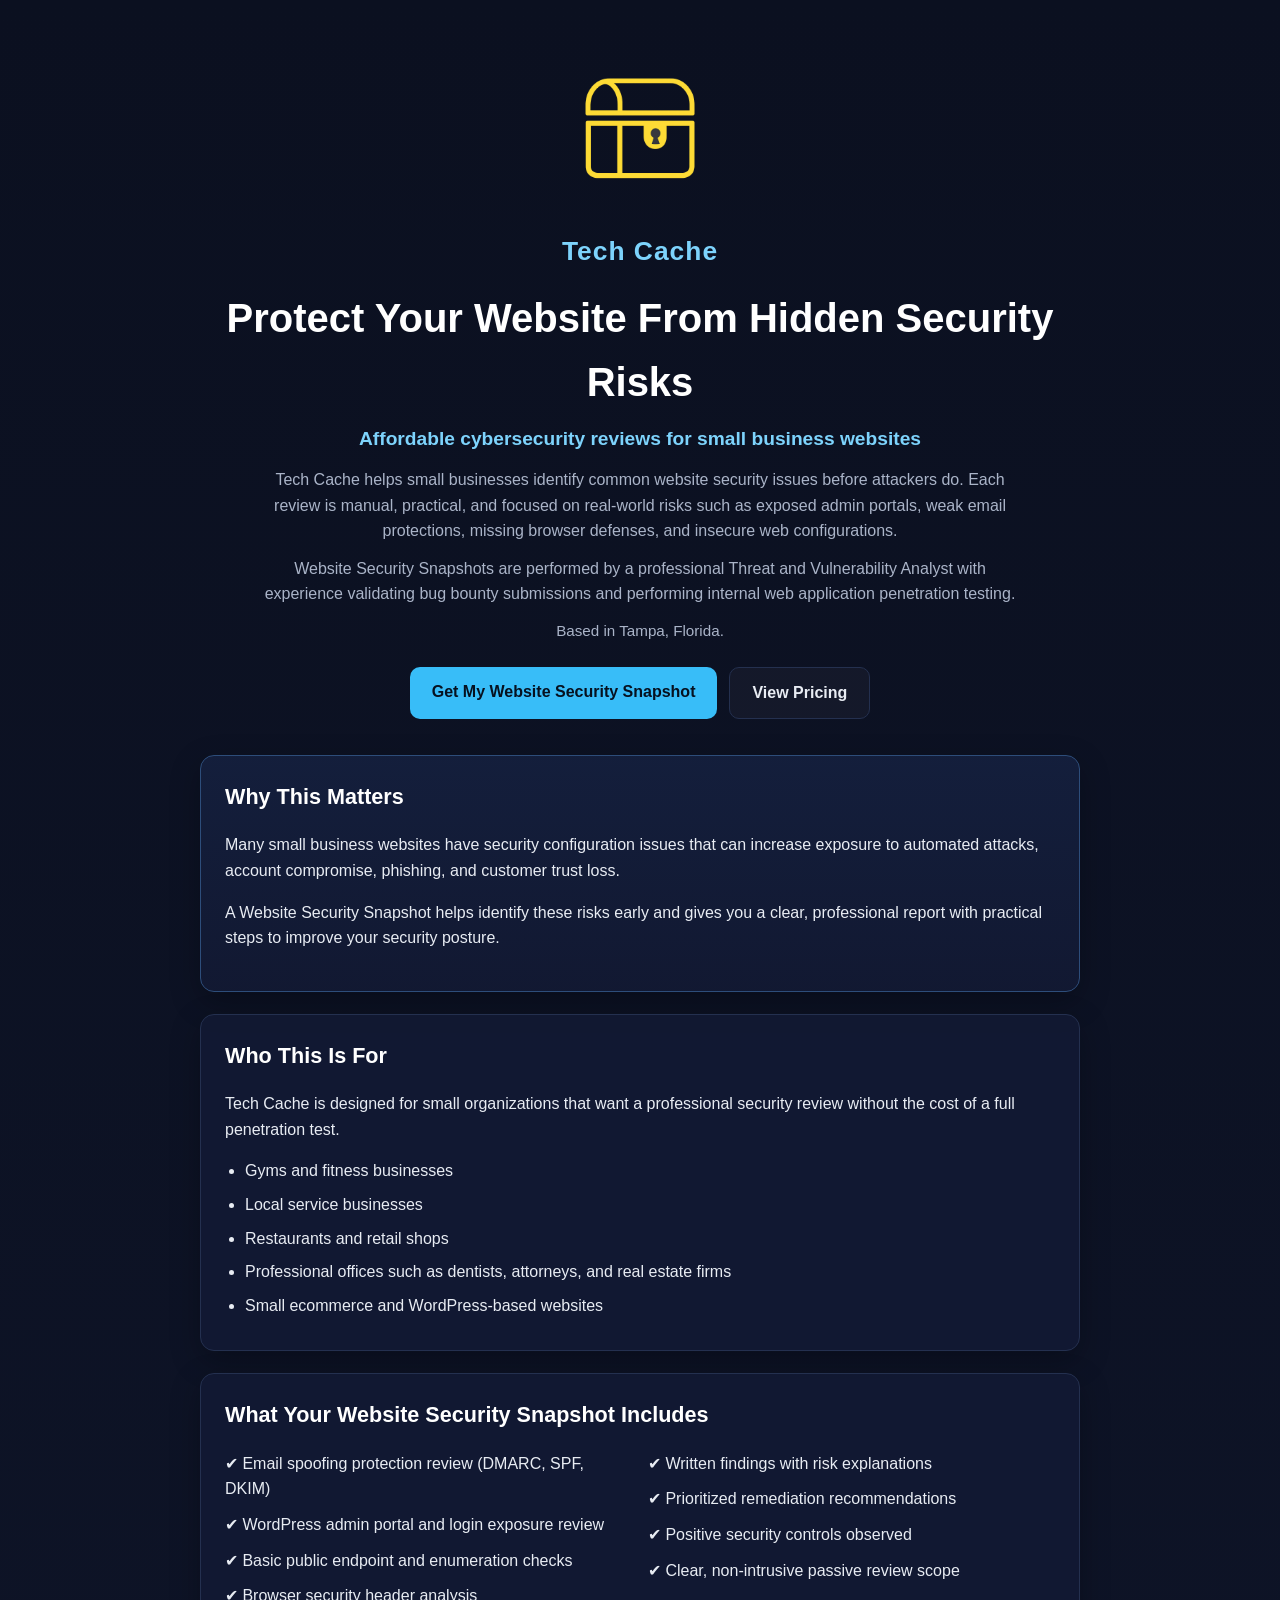
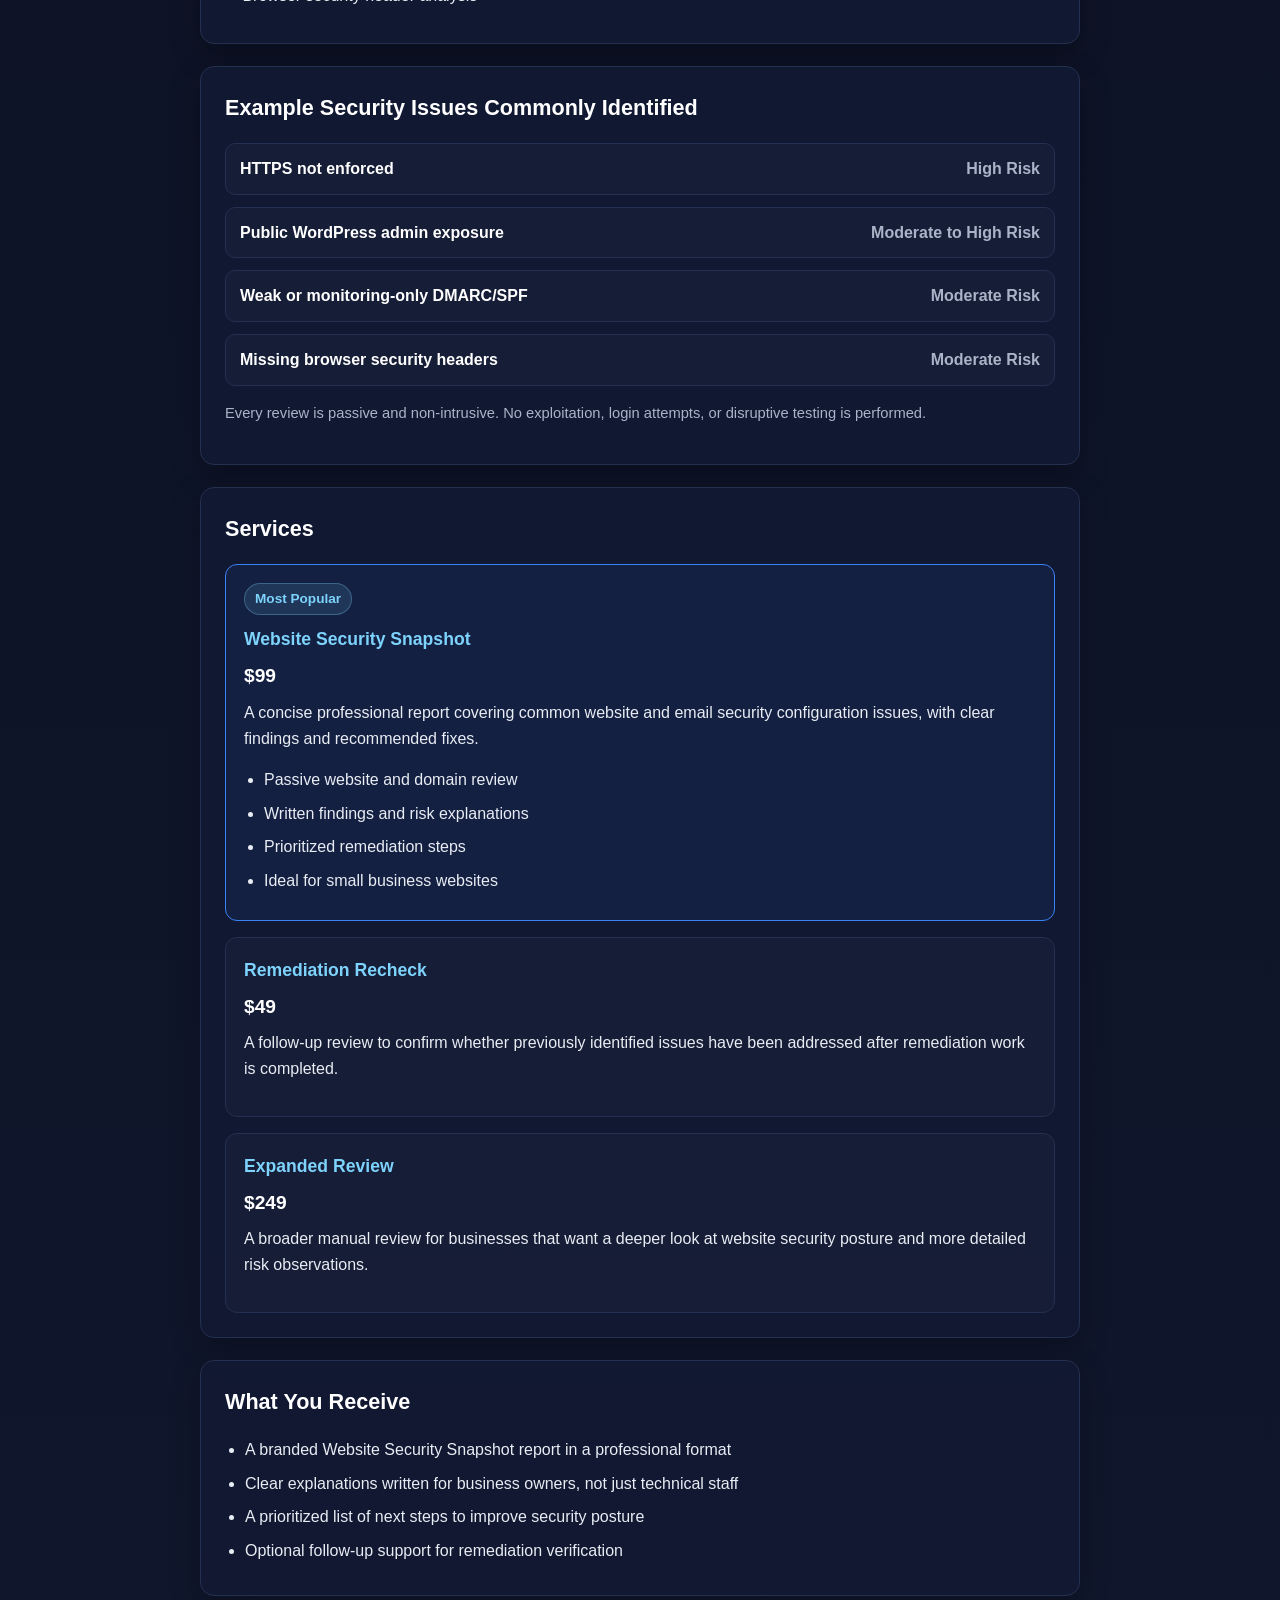
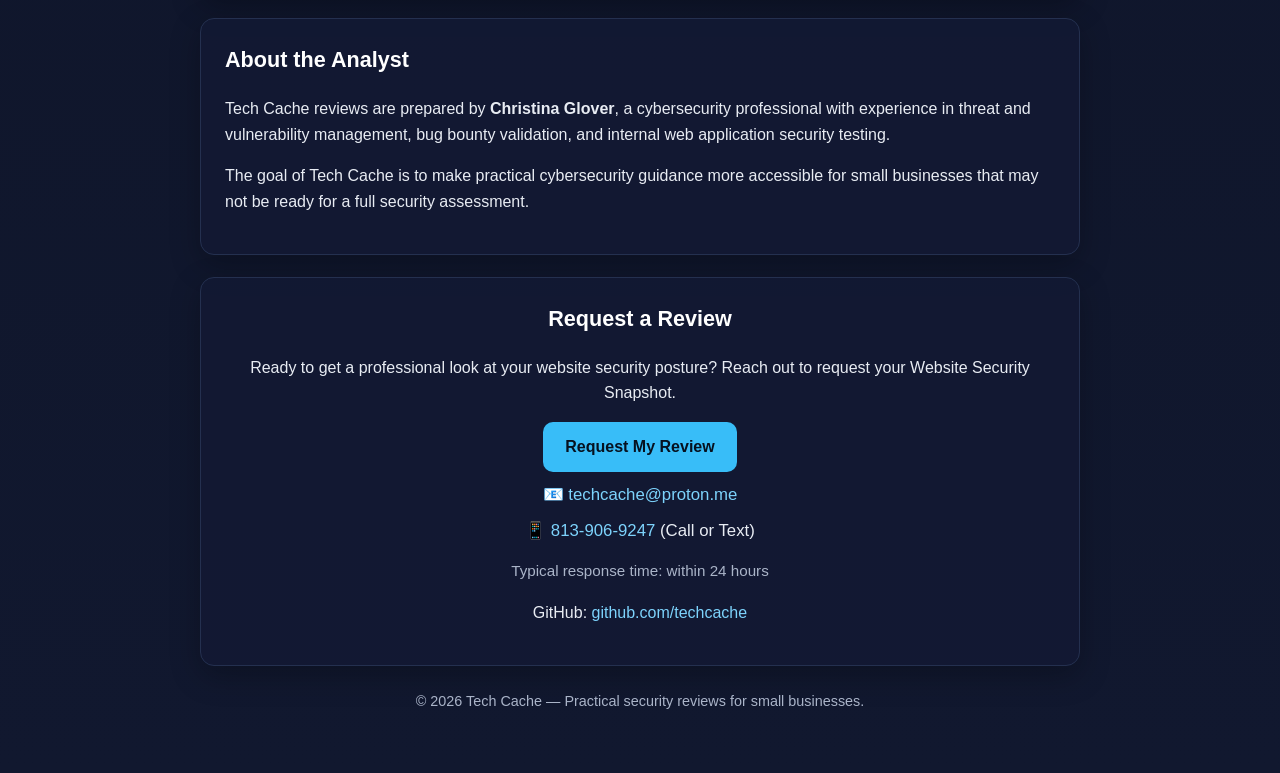
<file: index.html>
<!DOCTYPE html>
<html lang="en">
<head>
<meta charset="UTF-8">
<meta name="viewport" content="width=device-width, initial-scale=1.0">
<title>Tech Cache | Website Security Snapshot</title>

<meta name="description"
content="Tech Cache provides practical cybersecurity reviews for small business websites, including email security checks, WordPress exposure reviews, browser security header analysis, and affordable Website Security Snapshots.">

<style>
:root{
  --bg:#0b1020;
  --card:#121933;
  --text:#e8ecf3;
  --muted:#aab4c8;
  --accent:#7dd3fc;
  --accent2:#38bdf8;
  --border:#24304f;
  --button-text:#06111f;
}

*{
  box-sizing:border-box;
}

body{
  margin:0;
  font-family:Arial,Helvetica,sans-serif;
  background:linear-gradient(180deg,#0b1020 0%,#11182f 100%);
  color:var(--text);
  line-height:1.6;
}

.container{
  max-width:920px;
  margin:0 auto;
  padding:40px 20px 60px;
}

.hero{
  text-align:center;
  margin-bottom:36px;
}

.brand-header{
  display:flex;
  flex-direction:column;
  align-items:center;
  justify-content:center;
  gap:10px;
  margin-bottom:14px;
}

.logo{
  max-width:180px;
  height:auto;
  margin-bottom:0;
}

.brand{
  font-size:1.65rem;
  font-weight:700;
  color:var(--accent);
  letter-spacing:1px;
  margin:0;
}

h1{
  margin:0 0 10px;
  font-size:2.5rem;
  color:white;
}

.tagline{
  font-size:1.2rem;
  color:var(--accent);
  margin-bottom:12px;
  font-weight:700;
}

.subtext{
  max-width:760px;
  margin:0 auto 12px;
  color:var(--muted);
  font-size:1rem;
}

.location{
  color:var(--muted);
  font-size:0.95rem;
  margin-top:8px;
}

.cta-wrap{
  margin-top:24px;
  display:flex;
  flex-wrap:wrap;
  gap:12px;
  justify-content:center;
}

.cta-button{
  display:inline-block;
  background:var(--accent2);
  color:var(--button-text);
  padding:12px 22px;
  border-radius:10px;
  font-weight:700;
  text-decoration:none;
  transition:transform 0.15s ease, opacity 0.15s ease;
}

.cta-button:hover{
  text-decoration:none;
  opacity:0.95;
  transform:translateY(-1px);
}

.cta-secondary{
  display:inline-block;
  border:1px solid var(--border);
  color:var(--text);
  padding:12px 22px;
  border-radius:10px;
  font-weight:700;
  text-decoration:none;
  background:rgba(255,255,255,0.03);
  transition:transform 0.15s ease, opacity 0.15s ease, border-color 0.15s ease;
}

.cta-secondary:hover{
  text-decoration:none;
  opacity:0.95;
  transform:translateY(-1px);
  border-color:var(--accent2);
}

.card{
  background:rgba(18,25,51,0.9);
  border:1px solid var(--border);
  border-radius:14px;
  padding:24px;
  margin-bottom:22px;
  box-shadow:0 10px 30px rgba(0,0,0,0.25);
}

.highlight-card{
  border-color:#2d4d7a;
  background:linear-gradient(180deg, rgba(20,31,61,0.95) 0%, rgba(18,25,51,0.92) 100%);
}

h2{
  margin-top:0;
  color:white;
  font-size:1.35rem;
}

h3{
  margin-top:0;
}

p{
  margin-top:0;
}

ul{
  margin:12px 0 0 20px;
  padding:0;
}

li{
  margin-bottom:8px;
  color:var(--text);
}

.services{
  display:grid;
  gap:16px;
}

.service{
  padding:18px;
  border:1px solid var(--border);
  border-radius:12px;
  background:rgba(255,255,255,0.02);
}

.service.featured{
  border:1px solid #3b82f6;
  background:rgba(59,130,246,0.08);
}

.service h3{
  margin:0 0 8px;
  color:var(--accent);
  font-size:1.1rem;
}

.price{
  font-weight:bold;
  color:white;
  margin-bottom:8px;
  font-size:1.2rem;
}

.badge{
  display:inline-block;
  margin-bottom:10px;
  padding:4px 10px;
  border-radius:999px;
  background:rgba(125,211,252,0.12);
  border:1px solid rgba(125,211,252,0.3);
  color:var(--accent);
  font-size:0.85rem;
  font-weight:700;
}

.grid-2{
  display:grid;
  grid-template-columns:1fr 1fr;
  gap:16px;
}

.mini-list{
  list-style:none;
  margin:0;
  padding:0;
}

.mini-list li{
  margin-bottom:10px;
  padding-left:0;
}

.scorecard{
  display:grid;
  gap:12px;
  margin-top:14px;
}

.score-item{
  display:flex;
  justify-content:space-between;
  gap:12px;
  padding:12px 14px;
  border:1px solid var(--border);
  border-radius:10px;
  background:rgba(255,255,255,0.02);
}

.score-label{
  color:white;
  font-weight:600;
}

.score-status{
  color:var(--muted);
  font-weight:700;
}

.contact-box{
  text-align:center;
}

.contact-info{
  font-size:1.05rem;
  margin-top:10px;
}

.response-time{
  color:var(--muted);
  font-size:0.95rem;
  margin-top:14px;
}

.small-note{
  color:var(--muted);
  font-size:0.92rem;
}

a{
  color:var(--accent);
  text-decoration:none;
}

a:hover{
  color:var(--accent2);
  text-decoration:underline;
}

.footer{
  text-align:center;
  color:var(--muted);
  font-size:0.9rem;
  margin-top:24px;
}

@media (max-width:700px){
  .grid-2{
    grid-template-columns:1fr;
  }
}

@media (max-width:640px){
  h1{
    font-size:2rem;
  }

  .brand{
    font-size:1.4rem;
  }

  .container{
    padding-top:28px;
  }

  .logo{
    max-width:150px;
  }

  .cta-button,
  .cta-secondary{
    width:100%;
    max-width:340px;
  }
}
</style>
</head>

<body>

<div class="container">

  <header class="hero">
    <div class="brand-header">
      <img src="assets/logo.png" alt="Tech Cache logo" class="logo">
      <div class="brand">Tech Cache</div>
    </div>

    <h1>Protect Your Website From Hidden Security Risks</h1>

    <div class="tagline">Affordable cybersecurity reviews for small business websites</div>

    <p class="subtext">
      Tech Cache helps small businesses identify common website security issues
      before attackers do. Each review is manual, practical, and focused on
      real-world risks such as exposed admin portals, weak email protections,
      missing browser defenses, and insecure web configurations.
    </p>

    <p class="subtext">
      Website Security Snapshots are performed by a professional Threat and
      Vulnerability Analyst with experience validating bug bounty submissions
      and performing internal web application penetration testing.
    </p>

    <div class="location">Based in Tampa, Florida.</div>

    <div class="cta-wrap">
      <a href="mailto:techcache@proton.me?subject=Website%20Security%20Snapshot%20Request" class="cta-button">
        Get My Website Security Snapshot
      </a>

      <a href="#services" class="cta-secondary">
        View Pricing
      </a>
    </div>
  </header>

  <section class="card highlight-card">
    <h2>Why This Matters</h2>

    <p>
      Many small business websites have security configuration issues that can
      increase exposure to automated attacks, account compromise, phishing, and
      customer trust loss.
    </p>

    <p>
      A Website Security Snapshot helps identify these risks early and gives you
      a clear, professional report with practical steps to improve your security posture.
    </p>
  </section>

  <section class="card">
    <h2>Who This Is For</h2>

    <p>
      Tech Cache is designed for small organizations that want a professional
      security review without the cost of a full penetration test.
    </p>

    <ul>
      <li>Gyms and fitness businesses</li>
      <li>Local service businesses</li>
      <li>Restaurants and retail shops</li>
      <li>Professional offices such as dentists, attorneys, and real estate firms</li>
      <li>Small ecommerce and WordPress-based websites</li>
    </ul>
  </section>

  <section class="card">
    <h2>What Your Website Security Snapshot Includes</h2>

    <div class="grid-2">
      <div>
        <ul class="mini-list">
          <li>✔ Email spoofing protection review (DMARC, SPF, DKIM)</li>
          <li>✔ WordPress admin portal and login exposure review</li>
          <li>✔ Basic public endpoint and enumeration checks</li>
          <li>✔ Browser security header analysis</li>
        </ul>
      </div>

      <div>
        <ul class="mini-list">
          <li>✔ Written findings with risk explanations</li>
          <li>✔ Prioritized remediation recommendations</li>
          <li>✔ Positive security controls observed</li>
          <li>✔ Clear, non-intrusive passive review scope</li>
        </ul>
      </div>
    </div>
  </section>

  <section class="card">
    <h2>Example Security Issues Commonly Identified</h2>

    <div class="scorecard">
      <div class="score-item">
        <div class="score-label">HTTPS not enforced</div>
        <div class="score-status">High Risk</div>
      </div>
      <div class="score-item">
        <div class="score-label">Public WordPress admin exposure</div>
        <div class="score-status">Moderate to High Risk</div>
      </div>
      <div class="score-item">
        <div class="score-label">Weak or monitoring-only DMARC/SPF</div>
        <div class="score-status">Moderate Risk</div>
      </div>
      <div class="score-item">
        <div class="score-label">Missing browser security headers</div>
        <div class="score-status">Moderate Risk</div>
      </div>
    </div>

    <p class="small-note" style="margin-top:16px;">
      Every review is passive and non-intrusive. No exploitation, login attempts,
      or disruptive testing is performed.
    </p>
  </section>

  <section class="card" id="services">
    <h2>Services</h2>

    <div class="services">
      <div class="service featured">
        <div class="badge">Most Popular</div>
        <h3>Website Security Snapshot</h3>
        <div class="price">$99</div>
        <p>
          A concise professional report covering common website and email
          security configuration issues, with clear findings and recommended fixes.
        </p>
        <ul>
          <li>Passive website and domain review</li>
          <li>Written findings and risk explanations</li>
          <li>Prioritized remediation steps</li>
          <li>Ideal for small business websites</li>
        </ul>
      </div>

      <div class="service">
        <h3>Remediation Recheck</h3>
        <div class="price">$49</div>
        <p>
          A follow-up review to confirm whether previously identified issues
          have been addressed after remediation work is completed.
        </p>
      </div>

      <div class="service">
        <h3>Expanded Review</h3>
        <div class="price">$249</div>
        <p>
          A broader manual review for businesses that want a deeper look at
          website security posture and more detailed risk observations.
        </p>
      </div>
    </div>
  </section>

  <section class="card">
    <h2>What You Receive</h2>

    <ul>
      <li>A branded Website Security Snapshot report in a professional format</li>
      <li>Clear explanations written for business owners, not just technical staff</li>
      <li>A prioritized list of next steps to improve security posture</li>
      <li>Optional follow-up support for remediation verification</li>
    </ul>
  </section>

  <section class="card">
    <h2>About the Analyst</h2>

    <p>
      Tech Cache reviews are prepared by <strong>Christina Glover</strong>, a
      cybersecurity professional with experience in threat and vulnerability
      management, bug bounty validation, and internal web application security testing.
    </p>

    <p>
      The goal of Tech Cache is to make practical cybersecurity guidance more
      accessible for small businesses that may not be ready for a full security assessment.
    </p>
  </section>

  <section class="card contact-box">
    <h2>Request a Review</h2>

    <p>
      Ready to get a professional look at your website security posture?
      Reach out to request your Website Security Snapshot.
    </p>

    <div class="cta-wrap" style="margin-top:10px; margin-bottom:10px;">
      <a href="mailto:techcache@proton.me?subject=Website%20Security%20Snapshot%20Request" class="cta-button">
        Request My Review
      </a>
    </div>

    <div class="contact-info">
      📧 <a href="mailto:techcache@proton.me">techcache@proton.me</a>
    </div>

    <div class="contact-info">
      📱 <a href="tel:+18139069247">813-906-9247</a> (Call or Text)
    </div>

    <div class="response-time">
      Typical response time: within 24 hours
    </div>

    <p style="margin-top:16px;">
      GitHub:
      <a href="https://github.com/techcache" target="_blank" rel="noopener noreferrer">
        github.com/techcache
      </a>
    </p>
  </section>

  <div class="footer">
    © 2026 Tech Cache — Practical security reviews for small businesses.
  </div>

</div>

</body>
</html>
</file>
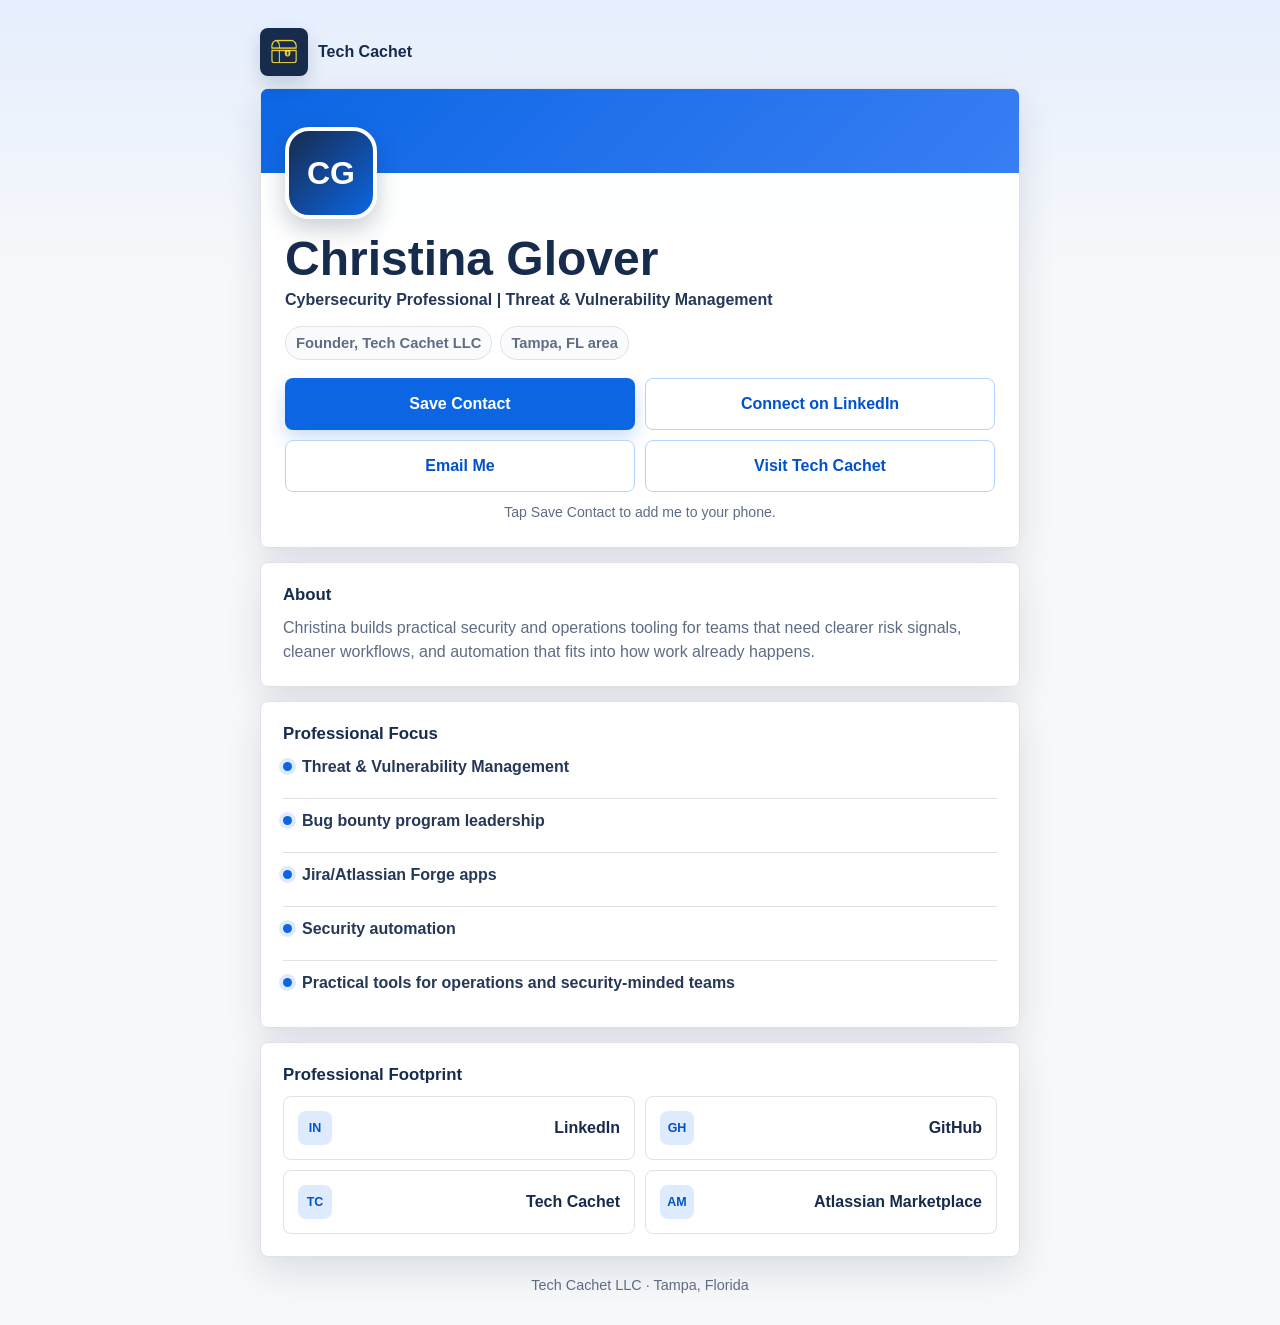
<file: card/index.html>
<!DOCTYPE html>
<html lang="en">
<head>
<meta charset="UTF-8">
<meta name="viewport" content="width=device-width, initial-scale=1.0, viewport-fit=cover">
<meta name="description" content="Digital business card for Christina Glover, Cybersecurity Professional and Founder of Tech Cachet LLC in the Tampa, FL area. Save contact details, connect on LinkedIn, and explore Tech Cachet.">
<meta name="theme-color" content="#0c66e4">
<link rel="canonical" href="https://techcachet.com/card/">
<link rel="icon" href="/assets/favicon.png" type="image/png" sizes="32x32">
<link rel="icon" href="/assets/favicon-48.png" type="image/png" sizes="48x48">
<link rel="apple-touch-icon" href="/assets/apple-touch-icon.png" sizes="180x180">
<title>Christina Glover | Tech Cachet Digital Card</title>
<style>
:root{
  --bg:#f7f8fa;
  --surface:#ffffff;
  --surface-blue:#f1f7ff;
  --text:#172b4d;
  --muted:#5e6c84;
  --blue:#0c66e4;
  --blue-dark:#0052cc;
  --blue-soft:#deebff;
  --border:#dfe1e6;
  --shadow:0 14px 36px rgba(9,30,66,0.12);
  --radius:8px;
  --max:760px;
}

*{box-sizing:border-box}

html{min-height:100%;background:var(--bg)}

body{
  margin:0;
  min-height:100%;
  font-family:-apple-system,BlinkMacSystemFont,"Segoe UI",Roboto,Helvetica,Arial,sans-serif;
  color:var(--text);
  background:
    linear-gradient(180deg,rgba(222,235,255,0.72) 0,rgba(247,248,250,0) 280px),
    var(--bg);
  line-height:1.5;
  padding:
    max(18px, env(safe-area-inset-top))
    max(16px, env(safe-area-inset-right))
    max(28px, env(safe-area-inset-bottom))
    max(16px, env(safe-area-inset-left));
}

a{color:inherit}

.page{
  width:min(100%,var(--max));
  margin:0 auto;
}

.brand-link{
  display:inline-flex;
  align-items:center;
  gap:10px;
  min-height:44px;
  margin:0 0 12px;
  color:var(--text);
  text-decoration:none;
  font-weight:700;
}

.brand-mark{
  display:inline-grid;
  place-items:center;
  width:48px;
  height:48px;
  border-radius:8px;
  background:#172b4d;
  box-shadow:0 8px 18px rgba(9,30,66,0.16);
}

.brand-mark img{
  width:42px;
  height:42px;
  object-fit:contain;
}

.brand-link:focus-visible,
.button:focus-visible,
.link-card:focus-visible{
  outline:3px solid rgba(12,102,228,0.32);
  outline-offset:3px;
}

.profile-card,
.section-card{
  background:rgba(255,255,255,0.96);
  border:1px solid var(--border);
  border-radius:var(--radius);
  box-shadow:var(--shadow);
}

.profile-card{
  overflow:hidden;
}

.hero-band{
  height:84px;
  background:
    linear-gradient(135deg,rgba(12,102,228,0.98),rgba(64,130,246,0.86)),
    var(--blue);
}

.profile-body{
  padding:0 18px 20px;
}

.avatar{
  display:grid;
  place-items:center;
  width:92px;
  height:92px;
  margin-top:-46px;
  border:4px solid var(--surface);
  border-radius:24px;
  background:linear-gradient(135deg,#172b4d,#0c66e4);
  color:#fff;
  font-size:2rem;
  font-weight:800;
  letter-spacing:0;
  box-shadow:0 10px 24px rgba(9,30,66,0.22);
}

h1{
  margin:16px 0 4px;
  font-size:clamp(2rem,10vw,3rem);
  line-height:1.02;
  letter-spacing:0;
}

.title{
  margin:0;
  color:#253858;
  font-size:1rem;
  font-weight:700;
}

.meta{
  display:flex;
  flex-wrap:wrap;
  gap:8px;
  margin:14px 0 0;
  padding:0;
  list-style:none;
}

.meta li{
  display:inline-flex;
  align-items:center;
  min-height:32px;
  padding:5px 10px;
  border:1px solid var(--border);
  border-radius:999px;
  background:#fafbfc;
  color:var(--muted);
  font-size:0.92rem;
  font-weight:600;
}

.cta-list{
  display:grid;
  gap:10px;
  margin:18px 0 0;
}

.cta-hint{
  margin:10px 0 0;
  color:var(--muted);
  font-size:0.88rem;
  text-align:center;
}

.button{
  display:flex;
  align-items:center;
  justify-content:center;
  min-height:52px;
  padding:13px 16px;
  border:1px solid transparent;
  border-radius:var(--radius);
  text-decoration:none;
  font-weight:800;
  transition:background 0.16s ease,border-color 0.16s ease,color 0.16s ease,transform 0.16s ease,box-shadow 0.16s ease;
  touch-action:manipulation;
}

.button:hover,
.button:active{
  transform:translateY(-1px);
}

.button-primary{
  background:var(--blue);
  color:#fff;
  box-shadow:0 8px 18px rgba(12,102,228,0.22);
}

.button-primary:hover,
.button-primary:active{
  background:var(--blue-dark);
}

.button-secondary{
  background:#fff;
  border-color:#b3d4ff;
  color:var(--blue-dark);
}

.button-secondary:hover,
.button-secondary:active{
  background:var(--surface-blue);
  border-color:var(--blue);
}

.section-card{
  margin-top:14px;
  padding:18px;
}

.section-card h2{
  margin:0 0 10px;
  font-size:1.05rem;
  line-height:1.25;
}

.section-card p{
  margin:0;
  color:var(--muted);
}

.focus-list{
  display:grid;
  gap:9px;
  margin:0;
  padding:0;
  list-style:none;
}

.focus-list li{
  display:flex;
  gap:10px;
  align-items:flex-start;
  padding:10px 0;
  border-top:1px solid var(--border);
  color:#253858;
  font-weight:650;
}

.focus-list li:first-child{
  border-top:0;
  padding-top:0;
}

.focus-list li::before{
  content:"";
  width:9px;
  height:9px;
  margin-top:7px;
  border-radius:50%;
  background:var(--blue);
  box-shadow:0 0 0 4px var(--blue-soft);
  flex:0 0 auto;
}

.link-grid{
  display:grid;
  grid-template-columns:1fr;
  gap:10px;
}

.link-card{
  display:flex;
  align-items:center;
  justify-content:space-between;
  gap:12px;
  min-height:58px;
  padding:14px;
  border:1px solid var(--border);
  border-radius:var(--radius);
  background:#fff;
  color:var(--text);
  text-decoration:none;
  font-weight:800;
  transition:background 0.16s ease,border-color 0.16s ease,transform 0.16s ease,box-shadow 0.16s ease;
}

.link-card:hover,
.link-card:active{
  border-color:#85b8ff;
  background:var(--surface-blue);
  box-shadow:0 8px 18px rgba(9,30,66,0.08);
  transform:translateY(-1px);
}

.link-card span{
  display:inline-flex;
  align-items:center;
  justify-content:center;
  width:34px;
  height:34px;
  border-radius:8px;
  background:var(--blue-soft);
  color:var(--blue-dark);
  font-size:0.78rem;
  letter-spacing:0;
  flex:0 0 auto;
}

footer{
  padding:18px 4px 0;
  color:var(--muted);
  text-align:center;
  font-size:0.9rem;
}

@media (min-width:640px){
  body{padding-top:28px}
  .profile-body{padding:0 24px 24px}
  .cta-list{grid-template-columns:repeat(2,1fr)}
  .link-grid{grid-template-columns:repeat(2,1fr)}
  .section-card{padding:22px}
}

@media (hover:none){
  .button:hover,
  .link-card:hover{
    transform:none;
    box-shadow:none;
  }
}
</style>
</head>
<body>
<main class="page" aria-labelledby="card-title">
  <a class="brand-link" href="/" aria-label="Tech Cachet home">
    <span class="brand-mark"><img src="/assets/logo.png" alt="" width="42" height="42"></span>
    <span>Tech Cachet</span>
  </a>

  <article class="profile-card">
    <div class="hero-band" aria-hidden="true"></div>
    <div class="profile-body">
      <div class="avatar" aria-hidden="true">CG</div>
      <h1 id="card-title">Christina Glover</h1>
      <p class="title">Cybersecurity Professional | Threat &amp; Vulnerability Management</p>
      <ul class="meta" aria-label="Professional details">
        <li>Founder, Tech Cachet LLC</li>
        <li>Tampa, FL area</li>
      </ul>

      <!-- Update contact actions here when profile URLs or email addresses change. -->
      <nav class="cta-list" aria-label="Primary contact actions">
        <a class="button button-primary" href="/christina-glover.vcf" type="text/vcard">Save Contact</a>
        <a class="button button-secondary" href="https://linkedin.com/in/christina-glover-952b33120">Connect on LinkedIn</a>
        <a class="button button-secondary" href="mailto:christina.glover@techcachet.com">Email Me</a>
        <a class="button button-secondary" href="/">Visit Tech Cachet</a>
      </nav>
      <p class="cta-hint">Tap Save Contact to add me to your phone.</p>
    </div>
  </article>

  <section class="section-card" aria-labelledby="intro-heading">
    <h2 id="intro-heading">About</h2>
    <p>Christina builds practical security and operations tooling for teams that need clearer risk signals, cleaner workflows, and automation that fits into how work already happens.</p>
  </section>

  <section class="section-card" aria-labelledby="focus-heading">
    <h2 id="focus-heading">Professional Focus</h2>
    <ul class="focus-list">
      <li>Threat &amp; Vulnerability Management</li>
      <li>Bug bounty program leadership</li>
      <li>Jira/Atlassian Forge apps</li>
      <li>Security automation</li>
      <li>Practical tools for operations and security-minded teams</li>
    </ul>
  </section>

  <section class="section-card" aria-labelledby="links-heading">
    <h2 id="links-heading">Professional Footprint</h2>
    <!-- Update professional footprint links here. -->
    <div class="link-grid">
      <a class="link-card" href="https://linkedin.com/in/christina-glover-952b33120"><span>IN</span>LinkedIn</a>
      <a class="link-card" href="https://github.com/techcachet"><span>GH</span>GitHub</a>
      <a class="link-card" href="/"><span>TC</span>Tech Cachet</a>
      <a class="link-card" href="https://marketplace.atlassian.com/vendors/703901290/tech-cachet"><span>AM</span>Atlassian Marketplace</a>
    </div>
  </section>

</main>

<footer>
  Tech Cachet LLC &middot; Tampa, Florida
</footer>
</body>
</html>
</file>
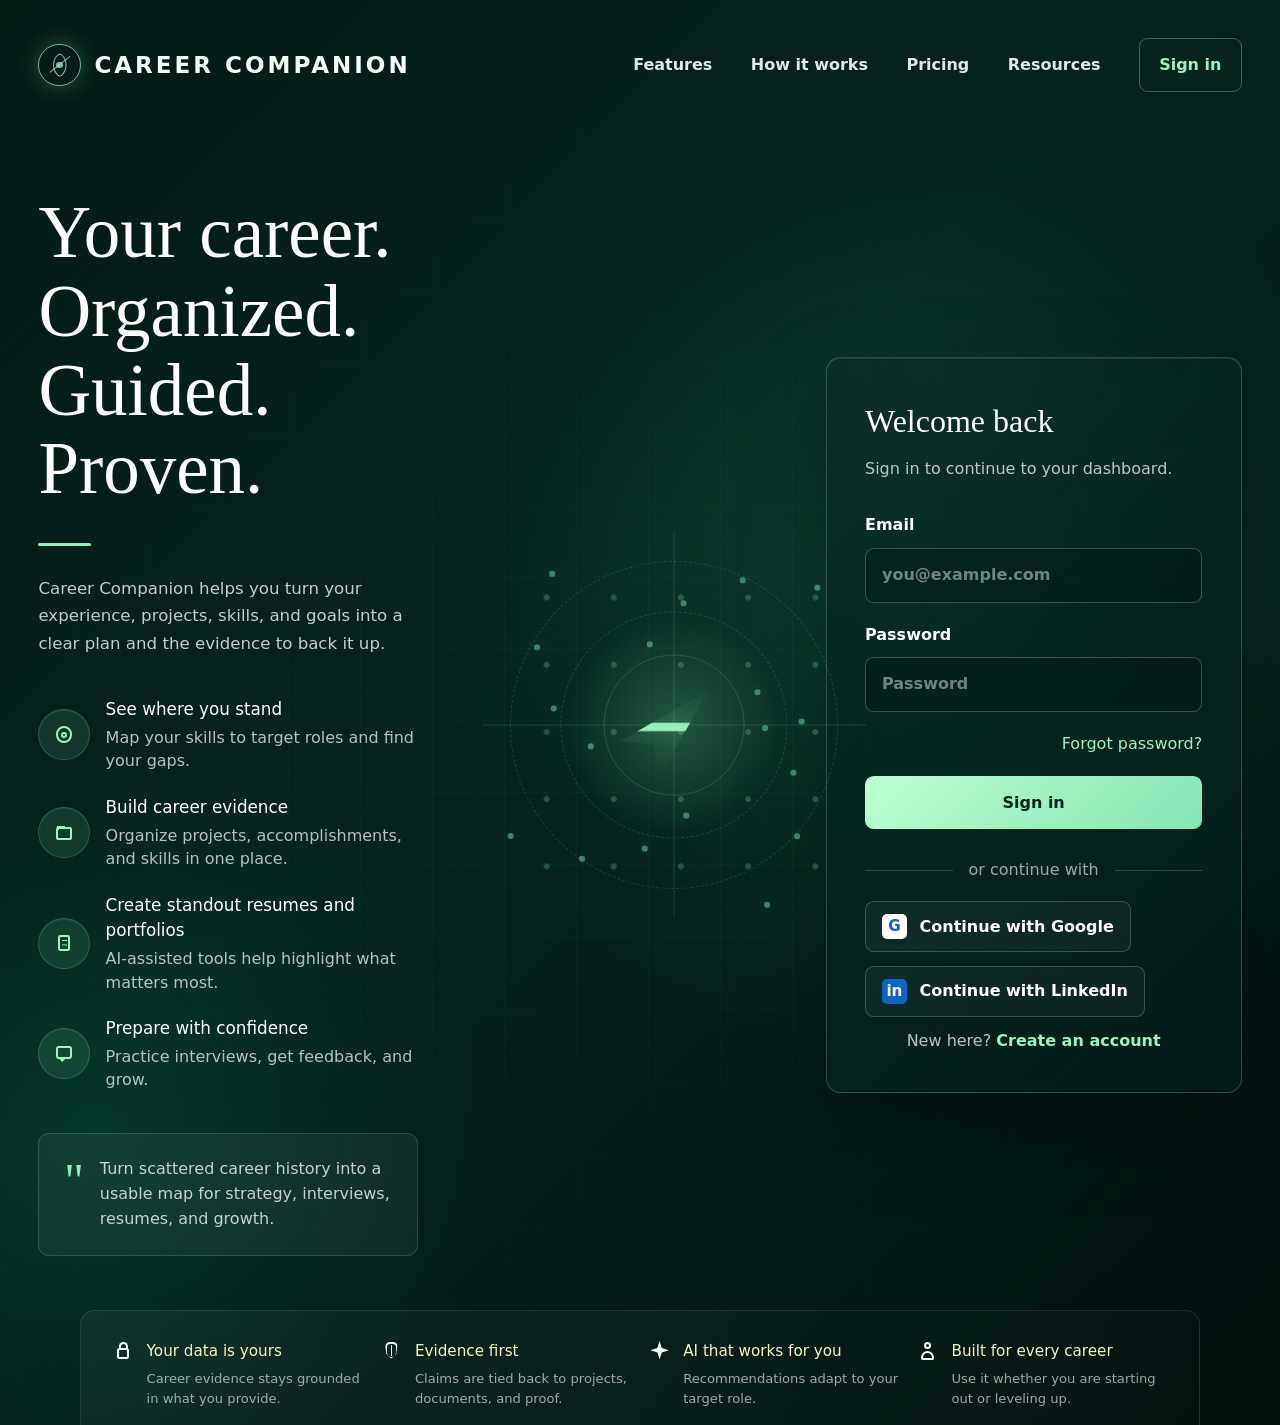
<file: career-companion/index.html>
<!doctype html>
<html lang="en">
  <head>
    <meta charset="UTF-8" />
    <meta name="viewport" content="width=device-width, initial-scale=1.0" />
    <title>Career Companion</title>
    <script type="module" crossorigin src="/career-companion/assets/index-DNNbYxSp.js"></script>
    <link rel="stylesheet" crossorigin href="/career-companion/assets/index-Baxp_BqP.css">
  </head>

  <body>
    <div id="root"></div>
  </body>
</html>
</file>
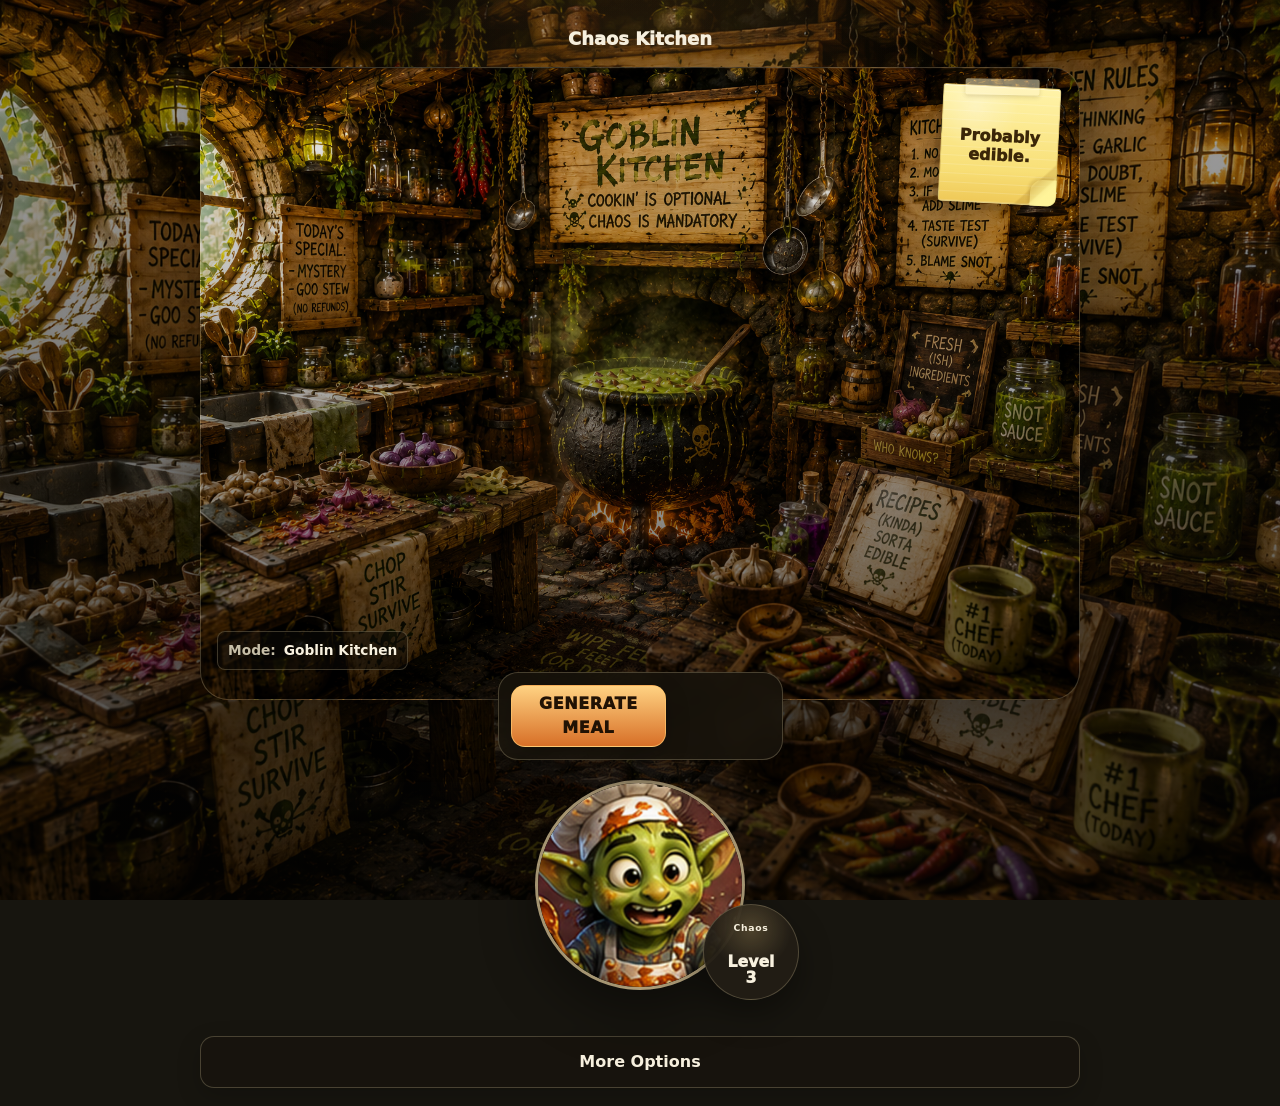
<file: chaoskitchen/index.html>
<!DOCTYPE html>
<html lang="en">
<head>
  <meta charset="UTF-8">
  <meta name="viewport" content="width=device-width, initial-scale=1.0, viewport-fit=cover">
  <meta name="theme-color" content="#17150f">
  <meta name="description" content="Chaos Kitchen is a playful recipe chaos generator for low-pressure, good-enough meals with personality.">
  <title>Chaos Kitchen | Tech Cachet</title>
  <link rel="icon" href="../assets/favicon.png" type="image/png" sizes="32x32">
  <link rel="apple-touch-icon" href="../assets/apple-touch-icon.png" sizes="180x180">
  <link rel="preload" href="../assets/goblin/goblin_background.png" as="image" type="image/png">
  <link rel="preload" href="../assets/goblin/goblin_idle.svg" as="image" type="image/svg+xml">
  <style>
    :root {
      color-scheme: dark;
      --bg: #17150f;
      --ink: #f8f1df;
      --muted: #c7bfa8;
      --dim: #8e866f;
      --panel: rgba(35, 30, 21, 0.9);
      --panel-strong: rgba(49, 41, 29, 0.95);
      --line: rgba(248, 231, 180, 0.22);
      --line-strong: rgba(248, 231, 180, 0.42);
      --ember: #ffb347;
      --ember-dark: #b85c20;
      --green: #8ddf76;
      --teal: #7bd8cf;
      --blue: #8eb8ff;
      --red: #ff7777;
      --gold: #e7c66a;
      --shadow: rgba(0, 0, 0, 0.42);
      --radius: 8px;
      --content: 430px;
      --gutter: clamp(12px, 4vw, 18px);
      --safe-top: env(safe-area-inset-top, 0px);
      --safe-bottom: env(safe-area-inset-bottom, 0px);
      --font: Inter, ui-sans-serif, system-ui, -apple-system, BlinkMacSystemFont, "Segoe UI", sans-serif;
      --display: Georgia, "Times New Roman", serif;
      --mode-bg: url("backgrounds/goblin.png");
      --mode-bg-position: center center;
    }

    * { box-sizing: border-box; }

    html { min-height: 100%; }

    body {
      margin: 0;
      min-height: 100dvh;
      background:
        linear-gradient(180deg, rgba(8, 7, 5, 0.22), rgba(8, 7, 5, 0.58)),
        var(--mode-bg) var(--mode-bg-position) / cover fixed,
        var(--bg);
      color: var(--ink);
      font-family: var(--font);
      line-height: 1.5;
    }

    body::before {
      content: "";
      position: fixed;
      inset: 0;
      pointer-events: none;
      background:
        radial-gradient(circle at 16% 16%, rgba(255, 179, 71, 0.17), transparent 30%),
        radial-gradient(circle at 78% 12%, rgba(123, 216, 207, 0.12), transparent 24%),
        linear-gradient(90deg, rgba(0, 0, 0, 0.42), transparent 28%, transparent 72%, rgba(0, 0, 0, 0.45)),
        repeating-linear-gradient(0deg, rgba(255,255,255,0.025), rgba(255,255,255,0.025) 1px, transparent 1px, transparent 4px);
      mix-blend-mode: screen;
      opacity: 0.62;
    }

    button,
    input,
    textarea,
    select {
      font: inherit;
    }

    button {
      color: inherit;
      cursor: pointer;
    }

    a {
      color: var(--teal);
      text-decoration: none;
    }

    a:hover { text-decoration: underline; }

    .shell {
      position: relative;
      z-index: 1;
      width: min(var(--content), calc(100vw - 2 * var(--gutter)));
      margin: 0 auto;
      padding: max(20px, var(--safe-top)) 0 max(28px, var(--safe-bottom));
    }

    .topbar {
      display: flex;
      align-items: center;
      justify-content: space-between;
      gap: 16px;
      padding: 14px 0 20px;
    }

    .brand {
      display: inline-flex;
      align-items: center;
      gap: 12px;
      color: var(--ink);
      font-weight: 800;
      letter-spacing: 0.02em;
    }

    .brand-mark {
      width: 44px;
      height: 44px;
      border: 1px solid var(--line-strong);
      border-radius: 50%;
      background: rgba(21, 18, 12, 0.8);
      display: grid;
      place-items: center;
      overflow: hidden;
      box-shadow: 0 10px 24px var(--shadow);
    }

    .brand-mark img {
      width: 92%;
      height: 92%;
      object-fit: contain;
    }

    .home-link {
      display: inline-flex;
      align-items: center;
      justify-content: center;
      min-height: 40px;
      padding: 8px 12px;
      border: 1px solid var(--line);
      border-radius: var(--radius);
      background: rgba(12, 10, 7, 0.42);
      color: var(--muted);
      font-weight: 700;
      font-size: 0.9rem;
    }

    .app-hero {
      display: grid;
      grid-template-columns: minmax(0, 1fr) minmax(280px, 380px);
      align-items: end;
      gap: clamp(18px, 4vw, 44px);
      min-height: min(720px, calc(100dvh - 96px));
      padding: clamp(18px, 3vw, 34px) 0 26px;
    }

    .hero-copy {
      max-width: 720px;
      padding-bottom: 18px;
    }

    .hero-copy.is-compact {
      max-width: 560px;
    }

    .eyebrow {
      display: inline-flex;
      align-items: center;
      gap: 8px;
      margin: 0 0 12px;
      color: var(--ember);
      font-size: 0.82rem;
      font-weight: 900;
      letter-spacing: 0.16em;
      text-transform: uppercase;
    }

    .spark {
      width: 9px;
      height: 9px;
      border-radius: 50%;
      background: var(--green);
      box-shadow: 0 0 18px rgba(141, 223, 118, 0.9);
    }

    h1 {
      margin: 0;
      font-family: var(--display);
      font-size: clamp(3rem, 10vw, 8rem);
      line-height: 0.9;
      letter-spacing: 0;
      max-width: 9ch;
      text-shadow: 0 10px 40px rgba(0, 0, 0, 0.55);
    }

    .hero-question {
      margin: 22px 0 0;
      font-size: clamp(1.15rem, 2.2vw, 1.55rem);
      color: #fff5d7;
      font-weight: 800;
    }

    .hero-note {
      max-width: 60ch;
      margin: 10px 0 0;
      color: var(--muted);
      font-size: 1.02rem;
    }

    .hero-actions {
      display: flex;
      flex-wrap: wrap;
      align-items: center;
      gap: 12px;
      margin-top: 24px;
    }

    .mode-status {
      display: inline-flex;
      align-items: center;
      gap: 8px;
      margin-top: 14px;
      padding: 8px 10px;
      border: 1px solid var(--line);
      border-radius: var(--radius);
      background: rgba(12, 10, 7, 0.5);
      color: var(--muted);
      font-weight: 850;
    }

    .mode-status strong {
      color: var(--ink);
    }

    .primary-btn,
    .secondary-btn,
    .icon-btn,
    .mode-btn,
    .chip,
    .select-wrap select {
      border: 1px solid var(--line);
      border-radius: var(--radius);
      background: rgba(24, 20, 14, 0.78);
      color: var(--ink);
      box-shadow: 0 8px 24px rgba(0, 0, 0, 0.2);
    }

    .primary-btn {
      min-height: 58px;
      padding: 0 24px;
      border-color: rgba(255, 197, 108, 0.72);
      background: linear-gradient(180deg, #ffd282, #d76f27);
      color: #211204;
      font-weight: 1000;
      letter-spacing: 0.04em;
      text-transform: uppercase;
    }

    .primary-btn:hover {
      filter: brightness(1.05);
      transform: translateY(-1px);
    }

    .secondary-btn,
    .icon-btn {
      min-height: 44px;
      padding: 0 14px;
      font-weight: 800;
    }

    .secondary-btn:hover,
    .icon-btn:hover,
    .mode-btn:hover,
    .chip:hover {
      border-color: var(--line-strong);
      background: rgba(43, 36, 25, 0.92);
    }

    .goblin-display {
      align-self: stretch;
      display: grid;
      align-items: end;
      min-height: 400px;
      position: relative;
    }

    .goblin-button {
      position: relative;
      display: block;
      width: min(100%, 360px);
      margin: 0 auto;
      padding: 0;
      border: 0;
      background: transparent;
      color: inherit;
    }

    .goblin-button:focus-visible {
      outline: 2px solid var(--green);
      outline-offset: 8px;
      border-radius: 12px;
    }

    .goblin-display::before {
      content: "";
      position: absolute;
      inset: auto 6% 0;
      height: 44%;
      background:
        radial-gradient(ellipse at center, rgba(255, 179, 71, 0.24), transparent 62%),
        linear-gradient(180deg, transparent, rgba(0, 0, 0, 0.46));
      filter: blur(4px);
      pointer-events: none;
    }

    .goblin-art {
      position: relative;
      width: 100%;
      filter: drop-shadow(0 24px 24px rgba(0, 0, 0, 0.55));
      animation: bob 5s ease-in-out infinite;
    }

    .goblin-art img {
      display: block;
      width: 100%;
      height: auto;
    }

    .speech {
      position: absolute;
      left: 8%;
      right: 8%;
      bottom: 82%;
      padding: 12px 14px;
      border: 2px solid rgba(42, 31, 17, 0.95);
      border-radius: 8px;
      background: linear-gradient(180deg, #fff4d2, #d9c08a);
      color: #281808;
      font-weight: 900;
      text-align: center;
      box-shadow: 5px 5px 0 rgba(0, 0, 0, 0.3);
      transform: rotate(-1.5deg);
    }

    .speech::after {
      content: "";
      position: absolute;
      left: 50%;
      bottom: -11px;
      width: 18px;
      height: 18px;
      background: #d9c08a;
      border-right: 2px solid rgba(42, 31, 17, 0.95);
      border-bottom: 2px solid rgba(42, 31, 17, 0.95);
      transform: translateX(-50%) rotate(45deg);
    }

    @keyframes bob {
      0%, 100% { transform: translateY(0) rotate(0deg); }
      50% { transform: translateY(-8px) rotate(0.8deg); }
    }

    .workspace {
      display: grid;
      grid-template-columns: minmax(260px, 340px) minmax(0, 1fr);
      gap: 18px;
      align-items: start;
      margin-top: -8px;
    }

    body:not(.has-recipe) .workspace {
      grid-template-columns: minmax(260px, 520px);
      justify-content: center;
      margin-top: 0;
    }

    body.has-recipe .topbar,
    body.has-recipe .app-hero,
    body.has-recipe .panel {
      display: none;
    }

    body.has-recipe .workspace {
      display: block;
      max-width: min(1180px, calc(100vw - 32px));
      margin: 0 auto;
      padding: 18px 0 max(32px, var(--safe-bottom));
    }

    .panel,
    .recipe-card {
      border: 1px solid var(--line);
      border-radius: var(--radius);
      background:
        linear-gradient(180deg, rgba(255, 255, 255, 0.04), transparent),
        var(--panel);
      box-shadow: 0 22px 60px rgba(0, 0, 0, 0.35);
      backdrop-filter: blur(10px);
    }

    .panel {
      position: sticky;
      top: 16px;
      padding: 16px;
    }

    .panel h2,
    .recipe-card h2,
    .section-title {
      margin: 0;
      font-size: 0.82rem;
      letter-spacing: 0.13em;
      text-transform: uppercase;
      color: var(--gold);
    }

    .mode-grid {
      display: grid;
      grid-template-columns: 1fr;
      gap: 8px;
      margin-top: 12px;
    }

    .mode-btn {
      display: flex;
      align-items: center;
      justify-content: space-between;
      gap: 10px;
      min-height: 42px;
      padding: 8px 10px;
      text-align: left;
      font-weight: 850;
    }

    .mode-btn[aria-pressed="true"] {
      border-color: rgba(141, 223, 118, 0.72);
      background: rgba(54, 73, 35, 0.92);
      color: #f3ffe8;
    }

    .mode-tag {
      color: var(--dim);
      font-size: 0.75rem;
      font-weight: 900;
    }

    .mode-btn[aria-pressed="true"] .mode-tag { color: #c7ffb8; }

    .control-block {
      margin-top: 18px;
      padding-top: 16px;
      border-top: 1px solid var(--line);
    }

    .slider-row,
    .toggle-row {
      display: flex;
      align-items: center;
      justify-content: space-between;
      gap: 12px;
      margin-top: 12px;
    }

    .slider-row input {
      width: 100%;
      accent-color: var(--ember);
    }

    .toggle-row label,
    .filters label {
      display: flex;
      align-items: center;
      gap: 8px;
      color: var(--muted);
      font-weight: 750;
      font-size: 0.92rem;
    }

    input[type="checkbox"] {
      width: 18px;
      height: 18px;
      accent-color: var(--green);
    }

    .filters {
      display: grid;
      grid-template-columns: 1fr 1fr;
      gap: 10px;
      margin-top: 12px;
    }

    .pantry-input,
    .exclude-input {
      width: 100%;
      min-height: 78px;
      margin-top: 10px;
      padding: 10px 11px;
      border: 1px solid var(--line);
      border-radius: var(--radius);
      resize: vertical;
      background: rgba(10, 8, 5, 0.48);
      color: var(--ink);
    }

    .pantry-input::placeholder,
    .exclude-input::placeholder {
      color: rgba(199, 191, 168, 0.68);
    }

    .recipe-card {
      grid-column: 1 / -1;
      position: relative;
      overflow: hidden;
      border: 1px solid var(--book-line, var(--line));
      border-radius: 14px;
      background:
        linear-gradient(90deg, transparent calc(50% - 1px), rgba(0, 0, 0, 0.18) 50%, transparent calc(50% + 1px)),
        var(--book-bg, rgba(24, 19, 12, 0.94));
      box-shadow: 0 30px 90px rgba(0, 0, 0, 0.42);
      color: var(--page-ink, var(--ink));
      transform: translateY(12px);
      opacity: 0;
      transition: opacity 0.28s ease, transform 0.28s ease;
    }

    .recipe-card.is-hidden {
      display: none;
    }

    .recipe-card.is-open {
      opacity: 1;
      transform: translateY(0);
    }

    .cookbook-label {
      display: flex;
      align-items: center;
      justify-content: space-between;
      gap: 12px;
      padding: 12px clamp(18px, 3vw, 28px);
      border-bottom: 1px solid var(--book-line, var(--line));
      background: var(--book-band, rgba(0, 0, 0, 0.18));
      color: var(--page-muted, var(--muted));
      font-weight: 900;
      letter-spacing: 0.08em;
      text-transform: uppercase;
      font-size: 0.8rem;
    }

    .book-stamp {
      color: var(--book-accent, var(--gold));
    }

    .more-options {
      margin-top: 16px;
    }

    .more-options[hidden] {
      display: none;
    }

    .chaos-select {
      width: 100%;
      min-height: 46px;
      margin-top: 12px;
      padding: 0 12px;
      border: 1px solid var(--line);
      border-radius: var(--radius);
      background: rgba(10, 8, 5, 0.54);
      color: var(--ink);
      font-weight: 850;
    }

    .recipe-header {
      display: grid;
      grid-template-columns: minmax(0, 1fr) minmax(210px, 300px);
      gap: 18px;
      padding: clamp(18px, 3vw, 28px);
      background: var(--page-bg, rgba(0, 0, 0, 0.16));
      border-bottom: 1px solid var(--book-line, var(--line));
    }

    .recipe-kicker {
      display: flex;
      flex-wrap: wrap;
      gap: 8px;
      margin-bottom: 12px;
    }

    .pill {
      display: inline-flex;
      align-items: center;
      min-height: 28px;
      padding: 4px 9px;
      border: 1px solid var(--line);
      border-radius: 999px;
      color: var(--page-muted, var(--muted));
      background: var(--pill-bg, rgba(0, 0, 0, 0.2));
      font-weight: 850;
      font-size: 0.78rem;
    }

    .recipe-title {
      margin: 0;
      font-family: var(--display);
      font-size: clamp(2.2rem, 5vw, 4.6rem);
      line-height: 0.95;
      letter-spacing: 0;
      color: var(--page-ink, var(--ink));
    }

    .recipe-description {
      max-width: 65ch;
      margin: 14px 0 0;
      color: var(--page-ink, #f2e7c8);
      font-size: 1.08rem;
    }

    .mode-commentary {
      max-width: 66ch;
      margin: 14px 0 0;
      padding: 12px 14px;
      border: 1px solid var(--page-line, var(--line));
      border-left: 4px solid var(--book-accent, var(--ember));
      border-radius: var(--radius);
      background: var(--note-bg, rgba(0, 0, 0, 0.2));
      color: var(--page-ink, #fff5d7);
      font-weight: 850;
    }

    .suspicious-callout {
      max-width: 66ch;
      margin: 12px 0 0;
      padding: 12px 14px;
      border: 1px solid rgba(255, 205, 112, 0.5);
      border-left: 4px solid #ffd166;
      border-radius: var(--radius);
      background: rgba(104, 58, 17, 0.34);
      color: #fff8dc;
    }

    .suspicious-callout[hidden] {
      display: none;
    }

    .suspicious-callout h3 {
      margin: 0 0 6px;
      font-size: 0.86rem;
      letter-spacing: 0.08em;
      text-transform: uppercase;
    }

    .suspicious-callout p {
      margin: 0;
      font-weight: 850;
    }

    .art-card {
      min-height: 260px;
      border: 1px solid var(--line);
      border-radius: var(--radius);
      background:
        radial-gradient(circle at 50% 30%, rgba(255, 210, 130, 0.34), transparent 32%),
        linear-gradient(180deg, rgba(255, 255, 255, 0.04), rgba(0, 0, 0, 0.3)),
        rgba(20, 16, 10, 0.64);
      display: grid;
      place-items: center;
      position: relative;
      overflow: hidden;
    }

    .art-card::before,
    .art-card::after {
      content: "";
      position: absolute;
      border-radius: 50%;
      pointer-events: none;
    }

    .art-card::before {
      width: 160px;
      height: 88px;
      bottom: 33px;
      background: rgba(0, 0, 0, 0.22);
      filter: blur(6px);
    }

    .art-card::after {
      width: 76px;
      height: 76px;
      top: 22px;
      right: 26px;
      border: 1px solid rgba(255, 255, 255, 0.16);
      background: radial-gradient(circle, rgba(255,255,255,0.16), transparent 65%);
    }

    .dish-art {
      position: relative;
      width: 190px;
      height: 190px;
      display: grid;
      place-items: center;
    }

    .plate {
      position: absolute;
      width: 170px;
      height: 126px;
      bottom: 18px;
      border-radius: 50%;
      background:
        radial-gradient(ellipse at center, var(--dish-a) 0 32%, var(--dish-b) 33% 52%, #efe5c6 53% 64%, #836944 65% 100%);
      box-shadow: inset 0 -12px 28px rgba(0, 0, 0, 0.25), 0 18px 30px rgba(0, 0, 0, 0.35);
      transform: rotate(-4deg);
    }

    .steam {
      position: absolute;
      top: 12px;
      width: 10px;
      height: 72px;
      border-radius: 50%;
      border-left: 3px solid rgba(255, 244, 210, 0.45);
      filter: blur(0.3px);
      animation: steam 2.8s ease-in-out infinite;
    }

    .steam:nth-child(1) { left: 68px; animation-delay: -0.6s; }
    .steam:nth-child(2) { left: 94px; height: 86px; animation-delay: -1.2s; }
    .steam:nth-child(3) { left: 122px; animation-delay: -1.8s; }

    .bits {
      position: absolute;
      inset: 0;
      background:
        radial-gradient(circle at 34% 66%, var(--accent-food) 0 5px, transparent 6px),
        radial-gradient(circle at 58% 62%, #fff0b0 0 5px, transparent 6px),
        radial-gradient(circle at 67% 70%, var(--veg-food) 0 6px, transparent 7px),
        radial-gradient(circle at 45% 76%, var(--protein-food) 0 7px, transparent 8px),
        radial-gradient(circle at 55% 82%, var(--veg-food) 0 4px, transparent 5px);
      transform: rotate(-4deg);
    }

    @keyframes steam {
      0%, 100% { opacity: 0.2; transform: translateY(10px) scaleX(0.8); }
      50% { opacity: 0.8; transform: translateY(-6px) scaleX(1.15); }
    }

    .recipe-body {
      display: grid;
      grid-template-columns: minmax(0, 0.88fr) minmax(0, 1.12fr);
      gap: 18px;
      padding: clamp(18px, 3vw, 28px);
    }

    .section {
      min-width: 0;
      padding: 16px;
      border: 1px solid var(--page-line, var(--line));
      border-radius: var(--page-radius, var(--radius));
      background: var(--page-bg, rgba(0, 0, 0, 0.16));
      color: var(--page-ink, #f4eddc);
    }

    .section + .section { margin-top: 14px; }

    .ingredient-list,
    .instruction-list {
      margin: 12px 0 0;
      padding-left: 20px;
    }

    .ingredient-list li,
    .instruction-list li {
      margin: 7px 0;
      color: var(--page-ink, #f4eddc);
    }

    .ingredient-list li::marker { color: var(--book-accent, var(--green)); }
    .instruction-list li::marker { color: var(--book-accent, var(--ember)); font-weight: 900; }

    .recipe-notes {
      display: grid;
      gap: 8px;
      margin-top: 12px;
    }

    .recipe-note {
      padding: 10px 11px;
      border: 1px solid var(--page-line, var(--line));
      border-radius: var(--radius);
      background: var(--note-bg, rgba(0, 0, 0, 0.14));
      color: var(--page-ink, #f4eddc);
      font-size: 0.95rem;
    }

    .recipe-note b {
      color: var(--book-accent, var(--gold));
    }

    .slot-list {
      display: grid;
      gap: 10px;
      margin-top: 12px;
    }

    .slot {
      display: grid;
      grid-template-columns: minmax(0, 1fr) auto auto auto;
      align-items: center;
      gap: 8px;
      min-height: 48px;
      padding: 8px;
      border: 1px solid var(--page-line, var(--line));
      border-radius: var(--radius);
      background: var(--note-bg, rgba(255, 255, 255, 0.035));
    }

    .slot b {
      display: block;
      color: var(--page-ink, var(--ink));
      white-space: nowrap;
      overflow: hidden;
      text-overflow: ellipsis;
    }

    .slot span {
      display: block;
      color: var(--page-muted, var(--dim));
      font-size: 0.76rem;
      font-weight: 850;
      letter-spacing: 0.08em;
      text-transform: uppercase;
    }

    .slot button {
      height: 34px;
      border-radius: 7px;
      padding: 0 10px;
    }

    .slot button[aria-pressed="true"] {
      border-color: var(--green);
      background: rgba(141, 223, 118, 0.18);
    }

    .meters {
      display: grid;
      gap: 12px;
      margin-top: 12px;
    }

    .meter-label {
      display: flex;
      align-items: center;
      justify-content: space-between;
      gap: 12px;
      color: var(--muted);
      font-weight: 850;
      font-size: 0.9rem;
    }

    .meter {
      height: 12px;
      overflow: hidden;
      border: 1px solid var(--line);
      border-radius: 999px;
      background: rgba(0, 0, 0, 0.28);
    }

    .meter-fill {
      height: 100%;
      width: var(--value, 40%);
      border-radius: inherit;
      background: linear-gradient(90deg, var(--green), var(--ember), var(--red));
      transition: width 0.25s ease;
    }

    .share-row {
      display: flex;
      flex-wrap: wrap;
      gap: 10px;
      padding: 0 clamp(18px, 3vw, 28px) clamp(18px, 3vw, 28px);
      background: var(--book-bg, transparent);
    }

    .lock-btn {
      min-width: 40px;
      font-size: 1rem;
    }

    .reroll-btn,
    .dungeon-btn {
      min-width: 40px;
      font-size: 1rem;
    }

    .reroll-btn.is-rolling {
      animation: dice-roll 0.55s ease;
    }

    .dungeon-btn {
      border-color: rgba(255, 119, 119, 0.45);
    }

    .dungeon-list {
      display: grid;
      gap: 8px;
      margin-top: 12px;
    }

    .dungeon-empty {
      margin: 10px 0 0;
      color: var(--dim);
      font-weight: 750;
    }

    .dungeon-item {
      display: grid;
      grid-template-columns: minmax(0, 1fr) auto;
      align-items: center;
      gap: 10px;
      min-height: 42px;
      padding: 8px;
      border: 1px solid var(--line);
      border-radius: var(--radius);
      background: rgba(0, 0, 0, 0.16);
    }

    .dungeon-item b {
      color: var(--ink);
      overflow: hidden;
      text-overflow: ellipsis;
      white-space: nowrap;
    }

    .cookbook-theme-safe {
      --book-bg: #eadfca;
      --book-band: #f8efd9;
      --book-line: rgba(129, 92, 48, 0.34);
      --book-accent: #a8652c;
      --page-bg: #fff7e6;
      --page-ink: #302417;
      --page-muted: #7b6040;
      --page-line: rgba(129, 92, 48, 0.25);
      --note-bg: rgba(168, 101, 44, 0.09);
      --pill-bg: rgba(168, 101, 44, 0.1);
      --page-radius: 14px;
    }

    .cookbook-theme-goblin {
      --book-bg: #302718;
      --book-band: #1f2a17;
      --book-line: rgba(128, 163, 71, 0.44);
      --book-accent: #9fca58;
      --page-bg: #d4c38e;
      --page-ink: #241b10;
      --page-muted: #5d4b2d;
      --page-line: rgba(67, 82, 28, 0.36);
      --note-bg: rgba(74, 93, 31, 0.13);
      --pill-bg: rgba(63, 82, 31, 0.14);
      --page-radius: 8px;
    }

    .cookbook-theme-apocalypse {
      --book-bg: #2d3029;
      --book-band: #3b3d34;
      --book-line: rgba(226, 197, 113, 0.32);
      --book-accent: #d7b24b;
      --page-bg: #d8d0b5;
      --page-ink: #25251f;
      --page-muted: #64614f;
      --page-line: rgba(73, 72, 60, 0.32);
      --note-bg: rgba(56, 59, 49, 0.1);
      --pill-bg: rgba(56, 59, 49, 0.12);
      --page-radius: 4px;
    }

    .cookbook-theme-depression {
      --book-bg: #d8d4cb;
      --book-band: #eee9dc;
      --book-line: rgba(119, 107, 90, 0.28);
      --book-accent: #8876a8;
      --page-bg: #fbf6ea;
      --page-ink: #2c2730;
      --page-muted: #70677a;
      --page-line: rgba(119, 107, 90, 0.22);
      --note-bg: rgba(136, 118, 168, 0.1);
      --pill-bg: rgba(136, 118, 168, 0.12);
      --page-radius: 10px;
    }

    .cookbook-theme-gym {
      --book-bg: #202724;
      --book-band: #151c1a;
      --book-line: rgba(101, 214, 158, 0.32);
      --book-accent: #65d69e;
      --page-bg: #edf5ee;
      --page-ink: #14251d;
      --page-muted: #4c6659;
      --page-line: rgba(34, 101, 70, 0.25);
      --note-bg: rgba(35, 138, 83, 0.09);
      --pill-bg: rgba(35, 138, 83, 0.11);
      --page-radius: 6px;
    }

    .cookbook-theme-medieval {
      --book-bg: #3c2a18;
      --book-band: #4b321b;
      --book-line: rgba(202, 155, 82, 0.38);
      --book-accent: #c98e42;
      --page-bg: #e0c58d;
      --page-ink: #2c1a0d;
      --page-muted: #6b4b28;
      --page-line: rgba(93, 58, 25, 0.3);
      --note-bg: rgba(92, 56, 25, 0.1);
      --pill-bg: rgba(92, 56, 25, 0.12);
      --page-radius: 5px;
    }

    .cookbook-theme-hoity {
      --book-bg: #0d0c0b;
      --book-band: #171411;
      --book-line: rgba(214, 177, 91, 0.46);
      --book-accent: #d6b15b;
      --page-bg: #f7f0df;
      --page-ink: #15110c;
      --page-muted: #6f5b34;
      --page-line: rgba(214, 177, 91, 0.35);
      --note-bg: rgba(214, 177, 91, 0.1);
      --pill-bg: rgba(214, 177, 91, 0.12);
      --page-radius: 2px;
    }

    .cookbook-theme-goblin .recipe-header,
    .cookbook-theme-medieval .recipe-header,
    .cookbook-theme-apocalypse .recipe-header {
      background:
        radial-gradient(circle at 14% 20%, rgba(92, 62, 25, 0.2), transparent 16%),
        radial-gradient(circle at 82% 74%, rgba(56, 40, 16, 0.16), transparent 18%),
        var(--page-bg);
    }

    @keyframes dice-roll {
      0% { transform: rotate(0deg) translateY(0); }
      18% { transform: rotate(-10deg) translateY(-2px); }
      38% { transform: rotate(12deg) translateY(1px); }
      58% { transform: rotate(-8deg) translateY(-1px); }
      78% { transform: rotate(8deg) translateY(1px); }
      100% { transform: rotate(0deg) translateY(0); }
    }

    .thinking-page {
      position: fixed;
      inset: 0;
      z-index: 20;
      display: grid;
      place-items: center;
      padding: 24px;
      background:
        linear-gradient(180deg, rgba(5, 4, 3, 0.84), rgba(18, 12, 6, 0.94)),
        var(--mode-bg) center / cover fixed;
      opacity: 0;
      pointer-events: none;
      transition: opacity 0.22s ease;
    }

    .thinking-page.is-visible {
      opacity: 1;
      pointer-events: auto;
    }

    .thinking-card {
      width: min(520px, 100%);
      padding: 22px;
      border: 1px solid var(--line-strong);
      border-radius: var(--radius);
      background: rgba(24, 19, 12, 0.94);
      text-align: center;
      box-shadow: 0 26px 70px rgba(0, 0, 0, 0.5);
    }

    .thinking-card h2 {
      margin: 0;
      font-family: var(--display);
      font-size: clamp(2rem, 8vw, 3.4rem);
      line-height: 1;
      letter-spacing: 0;
      color: var(--ink);
    }

    .thinking-card p {
      margin: 10px 0 0;
      color: var(--muted);
      font-weight: 800;
    }

    .thinking-dots {
      display: flex;
      justify-content: center;
      gap: 8px;
      margin-top: 18px;
    }

    .thinking-dots span {
      width: 12px;
      height: 12px;
      border-radius: 50%;
      background: var(--ember);
      animation: think-dot 0.9s ease-in-out infinite;
    }

    .thinking-dots span:nth-child(2) { animation-delay: 0.15s; }
    .thinking-dots span:nth-child(3) { animation-delay: 0.3s; }

    @keyframes think-dot {
      0%, 100% { transform: translateY(0); opacity: 0.45; }
      50% { transform: translateY(-8px); opacity: 1; }
    }

    .toast {
      position: fixed;
      left: 50%;
      bottom: max(18px, var(--safe-bottom));
      z-index: 10;
      max-width: min(440px, calc(100vw - 32px));
      padding: 12px 14px;
      border: 1px solid rgba(141, 223, 118, 0.55);
      border-radius: var(--radius);
      background: rgba(17, 32, 17, 0.96);
      color: #f0ffe8;
      box-shadow: 0 18px 50px rgba(0, 0, 0, 0.4);
      transform: translate(-50%, 18px);
      opacity: 0;
      pointer-events: none;
      transition: opacity 0.2s ease, transform 0.2s ease;
    }

    .toast.is-visible {
      opacity: 1;
      transform: translate(-50%, 0);
    }

    @media (max-width: 920px) {
      .app-hero,
      .workspace,
      .recipe-header,
      .recipe-body {
        grid-template-columns: 1fr;
      }

      .recipe-card {
        background: var(--book-bg, rgba(24, 19, 12, 0.94));
      }

      .app-hero {
        min-height: auto;
        padding-top: 8px;
      }

      .hero-copy { padding-bottom: 0; }

      h1 { max-width: 7.6ch; }

      .goblin-display {
        min-height: 250px;
        align-items: center;
      }

      .goblin-art { width: min(76vw, 300px); }

      .panel { position: static; }
    }

    @media (max-width: 620px) {
      .topbar {
        align-items: flex-start;
        flex-direction: column;
      }

      .home-link { width: 100%; }

      .primary-btn,
      .secondary-btn {
        width: 100%;
      }

      .filters { grid-template-columns: 1fr; }

      .slot {
        grid-template-columns: minmax(0, 1fr) auto auto auto;
      }

      .recipe-header,
      .recipe-body {
        padding: 16px;
      }
    }

    @media (prefers-reduced-motion: reduce) {
      *,
      *::before,
      *::after {
        animation-duration: 0.001ms !important;
        animation-iteration-count: 1 !important;
        scroll-behavior: auto !important;
        transition-duration: 0.001ms !important;
      }
    }

    /* Mobile-first app shell */
    body {
      background-attachment: scroll;
    }

    body::before {
      background:
        linear-gradient(180deg, rgba(0, 0, 0, 0.16), rgba(0, 0, 0, 0.42)),
        radial-gradient(circle at 50% 8%, rgba(255, 179, 71, 0.2), transparent 34%);
      mix-blend-mode: normal;
      opacity: 0.86;
    }

    .shell {
      width: min(var(--content), calc(100vw - 2 * var(--gutter)));
      padding: max(12px, var(--safe-top)) 0 max(18px, var(--safe-bottom));
    }

    .topbar {
      padding: 6px 0 10px;
    }

    .brand {
      gap: 8px;
      font-size: 0.92rem;
    }

    .brand-mark {
      width: 36px;
      height: 36px;
    }

    .app-hero {
      display: grid;
      grid-template-columns: 1fr;
      gap: 14px;
      min-height: auto;
      padding: 8px 0 14px;
    }

    .hero-copy,
    .hero-copy.is-compact {
      max-width: none;
      padding: 16px;
      border: 1px solid var(--line);
      border-radius: 18px;
      background: rgba(13, 11, 8, 0.68);
      box-shadow: 0 18px 50px rgba(0, 0, 0, 0.34);
      backdrop-filter: blur(10px);
    }

    .eyebrow {
      margin-bottom: 8px;
      font-size: 0.72rem;
    }

    .mode-title {
      margin: 12px 0 0;
      font-family: var(--display);
      font-size: clamp(2.5rem, 14vw, 4.2rem);
      line-height: 0.92;
      letter-spacing: 0;
      text-shadow: 0 10px 32px rgba(0, 0, 0, 0.52);
    }

    .mode-subtitle {
      margin: 10px 0 0;
      color: #fff4d1;
      font-weight: 850;
      font-size: 1rem;
    }

    .mode-status {
      margin-top: 6px;
      min-height: 34px;
      font-size: 0.86rem;
    }

    .hero-actions {
      display: grid;
      grid-template-columns: 1fr;
      gap: 10px;
      margin-top: 16px;
    }

    .primary-btn,
    .secondary-btn,
    .icon-btn {
      min-height: 52px;
      border-radius: 14px;
      touch-action: manipulation;
    }

    .primary-btn {
      min-height: 62px;
      width: 100%;
      font-size: 1rem;
    }

    .goblin-display {
      min-height: 210px;
      align-items: center;
    }

    .goblin-button {
      width: min(70vw, 260px);
    }

    .speech {
      padding: 10px 12px;
      font-size: 0.88rem;
    }

    .workspace,
    body:not(.has-recipe) .workspace {
      display: block;
      width: 100%;
      margin-top: 0;
    }

    body.has-recipe .workspace {
      max-width: min(760px, calc(100vw - 2 * var(--gutter)));
      padding-top: max(12px, var(--safe-top));
    }

    .panel {
      position: static;
      padding: 16px;
      border-radius: 18px;
    }

    .control-block.is-first {
      margin-top: 0;
      padding-top: 0;
      border-top: 0;
    }

    .mode-strip {
      display: flex;
      gap: 10px;
      margin: 12px -4px 0;
      padding: 0 4px 6px;
      overflow-x: auto;
      scroll-snap-type: x proximity;
      scrollbar-width: none;
    }

    .mode-strip::-webkit-scrollbar {
      display: none;
    }

    .mode-chip {
      flex: 0 0 auto;
      min-width: 128px;
      min-height: 58px;
      padding: 10px 12px;
      border: 1px solid var(--line);
      border-radius: 16px;
      background: rgba(24, 20, 14, 0.78);
      color: var(--ink);
      text-align: left;
      scroll-snap-align: start;
    }

    .mode-chip span,
    .mode-chip small {
      display: block;
    }

    .mode-chip span {
      font-weight: 950;
    }

    .mode-chip small {
      margin-top: 3px;
      color: var(--muted);
      text-transform: uppercase;
      letter-spacing: 0.08em;
      font-weight: 850;
    }

    .mode-chip[aria-pressed="true"] {
      border-color: rgba(255, 197, 108, 0.78);
      background: rgba(255, 179, 71, 0.18);
    }

    .chaos-select,
    .pantry-input {
      min-height: 54px;
      border-radius: 14px;
      font-size: 1rem;
    }

    .pantry-input {
      min-height: 112px;
      padding: 13px 14px;
    }

    .filters {
      grid-template-columns: 1fr;
    }

    .filters label {
      min-height: 42px;
      padding: 8px 0;
    }

    .recipe-card {
      border-radius: 18px;
      background: var(--book-bg, rgba(24, 19, 12, 0.94));
    }

    .cookbook-label {
      align-items: flex-start;
      flex-direction: column;
      padding: 14px 16px;
    }

    .recipe-header,
    .recipe-body {
      display: block;
      padding: 16px;
    }

    .recipe-title {
      font-size: clamp(2.15rem, 12vw, 3.4rem);
    }

    .art-card {
      min-height: 190px;
      margin-top: 16px;
    }

    .section {
      padding: 14px;
      border-radius: 14px;
    }

    .section + .section {
      margin-top: 12px;
    }

    .ingredient-list,
    .instruction-list {
      padding-left: 18px;
    }

    .ingredient-list li,
    .instruction-list li {
      margin: 10px 0;
    }

    .slot {
      grid-template-columns: minmax(0, 1fr) 44px 44px 44px;
      gap: 6px;
      min-height: 58px;
    }

    .slot button {
      height: 44px;
      min-width: 44px;
      padding: 0;
    }

    .share-row {
      display: grid;
      grid-template-columns: 1fr;
      gap: 10px;
      padding: 0 16px calc(16px + var(--safe-bottom));
    }

    .thinking-card {
      width: min(360px, calc(100vw - 32px));
      border-radius: 18px;
    }

    @media (min-width: 760px) {
      :root {
        --content: 760px;
        --gutter: 24px;
      }

      .shell {
        padding-top: max(18px, var(--safe-top));
      }

      .hero-actions {
        grid-template-columns: minmax(0, 1.25fr) minmax(0, 0.75fr);
      }

      .goblin-display {
        min-height: 280px;
      }

      .goblin-button {
        width: min(46vw, 300px);
      }

      .filters {
        grid-template-columns: 1fr 1fr;
      }

      .recipe-body {
        display: grid;
        grid-template-columns: minmax(0, 0.9fr) minmax(0, 1.1fr);
        gap: 16px;
      }

      .share-row {
        grid-template-columns: repeat(4, minmax(0, 1fr));
      }
    }

    @media (min-width: 1040px) {
      :root {
        --content: 880px;
      }

      body {
        background-attachment: fixed;
      }

      .app-hero {
        grid-template-columns: minmax(0, 1fr) 280px;
        align-items: center;
      }

      .hero-copy,
      .hero-copy.is-compact {
        padding: 18px;
      }

      body.has-recipe .workspace {
        max-width: 960px;
      }
    }

    /* Cozy companion-app landing screen */
    .topbar {
      display: block;
      padding: 8px 0 10px;
      text-align: center;
    }

    .topbar-title {
      margin: 0;
      color: var(--ink);
      font-size: 1.12rem;
      font-weight: 950;
    }

    .app-hero {
      display: block;
      padding-top: 4px;
    }

    .hero-copy,
    .hero-copy.is-compact {
      position: relative;
      padding: 0;
      overflow: visible;
      border: 0;
      background: transparent;
      box-shadow: none;
      backdrop-filter: none;
    }

    .kitchen-scene-card {
      position: relative;
      aspect-ratio: 1 / 0.72;
      min-height: 230px;
      display: grid;
      align-content: end;
      overflow: hidden;
      padding: 16px;
      border: 1px solid var(--line);
      border-radius: 28px;
      background:
        linear-gradient(180deg, rgba(0, 0, 0, 0.05), rgba(0, 0, 0, 0.62)),
        var(--mode-bg) var(--mode-bg-position) / cover;
      box-shadow: 0 22px 54px rgba(0, 0, 0, 0.34);
    }

    .sticky-note {
      position: absolute;
      top: 18px;
      right: 18px;
      z-index: 2;
      width: min(34%, 118px);
      aspect-ratio: 1;
      min-height: 0;
      padding: 16px 12px 12px;
      border: 1px solid rgba(120, 86, 24, 0.26);
      border-radius: 3px 4px 10px 4px;
      background:
        linear-gradient(135deg, transparent 0 82%, rgba(143, 96, 18, 0.18) 83% 88%, rgba(255, 243, 160, 0.7) 89%),
        repeating-linear-gradient(0deg, rgba(255, 255, 255, 0.15) 0 1px, transparent 1px 9px),
        radial-gradient(circle at 28% 18%, rgba(255, 255, 255, 0.34), transparent 34%),
        linear-gradient(180deg, #fff3a8 0%, #f8df76 72%, #efc958 100%);
      color: #3b2608;
      font-family: "Comic Sans MS", "Segoe Print", var(--font);
      font-weight: 950;
      line-height: 1.18;
      text-align: center;
      text-wrap: balance;
      box-shadow:
        0 1px 0 rgba(255, 255, 255, 0.56) inset,
        0 13px 24px rgba(0, 0, 0, 0.3),
        -5px 7px 0 rgba(0, 0, 0, 0.08);
      transform: rotate(3deg);
      transform-origin: 52% 10%;
      cursor: pointer;
      user-select: none;
      transition: transform 0.18s ease, box-shadow 0.18s ease;
    }

    .sticky-note:hover,
    .sticky-note:focus-visible {
      transform: rotate(1deg) translateY(-2px);
      box-shadow:
        0 1px 0 rgba(255, 255, 255, 0.56) inset,
        0 16px 28px rgba(0, 0, 0, 0.34),
        -5px 7px 0 rgba(0, 0, 0, 0.08);
      outline: none;
    }

    .sticky-note.is-flipping {
      animation: note-flip 0.28s ease;
    }

    .sticky-note::before {
      content: "";
      position: absolute;
      left: 18%;
      right: 18%;
      top: -8px;
      height: 16px;
      border-radius: 2px;
      background: rgba(255, 246, 204, 0.5);
      box-shadow: 0 2px 4px rgba(70, 42, 12, 0.16);
      transform: rotate(-2deg);
    }

    .sticky-note::after {
      content: "";
      position: absolute;
      right: -1px;
      bottom: -1px;
      width: 26px;
      height: 26px;
      border-radius: 12px 0 8px 0;
      background: linear-gradient(135deg, rgba(128, 80, 18, 0.12), rgba(255, 245, 154, 0.92) 58%);
      box-shadow: -2px -2px 3px rgba(95, 57, 10, 0.14);
    }

    @keyframes note-flip {
      0% { transform: rotate(3deg) scale(1); }
      45% { transform: rotate(-4deg) scale(1.04); }
      100% { transform: rotate(3deg) scale(1); }
    }

    .scene-caption {
      position: relative;
      z-index: 1;
      max-width: 100%;
    }

    .mode-title {
      display: none;
    }

    .mode-subtitle {
      display: none;
    }

    .home-actions-card {
      position: relative;
      z-index: 3;
      width: min(calc(100% - 46px), 285px);
      margin: -28px auto 0;
      padding: 12px;
      border: 1px solid var(--line);
      border-radius: 20px;
      background: rgba(24, 19, 12, 0.9);
      box-shadow: 0 18px 38px rgba(0, 0, 0, 0.42);
      backdrop-filter: blur(8px);
    }

    .home-actions-card .hero-actions {
      margin-top: 0;
    }

    .goblin-display {
      min-height: auto;
      margin: 20px 0 18px;
      position: relative;
      justify-items: center;
    }

    .goblin-button {
      width: min(50vw, 190px);
      aspect-ratio: 1;
      border: 3px solid rgba(255, 231, 180, 0.62);
      border-radius: 50%;
      background:
        radial-gradient(circle at 50% 30%, rgba(255, 220, 140, 0.28), transparent 48%),
        rgba(20, 16, 10, 0.86);
      overflow: hidden;
      box-shadow: 0 22px 54px rgba(0, 0, 0, 0.42);
    }

    .goblin-display::before,
    .speech,
    .goblin-art img {
      display: none;
    }

    .goblin-art {
      width: 100%;
      height: 100%;
      background-image: var(--mascot-image, url("assets/mascots/goblin-3.png"));
      background-size: 108%;
      background-position: center;
      background-repeat: no-repeat;
      border-radius: 50%;
      filter: none;
      animation: none;
    }

    .goblin-art::after { content: none; }

    .panel {
      padding: 0;
      border: 0;
      background: transparent;
      box-shadow: none;
      backdrop-filter: none;
    }

    .home-bottom-grid {
      display: grid;
      grid-template-columns: 1fr;
      gap: 14px;
      margin-top: 14px;
    }

    .home-card {
      min-height: 132px;
      padding: 14px;
      border: 1px solid var(--line);
      border-radius: 18px;
      background: rgba(35, 30, 21, 0.9);
      box-shadow: 0 18px 40px rgba(0, 0, 0, 0.28);
    }

    .mode-strip {
      display: grid;
      grid-template-columns: 1fr;
      gap: 8px;
      max-height: 84px;
      margin: 10px 0 0;
      padding: 0;
      overflow: auto;
      scroll-snap-type: y proximity;
    }

    .mode-chip {
      min-width: 0;
      min-height: 46px;
      border-radius: 14px;
    }

    .chaos-select {
      display: none;
    }

    .chaos-heads {
      margin-top: 4px;
    }

    .chaos-head {
      display: grid;
      place-items: center;
      width: 100%;
      min-height: 46px;
      padding: 0 8px;
      border: 0;
      border-radius: 999px;
      background: transparent;
      color: var(--ink);
    }

    .chaos-head[aria-pressed="true"] {
      transform: translateY(-1px);
    }

    .chaos-head span {
      display: block;
      font-weight: 1000;
      font-size: 0.98rem;
      line-height: 1;
    }

    .chaos-head small {
      display: block;
      max-width: 7.5ch;
      margin-top: 3px;
      color: var(--muted);
      font-size: 0.62rem;
      font-weight: 900;
      line-height: 1.05;
      text-transform: uppercase;
      letter-spacing: 0.04em;
    }

    .chaos-card {
      position: absolute;
      right: calc(50% - min(25vw, 95px) - 64px);
      bottom: -10px;
      z-index: 2;
      width: 96px;
      min-height: 96px;
      aspect-ratio: 1;
      display: grid;
      place-items: center;
      padding: 8px;
      border-radius: 50%;
      text-align: center;
      background:
        radial-gradient(circle at 50% 26%, rgba(255, 220, 140, 0.2), transparent 48%),
        rgba(35, 30, 21, 0.96);
      box-shadow: 0 15px 32px rgba(0, 0, 0, 0.36);
    }

    .chaos-card h2 {
      font-size: 0.58rem;
      letter-spacing: 0.08em;
    }

    .more-options-button {
      margin-top: 14px;
      width: 100%;
    }

    @media (min-width: 760px) {
      .home-bottom-grid {
        grid-template-columns: 1fr;
      }

      .goblin-button {
        width: 210px;
      }
    }

    @media (min-width: 1040px) {
      .app-hero {
        display: block;
      }
    }
  </style>
</head>
<body>
  <div class="shell">
    <header class="topbar" aria-label="Site header">
      <p class="topbar-title">Chaos Kitchen</p>
    </header>

    <section class="app-hero" aria-label="Goblin Kitchen recipe generator">
      <div class="hero-copy is-compact">
        <div class="kitchen-scene-card" id="kitchenSceneCard">
          <button class="sticky-note" id="stickyNote" type="button" aria-label="Change kitchen note">Probably edible.</button>
          <div class="scene-caption">
            <p class="mode-status">Mode: <strong id="currentModeLabel">Goblin Mode</strong></p>
            <h1 class="mode-title" id="modeTitle">Goblin Kitchen</h1>
            <p class="mode-subtitle" id="modeSubtitle">Trust the pot. Mostly.</p>
          </div>
        </div>
        <div class="home-actions-card">
        <div class="hero-actions">
          <button class="primary-btn" type="button" id="generateTop">Generate Meal</button>
        </div>
        </div>
      </div>

      <div class="goblin-display">
        <button class="goblin-button" type="button" id="modeCycler" aria-label="Change cooking mode">
          <div class="goblin-art" aria-hidden="true">
            <div class="speech" id="speechBubble">Trust the pot. Mostly.</div>
            <img id="goblinMood" src="../assets/goblin/goblin_idle.svg" alt="">
          </div>
        </button>
        <section class="home-card chaos-card" aria-label="Chaos level">
          <h2>Chaos</h2>
          <select class="chaos-select" id="chaosSelect" aria-label="Chaos level">
            <option value="1">1 - Beginner</option>
            <option value="2">2 - A Little Spicy</option>
            <option value="3" selected>3 - Pantry Goblin</option>
            <option value="4">4 - Questionable Choices</option>
            <option value="5">5 - Are You Nuts?</option>
          </select>
          <div class="chaos-heads" id="chaosHeads" aria-label="Toggle chaos level"></div>
        </section>
      </div>
    </section>

    <main class="workspace">
      <aside class="panel" aria-label="Generator controls">
        <button class="secondary-btn more-options-button" type="button" id="moreOptionsToggle" aria-expanded="false" aria-controls="moreOptions">More Options</button>

        <div class="more-options" id="moreOptions" hidden>
          <div class="control-block">
            <h2>Dietary Filters</h2>
            <div class="filters">
              <label><input type="checkbox" id="suspiciousToggle" checked> Enable Suspicious Ingredients</label>
              <label><input type="checkbox" value="vegetarian" class="dietFilter"> Vegetarian</label>
              <label><input type="checkbox" value="seafood-free" class="dietFilter"> No seafood</label>
              <label><input type="checkbox" value="dairy-free" class="dietFilter"> Dairy-free</label>
              <label><input type="checkbox" value="gluten-light" class="dietFilter"> Gluten-light</label>
            </div>
          </div>

          <div class="control-block">
            <h2>I Already Have</h2>
            <textarea class="pantry-input" id="pantryInput" placeholder="chicken, rice, onion, canned tomatoes"></textarea>
          </div>

          <div class="control-block" id="dungeon">
            <h2>Dungeon</h2>
            <p class="dungeon-empty" id="dungeonEmpty">No ingredients are chained up yet.</p>
            <div class="dungeon-list" id="dungeonList"></div>
          </div>
        </div>
      </aside>

      <article class="recipe-card is-hidden" id="recipeCard" aria-live="polite">
        <div class="cookbook-label">
          <span id="bookLabel">Goblin Grimoire</span>
          <span class="book-stamp" id="bookStamp">Goblin approved</span>
        </div>
        <header class="recipe-header">
          <div>
            <div class="recipe-kicker">
              <span class="pill" id="modePill">Goblin Kitchen</span>
              <span class="pill" id="methodPill">Skillet</span>
              <span class="pill" id="timePill">25 minutes</span>
            </div>
            <h2 class="recipe-title" id="recipeName">Sludge Pot Supreme</h2>
            <p class="recipe-description" id="recipeDescription">Creamy, cozy, mildly suspicious, and very likely dinner.</p>
            <p class="mode-commentary" id="modeCommentary">Warm, simple, and hard to mess up.</p>
            <div class="suspicious-callout" id="suspiciousCallout" hidden>
              <h3 id="suspiciousTitle">Culinary Risk Detected</h3>
              <p><strong id="suspiciousIngredient">Crushed chips</strong>: <span id="suspiciousCommentary">The crunch is suspiciously effective.</span></p>
            </div>
          </div>
          <div class="art-card" id="artCard">
            <div class="dish-art">
              <span class="steam"></span>
              <span class="steam"></span>
              <span class="steam"></span>
              <span class="plate"></span>
              <span class="bits"></span>
            </div>
          </div>
        </header>

        <div class="recipe-body">
          <div>
            <section class="section">
              <h2>Ingredients</h2>
              <ul class="ingredient-list" id="ingredientList"></ul>
            </section>

            <section class="section">
              <h2>Recipe Parts</h2>
              <div class="slot-list" id="slotList"></div>
            </section>
          </div>

          <div>
            <section class="section">
              <h2>Instructions</h2>
              <div class="recipe-notes" id="recipeNotes"></div>
              <ol class="instruction-list" id="instructionList"></ol>
            </section>

            <section class="section">
              <h2>Ratings</h2>
              <div class="meters">
                <div>
                  <div class="meter-label"><span>Difficulty</span><strong id="difficultyLabel">Beginner</strong></div>
                  <div class="meter"><div class="meter-fill" id="difficultyFill"></div></div>
                </div>
                <div>
                  <div class="meter-label"><span>Chaos Level</span><strong id="chaosLabel">Chaotic Good</strong></div>
                  <div class="meter"><div class="meter-fill" id="chaosFill"></div></div>
                </div>
              </div>
            </section>
          </div>
        </div>

        <div class="share-row">
          <button class="primary-btn" type="button" id="generateBottom">Generate Meal</button>
          <button class="secondary-btn" type="button" id="copyRecipe">Copy Recipe</button>
          <button class="secondary-btn" type="button" id="rerollUnlocked">Reroll Unlocked</button>
          <button class="secondary-btn" type="button" id="closeCookbook">Back to Kitchen</button>
        </div>
      </article>
    </main>
  </div>

  <div class="thinking-page" id="thinkingPage" aria-live="polite" aria-hidden="true">
    <div class="thinking-card">
      <h2>Consulting the pot</h2>
      <p id="thinkingMessage">Sniffing ingredients and making choices.</p>
      <div class="thinking-dots" aria-hidden="true"><span></span><span></span><span></span></div>
    </div>
  </div>

  <div class="toast" id="toast" role="status" aria-live="polite"></div>

  <script>
    (function () {
      const MODE_CONFIG = {
        safe: {
          label: "Safe Kitchen",
          title: "Safe Kitchen",
          subtitle: "Warm, simple, and hard to mess up.",
          mobilePosition: "center center",
          desktopPosition: "center center",
          mascotSlug: "safe",
          stickyNotes: [
            "You've got this.",
            "Warm food is still an accomplishment.",
            "Cooking counts as self care.",
            "Medium heat is your friend.",
            "Taste before panic.",
            "A little salt can fix a lot.",
            "Simple dinner, valid dinner.",
            "No chef hat required.",
            "One calm step at a time.",
            "If it smells good, you're close.",
            "Fork-tender is a real clue.",
            "The pan believes in you."
          ],
          tag: "low",
          chaosBias: -1,
          mood: "../assets/goblin/goblin_repair.svg",
          background: "backgrounds/safe.png",
          speech: ["No panic, just dinner.", "A respectable bowl approaches.", "This one has adult supervision."],
          namePrefixes: ["Gentle Herb", "Cozy", "Gentle Garlic", "Golden", "Weeknight", "Simple Lemon", "Soft Tomato"],
          nameNouns: ["Skillet", "Rice Bowl", "Pasta", "Tray Bake", "Bean Bowl", "Noodles", "Supper"],
          commentary: ["Warm, simple, and hard to mess up.", "Beginner-friendly food with both feet on the ground.", "Cozy enough for dinner, simple enough for a Tuesday."],
          descriptionOpeners: ["Comforting, familiar, and built to behave.", "Gentle, practical, and friendly to nervous cooks.", "A calm little dinner with no dramatic demands."],
          proteins: ["chicken thighs", "chicken breast", "Italian sausage links", "ground sausage", "tofu", "chickpeas", "eggs", "ground beef"],
          bases: ["rice", "potatoes", "pasta", "flour tortillas", "corn tortillas", "black beans", "pinto beans", "noodles"],
          vegetables: ["onion", "carrots", "red bell peppers", "yellow bell peppers", "spinach", "mushrooms", "broccoli", "peas"],
          flavors: ["garlic butter", "lemon herb", "tomato basil", "soy ginger", "creamy parmesan", "smoky BBQ", "red curry", "coconut curry"],
          methods: ["skillet", "rice bowl", "roasted tray", "stir fry", "one-pot pasta", "baked casserole"]
        },
        goblin: {
          label: "Goblin Kitchen",
          title: "Goblin Kitchen",
          subtitle: "Trust the pot. Mostly.",
          mobilePosition: "center center",
          desktopPosition: "center center",
          mascotSlug: "goblin",
          stickyNotes: [
            "DO NOT TRUST THE GREEN SAUCE.",
            "Probably edible.",
            "The pot is screaming again.",
            "Stir until legally dinner.",
            "The pantry has opinions.",
            "Crunch fixes everything.",
            "Sauce first, questions later.",
            "If it bubbles, salute.",
            "Goblin approved-ish.",
            "Do not lick the spoon twice.",
            "Mystery can deployed.",
            "Chaos, but with salt.",
            "The noodles know too much.",
            "Add crunch and flee."
          ],
          tag: "medium",
          chaosBias: 1,
          mood: "../assets/goblin/goblin_angry.svg",
          background: "backgrounds/goblin.png",
          speech: ["Stir until legally food.", "The pantry has spoken.", "A little weird. Still dinner."],
          namePrefixes: ["Swamp Wizard", "Grease Goblin", "Mystery Slop", "Dungeon", "Trash Crown", "Pickle-Blessed", "Snack Cauldron"],
          nameNouns: ["Surprise", "Noodles", "Supreme", "Skillet", "Mac Heap", "Rice Gob", "Casserole"],
          commentary: ["A bold creation favored by cave goblins after successful mushroom raids.", "Messy, suspicious, and somehow still edible.", "The pantry made a noise and this is what happened."],
          descriptionOpeners: ["Chaotic comfort food with a suspicious little sparkle.", "Messy but edible, like a dare that learned manners.", "A weird dinner artifact with actual flavor intent."],
          proteins: ["hot dogs", "frozen meatballs", "eggs", "smoked sausage links", "ground sausage", "chickpeas", "ground beef", "tofu"],
          bases: ["boxed mac", "instant rice", "ramen", "flour tortillas", "corn tortillas", "potatoes", "bread", "pasta"],
          vegetables: ["canned corn", "onion", "frozen peas", "cabbage", "red bell peppers", "pickles", "mushrooms"],
          flavors: ["buffalo", "smoky BBQ", "soy ginger", "garlic butter", "tomato basil", "cajun", "pickle brine", "red curry"],
          methods: ["skillet", "baked casserole", "rice bowl", "one-pot pasta", "stir fry", "soup"]
        },
        apocalypse: {
          label: "Apocalypse Kitchen",
          title: "Apocalypse Kitchen",
          subtitle: "Checking the bunker pantry.",
          mobilePosition: "center center",
          desktopPosition: "center center",
          mascotSlug: "apocalypse",
          stickyNotes: [
            "Expiration dates are suggestions.",
            "Calories are calories.",
            "The wasteland provides.",
            "Open cans before heroics.",
            "Ration log updated.",
            "Morale requires seasoning.",
            "Shelf-stable victory.",
            "The beans survived.",
            "Crackers count as infrastructure.",
            "Do not waste the broth.",
            "Dinner under flashlight rules.",
            "Hot sauce is currency.",
            "The bunker approves.",
            "If it is warm, it is progress."
          ],
          tag: "shelf",
          chaosBias: 0,
          mood: "../assets/goblin/goblin_dizzy.svg",
          background: "backgrounds/apocalypse.png",
          speech: ["Shelf stable, emotionally unstable.", "The cans are cooperating.", "No fresh herbs survived."],
          namePrefixes: ["Last Can Standing", "Bunker", "Scavenger", "Blackout", "Storm Cellar", "Tin Roof", "Emergency"],
          nameNouns: ["Stew", "Bean Bowl", "Pasta Pot", "Chili", "Ramen Bowl", "Skillet", "Soup"],
          commentary: ["Calories are calories. The wasteland approves.", "Made from what survived the cabinet audit.", "A practical meal for when fresh produce is just a rumor."],
          descriptionOpeners: ["Shelf-stable, filling, and suitable for eating under a flashlight.", "Pantry-first survival food with enough flavor to keep morale alive.", "Scavenged, sturdy, and unlikely to ask questions."],
          proteins: ["black beans", "kidney beans", "pinto beans", "white beans", "tuna", "spam", "chickpeas", "lentils", "eggs"],
          bases: ["instant rice", "pasta", "ramen", "canned potatoes", "black beans", "kidney beans", "pinto beans", "lentils"],
          vegetables: ["canned tomatoes", "canned corn", "peas", "onion powder", "jarred roasted red peppers", "jarred jalapeno slices", "cabbage"],
          flavors: ["cajun", "tomato basil", "smoky BBQ", "soy ginger", "garlic butter", "buffalo", "coconut curry"],
          methods: ["soup", "stew", "skillet", "rice bowl", "one-pot pasta"]
        },
        depression: {
          label: "Depression Kitchen",
          title: "Depression Kitchen",
          subtitle: "Tiny effort. Real food. No shame.",
          mobilePosition: "center center",
          desktopPosition: "center center",
          mascotSlug: "depression",
          stickyNotes: [
            "Microwave counts.",
            "You ate today. Nice.",
            "One step at a time.",
            "Fed is the goal.",
            "Low effort still counts.",
            "No shame in toast.",
            "Use the cleanest bowl.",
            "Cheese is a strategy.",
            "Sitting down is allowed.",
            "Tiny dinner, real win.",
            "Future you says thanks.",
            "Good enough is enough.",
            "Add sauce. Rest after.",
            "You do not have to impress the pan."
          ],
          tag: "15m",
          chaosBias: -1,
          mood: "../assets/goblin/goblin_idle.svg",
          background: "backgrounds/depression.png",
          speech: ["Tiny effort. Real food.", "One dish. No judgment.", "The couch accepts offerings."],
          namePrefixes: ["Existing Is Enough", "Bare Minimum", "Couch Survival", "Blanket", "No Shame", "Tiny Effort", "Soft Landing"],
          nameNouns: ["Noodles", "Rice Bowl", "Quesadilla", "Potato Bowl", "Toast Stack", "Egg Bowl", "Dinner"],
          commentary: ["You made food. That counts.", "No shame. Low effort is still effort.", "This is a meal, and you are allowed to keep it simple."],
          descriptionOpeners: ["Soft landing food with minimal dishes and no culinary judgment.", "Comforting, low-effort, and designed to get you fed.", "A small practical win in edible form."],
          proteins: ["eggs", "black beans", "pinto beans", "tuna", "tofu", "chickpeas", "cheese", "rotisserie chicken"],
          bases: ["flour tortillas", "corn tortillas", "instant rice", "bread", "ramen", "boxed mac", "potatoes"],
          vegetables: ["spinach", "canned corn", "frozen peas", "jarred roasted red peppers", "jarred jalapeno slices", "onion", "pickles"],
          flavors: ["garlic butter", "buffalo", "soy ginger", "smoky BBQ", "creamy parmesan", "tomato basil"],
          methods: ["microwave bowl", "skillet", "rice bowl", "toast", "one-pot pasta"]
        },
        gym: {
          label: "Gym Rat Kitchen",
          title: "Gym Rat Kitchen",
          subtitle: "Fuel the machine, gently.",
          mobilePosition: "center center",
          desktopPosition: "center center",
          mascotSlug: "gym",
          stickyNotes: [
            "Respect the leftovers.",
            "Protein has entered chat.",
            "Hydrate, then stir.",
            "Meal prep has feelings.",
            "Macros, but edible.",
            "Do not fear the rice.",
            "Sauce supports gains.",
            "Lift spoon, repeat.",
            "The shaker bottle watches.",
            "Fiber is not optional.",
            "Season your fuel.",
            "Reheat with dignity.",
            "Broccoli needs backup.",
            "Fork curls count."
          ],
          tag: "protein",
          chaosBias: -1,
          mood: "../assets/goblin/goblin_repair.svg",
          background: "backgrounds/gym_rat.png",
          speech: ["Macros have entered the chat.", "Protein brick acquired.", "Meal prep, but make it edible."],
          namePrefixes: ["Gains", "Protein Beast", "Iron", "Macro", "Power", "Meal Prep", "Fuel"],
          nameNouns: ["Bowl", "Supreme", "Skillet", "Rice Stack", "Plate", "Scramble", "Bean Bowl"],
          commentary: ["Fuel the machine. Respect the meal prep.", "Protein has entered the building.", "Eat now, future-you gets leftovers."],
          descriptionOpeners: ["High-protein, practical, and ready to become leftovers with purpose.", "Macro-minded food with enough flavor to remain morale-positive.", "Built for fuel, reheating, and not overthinking it."],
          proteins: ["chicken breast", "egg whites", "tuna", "lean ground beef", "tofu", "black beans", "white beans"],
          bases: ["rice", "potatoes", "black beans", "pinto beans", "lentils", "flour tortillas", "pasta"],
          vegetables: ["broccoli", "spinach", "red bell peppers", "onion", "mushrooms", "peas"],
          flavors: ["lemon herb", "soy ginger", "cajun", "smoky BBQ", "garlic butter", "buffalo"],
          methods: ["rice bowl", "skillet", "roasted tray", "stir fry", "baked casserole"]
        },
        medieval: {
          label: "Medieval Peasant Kitchen",
          title: "Medieval Peasant Kitchen",
          subtitle: "Everything is stew if you believe.",
          mobilePosition: "center center",
          desktopPosition: "center center",
          mascotSlug: "medieval",
          stickyNotes: [
            "Fetch the wooden spoon.",
            "The turnip knows.",
            "All roads lead to broth.",
            "Everything becomes stew.",
            "Bread belongs nearby.",
            "The hearth demands onions.",
            "Add herbs, feel ancient.",
            "Soup is a lifestyle.",
            "Root vegetables endure.",
            "Peasant luxury: butter.",
            "The cabbage has spoken.",
            "Stir with purpose.",
            "Traveler's supper awaits.",
            "A humble pot, a noble spoon."
          ],
          tag: "stew",
          chaosBias: 0,
          mood: "../assets/goblin/goblin_catastrophic.svg",
          background: "backgrounds/peasant.png",
          speech: ["Everything is stew if you believe.", "Fetch the wooden spoon.", "A broth for troubled times."],
          namePrefixes: ["Traveler's Hearth", "Village Supper", "Black Cauldron", "Harvest", "Root Cellar", "Old Road", "Hearthside"],
          nameNouns: ["Pot", "Stew", "Bowl", "Broth", "Soup", "Roast", "Bread Bowl"],
          commentary: ["Congratulations. Everything is stew now.", "Rustic enough to make a wooden spoon feel important.", "Best eaten near a hearth, or at least near a warm laptop."],
          descriptionOpeners: ["Rustic, hearty, and best eaten like you just returned from a quest.", "Old-world comfort with root-cellar energy.", "A sturdy bowl for tired travelers and practical peasants."],
          proteins: ["smoked sausage links", "Italian sausage links", "chicken thighs", "eggs", "lentils", "white beans", "pork", "chickpeas"],
          bases: ["potatoes", "stale bread", "lentils", "white beans", "rice", "barley"],
          vegetables: ["turnips", "onion", "carrots", "cabbage", "mushrooms", "peas"],
          flavors: ["herbs and butter", "garlic butter", "smoky BBQ", "lemon herb", "tomato basil"],
          methods: ["stew", "soup", "roasted tray"]
        },
        hoity: {
          label: "Hoity-Toity Kitchen",
          title: "Hoity-Toity Kitchen",
          subtitle: "Plate it taller.",
          mobilePosition: "center center",
          desktopPosition: "center center",
          mascotSlug: "hoity",
          stickyNotes: [
            "Needs more truffle.",
            "Pretend you understand wine.",
            "Microgreens increase value by 40%.",
            "Plate it taller.",
            "Whisper at the sauce.",
            "Tiny portions, huge confidence.",
            "The garnish has a publicist.",
            "Gold accents implied.",
            "Say reduction with feeling.",
            "This spoon is curated.",
            "Add a dramatic drizzle.",
            "The menu has opinions.",
            "Use the fancy salt.",
            "Charge imaginary dollars."
          ],
          tag: "fancy",
          chaosBias: 1,
          mood: "../assets/goblin/goblin_bonked.svg",
          background: "backgrounds/hoity-toity.png",
          speech: ["Plate it taller.", "That will be forty dollars.", "Whisper truffle at the pan."],
          namePrefixes: ["Truffle-Infused Moonlit", "Velvet", "Saffron Whisper", "Gold Leaf", "Midnight", "Opulent", "Estate-Grown"],
          nameNouns: ["Reduction", "Emulsion", "Risotto", "Tagliatelle", "Plate", "Toast", "Composition"],
          commentary: ["Pairs beautifully with a wine nobody can pronounce.", "A meal wearing a tiny velvet jacket.", "Unnecessarily elegant, but still dinner."],
          descriptionOpeners: ["Dramatic, glossy, and dressed like it has a reservation.", "Luxurious in tone, practical enough to actually cook.", "A fancy little performance with edible consequences."],
          proteins: ["duck", "lobster", "salmon", "filet mignon", "prosciutto", "burrata", "wild mushrooms"],
          bases: ["fresh tagliatelle", "risotto rice", "crusty bread", "fingerling potatoes", "pasta", "polenta"],
          vegetables: ["shallots", "wild mushrooms", "asparagus", "spinach", "heirloom tomatoes", "fennel"],
          flavors: ["truffle cream", "saffron butter", "white wine herb", "lemon herb", "creamy parmesan", "tomato basil"],
          methods: ["skillet", "one-pot pasta", "roasted tray", "rice bowl"]
        }
      };

      const flavorRules = {
        "coconut curry": { add: ["coconut milk", "curry paste"], avoid: ["parmesan", "marinara", "cheddar"], methods: ["stew", "rice bowl", "soup"] },
        "red curry": { add: ["coconut milk", "red curry paste"], avoid: ["parmesan", "marinara", "cheddar"], methods: ["stew", "rice bowl", "soup"] },
        "cajun": { add: ["garlic", "paprika"], avoid: ["coconut milk", "pesto"], methods: ["skillet", "rice bowl", "stew"] },
        "tomato basil": { add: ["canned tomatoes", "basil"], avoid: ["coconut milk", "pickle brine"], methods: ["one-pot pasta", "skillet", "baked casserole", "soup"] },
        "creamy parmesan": { add: ["parmesan", "cream"], avoid: ["coconut milk", "pickle brine"], methods: ["one-pot pasta", "skillet", "baked casserole"] },
        "truffle cream": { add: ["truffle oil", "cream", "parmesan"], avoid: ["pickle brine", "canned corn"], methods: ["one-pot pasta", "skillet"] },
        "saffron butter": { add: ["saffron", "butter"], avoid: ["pickle brine", "buffalo sauce"], methods: ["rice bowl", "skillet", "roasted tray"] },
        "white wine herb": { add: ["white wine", "butter", "herbs"], avoid: ["pickle brine"], methods: ["skillet", "roasted tray"] },
        "buffalo": { add: ["hot sauce", "butter"], avoid: ["coconut milk", "saffron"], methods: ["skillet", "rice bowl", "baked casserole"] },
        "pickle brine": { add: ["pickle juice", "mustard"], avoid: ["cream", "coconut milk", "saffron"], methods: ["skillet", "rice bowl"] },
        "soy ginger": { add: ["soy sauce", "ginger"], avoid: ["parmesan", "cream"], methods: ["stir fry", "rice bowl", "skillet"] },
        "garlic butter": { add: ["garlic", "butter"], avoid: [], methods: ["skillet", "roasted tray", "rice bowl", "toast"] },
        "lemon herb": { add: ["lemon", "herbs"], avoid: ["pickle brine"], methods: ["roasted tray", "skillet", "rice bowl"] },
        "smoky BBQ": { add: ["BBQ sauce", "smoked paprika"], avoid: ["coconut milk", "saffron"], methods: ["skillet", "baked casserole", "rice bowl"] },
        "herbs and butter": { add: ["dried herbs", "butter"], avoid: [], methods: ["stew", "soup", "roasted tray"] }
      };

      const SUSPICIOUS_INGREDIENTS = {
        safe: [
          suspicious("apple slices", "1/2 apple, thinly sliced", ["toast", "tortilla", "skillet", "cheese", "pork", "chicken", "smoky bbq"], "Layer the apple slices on at the end for a sweet crunch.", ["Sweet crunch has entered quietly.", "This is wholesome mischief, not danger."]),
          suspicious("hot honey drizzle", "1 tbsp hot honey", ["toast", "tortilla", "roasted tray", "chicken", "sausage", "potatoes", "smoky bbq"], "Drizzle the hot honey over the finished food right before eating.", ["Sweet heat makes a strong argument.", "A tiny drizzle is doing surprisingly adult work."]),
          suspicious("parmesan popcorn crumble", "1/2 cup parmesan popcorn, lightly crushed", ["toast", "baked casserole", "pasta", "creamy parmesan", "tomato basil"], "Sprinkle the crushed popcorn over the finished dish so it stays crunchy.", ["Crunchy, salty, and suspiciously polite.", "Movie snack logic has become dinner logic."]),
          suspicious("maple drizzle", "1 tbsp maple syrup", ["roasted tray", "potatoes", "pork", "sausage", "smoky bbq"], "Drizzle a little maple over the hot food, then taste before adding more.", ["Breakfast made a quiet dinner cameo.", "Sweet and savory are shaking hands."])
        ],
        goblin: [
          suspicious("crushed jalapeno chips", "1/2 cup crushed jalapeno chips", ["toast", "tortilla", "boxed mac", "rice bowl", "baked casserole", "buffalo", "cajun"], "Sprinkle the crushed chips on top right before eating so they stay crunchy.", ["That sounds illegal, but the crunch works.", "The goblins insist this improves morale."]),
          suspicious("pickle juice splash", "1 tbsp pickle juice", ["potatoes", "tuna", "rice bowl", "skillet", "pickle brine", "smoky bbq"], "Stir in the pickle juice at the end, then taste before adding any extra salt.", ["Acid goblin approved.", "It wakes the whole pan up, possibly against its will."]),
          suspicious("peanut butter drizzle", "1 tbsp peanut butter thinned with warm water", ["ramen", "noodles", "soy ginger", "buffalo", "red curry"], "Mix the peanut butter with 1 tablespoon warm water, then stir it in until it turns saucy.", ["Wait. Hold on. This is basically pantry satay.", "Questionable at first, persuasive by bite two."]),
          suspicious("crispy fried onions", "1/3 cup crispy fried onions", ["baked casserole", "rice bowl", "skillet", "boxed mac", "potatoes"], "Scatter the crunchy onions over the finished food.", ["The crunch is suspiciously effective.", "A tiny casserole hat has appeared."])
        ],
        apocalypse: [
          suspicious("crushed crackers", "1/2 cup crushed crackers", ["soup", "stew", "chili", "tuna", "beans", "canned tomatoes"], "Crush crackers over the bowl right before eating, or stir them in to thicken soup.", ["Calories are calories. The crackers understand.", "Survival crunch has joined the mission."]),
          suspicious("spam crispies", "1/3 cup diced spam, browned until crisp", ["rice bowl", "ramen", "skillet", "cajun", "soy ginger"], "Brown the diced spam in the pan first if it is not already the main protein, then use it like salty croutons.", ["The bunker calls this garnish.", "Crispy salty bits rarely fail morale."]),
          suspicious("canned corn crunch", "1/2 cup canned corn, drained well", ["rice bowl", "skillet", "cajun", "buffalo", "smoky bbq"], "Drain the corn well and stir it in during the last 2 minutes.", ["The can did its best, and honestly, fair.", "A little sweet pop makes the pantry feel less bleak."]),
          suspicious("ramen seasoning dust", "1/2 ramen seasoning packet", ["rice bowl", "skillet", "soup", "stew"], "Sprinkle in half the seasoning packet, then taste before adding more salt.", ["Tiny silver packet, large opinions.", "The wasteland has seasoning now."])
        ],
        depression: [
          suspicious("slice of cheese in ramen", "1 slice cheese", ["ramen", "noodles", "buffalo", "soy ginger"], "Turn off the heat, lay the cheese on top, and let it melt for 1 minute before stirring.", ["Surprisingly common among exhausted college students.", "Soft, salty comfort has clocked in."]),
          suspicious("butter cinnamon sugar tortilla", "1 tortilla with butter, cinnamon, and sugar", ["tortilla", "toast"], "Warm the buttered cinnamon-sugar tortilla on the side as a tiny dessert or comfort side.", ["Dinner brought a blanket.", "Not every useful food has to be serious."]),
          suspicious("frozen meatball shortcut", "4 frozen meatballs, heated through", ["pasta", "boxed mac", "rice bowl", "tomato basil", "smoky bbq"], "Heat the meatballs according to the package, then add them to the finished bowl or pasta.", ["Low effort, high morale.", "The freezer contributed and we respect that."]),
          suspicious("ranch swirl", "1 tbsp ranch", ["boxed mac", "potatoes", "buffalo", "smoky bbq", "toast"], "Swirl in the ranch after cooking, off the heat, so it tastes creamy instead of split.", ["The comfort-food committee approves.", "A little ranch is doing emotional support work."])
        ],
        gym: [
          suspicious("cottage cheese hot sauce", "1/2 cup cottage cheese with hot sauce", ["rice bowl", "potatoes", "buffalo", "cajun", "chicken", "tuna"], "Spoon the cottage cheese on after cooking, then add hot sauce to taste.", ["Protein found a spicy little hat.", "Fuel the machine, but make it weirdly creamy."]),
          suspicious("peanut butter protein drizzle", "1 tbsp peanut butter thinned with warm water", ["rice bowl", "soy ginger", "chicken", "tofu"], "Mix peanut butter with warm water until pourable, then drizzle it over the finished bowl.", ["Meal prep discovered sauce.", "A little nutty, a little useful."]),
          suspicious("crushed protein chips", "1/2 cup crushed protein chips", ["rice bowl", "tortilla", "skillet", "buffalo", "smoky bbq"], "Add the crushed chips at the end for crunch.", ["Crunch, but it tracks macros.", "A loud topping with gym-bag confidence."]),
          suspicious("greek yogurt sauce", "1/3 cup Greek yogurt sauce", ["rice bowl", "potatoes", "lemon herb", "cajun", "smoky bbq"], "Keep the yogurt sauce cool and spoon it over the hot food after cooking.", ["Cool sauce, hot dinner, reasonable gains.", "This one is less cursed than it looks."])
        ],
        medieval: [
          suspicious("stale bread chunks", "1 cup stale bread chunks", ["soup", "stew", "broth", "tomato basil", "herbs and butter"], "Add the bread during the last 5 minutes if you want it soft, or serve it on top if you want chew.", ["Old bread has found its destiny.", "Congratulations. The stew has structure now."]),
          suspicious("vinegar splash", "1 tsp vinegar", ["stew", "soup", "lentils", "beans", "cabbage"], "Stir in the vinegar at the very end, then taste. It should brighten the pot, not take over.", ["The broth has awakened.", "A peasant trick with real range."]),
          suspicious("apple and cabbage", "1/2 apple, thinly sliced", ["cabbage", "pork", "sausage", "roasted tray", "stew"], "Add the apple with the cabbage so it softens slightly but does not disappear.", ["Rustic sweetness has entered the village.", "This is older than it sounds."]),
          suspicious("jam with meat", "1 tbsp dark jam", ["pork", "sausage", "duck", "roasted tray", "skillet"], "Stir the jam into the pan juices or spoon a tiny bit beside the meat.", ["Medieval sauce behavior detected.", "Sweet fruit with salty meat is doing ancient work."])
        ],
        hoity: [
          suspicious("truffle honey", "1 tbsp truffle honey", ["duck", "prosciutto", "burrata", "crusty bread", "roasted tray"], "Drizzle the truffle honey at the very end, with maximum unnecessary confidence.", ["An aristocratic amount of truffle has been applied.", "This sounds fake, which means it is probably on a menu."]),
          suspicious("balsamic strawberries", "1/3 cup strawberries with balsamic", ["burrata", "salmon", "crusty bread", "lemon herb"], "Spoon the balsamic strawberries beside or over the finished plate, not into the hot pan.", ["Fruit has become architecture.", "Sweet acidity, wearing formalwear."]),
          suspicious("fig jam accent", "1 tbsp fig jam", ["duck", "filet", "prosciutto", "crusty bread", "skillet"], "Add a small spoonful of fig jam beside the protein or melt it into the pan sauce.", ["Pairs beautifully with a wine nobody can pronounce.", "A tiny luxury fruit situation has developed."]),
          suspicious("edible flowers", "1 tbsp edible flowers", ["burrata", "salmon", "heirloom tomatoes", "lemon herb", "toast"], "Scatter edible flowers over the plate after cooking. Do not cook them.", ["The plate is now auditioning for a magazine.", "Decorative, edible, and deeply unserious."])
        ]
      };

      const MODE_COOKBOOK_THEMES = {
        safe: {
          className: "cookbook-theme-safe",
          label: "Cozy Home Cookbook",
          stamp: "Kitchen tested",
          loadingMessage: "Warming the oven..."
        },
        goblin: {
          className: "cookbook-theme-goblin",
          label: "Goblin Grimoire",
          stamp: "Goblin approved",
          loadingMessage: "Consulting the pot goblins..."
        },
        apocalypse: {
          className: "cookbook-theme-apocalypse",
          label: "Wasteland Survival Manual",
          stamp: "Ration log",
          loadingMessage: "Checking the bunker pantry..."
        },
        depression: {
          className: "cookbook-theme-depression",
          label: "Bare Minimum Notebook",
          stamp: "No shame",
          loadingMessage: "Finding something manageable..."
        },
        gym: {
          className: "cookbook-theme-gym",
          label: "Meal Prep Training Log",
          stamp: "Protein logged",
          loadingMessage: "Calculating gains..."
        },
        medieval: {
          className: "cookbook-theme-medieval",
          label: "Hearthside Recipe Tome",
          stamp: "Stew ledger",
          loadingMessage: "Summoning the stew ledger..."
        },
        hoity: {
          className: "cookbook-theme-hoity",
          label: "Grand Tasting Menu",
          stamp: "Chef's flourish",
          loadingMessage: "Polishing the silver spoons..."
        }
      };

      const dietRules = {
        vegetarian: ["chicken", "beef", "sausage", "salmon", "shrimp", "pork", "tuna", "spam", "hot dogs", "meatballs", "duck", "lobster", "filet", "prosciutto"],
        "seafood-free": ["salmon", "shrimp", "tuna", "lobster"],
        "dairy-free": ["cheese", "cream", "parmesan", "butter", "burrata", "greek yogurt", "cottage cheese", "ranch"],
        "gluten-light": ["pasta", "bread", "ramen", "boxed mac", "tagliatelle", "tortillas", "flour tortillas", "crackers"]
      };

      const state = {
        mode: "goblin",
        locked: {},
        dungeon: [],
        dungeonHistory: [],
        recipe: null,
        hasRecipe: false,
        thinkingTimer: null
      };

      const modes = MODE_CONFIG;

      const modeOrder = ["safe", "goblin", "apocalypse", "depression", "gym", "medieval", "hoity"];

      const CHAOS_LEVELS = {
        1: { label: "Beginner", icon: "🙂", row: 0 },
        2: { label: "A Little Spicy", icon: "😏", row: 1 },
        3: { label: "Pantry Goblin", icon: "😬", row: 2 },
        4: { label: "Questionable", icon: "😵", row: 3 },
        5: { label: "Are You Nuts?", icon: "🔥", row: 4 }
      };

      const slots = [
        { key: "protein", label: "Protein" },
        { key: "base", label: "Carb/Base" },
        { key: "vegetable", label: "Vegetable" },
        { key: "flavor", label: "Flavor" },
        { key: "method", label: "Method" }
      ];

      const $ = (id) => document.getElementById(id);

      function choice(list) {
        return list[Math.floor(Math.random() * list.length)];
      }

      function unique(list) {
        return Array.from(new Set(list.filter(Boolean)));
      }

      function normalize(text) {
        return String(text || "").toLowerCase().trim();
      }

      function parseList(value) {
        return normalize(value).split(/[,;\n]+/).map((item) => item.trim()).filter(Boolean);
      }

      function activeDiets() {
        return Array.from(document.querySelectorAll(".dietFilter:checked")).map((input) => input.value);
      }

      function isBlocked(item, excluded, diets) {
        const lower = normalize(item);
        if (!lower) return true;
        if (allExcluded(excluded).some((x) => lower.includes(x) || x.includes(lower))) return true;
        return diets.some((diet) => dietRules[diet].some((bad) => lower.includes(bad)));
      }

      function allExcluded(excluded) {
        return unique(excluded.concat(state.dungeon));
      }

      function filterPool(pool, excluded, diets) {
        const filtered = pool.filter((item) => !isBlocked(item, excluded, diets));
        if (filtered.length) return filtered;
        const nonDungeon = pool.filter((item) => !state.dungeon.some((blocked) => normalize(item).includes(blocked) || blocked.includes(normalize(item))));
        return nonDungeon.length ? nonDungeon : pool;
      }

      function pantryPick(pool, pantry, excluded, diets) {
        const cleanPool = filterPool(pool, excluded, diets);
        const matches = cleanPool.filter((item) => pantry.some((owned) => normalize(item).includes(owned) || owned.includes(normalize(item))));
        if (pantry.length && matches.length && Math.random() < 0.74) {
          return choice(matches);
        }
        return choice(cleanPool);
      }

      function compatibleMethod(flavor, modeMethods) {
        const rules = flavorRules[flavor];
        const allowed = rules ? modeMethods.filter((method) => rules.methods.includes(method)) : modeMethods;
        return choice(allowed.length ? allowed : modeMethods);
      }

      function selectRecipe(preserveLocks) {
        const mode = modes[state.mode];
        const pantry = parseList($("pantryInput").value);
        const excluded = [];
        const diets = activeDiets();
        const targetChaos = Number($("chaosSelect").value);

        const recipe = {};
        recipe.flavor = preserveLocks && state.locked.flavor && state.recipe ? state.recipe.flavor : pantryPick(mode.flavors, pantry, excluded, diets);
        const rules = flavorRules[recipe.flavor] || { add: [], avoid: [], methods: mode.methods };
        const avoid = unique(excluded.concat(rules.avoid || []));

        recipe.protein = preserveLocks && state.locked.protein && state.recipe ? state.recipe.protein : pantryPick(mode.proteins, pantry, avoid, diets);
        recipe.base = preserveLocks && state.locked.base && state.recipe ? state.recipe.base : pantryPick(mode.bases, pantry, avoid, diets);
        recipe.vegetable = preserveLocks && state.locked.vegetable && state.recipe ? state.recipe.vegetable : pantryPick(mode.vegetables, pantry, avoid, diets);
        recipe.method = preserveLocks && state.locked.method && state.recipe ? state.recipe.method : compatibleMethod(recipe.flavor, mode.methods);
        recipe.method = safeMethodForIngredients(recipe, mode.methods);

        const chaosRaw = Math.max(1, Math.min(5, targetChaos + mode.chaosBias + (state.mode === "hoity" ? 1 : 0) + (recipe.flavor === "pickle brine" ? 1 : 0)));
        recipe.chaos = Math.round(chaosRaw);
        recipe.difficulty = resolveDifficulty(recipe.method, recipe.chaos);
        recipe.time = resolveTime(recipe.method, state.mode);
        recipe.suspicious = selectSuspiciousIngredient(recipe, diets);
        recipe.suspiciousCommentary = recipe.suspicious ? choice(recipe.suspicious.commentary) : "";
        recipe.name = makeName(mode, recipe);
        recipe.description = makeDescription(mode, recipe);
        recipe.commentary = choice(mode.commentary);
        recipe.ingredients = buildIngredients(recipe, rules, diets);
        recipe.prepNotes = buildPrepNotes(recipe);
        recipe.cleanup = cleanupLevel(recipe);
        recipe.warnings = buildWarnings(recipe);
        recipe.instructions = addSuspiciousInstruction(buildInstructions(mode, recipe), recipe);
        recipe.modeLabel = mode.label;
        recipe.chaosLabel = chaosLabel(recipe.chaos, state.mode);
        state.recipe = recipe;
        updateModePresentation(mode, recipe);
        render();
      }

      function resolveDifficulty(method, chaos) {
        if (["microwave bowl", "toast", "rice bowl"].includes(method)) return "Beginner";
        if (chaos >= 5 || state.mode === "hoity") return "Chaos Chef";
        if (["stew", "one-pot pasta", "baked casserole"].includes(method)) return "Intermediate";
        return "Beginner";
      }

      function safeMethodForIngredients(recipe, modeMethods) {
        const base = normalize(recipe.base);
        const hasStewBase = ["beans", "lentils", "barley", "rice"].some((item) => base.includes(item));
        const hasPastaBase = isPastaBase(base);
        const hasToastBase = ["bread", "toast"].some((item) => base.includes(item));
        const hasTortillaBase = base.includes("tortilla");

        if (recipe.method === "roasted tray" && hasStewBase) {
          return modeMethods.includes("stew") ? "stew" : modeMethods.includes("soup") ? "soup" : "skillet";
        }
        if (recipe.method === "one-pot pasta" && !hasPastaBase) {
          return modeMethods.includes("rice bowl") ? "rice bowl" : "skillet";
        }
        if (hasPastaBase && ["skillet", "stir fry", "baked casserole", "roasted tray"].includes(recipe.method) && modeMethods.includes("one-pot pasta")) {
          return "one-pot pasta";
        }
        if (recipe.method === "rice bowl" && hasPastaBase) {
          return modeMethods.includes("one-pot pasta") ? "one-pot pasta" : "skillet";
        }
        if (recipe.method === "toast" && !(hasToastBase || hasTortillaBase)) {
          return modeMethods.includes("microwave bowl") ? "microwave bowl" : "rice bowl";
        }
        if (hasToastBase && ["rice bowl", "microwave bowl", "stir fry", "one-pot pasta"].includes(recipe.method)) {
          return modeMethods.includes("toast") ? "toast" : "skillet";
        }
        if (hasTortillaBase && ["rice bowl", "one-pot pasta", "soup"].includes(recipe.method)) {
          return modeMethods.includes("toast") ? "toast" : "skillet";
        }
        return recipe.method;
      }

      function resolveTime(method, modeKey) {
        if (modeKey === "depression") return "10-15 minutes";
        if (method === "stew" || method === "soup") return "30-40 minutes";
        if (method === "baked casserole" || method === "roasted tray") return "25-35 minutes";
        if (modeKey === "hoity") return "35 dramatic minutes";
        return "20-25 minutes";
      }

      function makeName(mode, recipe) {
        const specialName = modeSpecificName(recipe);
        if (specialName && Math.random() > 0.45) return specialName;
        const prefix = choice(mode.namePrefixes);
        const noun = choice(mode.nameNouns);
        if (state.mode === "safe" && Math.random() > 0.6) {
          return titleCase(recipe.flavor + " " + recipe.protein + " " + foodType(recipe.method));
        }
        if (state.mode === "depression" && recipe.method === "toast") {
          return prefix + " Toast";
        }
        if (state.mode === "medieval" && (recipe.method === "stew" || recipe.method === "soup")) {
          return prefix + " " + titleCase(recipe.method);
        }
        return prefix + " " + noun;
      }

      function modeSpecificName(recipe) {
        if (state.mode === "safe" && recipe.protein.includes("chicken")) return "Gentle Herb Chicken";
        if (state.mode === "safe" && recipe.base.includes("potatoes")) return "Cozy Potato Skillet";
        if (state.mode === "goblin" && recipe.base.includes("noodles")) return "Grease Goblin Noodles";
        if (state.mode === "goblin" && recipe.chaos >= 4) return "Mystery Slop Supreme";
        if (state.mode === "apocalypse" && recipe.protein.includes("beans")) return "Bunker Bean Bowl";
        if (state.mode === "apocalypse" && recipe.method === "stew") return "Last Can Standing Stew";
        if (state.mode === "depression" && recipe.base.includes("noodles")) return "Existing Is Enough Noodles";
        if (state.mode === "depression" && recipe.base.includes("tortilla")) return "Couch Survival Quesadilla";
        if (state.mode === "gym" && recipe.protein.includes("chicken")) return "Chicken Brick Mk IV";
        if (state.mode === "gym") return "Gains Bowl Supreme";
        if (state.mode === "medieval" && recipe.base.includes("bread") && recipe.vegetable.includes("turnips")) return "Turnip & Bread Stew";
        if (state.mode === "medieval") return "Traveler's Hearth Pot";
        if (state.mode === "hoity" && recipe.protein.includes("lobster")) return "Velvet Lobster Emulsion";
        if (state.mode === "hoity" && recipe.flavor.includes("saffron") && recipe.base.includes("risotto")) return "Saffron Whisper Risotto";
        if (state.mode === "hoity" && recipe.flavor.includes("truffle")) return "Truffle-Infused Moonlit Reduction";
        return "";
      }

      function titleCase(text) {
        return text.replace(/\b\w/g, (letter) => letter.toUpperCase());
      }

      function foodType(method) {
        if (method.includes("pasta")) return "pasta";
        if (method.includes("rice")) return "bowl";
        if (method.includes("soup")) return "soup";
        if (method.includes("stew")) return "stew";
        if (method.includes("casserole")) return "bake";
        return "skillet";
      }

      function makeDescription(mode, recipe) {
        const flavorLine = recipe.flavor === "buffalo"
          ? "Expect hot-sauce chaos with "
          : "Expect " + recipe.flavor + " flavor with ";
        const suspiciousLine = recipe.suspicious ? " A suspicious " + recipe.suspicious.ingredient + " move is involved." : "";
        return choice(mode.descriptionOpeners) + " " + flavorLine + recipe.protein + ", " + recipe.base + ", and " + recipe.vegetable + "." + suspiciousLine;
      }

      function buildIngredients(recipe, rules, diets) {
        const staples = ["oil", "salt", "pepper"];
        const extras = rules.add || [];
        const suspicious = recipe.suspicious ? [recipe.suspicious.ingredient] : [];
        const list = [recipe.protein, recipe.base, recipe.vegetable].concat(extras, suspicious, staples, ["water or broth", "something acidic if it tastes flat"]);
        return unique(list)
          .filter((item) => !isBlocked(item, [], diets))
          .map((item) => formatIngredient(item, recipe));
      }

      function suspicious(ingredient, amount, compatibleWith, use, commentary) {
        return { ingredient, amount, compatibleWith, use, commentary };
      }

      function suspiciousEnabled() {
        const toggle = $("suspiciousToggle");
        return !!toggle && toggle.checked;
      }

      function suspiciousChance(modeKey, chaos) {
        const base = {
          safe: 0.16,
          goblin: 0.82,
          apocalypse: 0.56,
          depression: 0.44,
          gym: 0.34,
          medieval: 0.46,
          hoity: 0.5
        }[modeKey] || 0.25;
        return Math.max(0.05, Math.min(0.92, base + ((chaos - 3) * 0.07)));
      }

      function selectSuspiciousIngredient(recipe, diets) {
        if (!suspiciousEnabled()) return null;
        if (Math.random() > suspiciousChance(state.mode, recipe.chaos)) return null;
        const pool = SUSPICIOUS_INGREDIENTS[state.mode] || [];
        const compatible = pool.filter((item) => {
          if (isBlocked(item.ingredient, [], diets)) return false;
          if (state.dungeon.some((blocked) => normalize(item.ingredient).includes(blocked) || blocked.includes(normalize(item.ingredient)))) return false;
          return suspiciousCompatible(item, recipe);
        });
        return compatible.length ? choice(compatible) : null;
      }

      function suspiciousCompatible(item, recipe) {
        const tokens = recipeTokens(recipe);
        return item.compatibleWith.some((match) => tokens.includes(normalize(match)));
      }

      function recipeTokens(recipe) {
        const tokens = [
          recipe.method,
          recipe.flavor,
          recipe.protein,
          recipe.base,
          recipe.vegetable,
          foodType(recipe.method)
        ].map(normalize);
        const base = normalize(recipe.base);
        const method = normalize(recipe.method);
        if (base.includes("tortilla")) tokens.push("tortilla", "burrito");
        if (base.includes("bread") || method.includes("toast")) tokens.push("toast", "sandwich");
        if (base.includes("boxed mac")) tokens.push("boxed mac", "mac_and_cheese");
        if (base.includes("ramen")) tokens.push("ramen", "noodles");
        if (method.includes("rice bowl")) tokens.push("rice bowl", "rice_bowl", "bowl");
        if (method.includes("soup")) tokens.push("soup", "broth");
        if (method.includes("stew")) tokens.push("stew", "broth");
        if (method.includes("casserole")) tokens.push("baked casserole");
        return unique(tokens);
      }

      function formatIngredient(item, recipe) {
        const lower = normalize(item);
        if (recipe.suspicious && lower === normalize(recipe.suspicious.ingredient)) {
          return recipe.suspicious.amount;
        }
        if (lower === "something acidic if it tastes flat") {
          return "Optional: 1 tsp lemon juice or vinegar, if needed";
        }
        if (isBeanVariety(lower)) {
          return "1 can (15 oz) " + lower + ", drained";
        }
        if (lower === "lentils") {
          return "1 cup cooked lentils, or 1 can drained";
        }
        if (lower === "chickpeas") {
          return "1 can (15 oz) chickpeas, drained";
        }
        if (lower.includes("sausage links")) {
          return "1 lb " + item + ", sliced into coins";
        }
        if (lower === "ground sausage") {
          return "1 lb ground sausage";
        }
        if (lower === "bread") {
          return "4 slices bread";
        }
        if (lower === "stale bread") {
          return "2 cups stale bread, torn into bite-size pieces";
        }
        if (lower === "crusty bread") {
          return "4 slices crusty bread";
        }
        if (lower.includes("tortilla")) {
          return "4 " + item;
        }
        if (lower === "jarred roasted red peppers") {
          return "1/2 cup jarred roasted red peppers, drained and sliced";
        }
        if (lower === "jarred jalapeno slices") {
          return "2 tbsp jarred jalapeno slices, drained";
        }
        if (lower === "pickles") {
          return "1/3 cup sliced pickles";
        }
        if (lower === "polenta") {
          return "2 cups prepared polenta";
        }
        if (lower === "risotto rice") {
          return "2 cups cooked risotto rice, or 3/4 cup dry rice cooked separately";
        }
        return amountFor(item, recipe) + " " + titleCase(item);
      }

      function amountFor(item, recipe) {
        const lower = normalize(item);
        if (lower.includes("greek yogurt")) return "1/2 cup";
        if (lower.includes("burrata")) return "4 oz";
        if (lower === recipe.protein) return "1 lb";
        if (lower === recipe.base) {
          if (lower.includes("boxed mac")) return "1 box";
          if (lower.includes("ramen")) return "1-2 packs";
          if (lower.includes("bread") || lower.includes("tortilla")) return "4 pieces";
          if (lower.includes("potatoes")) return "1 1/2 lb";
          return "1 cup";
        }
        if (lower === recipe.vegetable) return "2 cups";
        if (lower.includes("salt") || lower.includes("pepper") || lower.includes("paprika") || lower.includes("herbs")) return "1/2 tsp";
        if (lower.includes("oil") || lower.includes("butter") || lower.includes("truffle oil")) return "1 tbsp";
        if (lower.includes("sauce") || lower.includes("paste") || lower.includes("mustard")) return "2 tbsp";
        if (lower.includes("cream") || lower.includes("coconut milk") || lower.includes("broth") || lower.includes("water")) return "1 cup";
        if (lower.includes("wine") || lower.includes("pickle juice") || lower.includes("lemon")) return "1/4 cup";
        if (lower.includes("parmesan") || lower.includes("cheddar")) return "1/2 cup";
        if (lower.includes("garlic") || lower.includes("ginger")) return "2 tsp";
        return "to taste";
      }

      function isBeanVariety(item) {
        return [
          "beans",
          "canned beans",
          "black beans",
          "kidney beans",
          "pinto beans",
          "white beans",
          "garbanzo beans",
          "cannellini beans",
          "navy beans"
        ].includes(item);
      }

      function buildPrepNotes(recipe) {
        const notes = [];
        if (state.mode === "depression") {
          notes.push("Use pre-cut, frozen, canned, or leftover ingredients if you have them.");
        } else {
          notes.push("Before heating anything, set out the ingredients and open any cans or packages.");
        }
        if (needsChop(recipe.vegetable)) {
          notes.push("Cut " + recipe.vegetable + " into bite-size pieces so they cook evenly.");
        }
        if (recipe.method === "roasted tray") {
          notes.push("Use a rimmed baking sheet so ingredients do not slide off the tray.");
        }
        if (recipe.method === "one-pot pasta" || recipe.method === "soup" || recipe.method === "stew") {
          notes.push("Keep extra water or broth nearby in case the pot starts looking dry.");
        }
        return notes;
      }

      function cleanupLevel(recipe) {
        if (recipe.method === "microwave bowl" || recipe.method === "toast") return "Very low: 1 bowl or plate.";
        if (recipe.method === "roasted tray") return "Low: 1 tray, 1 knife, 1 cutting board.";
        if (recipe.method === "baked casserole") return "Medium: 1 baking dish, 1 spoon, basic prep tools.";
        if (recipe.method === "soup" || recipe.method === "stew" || recipe.method === "one-pot pasta") return "Medium-low: 1 pot, 1 spoon, basic prep tools.";
        if (recipe.method === "rice bowl") return "Medium: 1 pan plus a bowl if rice is already cooked.";
        return "Medium-low: 1 skillet, 1 spoon, basic prep tools.";
      }

      function buildWarnings(recipe) {
        const warnings = [];
        if (recipe.flavor.includes("garlic")) warnings.push("Keep an eye on garlic; it can burn quickly if the heat is too high.");
        if (recipe.flavor.includes("cream") || recipe.flavor.includes("parmesan")) warnings.push("Creamy sauces can scorch. Use medium-low heat after adding dairy and stir often.");
        if (recipe.method === "one-pot pasta") warnings.push("Stir pasta every few minutes so it does not stick to the bottom of the pot.");
        if (recipe.method === "roasted tray") warnings.push("Use oven mitts and let the tray cool for a few minutes before touching or serving.");
        if (recipe.method === "baked casserole") warnings.push("Use oven mitts. Baking dishes stay hot for a while after leaving the oven.");
        if (recipe.protein.includes("chicken") || recipe.protein.includes("pork")) warnings.push("Cut into the thickest piece to check it is no longer pink inside, or use a thermometer if you have one.");
        if (recipe.protein.includes("shrimp")) warnings.push("Shrimp overcooks quickly. Stop when it turns pink and firm.");
        if (recipe.flavor.includes("buffalo") || recipe.flavor.includes("hot sauce")) warnings.push("Hot sauce gets stronger as it cooks. Start with less if you are unsure.");
        return warnings;
      }

      function renderRecipeNotes(recipe) {
        const notes = [
          "<div class=\"recipe-note\"><b>Prep:</b> " + recipe.prepNotes.join(" ") + "</div>",
          "<div class=\"recipe-note\"><b>Cook time:</b> " + recipe.time + "</div>",
          "<div class=\"recipe-note\"><b>Cleanup:</b> " + recipe.cleanup + "</div>"
        ];
        if (recipe.warnings.length) {
          notes.push("<div class=\"recipe-note\"><b>Watch out:</b> " + recipe.warnings.join(" ") + "</div>");
        }
        return notes.join("");
      }

      function needsChop(vegetable) {
        return !["peas", "corn", "canned corn", "frozen peas", "spinach", "onion powder"].some((item) => normalize(vegetable).includes(item));
      }

      function buildInstructions(mode, recipe) {
        if (state.mode === "depression") return depressionInstructions(recipe);
        if (state.mode === "goblin") return goblinInstructions(recipe);
        if (state.mode === "apocalypse") return apocalypseInstructions(recipe);
        if (state.mode === "gym") return gymInstructions(recipe);
        if (state.mode === "medieval") return medievalInstructions(recipe);
        if (state.mode === "hoity") return hoityInstructions(recipe);
        return safeInstructions(recipe);
      }

      function addSuspiciousInstruction(steps, recipe) {
        if (!recipe.suspicious) return steps;
        const copy = steps.slice();
        const insertAt = Math.max(0, copy.length - 1);
        copy.splice(insertAt, 0, "Suspicious ingredient move: " + recipe.suspicious.use);
        return copy;
      }

      function safeInstructions(recipe) {
        return methodSteps(recipe, instructionTone("safe", {
          start: "Go slowly here; there is no rush.",
          proteinCook: "Cook",
          proteinWarm: "Add",
          flavor: "Stir in the " + recipe.flavor + " ingredients.",
          finish: "Taste a small bite. Add a pinch of salt, pepper, or lemon juice if it tastes dull.",
          done: "You are looking for hot food, tender vegetables, and no raw-looking meat."
        }));
      }

      function goblinInstructions(recipe) {
        return methodSteps(recipe, instructionTone("goblin", {
          start: "Summon your pan. Medium heat is enough; we are cooking dinner, not opening a portal.",
          proteinCook: "Brown",
          proteinWarm: "Toss in",
          flavor: "Stir in the " + recipe.flavor + " flavor bits. This is the potion part.",
          finish: "Taste it. If the pot seems rude, add a pinch of salt or a tiny splash of hot sauce.",
          done: "Done means hot, tender, and edible-looking. Strange is allowed; crunchy raw meat is not."
        }));
      }

      function apocalypseInstructions(recipe) {
        return methodSteps(recipe, instructionTone("apocalypse", {
          start: "Open any cans first and drain them if the ingredient list says drained.",
          proteinCook: "Cook",
          proteinWarm: "Add",
          flavor: "Stir in the " + recipe.flavor + " flavor with water, broth, or a little reserved can liquid.",
          finish: "Taste and adjust with salt, pepper, or hot sauce. The mission is warm, filling food.",
          done: "Done means everything is hot all the way through and the sauce or broth tastes seasoned."
        }));
      }

      function depressionInstructions(recipe) {
        if (recipe.method === "microwave bowl" || recipe.method === "toast") {
          return [
            "Put " + recipe.base + ", " + recipe.protein + ", and " + recipe.vegetable + " in or on the easiest microwave-safe bowl or plate.",
            "Add the " + recipe.flavor + " flavor. Use a spoon to spread it around a little.",
            "Microwave for 60-90 seconds, or toast/warm until the food is hot enough to eat.",
            "If the middle is still cool, heat it 30 seconds more. You do not need to make it perfect.",
            "Eat it as-is, or add salt or hot sauce. You made food. That counts."
          ];
        }
        return [
          "Use one pan if you can. Put it on medium heat and add 1 teaspoon of oil or a small pat of butter so the food is less likely to stick.",
          depressionProteinStep(recipe),
          depressionBaseStep(recipe),
          "Add the " + recipe.flavor + " flavor and a small splash of water or broth so nothing sticks.",
          "Cook for 3-6 minutes, stirring sometimes, until everything is hot.",
          "Stop when it is edible and comforting. One-pan dinner achieved."
        ];
      }

      function gymInstructions(recipe) {
        const steps = methodSteps(recipe, instructionTone("gym", {
          start: "Think in portions before you start: one serving now, leftovers if there is enough.",
          proteinCook: "Cook",
          proteinWarm: "Add",
          flavor: "Stir in the " + recipe.flavor + " flavor with a splash of water or broth.",
          finish: "Taste, adjust seasoning, then divide leftovers into containers if meal prep is the move.",
          done: "Done means the protein is cooked or hot, vegetables are tender, and each portion looks like actual fuel."
        }));
        steps.push("If you are meal-prepping, let leftovers cool for 10-15 minutes before putting lids on containers.");
        return steps;
      }

      function medievalInstructions(recipe) {
        return methodSteps(recipe, instructionTone("medieval", {
          start: "Set your pot or pan over medium heat, your modern hearth.",
          proteinCook: "Brown",
          proteinWarm: "Add",
          flavor: "Stir in the " + recipe.flavor + " flavor like you are blessing the pot.",
          finish: "Taste the broth or sauce. Add salt and pepper until it tastes hearty.",
          done: "Done means the pot is hot, the vegetables are soft, and a spoonful feels like supper."
        }));
      }

      function hoityInstructions(recipe) {
        return methodSteps(recipe, instructionTone("hoity", {
          start: "Place your pan over medium heat with calm, expensive energy.",
          proteinCook: "Sear",
          proteinWarm: "Introduce",
          flavor: "Add the " + recipe.flavor + " elements and stir with tasteful restraint.",
          finish: "Taste and adjust salt carefully. Plate it with unnecessary confidence.",
          done: "Done means tender ingredients, a warm glossy sauce, and nothing sticking aggressively to the pan."
        }));
      }

      function instructionTone(modeKey, overrides) {
        return Object.assign({
          modeKey,
          start: "Place your pan or pot on the stove over medium heat.",
          proteinCook: "Cook",
          proteinWarm: "Add",
          flavor: "Stir in the flavor ingredients.",
          finish: "Taste and adjust seasoning.",
          done: "Done means everything is hot and tender.",
          warning: modeKey === "goblin" ? "If it starts smoking hard, lower the heat. Goblin smoke is still smoke." : "If anything smells burnt or starts smoking, lower the heat right away."
        }, overrides);
      }

      function methodSteps(recipe, tone) {
        if (recipe.method === "microwave bowl") return microwaveSteps(recipe, tone);
        if (recipe.method === "toast") return toastSteps(recipe, tone);
        if (recipe.method === "soup" || recipe.method === "stew") return soupStewSteps(recipe, tone);
        if (recipe.method === "roasted tray") return roastedTraySteps(recipe, tone);
        if (recipe.method === "baked casserole") return bakedCasseroleSteps(recipe, tone);
        if (recipe.method === "one-pot pasta") return onePotPastaSteps(recipe, tone);
        if (recipe.method === "stir fry") return stirFrySteps(recipe, tone);
        if (recipe.method === "rice bowl") return riceBowlSteps(recipe, tone);
        return skilletSteps(recipe, tone);
      }

      function skilletSteps(recipe, tone) {
        return [
          tone.start,
          "Add 1 tablespoon of oil and let it warm for about 30 seconds. The oil should shimmer a little, not smoke.",
          proteinAction(recipe, tone.proteinCook, tone.proteinWarm),
          proteinTimingStep(recipe, "Cook for", "Stir or flip as needed so it browns without burning."),
          "Add " + recipe.vegetable + ". Stir for 2-4 minutes until it brightens, softens, or smells cooked.",
          skilletBaseStep(recipe),
          tone.flavor + " Stir for 1 minute so the flavor coats everything.",
          tone.warning,
          "Lower the heat to medium-low and cook for 3-5 minutes. Stir sometimes.",
          tone.done,
          tone.finish,
          "Let it cool for 2-3 minutes before eating."
        ];
      }

      function soupStewSteps(recipe, tone) {
        const steps = [
          "Place a medium pot on the stove over medium heat.",
          "Add 1 tablespoon of oil. Let it warm for about 30 seconds.",
          proteinAction(recipe, tone.proteinCook, tone.proteinWarm),
          proteinTimingStep(recipe, "Cook or warm for", "Stir once or twice."),
          soupBaseStep(recipe),
          tone.flavor,
          "Pour in 2 cups of water or broth. Scrape the bottom of the pot gently with the spoon so nothing sticks.",
          "Raise the heat to medium-high until you see steady bubbles.",
          "Lower the heat to medium-low. Let it simmer gently for 20-25 minutes, stirring every 5 minutes.",
        ];
        if (normalize(recipe.base).includes("stale bread")) {
          steps.push("Add the torn stale bread during the last 5 minutes. It should soften and thicken the stew.");
        }
        steps.push(
          "It is done when the vegetables and base are soft enough to poke easily with a fork.",
          tone.finish,
          "Turn off the heat and let the pot cool for 3-5 minutes before serving."
        );
        return steps;
      }

      function roastedTraySteps(recipe, tone) {
        return [
          "Heat the oven to 425 F.",
          trayBaseStep(recipe),
          "Add 1 tablespoon of oil, salt, pepper, and the " + recipe.flavor + " flavor. Toss with a spoon until everything is lightly coated.",
          trayProteinStep(recipe),
          "Roast for 15 minutes.",
          "Carefully pull the tray out with oven mitts and stir or flip the pieces.",
          "Roast 10-15 minutes more.",
          "It is done when vegetables are tender and browned at the edges, and meat is cooked through with no raw-looking center.",
          tone.finish,
          "Let the tray cool for 5 minutes before eating."
        ];
      }

      function bakedCasseroleSteps(recipe, tone) {
        return [
          "Heat the oven to 375 F.",
          "Lightly oil a baking dish so food is less likely to stick.",
          casseroleProteinPrepStep(recipe),
          casseroleBaseStep(recipe),
          tone.flavor + " Add 1/2 cup water or broth if the mixture looks dry.",
          "Stir everything in the dish until the sauce and flavor are spread around.",
          "Cover with foil if you have it. Bake for 20 minutes.",
          "Remove the foil and bake 5-10 minutes more, until the edges bubble or the top looks lightly browned.",
          "It is done when the center is hot and steaming. If you poke the middle with a spoon, it should not feel cold.",
          "Let it rest for 5 minutes before serving; casseroles hold heat like a grudge."
        ];
      }

      function stirFrySteps(recipe, tone) {
        return [
          "Put a skillet on medium-high heat. Let it warm for 1 minute before adding food.",
          "Add 1 tablespoon of oil. The oil should move easily when you tilt the pan.",
          proteinAction(recipe, tone.proteinCook, tone.proteinWarm),
          proteinTimingStep(recipe, "Cook for", "Stir often."),
          "Add " + recipe.vegetable + ". Stir every 20-30 seconds for 3-5 minutes.",
          "The vegetables should look brighter and a little softer, but they do not need to be mushy.",
          stirFryBaseStep(recipe),
          tone.flavor + " Stir for 1-2 minutes so the sauce coats everything.",
          "If the pan looks dry or sticky, add 1-2 tablespoons of water and scrape gently.",
          tone.finish
        ];
      }

      function onePotPastaSteps(recipe, tone) {
        return [
          "Place a medium pot on the stove over medium heat.",
          "Add 1 tablespoon of oil and warm it for about 30 seconds.",
          proteinAction(recipe, tone.proteinCook, tone.proteinWarm),
          proteinTimingStep(recipe, "Cook or warm for", ""),
          "Add " + recipe.vegetable + " and stir for 1-2 minutes.",
          onePotBaseLiquidStep(recipe),
          "Bring it to a gentle boil over medium-high heat.",
          "Lower to medium heat and cook " + onePotPastaTiming(recipe.base) + ", stirring every 2 minutes so it does not stick.",
          "The sauce may look thin at first but will thicken as the pasta releases starch.",
          onePotFlavorStep(recipe, tone),
          "It is done when the pasta or noodles are tender and the sauce coats the spoon.",
          tone.finish
        ];
      }

      function riceBowlSteps(recipe, tone) {
        return [
          bowlBasePrepStep(recipe.base),
          "Place a skillet on medium heat and add 1 tablespoon of oil.",
          proteinAction(recipe, tone.proteinCook, tone.proteinWarm),
          proteinTimingStep(recipe, "Cook or warm for", ""),
          "Add " + recipe.vegetable + " and stir for 2-4 minutes until hot and a little softer.",
          tone.flavor + " Add 2 tablespoons of water if the pan looks dry.",
          "Spoon the warm " + recipe.base + " into a bowl.",
          "Put the protein and vegetables on top.",
          tone.finish,
          "Let it cool for a minute before eating; bowls hold heat."
        ];
      }

      function bowlBasePrepStep(base) {
        const lower = normalize(base);
        if (lower.includes("polenta")) {
          return "Use prepared polenta for the bowl. Warm it in a small pot or microwave; if it is very thick, stir in 1-2 tablespoons of water, broth, or milk.";
        }
        if (lower.includes("risotto rice")) {
          return "Use cooked risotto rice for the bowl. If you only have dry risotto rice, cook it separately according to the package before making the topping.";
        }
        if (lower.includes("instant rice")) {
          return "Prepare the instant rice according to the package, then keep it warm for the bowl.";
        }
        if (lower.includes("rice")) {
          return "Use cooked rice or quick rice for the bowl. If your rice is dry, sprinkle it with 1 tablespoon of water before warming.";
        }
        if (lower.includes("beans") || lower.includes("lentils")) {
          return "Use canned, drained, or already cooked " + base + " for the bowl. Warm them with 1 tablespoon of water if they look dry.";
        }
        if (lower.includes("potatoes")) {
          return "Use cooked " + base + " for the bowl. Warm them first, or cut them small and cook until fork-tender before adding toppings.";
        }
        return "Warm the " + base + " separately so it is ready to become the bowl base.";
      }

      function microwaveSteps(recipe, tone) {
        if (isColdFinishProtein(recipe.protein)) {
          return [
            "Put " + recipe.base + " and " + recipe.vegetable + " in a microwave-safe bowl. Keep " + recipe.protein + " out for now.",
            "Add the " + recipe.flavor + " flavor and 1-2 tablespoons of water so it does not dry out.",
            "Cover loosely with a microwave-safe plate or paper towel.",
            "Microwave for 1 minute, then stir carefully.",
            "Microwave 1-2 minutes more until everything is steaming hot.",
            "Let it sit for 1 minute, then spoon " + recipe.protein + " on top.",
            tone.finish
          ];
        }
        return [
          "Put " + recipe.base + ", " + recipe.protein + ", and " + recipe.vegetable + " in a microwave-safe bowl.",
          "Add the " + recipe.flavor + " flavor and 1-2 tablespoons of water so it does not dry out.",
          "Cover loosely with a microwave-safe plate or paper towel.",
          "Microwave for 1 minute, then stir carefully.",
          "Microwave 1-2 minutes more until everything is steaming hot.",
          "Let it sit for 1 minute; the bowl may be very hot.",
          tone.finish
        ];
      }

      function toastSteps(recipe, tone) {
        if (isTortillaBase(recipe.base)) {
          return tortillaSteps(recipe, tone);
        }
        if (isColdFinishProtein(recipe.protein)) {
          return [
            "Toast or warm the " + recipe.base + " until it is crisp enough to hold toppings.",
            "Warm " + recipe.vegetable + " in a microwave-safe bowl for 60-90 seconds, or in a pan over medium heat for 3-4 minutes.",
            "Spread " + recipe.protein + " on the toast after the hot ingredients are ready.",
            "Spoon the warm vegetables on top.",
            tone.flavor,
            "Eat while warm. If it falls apart, that is still dinner."
          ];
        }
        return [
          "Toast or warm the " + recipe.base + " until it is crisp enough to hold toppings.",
          "Warm " + recipe.protein + " and " + recipe.vegetable + " in a microwave-safe bowl for 60-90 seconds, or in a pan over medium heat for 3-4 minutes.",
          "Spread or spoon the warm mixture onto the toast.",
          tone.flavor,
          "Eat while warm. If it falls apart, that is still dinner."
        ];
      }

      function tortillaSteps(recipe, tone) {
        if (isColdFinishProtein(recipe.protein)) {
          return [
            "Warm the " + recipe.base + " in a dry skillet over medium heat for 20-30 seconds per side, or microwave them under a damp paper towel for 20 seconds.",
            "Warm " + recipe.vegetable + " in a skillet over medium heat until hot.",
            tone.flavor + " Stir for 1 minute so the filling is coated.",
            "Spoon the hot filling into the warm tortillas.",
            "Add " + recipe.protein + " on top after the filling is off the heat.",
            "Fold or roll them carefully. If they split, call it a taco pile and keep going.",
            tone.finish
          ];
        }
        return [
          "Warm the " + recipe.base + " in a dry skillet over medium heat for 20-30 seconds per side, or microwave them under a damp paper towel for 20 seconds.",
          "Cook or warm " + recipe.protein + " and " + recipe.vegetable + " in a skillet over medium heat until hot.",
          tone.flavor + " Stir for 1 minute so the filling is coated.",
          "Spoon the hot filling into the warm tortillas.",
          "Fold or roll them carefully. If they split, call it a taco pile and keep going.",
          tone.finish
        ];
      }

      function isBreadBase(base) {
        const lower = normalize(base);
        return lower.includes("bread") || lower.includes("toast");
      }

      function isTortillaBase(base) {
        return normalize(base).includes("tortilla");
      }

      function isPastaBase(base) {
        const lower = normalize(base);
        return ["pasta", "noodles", "ramen", "boxed mac", "tagliatelle"].some((item) => lower.includes(item));
      }

      function pastaPrepStep(base) {
        const lower = normalize(base);
        if (lower.includes("boxed mac")) {
          return "Prepare the boxed mac according to the package first: boil the noodles until tender, drain if the box says to, then stir in the cheese packet or sauce. Add the cooked mac to the pan at the end.";
        }
        if (lower.includes("ramen")) {
          return "Boil the ramen noodles in a small pot until tender, usually 2-3 minutes. Drain most of the water, then add the cooked noodles to the pan.";
        }
        return "Cook the " + base + " in boiling water according to the package until tender, then drain it before adding it to the pan.";
      }

      function onePotBaseLiquidStep(recipe) {
        const base = normalize(recipe.base);
        if (base.includes("boxed mac")) {
          return "Add the dry noodles from the boxed mac and 1 1/2 cups of water or broth. Save the cheese packet or sauce packet for after the noodles soften.";
        }
        if (base.includes("ramen")) {
          return "Add the ramen noodles and 1 1/2 cups of water or broth. Save the seasoning packet for the end if you want to use it.";
        }
        return "Add " + recipe.base + " and 2 cups of water or broth. The liquid should mostly cover the pasta or noodles.";
      }

      function onePotPastaTiming(base) {
        const lower = normalize(base);
        if (lower.includes("ramen")) return "3-4 minutes";
        if (lower.includes("boxed mac")) return "7-9 minutes";
        return "9-12 minutes";
      }

      function onePotFlavorStep(recipe, tone) {
        const base = normalize(recipe.base);
        if (base.includes("boxed mac")) {
          return "When the noodles are tender, stir in the cheese packet or sauce packet. Then add the " + recipe.flavor + " flavor and stir until evenly mixed.";
        }
        if (base.includes("ramen")) {
          return "When the noodles are tender, stir in the seasoning packet if using it. Then add the " + recipe.flavor + " flavor and stir until evenly mixed.";
        }
        return tone.flavor + " Stir until evenly mixed.";
      }

      function depressionProteinStep(recipe) {
        const action = proteinAction(recipe, "Warm or cook", "Add");
        if (isColdFinishProtein(recipe.protein)) {
          return action;
        }
        if (isWarmOnlyProtein(recipe.protein)) {
          return action + " Heat it for 2-3 minutes, just until it is hot.";
        }
        return action + " Cook it for " + proteinTiming(recipe) + ", stirring or flipping as needed.";
      }

      function depressionBaseStep(recipe) {
        if (isPastaBase(recipe.base)) {
          return pastaPrepStep(recipe.base) + " Then stir in " + recipe.vegetable + " for about 1 minute so it warms up.";
        }
        if (isTortillaBase(recipe.base)) {
          return "Warm the " + recipe.base + " separately, then add " + recipe.vegetable + " to the pan for 1-2 minutes.";
        }
        if (isBreadBase(recipe.base)) {
          return "Toast or warm the " + recipe.base + " separately, then add " + recipe.vegetable + " to the pan for 1-2 minutes.";
        }
        return "Add " + recipe.base + " and " + recipe.vegetable + ". If the base is canned or already cooked, stir slowly until it is hot.";
      }

      function skilletBaseStep(recipe) {
        if (isTortillaBase(recipe.base)) {
          return "Warm the " + recipe.base + " separately, then use them to wrap the hot protein and vegetables.";
        }
        if (isBreadBase(recipe.base)) {
          return "Toast or warm the " + recipe.base + " separately, then use it as the base for the hot protein and vegetables.";
        }
        if (isPastaBase(recipe.base)) {
          return pastaPrepStep(recipe.base);
        }
        return "Add " + recipe.base + ". If it is already cooked or canned, stir until hot. If it seems dry, add 2-3 tablespoons of water or broth.";
      }

      function soupBaseStep(recipe) {
        if (isTortillaBase(recipe.base)) {
          return "Add " + recipe.vegetable + " now. Keep the " + recipe.base + " on the side for dipping or tearing over the bowl at the end.";
        }
        if (normalize(recipe.base).includes("stale bread")) {
          return "Add " + recipe.vegetable + " now. Save the stale bread for the last 5 minutes so it softens and thickens the stew without disappearing completely.";
        }
        if (isBreadBase(recipe.base)) {
          return "Add " + recipe.vegetable + " now. Keep the " + recipe.base + " on the side for dipping or serving under the finished food.";
        }
        return "Add " + recipe.vegetable + " and " + recipe.base + ". Stir for about 1 minute.";
      }

      function trayBaseStep(recipe) {
        if (isTortillaBase(recipe.base)) {
          return "Keep the " + recipe.base + " off the tray. Warm them separately and use them for serving.";
        }
        if (isBreadBase(recipe.base)) {
          return "Keep the " + recipe.base + " off the tray for now. Toast it during the last 5 minutes or serve it on the side.";
        }
        return "Put " + recipe.base + " and " + recipe.vegetable + " on a rimmed baking sheet.";
      }

      function casseroleBaseStep(recipe) {
        if (isTortillaBase(recipe.base)) {
          return "Tear or cut the " + recipe.base + " into wide strips and layer them in the baking dish with the filling.";
        }
        if (isBreadBase(recipe.base)) {
          return "Tear the " + recipe.base + " into bite-size pieces and scatter them into the baking dish so they catch the sauce.";
        }
        if (isPastaBase(recipe.base)) {
          if (isColdFinishProtein(recipe.protein)) {
            return pastaPrepStep(recipe.base) + " Then add the cooked " + recipe.base + " and " + recipe.vegetable + " to the baking dish.";
          }
          return pastaPrepStep(recipe.base) + " Then add the cooked " + recipe.base + ", " + recipe.vegetable + ", and " + recipe.protein + " to the baking dish.";
        }
        if (isColdFinishProtein(recipe.protein)) {
          return "Add " + recipe.base + " and " + recipe.vegetable + " to the baking dish. Keep " + recipe.protein + " out until serving.";
        }
        return "Add " + recipe.base + ", " + recipe.vegetable + ", and " + recipe.protein + " to the baking dish.";
      }

      function stirFryBaseStep(recipe) {
        if (isTortillaBase(recipe.base)) {
          return "Warm the " + recipe.base + " separately. Spoon the stir-fry mixture into them when it is done.";
        }
        if (isBreadBase(recipe.base)) {
          return "Toast or warm the " + recipe.base + " separately. The skillet mixture will go on top or beside it.";
        }
        if (isPastaBase(recipe.base)) {
          return pastaPrepStep(recipe.base) + " Stir the cooked noodles into the pan until hot.";
        }
        return "Add " + recipe.base + " and stir until hot.";
      }

      function proteinAction(recipe, cookVerb, warmVerb) {
        const protein = normalize(recipe.protein);
        if (isColdFinishProtein(protein)) {
          return "Keep " + recipe.protein + " cold for now. It works best as a topping or sauce after the hot food is done.";
        }
        if (isWarmOnlyProtein(protein)) {
          return warmVerb + " " + recipe.protein + ". It is already cooked or ready-to-eat, so you are just heating it through.";
        }
        if (protein.includes("ground sausage")) {
          return cookVerb + " ground sausage, breaking it into small pieces with a spoon.";
        }
        if (protein.includes("italian sausage links")) {
          return cookVerb + " Italian sausage links. Slice them into coins first so they cook evenly.";
        }
        if (protein.includes("eggs") || protein.includes("egg whites")) {
          return cookVerb + " " + recipe.protein + " gently until they look set and no longer runny.";
        }
        return cookVerb + " " + recipe.protein + " until the outside is lightly browned.";
      }

      function proteinDonenessCue(recipe) {
        const protein = normalize(recipe.protein);
        if (isColdFinishProtein(protein)) return "do not cook it; spoon it on after the hot food is done";
        if (isWarmOnlyProtein(protein)) return "it only needs to be hot";
        if (protein.includes("chicken") || protein.includes("pork")) return "the thickest piece should not look pink inside";
        if (protein.includes("ground beef") || protein.includes("ground sausage")) return "no pink should remain";
        if (protein.includes("italian sausage links")) return "the sausage pieces should be browned outside and no longer pink in the middle";
        if (protein.includes("eggs") || protein.includes("egg whites")) return "the eggs should look set, not wet or runny";
        if (protein.includes("tofu")) return "the edges should look lightly golden";
        if (protein.includes("salmon")) return "it should flake apart when pressed with a fork";
        if (protein.includes("shrimp")) return "it should be pink and firm";
        return "it should be hot all the way through";
      }

      function proteinTiming(recipe) {
        const protein = normalize(recipe.protein);
        if (isColdFinishProtein(protein)) return "0 minutes; do not cook it";
        if (isWarmOnlyProtein(protein)) return "2-3 minutes, until hot";
        if (protein.includes("chicken thighs") || protein.includes("chicken breast")) return "4-5 minutes per side, until no longer pink in the thickest part";
        if (protein.includes("ground sausage")) return "6-8 minutes, breaking it up and cooking until no pink remains";
        if (protein.includes("italian sausage links")) return "8-10 minutes, stirring and flipping until browned outside and no longer pink inside";
        if (protein.includes("smoked sausage links")) return "4-6 minutes, stirring until the edges are browned and the pieces are hot";
        if (protein.includes("ground beef") || protein.includes("lean ground beef")) return "6-8 minutes, breaking it up and cooking until no pink remains";
        if (protein.includes("eggs") || protein.includes("egg whites")) return "2-4 minutes, stirring until set and not runny";
        if (protein.includes("shrimp")) return "2-3 minutes, until pink and firm";
        if (protein.includes("salmon")) return "3-4 minutes per side, until it flakes with a fork";
        if (protein.includes("tofu")) return "5-7 minutes, until lightly golden on the edges";
        if (protein.includes("hot dogs") || protein.includes("meatballs")) return "4-6 minutes, until hot all the way through";
        return "4-6 minutes, until cooked or hot all the way through";
      }

      function isWarmOnlyProtein(protein) {
        const lower = normalize(protein);
        return lower.includes("beans") || lower.includes("chickpeas") || lower.includes("lentils") || lower.includes("tuna") || lower.includes("rotisserie chicken") || lower.includes("spam") || lower.includes("smoked sausage links");
      }

      function isColdFinishProtein(protein) {
        const lower = normalize(protein);
        return lower.includes("greek yogurt") || lower.includes("burrata");
      }

      function proteinTimingStep(recipe, lead, extra) {
        if (isColdFinishProtein(recipe.protein)) {
          return "Do not cook " + recipe.protein + ". Keep it cool and spoon it on after the hot food is finished.";
        }
        const suffix = extra ? ". " + extra : ".";
        return lead + " " + proteinTiming(recipe) + suffix;
      }

      function trayProteinStep(recipe) {
        if (isColdFinishProtein(recipe.protein)) {
          return "Keep " + recipe.protein + " off the tray. Spread everything else out so pieces are mostly in one layer, then add " + recipe.protein + " after roasting.";
        }
        return "Add " + recipe.protein + " to the tray. Spread everything out so pieces are mostly in one layer.";
      }

      function casseroleProteinPrepStep(recipe) {
        const protein = normalize(recipe.protein);
        if (isColdFinishProtein(protein)) {
          return "Keep " + recipe.protein + " out of the oven. Spoon it on after the casserole is baked and has cooled for a few minutes.";
        }
        if (isWarmOnlyProtein(protein)) {
          return recipe.protein + " is already cooked or ready-to-eat, so it can go into the baking dish without pre-cooking.";
        }
        return "Cook " + recipe.protein + " in a skillet over medium heat first. Use this cue: " + proteinDonenessCue(recipe) + ".";
      }

      function chaosLabel(value, modeKey) {
        if (modeKey === "hoity" && value >= 4) return "Fancy Chaos";
        return ["Safe", "Slightly Experimental", "Chaotic Good", "Goblin Science", "Cursed"][value - 1];
      }

      function difficultyValue(label) {
        return label === "Beginner" ? 34 : label === "Intermediate" ? 66 : 96;
      }

      function updateModePresentation(mode, recipe) {
        document.documentElement.style.setProperty("--mode-bg", 'url("' + mode.background + '")');
        document.documentElement.style.setProperty("--mode-bg-position", window.matchMedia("(min-width: 760px)").matches ? mode.desktopPosition : mode.mobilePosition);
        document.documentElement.style.setProperty("--mascot-image", 'url("' + mascotImage(mode, Number($("chaosSelect").value)) + '")');
        $("currentModeLabel").textContent = mode.label;
        $("modeTitle").textContent = mode.title || mode.label;
        $("modeSubtitle").textContent = mode.subtitle || choice(mode.commentary);
        setStickyNote(choice(mode.stickyNotes || mode.speech));
        $("modeCycler").setAttribute("aria-label", "Change cooking mode. Current mode is " + mode.label);
        $("goblinMood").src = recipe && recipe.chaos >= 5 ? "../assets/goblin/goblin_catastrophic.svg" : mode.mood;
        $("speechBubble").textContent = recipe ? choice(mode.speech) : "Click me to change modes.";
        renderModeStrip();
        renderChaosHeads();
      }

      function mascotImage(mode, chaosLevel) {
        const level = Math.max(1, Math.min(5, Number(chaosLevel) || 3));
        return "assets/mascots/" + (mode.mascotSlug || "goblin") + "-" + level + ".png";
      }

      function setStickyNote(text) {
        $("stickyNote").textContent = text;
      }

      function rotateStickyNote() {
        const mode = modes[state.mode];
        const notes = mode.stickyNotes || mode.speech;
        const current = $("stickyNote").textContent;
        const choices = notes.filter((note) => note !== current);
        const next = choice(choices.length ? choices : notes);
        const noteEl = $("stickyNote");
        noteEl.classList.remove("is-flipping");
        void noteEl.offsetWidth;
        setStickyNote(next);
        noteEl.classList.add("is-flipping");
      }

      function render() {
        const recipe = state.recipe;
        if (!recipe) return;
        applyCookbookTheme(state.mode);
        $("modePill").textContent = recipe.modeLabel;
        $("methodPill").textContent = titleCase(recipe.method);
        $("timePill").textContent = recipe.time;
        $("recipeName").textContent = recipe.name;
        $("recipeDescription").textContent = recipe.description;
        $("modeCommentary").textContent = recipe.commentary;
        renderSuspiciousCallout(recipe);
        $("ingredientList").innerHTML = recipe.ingredients.map((item) => "<li>" + item + "</li>").join("");
        $("recipeNotes").innerHTML = renderRecipeNotes(recipe);
        $("instructionList").innerHTML = recipe.instructions.map((item) => "<li>" + item + "</li>").join("");
        $("slotList").innerHTML = slots.map((slot) => renderSlot(slot, recipe[slot.key])).join("");
        renderDungeon();
        $("difficultyLabel").textContent = recipe.difficulty;
        $("chaosLabel").textContent = recipe.chaosLabel;
        $("difficultyFill").style.setProperty("--value", difficultyValue(recipe.difficulty) + "%");
        $("chaosFill").style.setProperty("--value", (recipe.chaos * 20) + "%");
        $("artCard").style.setProperty("--dish-a", colorFor(recipe.flavor, "a"));
        $("artCard").style.setProperty("--dish-b", colorFor(recipe.flavor, "b"));
        $("artCard").style.setProperty("--accent-food", colorFor(recipe.protein, "a"));
        $("artCard").style.setProperty("--veg-food", colorFor(recipe.vegetable, "b"));
        $("artCard").style.setProperty("--protein-food", colorFor(recipe.protein, "b"));
      }

      function cookbookTheme(modeKey) {
        return MODE_COOKBOOK_THEMES[modeKey] || MODE_COOKBOOK_THEMES.safe;
      }

      function applyCookbookTheme(modeKey) {
        const card = $("recipeCard");
        const theme = cookbookTheme(modeKey);
        Object.values(MODE_COOKBOOK_THEMES).forEach((item) => card.classList.remove(item.className));
        card.classList.add(theme.className);
        $("bookLabel").textContent = theme.label;
        $("bookStamp").textContent = theme.stamp;
      }

      function renderSuspiciousCallout(recipe) {
        const callout = $("suspiciousCallout");
        callout.hidden = !recipe.suspicious;
        if (!recipe.suspicious) return;
        $("suspiciousTitle").textContent = state.mode === "goblin" ? "Suspicious Ingredient Added" : "Culinary Risk Detected";
        $("suspiciousIngredient").textContent = titleCase(recipe.suspicious.ingredient);
        $("suspiciousCommentary").textContent = recipe.suspiciousCommentary;
      }

      function renderSlot(slot, value) {
        const locked = !!state.locked[slot.key];
        return '<div class="slot"><div><span>' + slot.label + '</span><b>' + titleCase(value) + '</b></div><button class="icon-btn lock-btn" type="button" data-lock="' + slot.key + '" aria-label="' + (locked ? "Unlock " : "Lock ") + slot.label + '" title="' + (locked ? "Unlock " : "Lock ") + slot.label + '" aria-pressed="' + locked + '">' + (locked ? "🔒" : "🔓") + '</button><button class="icon-btn reroll-btn" type="button" data-reroll="' + slot.key + '" aria-label="Reroll ' + slot.label + '" title="Reroll ' + slot.label + '">🎲</button><button class="icon-btn dungeon-btn" type="button" data-dungeon="' + slot.key + '" aria-label="Send ' + slot.label + ' to dungeon" title="Send ' + slot.label + ' to dungeon">☠</button></div>';
      }

      function colorFor(text, variant) {
        const palette = ["#9f5a2d", "#c96f31", "#d9a441", "#708f44", "#9e3645", "#8b5fbf", "#c7b86c", "#4f8c74"];
        let total = 0;
        for (let i = 0; i < text.length; i++) total += text.charCodeAt(i);
        const index = (total + (variant === "b" ? 3 : 0)) % palette.length;
        return palette[index];
      }

      function rerollSlot(key) {
        if (state.locked[key]) return;
        const savedLocks = Object.assign({}, state.locked);
        slots.forEach((slot) => {
          state.locked[slot.key] = slot.key !== key;
        });
        selectRecipe(true);
        state.locked = savedLocks;
        render();
      }

      function sendToDungeon(key) {
        if (!state.recipe || !state.recipe[key]) return;
        const item = normalize(state.recipe[key]);
        if (!state.dungeon.includes(item)) state.dungeon.push(item);
        if (!state.dungeonHistory.includes(item)) state.dungeonHistory.push(item);
        state.locked[key] = false;
        showToast(titleCase(item) + " was chained in the dungeon.");
        renderDungeon();
        if (state.hasRecipe) selectRecipe(true);
      }

      function toggleDungeonItem(item) {
        const lower = normalize(item);
        if (state.dungeon.includes(lower)) {
          state.dungeon = state.dungeon.filter((entry) => entry !== lower);
          showToast(titleCase(lower) + " was freed from the dungeon.");
        } else {
          state.dungeon.push(lower);
          if (!state.dungeonHistory.includes(lower)) state.dungeonHistory.push(lower);
          showToast(titleCase(lower) + " was chained in the dungeon.");
        }
        renderDungeon();
        regenerateIfVisible();
      }

      function renderDungeon() {
        const list = $("dungeonList");
        const empty = $("dungeonEmpty");
        if (!list || !empty) return;
        empty.hidden = state.dungeonHistory.length > 0;
        list.innerHTML = state.dungeonHistory.map((item) => (
          '<div class="dungeon-item"><b>' + titleCase(item) + '</b><button class="secondary-btn" type="button" data-free="' + item + '" aria-pressed="' + state.dungeon.includes(item) + '">' + (state.dungeon.includes(item) ? "Chained" : "Free") + '</button></div>'
        )).join("");
      }

      function renderModeStrip() {
        const strip = $("modeStrip");
        if (!strip) return;
        strip.innerHTML = modeOrder.map((key) => {
          const mode = modes[key];
          const active = key === state.mode;
          return '<button class="mode-chip" type="button" data-mode="' + key + '" aria-pressed="' + active + '"><span>' + mode.label.replace(" Kitchen", "") + '</span><small>' + mode.tag + '</small></button>';
        }).join("");
      }

      function renderChaosHeads() {
        const heads = $("chaosHeads");
        if (!heads) return;
        const current = Number($("chaosSelect").value);
        const next = current >= 5 ? 1 : current + 1;
        const chaos = CHAOS_LEVELS[current] || CHAOS_LEVELS[3];
        heads.innerHTML = '<button class="chaos-head" type="button" data-chaos="' + next + '" aria-label="Current chaos level ' + current + ': ' + chaos.label + '. Tap to change."><span>Level ' + current + '</span></button>';
      }

      function setMode(key) {
        if (!modes[key]) return;
        state.mode = key;
        updateModePresentation(modes[state.mode], state.recipe);
        regenerateIfVisible();
      }

      function setChaos(level) {
        $("chaosSelect").value = String(level);
        document.documentElement.style.setProperty("--mascot-image", 'url("' + mascotImage(modes[state.mode], Number(level)) + '")');
        renderChaosHeads();
        regenerateIfVisible();
      }

      function revealRecipe() {
        state.hasRecipe = true;
        document.body.classList.add("has-recipe");
        $("recipeCard").classList.remove("is-hidden");
        window.requestAnimationFrame(() => $("recipeCard").classList.add("is-open"));
        if (window.location.hash !== "#cookbook") {
          history.pushState({ view: "cookbook" }, "", "#cookbook");
        }
        window.scrollTo({ top: 0, behavior: "smooth" });
      }

      function closeCookbook() {
        state.hasRecipe = false;
        document.body.classList.remove("has-recipe");
        $("recipeCard").classList.remove("is-open");
        window.setTimeout(() => $("recipeCard").classList.add("is-hidden"), 220);
        if (window.location.hash === "#cookbook") {
          history.pushState({ view: "kitchen" }, "", window.location.pathname + window.location.search);
        }
        window.scrollTo({ top: 0, behavior: "smooth" });
      }

      function hideThinking() {
        $("thinkingPage").classList.remove("is-visible");
        $("thinkingPage").setAttribute("aria-hidden", "true");
      }

      function beginGenerate(preserveLocks) {
        window.clearTimeout(state.thinkingTimer);
        $("thinkingMessage").textContent = cookbookTheme(state.mode).loadingMessage;
        $("thinkingPage").classList.add("is-visible");
        $("thinkingPage").setAttribute("aria-hidden", "false");
        state.thinkingTimer = window.setTimeout(() => {
          selectRecipe(preserveLocks);
          revealRecipe();
          hideThinking();
        }, 3000 + Math.floor(Math.random() * 2000));
      }

      function regenerateIfVisible() {
        if (state.hasRecipe) selectRecipe(true);
      }

      function copyRecipe() {
        const recipe = state.recipe;
        const text = [
          recipe.name,
          "",
          recipe.description,
          recipe.commentary,
          recipe.suspicious ? "Suspicious Ingredient: " + titleCase(recipe.suspicious.ingredient) + " - " + recipe.suspiciousCommentary : "",
          "",
          "Prep Notes:",
          recipe.prepNotes.map((item) => "- " + item).join("\n"),
          "Cook Time: " + recipe.time,
          "Cleanup: " + recipe.cleanup,
          recipe.warnings.length ? "Warnings:\n" + recipe.warnings.map((item) => "- " + item).join("\n") : "Warnings: None",
          "",
          "Ingredients:",
          recipe.ingredients.map((item) => "- " + item).join("\n"),
          "",
          "Instructions:",
          recipe.instructions.map((item, index) => (index + 1) + ". " + item).join("\n"),
          "",
          "Difficulty: " + recipe.difficulty,
          "Chaos Level: " + recipe.chaosLabel
        ].join("\n");

        if (navigator.clipboard && navigator.clipboard.writeText) {
          navigator.clipboard.writeText(text).then(() => showToast("Recipe copied. Dinner propaganda secured."));
        } else {
          showToast("Copy is unavailable in this browser, but the recipe is ready on screen.");
        }
      }

      function showToast(message) {
        const toast = $("toast");
        toast.textContent = message;
        toast.classList.add("is-visible");
        window.clearTimeout(showToast.timer);
        showToast.timer = window.setTimeout(() => toast.classList.remove("is-visible"), 2600);
      }

      function surpriseMe() {
        const keys = Object.keys(modes);
        state.mode = choice(keys);
        state.locked = {};
        $("chaosSelect").value = String(Math.floor(Math.random() * 5) + 1);
        updateModePresentation(modes[state.mode], state.recipe);
        beginGenerate(false);
      }

      function cycleMode() {
        const currentIndex = modeOrder.indexOf(state.mode);
        setMode(modeOrder[(currentIndex + 1) % modeOrder.length]);
      }

      updateModePresentation(modes[state.mode], null);
      renderDungeon();
      renderModeStrip();
      renderChaosHeads();

      $("slotList").addEventListener("click", (event) => {
        const lock = event.target.closest("[data-lock]");
        const reroll = event.target.closest("[data-reroll]");
        const dungeon = event.target.closest("[data-dungeon]");
        if (lock) {
          state.locked[lock.dataset.lock] = !state.locked[lock.dataset.lock];
          render();
        }
        if (reroll) {
          reroll.classList.remove("is-rolling");
          void reroll.offsetWidth;
          reroll.classList.add("is-rolling");
          window.setTimeout(() => rerollSlot(reroll.dataset.reroll), 850);
        }
        if (dungeon) sendToDungeon(dungeon.dataset.dungeon);
      });

      $("dungeonList").addEventListener("click", (event) => {
        const button = event.target.closest("[data-free]");
        if (!button) return;
        toggleDungeonItem(button.dataset.free);
      });

      const modeStrip = $("modeStrip");
      if (modeStrip) {
        modeStrip.addEventListener("click", (event) => {
          const button = event.target.closest("[data-mode]");
          if (!button) return;
          setMode(button.dataset.mode);
        });
      }

      $("chaosHeads").addEventListener("click", (event) => {
        const button = event.target.closest("[data-chaos]");
        if (!button) return;
        setChaos(button.dataset.chaos);
      });

      $("modeCycler").addEventListener("click", cycleMode);
      $("stickyNote").addEventListener("click", rotateStickyNote);
      $("moreOptionsToggle").addEventListener("click", () => {
        const more = $("moreOptions");
        const expanded = more.hasAttribute("hidden");
        more.toggleAttribute("hidden", !expanded);
        $("moreOptionsToggle").setAttribute("aria-expanded", String(expanded));
      });
      $("generateTop").addEventListener("click", () => beginGenerate(true));
      $("generateBottom").addEventListener("click", () => beginGenerate(true));
      $("rerollUnlocked").addEventListener("click", () => beginGenerate(true));
      const surpriseButton = $("surpriseTop");
      if (surpriseButton) surpriseButton.addEventListener("click", surpriseMe);
      $("copyRecipe").addEventListener("click", copyRecipe);
      $("closeCookbook").addEventListener("click", closeCookbook);
      $("chaosSelect").addEventListener("change", () => setChaos($("chaosSelect").value));
      $("suspiciousToggle").addEventListener("change", regenerateIfVisible);
      document.querySelectorAll(".dietFilter").forEach((input) => input.addEventListener("change", regenerateIfVisible));
      $("pantryInput").addEventListener("change", regenerateIfVisible);
    })();
  </script>
</body>
</html>
</file>
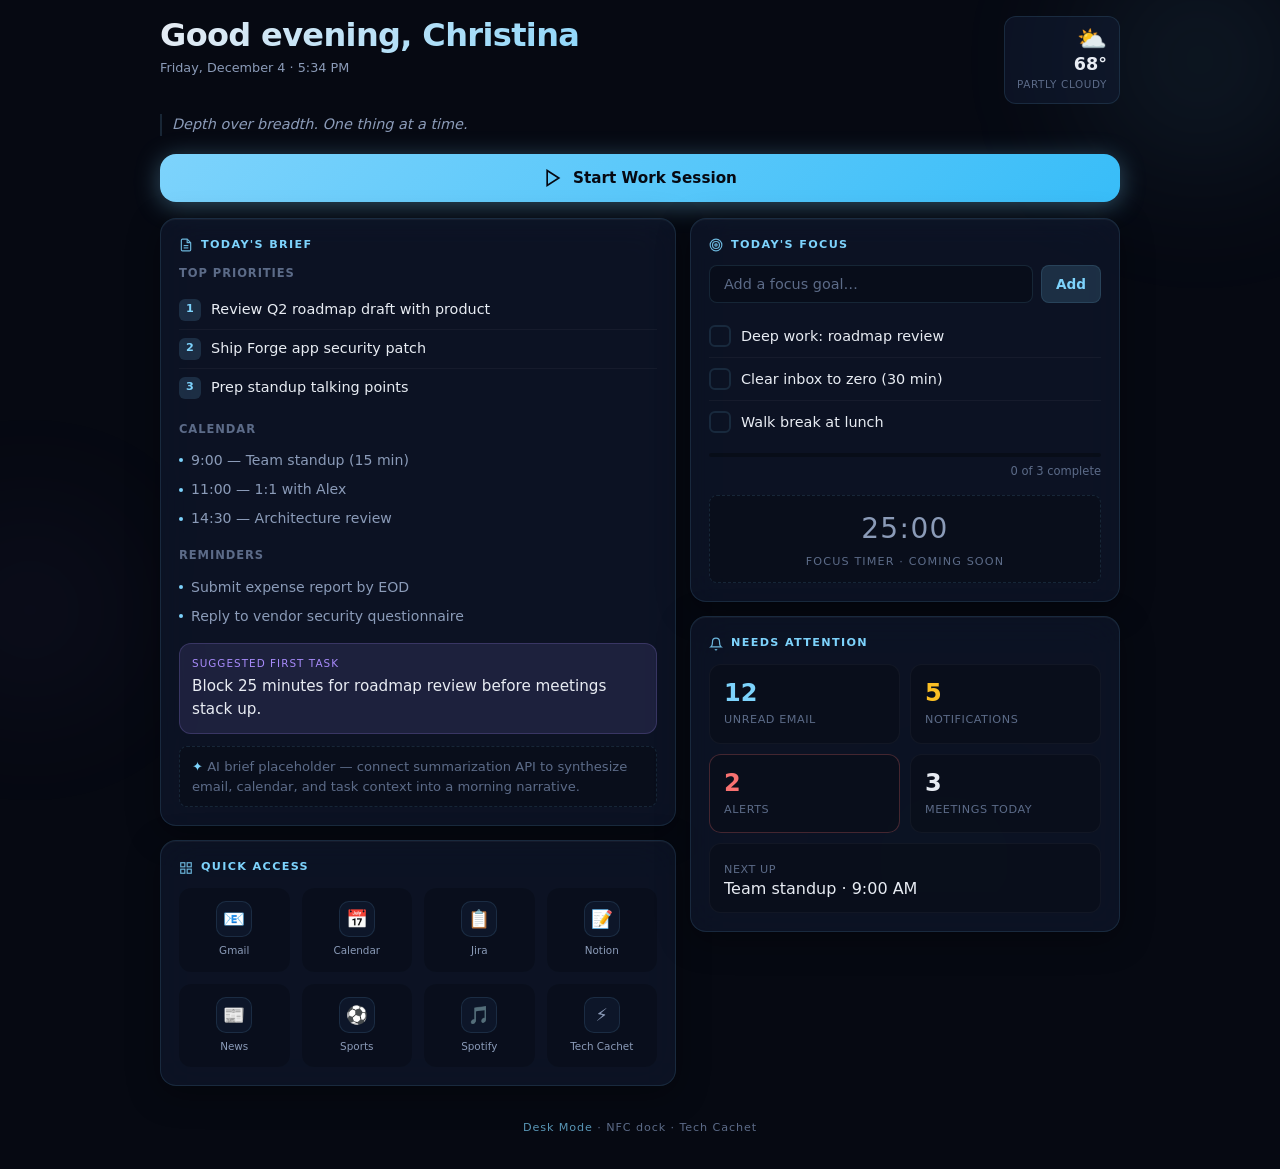
<file: desk/index.html>
<!DOCTYPE html>
<html lang="en">
<head>
  <meta charset="UTF-8">
  <meta name="viewport" content="width=device-width, initial-scale=1.0, viewport-fit=cover">
  <meta name="theme-color" content="#0a0e1a">
  <meta name="apple-mobile-web-app-capable" content="yes">
  <meta name="apple-mobile-web-app-status-bar-style" content="black-translucent">
  <meta name="description" content="Desk Mode — your personal executive briefing and focus dashboard">
  <title>Desk Mode | Tech Cachet</title>
  <style>
    :root {
      --bg-deep: #060912;
      --bg: #0a0e1a;
      --bg-elevated: rgba(18, 28, 52, 0.55);
      --glass: rgba(22, 32, 58, 0.45);
      --glass-border: rgba(125, 211, 252, 0.12);
      --glass-highlight: rgba(255, 255, 255, 0.04);
      --text: #e8ecf3;
      --text-muted: #8b9bb8;
      --text-dim: #5c6b88;
      --accent: #7dd3fc;
      --accent-soft: rgba(125, 211, 252, 0.15);
      --accent-glow: rgba(125, 211, 252, 0.35);
      --violet: #a78bfa;
      --violet-soft: rgba(167, 139, 250, 0.12);
      --success: #34d399;
      --warning: #fbbf24;
      --danger: #f87171;
      --radius: 16px;
      --radius-sm: 12px;
      --radius-xs: 8px;
      --shadow: 0 8px 32px rgba(0, 0, 0, 0.35);
      --font: system-ui, -apple-system, "Segoe UI", Roboto, "Helvetica Neue", Arial, sans-serif;
      --safe-top: env(safe-area-inset-top, 0px);
      --safe-bottom: env(safe-area-inset-bottom, 0px);
      --content-max: 480px;
      --transition: 0.35s cubic-bezier(0.4, 0, 0.2, 1);
    }

    *, *::before, *::after { box-sizing: border-box; margin: 0; padding: 0; }

    html {
      scroll-behavior: smooth;
      -webkit-tap-highlight-color: transparent;
    }

    body {
      font-family: var(--font);
      background: var(--bg-deep);
      color: var(--text);
      line-height: 1.5;
      min-height: 100dvh;
      overflow-x: hidden;
      padding: calc(12px + var(--safe-top)) 16px calc(24px + var(--safe-bottom));
    }

    /* Ambient background */
    .ambient {
      position: fixed;
      inset: 0;
      z-index: 0;
      pointer-events: none;
      overflow: hidden;
    }

    .ambient__orb {
      position: absolute;
      border-radius: 50%;
      filter: blur(80px);
      opacity: 0.5;
      animation: float 18s ease-in-out infinite;
    }

    .ambient__orb--1 {
      width: 280px;
      height: 280px;
      background: radial-gradient(circle, var(--accent-glow) 0%, transparent 70%);
      top: -80px;
      right: -60px;
      animation-delay: 0s;
    }

    .ambient__orb--2 {
      width: 220px;
      height: 220px;
      background: radial-gradient(circle, rgba(167, 139, 250, 0.25) 0%, transparent 70%);
      bottom: 20%;
      left: -80px;
      animation-delay: -6s;
    }

    .ambient__orb--3 {
      width: 160px;
      height: 160px;
      background: radial-gradient(circle, rgba(52, 211, 153, 0.15) 0%, transparent 70%);
      bottom: -40px;
      right: 20%;
      animation-delay: -12s;
    }

    @keyframes float {
      0%, 100% { transform: translate(0, 0) scale(1); }
      33% { transform: translate(12px, -18px) scale(1.05); }
      66% { transform: translate(-8px, 10px) scale(0.95); }
    }

    .dashboard {
      position: relative;
      z-index: 1;
      max-width: var(--content-max);
      margin: 0 auto;
    }

    /* Load pulse */
    .dashboard.is-loading .header__greeting {
      animation: pulse-once 1.2s ease-out;
    }

    @keyframes pulse-once {
      0% { opacity: 0.6; transform: scale(0.98); }
      50% { opacity: 1; transform: scale(1.01); }
      100% { opacity: 1; transform: scale(1); }
    }

    /* Fade-in cards */
    .reveal {
      opacity: 0;
      transform: translateY(12px);
      animation: reveal 0.6s ease forwards;
    }

    .reveal:nth-child(1) { animation-delay: 0.05s; }
    .reveal:nth-child(2) { animation-delay: 0.1s; }
    .reveal:nth-child(3) { animation-delay: 0.15s; }
    .reveal:nth-child(4) { animation-delay: 0.2s; }
    .reveal:nth-child(5) { animation-delay: 0.25s; }
    .reveal:nth-child(6) { animation-delay: 0.3s; }
    .reveal:nth-child(7) { animation-delay: 0.35s; }
    .reveal:nth-child(8) { animation-delay: 0.4s; }

    @keyframes reveal {
      to { opacity: 1; transform: translateY(0); }
    }

    /* Glass card */
    .card {
      background: var(--glass);
      backdrop-filter: blur(20px);
      -webkit-backdrop-filter: blur(20px);
      border: 1px solid var(--glass-border);
      border-radius: var(--radius);
      box-shadow: var(--shadow), inset 0 1px 0 var(--glass-highlight);
      padding: 18px;
      margin-bottom: 14px;
      transition: border-color var(--transition), box-shadow var(--transition);
    }

    .card__title {
      font-size: 0.7rem;
      font-weight: 600;
      letter-spacing: 0.12em;
      text-transform: uppercase;
      color: var(--accent);
      margin-bottom: 12px;
      display: flex;
      align-items: center;
      gap: 8px;
    }

    .card__title svg {
      width: 14px;
      height: 14px;
      opacity: 0.85;
    }

    /* Header */
    .header {
      margin-bottom: 18px;
      padding-top: 4px;
    }

    .header__top {
      display: flex;
      justify-content: space-between;
      align-items: flex-start;
      gap: 12px;
      margin-bottom: 6px;
    }

    .header__greeting {
      font-size: 1.65rem;
      font-weight: 600;
      letter-spacing: -0.02em;
      line-height: 1.2;
      background: linear-gradient(135deg, var(--text) 0%, var(--accent) 120%);
      -webkit-background-clip: text;
      -webkit-text-fill-color: transparent;
      background-clip: text;
    }

    .header__datetime {
      font-size: 0.8rem;
      color: var(--text-muted);
      margin-top: 4px;
    }

    .header__focus-line {
      font-size: 0.9rem;
      color: var(--text-muted);
      font-style: italic;
      margin-top: 10px;
      padding-left: 2px;
      border-left: 2px solid var(--accent-soft);
      padding-left: 10px;
    }

    /* Weather */
    .weather {
      flex-shrink: 0;
      text-align: right;
      padding: 10px 12px;
      background: var(--glass);
      backdrop-filter: blur(12px);
      border: 1px solid var(--glass-border);
      border-radius: var(--radius-sm);
      min-width: 88px;
    }

    .weather__icon { font-size: 1.5rem; line-height: 1; }
    .weather__temp { font-size: 1.1rem; font-weight: 600; }
    .weather__desc { font-size: 0.65rem; color: var(--text-dim); text-transform: uppercase; letter-spacing: 0.06em; }

    /* Session button */
    .session-bar {
      margin-bottom: 16px;
    }

    .btn-session {
      width: 100%;
      display: flex;
      align-items: center;
      justify-content: center;
      gap: 10px;
      padding: 14px 20px;
      font-size: 0.95rem;
      font-weight: 600;
      font-family: inherit;
      color: var(--bg-deep);
      background: linear-gradient(135deg, var(--accent) 0%, #38bdf8 100%);
      border: none;
      border-radius: var(--radius);
      cursor: pointer;
      box-shadow: 0 4px 24px var(--accent-glow);
      transition: transform 0.2s, box-shadow 0.2s, opacity 0.2s;
    }

    .btn-session:active { transform: scale(0.98); }

    .btn-session svg { width: 20px; height: 20px; }

    .btn-session.is-active {
      background: linear-gradient(135deg, var(--violet) 0%, #818cf8 100%);
      box-shadow: 0 4px 24px rgba(167, 139, 250, 0.35);
      color: #fff;
    }

    .session-timer {
      display: none;
      text-align: center;
      font-size: 0.8rem;
      color: var(--text-muted);
      margin-top: 8px;
      font-variant-numeric: tabular-nums;
    }

    .session-timer.is-visible { display: block; }

    /* Focus mode overlay state */
    body.focus-mode .ambient__orb--1 {
      background: radial-gradient(circle, rgba(167, 139, 250, 0.4) 0%, transparent 70%);
    }

    body.focus-mode .card:not(.card--focus-active) {
      opacity: 0.72;
      transform: scale(0.99);
    }

    body.focus-mode .card--focus-active {
      border-color: rgba(167, 139, 250, 0.35);
      box-shadow: 0 0 40px rgba(167, 139, 250, 0.12), var(--shadow);
    }

    /* Brief */
    .brief-list { list-style: none; }

    .brief-list li {
      display: flex;
      align-items: flex-start;
      gap: 10px;
      padding: 8px 0;
      border-bottom: 1px solid rgba(255, 255, 255, 0.04);
      font-size: 0.9rem;
    }

    .brief-list li:last-child { border-bottom: none; }

    .brief-list__num {
      flex-shrink: 0;
      width: 22px;
      height: 22px;
      border-radius: 6px;
      background: var(--accent-soft);
      color: var(--accent);
      font-size: 0.7rem;
      font-weight: 700;
      display: flex;
      align-items: center;
      justify-content: center;
    }

    .brief-section { margin-top: 14px; }
    .brief-section:first-of-type { margin-top: 0; }

    .brief-section h3 {
      font-size: 0.72rem;
      text-transform: uppercase;
      letter-spacing: 0.08em;
      color: var(--text-dim);
      margin-bottom: 8px;
      font-weight: 600;
    }

    .brief-section p, .brief-section ul {
      font-size: 0.88rem;
      color: var(--text-muted);
    }

    .brief-section ul { list-style: none; padding: 0; }
    .brief-section ul li { padding: 4px 0; display: flex; gap: 8px; align-items: center; }
    .brief-section ul li::before {
      content: "";
      width: 4px;
      height: 4px;
      border-radius: 50%;
      background: var(--accent);
      flex-shrink: 0;
    }

    .first-task {
      margin-top: 12px;
      padding: 12px;
      background: var(--violet-soft);
      border: 1px solid rgba(167, 139, 250, 0.2);
      border-radius: var(--radius-sm);
    }

    .first-task__label {
      font-size: 0.65rem;
      text-transform: uppercase;
      letter-spacing: 0.1em;
      color: var(--violet);
      margin-bottom: 4px;
    }

    .first-task__text { font-size: 0.95rem; font-weight: 500; }

    .ai-summary {
      margin-top: 12px;
      padding: 10px 12px;
      background: rgba(0, 0, 0, 0.2);
      border-radius: var(--radius-xs);
      font-size: 0.82rem;
      color: var(--text-dim);
      border: 1px dashed var(--glass-border);
    }

    .ai-summary::before {
      content: "✦ ";
      color: var(--accent);
    }

    /* Quick access */
    .quick-grid {
      display: grid;
      grid-template-columns: repeat(4, 1fr);
      gap: 10px;
    }

    .quick-item {
      display: flex;
      flex-direction: column;
      align-items: center;
      gap: 6px;
      padding: 12px 6px;
      background: rgba(0, 0, 0, 0.2);
      border: 1px solid transparent;
      border-radius: var(--radius-sm);
      text-decoration: none;
      color: var(--text-muted);
      font-size: 0.65rem;
      font-weight: 500;
      transition: background var(--transition), border-color var(--transition), color var(--transition), transform 0.2s;
      cursor: pointer;
    }

    .quick-item:hover, .quick-item:focus-visible {
      background: var(--accent-soft);
      border-color: var(--glass-border);
      color: var(--text);
      outline: none;
    }

    .quick-item:active { transform: scale(0.96); }

    .quick-item__icon {
      width: 36px;
      height: 36px;
      border-radius: 10px;
      display: flex;
      align-items: center;
      justify-content: center;
      font-size: 1.1rem;
      background: var(--glass);
      border: 1px solid var(--glass-border);
    }

    /* Focus goals */
    .focus-input-row {
      display: flex;
      gap: 8px;
      margin-bottom: 12px;
    }

    .focus-input {
      flex: 1;
      padding: 10px 14px;
      font-size: 0.9rem;
      font-family: inherit;
      color: var(--text);
      background: rgba(0, 0, 0, 0.25);
      border: 1px solid var(--glass-border);
      border-radius: var(--radius-xs);
      outline: none;
      transition: border-color 0.2s;
    }

    .focus-input:focus { border-color: var(--accent); }
    .focus-input::placeholder { color: var(--text-dim); }

    .btn-add {
      padding: 10px 14px;
      font-size: 0.85rem;
      font-weight: 600;
      font-family: inherit;
      color: var(--accent);
      background: var(--accent-soft);
      border: 1px solid var(--glass-border);
      border-radius: var(--radius-xs);
      cursor: pointer;
      transition: background 0.2s;
    }

    .btn-add:active { opacity: 0.8; }

    .goal-list { list-style: none; }

    .goal-item {
      display: flex;
      align-items: center;
      gap: 10px;
      padding: 10px 0;
      border-bottom: 1px solid rgba(255, 255, 255, 0.04);
      font-size: 0.9rem;
    }

    .goal-item:last-child { border-bottom: none; }

    .goal-check {
      width: 22px;
      height: 22px;
      border-radius: 6px;
      border: 2px solid var(--glass-border);
      background: transparent;
      cursor: pointer;
      flex-shrink: 0;
      display: flex;
      align-items: center;
      justify-content: center;
      transition: background 0.2s, border-color 0.2s;
    }

    .goal-check.is-done {
      background: var(--success);
      border-color: var(--success);
    }

    .goal-check.is-done::after {
      content: "✓";
      color: #fff;
      font-size: 0.75rem;
      font-weight: 700;
    }

    .goal-text { flex: 1; transition: opacity 0.2s; }
    .goal-text.is-done { opacity: 0.45; text-decoration: line-through; }

    .goal-progress-wrap {
      height: 4px;
      background: rgba(0, 0, 0, 0.3);
      border-radius: 2px;
      margin-top: 10px;
      overflow: hidden;
    }

    .goal-progress-bar {
      height: 100%;
      background: linear-gradient(90deg, var(--accent), var(--violet));
      border-radius: 2px;
      transition: width 0.4s ease;
    }

    .goal-progress-label {
      font-size: 0.72rem;
      color: var(--text-dim);
      margin-top: 6px;
      text-align: right;
    }

    .pomodoro-placeholder {
      margin-top: 14px;
      padding: 12px;
      text-align: center;
      background: rgba(0, 0, 0, 0.2);
      border-radius: var(--radius-xs);
      border: 1px dashed var(--glass-border);
    }

    .pomodoro-placeholder__time {
      font-size: 1.75rem;
      font-weight: 300;
      font-variant-numeric: tabular-nums;
      color: var(--text-muted);
      letter-spacing: 0.05em;
    }

    .pomodoro-placeholder__label {
      font-size: 0.7rem;
      color: var(--text-dim);
      text-transform: uppercase;
      letter-spacing: 0.1em;
      margin-top: 4px;
    }

    /* Notifications */
    .notif-grid {
      display: grid;
      grid-template-columns: repeat(2, 1fr);
      gap: 10px;
    }

    .notif-card {
      padding: 14px;
      background: rgba(0, 0, 0, 0.2);
      border-radius: var(--radius-sm);
      border: 1px solid rgba(255, 255, 255, 0.04);
      transition: border-color var(--transition);
    }

    .notif-card--alert { border-color: rgba(248, 113, 113, 0.25); }

    .notif-card__value {
      font-size: 1.5rem;
      font-weight: 600;
      line-height: 1.2;
    }

    .notif-card__value--accent { color: var(--accent); }
    .notif-card__value--warn { color: var(--warning); }
    .notif-card__value--danger { color: var(--danger); }

    .notif-card__label {
      font-size: 0.7rem;
      color: var(--text-dim);
      margin-top: 4px;
      text-transform: uppercase;
      letter-spacing: 0.05em;
    }

    .notif-card--wide {
      grid-column: 1 / -1;
      display: flex;
      align-items: center;
      justify-content: space-between;
      gap: 12px;
    }

    .notif-card--wide .notif-card__value { font-size: 1rem; font-weight: 500; }

    /* Footer */
    .footer {
      text-align: center;
      padding: 20px 0 8px;
      font-size: 0.7rem;
      color: var(--text-dim);
      letter-spacing: 0.08em;
    }

    .footer span { color: var(--accent); opacity: 0.7; }

    /* Desktop */
    @media (min-width: 640px) {
      :root { --content-max: 720px; }
      body { padding-left: 24px; padding-right: 24px; }
      .two-col {
        display: grid;
        grid-template-columns: 1fr 1fr;
        gap: 14px;
      }
      .two-col .card { margin-bottom: 0; }
      .two-col-wrap { margin-bottom: 14px; }
      .header__greeting { font-size: 2rem; }
      .quick-grid { grid-template-columns: repeat(4, 1fr); gap: 12px; }
    }

    @media (min-width: 900px) {
      :root { --content-max: 960px; }
      .layout-main {
        display: grid;
        grid-template-columns: 1.2fr 1fr;
        gap: 14px;
        align-items: start;
      }
      .layout-main > .card { margin-bottom: 0; }
      .layout-side { display: flex; flex-direction: column; gap: 14px; }
      .layout-side .card { margin-bottom: 0; }
    }

    @media (prefers-reduced-motion: reduce) {
      .reveal { animation: none; opacity: 1; transform: none; }
      .ambient__orb { animation: none; }
      .dashboard.is-loading .header__greeting { animation: none; }
    }
  </style>
</head>
<body>
  <div class="ambient" aria-hidden="true">
    <div class="ambient__orb ambient__orb--1"></div>
    <div class="ambient__orb ambient__orb--2"></div>
    <div class="ambient__orb ambient__orb--3"></div>
  </div>

  <main class="dashboard is-loading" id="dashboard">
    <!-- TOP: Greeting, time, weather -->
    <header class="header reveal">
      <div class="header__top">
        <div>
          <h1 class="header__greeting" id="greeting">Good morning, Christina</h1>
          <p class="header__datetime" id="datetime" aria-live="polite"></p>
        </div>
        <!-- TODO: Weather API — OpenWeatherMap, Apple WeatherKit, or Google Weather -->
        <div class="weather" id="weather" role="region" aria-label="Weather">
          <div class="weather__icon" aria-hidden="true">⛅</div>
          <div class="weather__temp">68°</div>
          <div class="weather__desc">Partly cloudy</div>
        </div>
      </div>
      <p class="header__focus-line" id="focusLine">One clear intention beats ten scattered tasks.</p>
    </header>

    <!-- Start Work Session -->
    <div class="session-bar reveal">
      <button type="button" class="btn-session" id="btnSession" aria-pressed="false">
        <svg viewBox="0 0 24 24" fill="none" stroke="currentColor" stroke-width="2" aria-hidden="true">
          <polygon points="5 3 19 12 5 21 5 3"/>
        </svg>
        <span id="btnSessionLabel">Start Work Session</span>
      </button>
      <p class="session-timer" id="sessionTimer" aria-live="polite"></p>
    </div>

    <div class="layout-main">
      <div class="layout-main-col">
        <!-- TODAY'S BRIEF -->
        <!-- TODO: Gmail API — fetch unread highlights and priority threads -->
        <!-- TODO: Calendar API — Google Calendar / Microsoft Graph for today's events -->
        <!-- TODO: AI summarization — OpenAI / Gemini to generate daily brief from email + calendar -->
        <section class="card reveal" aria-labelledby="brief-title">
          <h2 class="card__title" id="brief-title">
            <svg viewBox="0 0 24 24" fill="none" stroke="currentColor" stroke-width="2"><path d="M14 2H6a2 2 0 0 0-2 2v16a2 2 0 0 0 2 2h12a2 2 0 0 0 2-2V8z"/><polyline points="14 2 14 8 20 8"/><line x1="16" y1="13" x2="8" y2="13"/><line x1="16" y1="17" x2="8" y2="17"/></svg>
            Today's Brief
          </h2>

          <div class="brief-section">
            <h3>Top priorities</h3>
            <ol class="brief-list" id="priorities">
              <li><span class="brief-list__num">1</span><span>Review Q2 roadmap draft with product</span></li>
              <li><span class="brief-list__num">2</span><span>Ship Forge app security patch</span></li>
              <li><span class="brief-list__num">3</span><span>Prep standup talking points</span></li>
            </ol>
          </div>

          <div class="brief-section">
            <h3>Calendar</h3>
            <ul id="calendarOverview">
              <li>9:00 — Team standup (15 min)</li>
              <li>11:00 — 1:1 with Alex</li>
              <li>14:30 — Architecture review</li>
            </ul>
          </div>

          <div class="brief-section">
            <h3>Reminders</h3>
            <ul id="reminders">
              <li>Submit expense report by EOD</li>
              <li>Reply to vendor security questionnaire</li>
            </ul>
          </div>

          <div class="first-task">
            <div class="first-task__label">Suggested first task</div>
            <p class="first-task__text" id="firstTask">Block 25 minutes for roadmap review before meetings stack up.</p>
          </div>

          <p class="ai-summary" id="aiSummary">
            AI brief placeholder — connect summarization API to synthesize email, calendar, and task context into a morning narrative.
          </p>
        </section>

        <!-- QUICK ACCESS -->
        <section class="card reveal" aria-labelledby="quick-title">
          <h2 class="card__title" id="quick-title">
            <svg viewBox="0 0 24 24" fill="none" stroke="currentColor" stroke-width="2"><rect x="3" y="3" width="7" height="7"/><rect x="14" y="3" width="7" height="7"/><rect x="14" y="14" width="7" height="7"/><rect x="3" y="14" width="7" height="7"/></svg>
            Quick access
          </h2>
          <nav class="quick-grid" aria-label="App shortcuts">
            <!-- TODO: Wire real deep links / intent URLs for Android NFC dock -->
            <a class="quick-item" href="#" data-app="gmail" title="Gmail"><span class="quick-item__icon">📧</span>Gmail</a>
            <a class="quick-item" href="#" data-app="calendar" title="Calendar"><span class="quick-item__icon">📅</span>Calendar</a>
            <a class="quick-item" href="#" data-app="jira" title="Jira"><span class="quick-item__icon">📋</span>Jira</a>
            <a class="quick-item" href="#" data-app="notion" title="Notion"><span class="quick-item__icon">📝</span>Notion</a>
            <a class="quick-item" href="#" data-app="news" title="News"><span class="quick-item__icon">📰</span>News</a>
            <a class="quick-item" href="#" data-app="sports" title="Sports"><span class="quick-item__icon">⚽</span>Sports</a>
            <a class="quick-item" href="#" data-app="spotify" title="Spotify"><span class="quick-item__icon">🎵</span>Spotify</a>
            <a class="quick-item" href="https://techcachet.com/" data-app="techcachet" title="Tech Cachet"><span class="quick-item__icon">⚡</span>Tech Cachet</a>
          </nav>
        </section>
      </div>

      <aside class="layout-side">
        <!-- FOCUS -->
        <section class="card card--focus-active reveal" id="focusCard" aria-labelledby="focus-title">
          <h2 class="card__title" id="focus-title">
            <svg viewBox="0 0 24 24" fill="none" stroke="currentColor" stroke-width="2"><circle cx="12" cy="12" r="10"/><circle cx="12" cy="12" r="6"/><circle cx="12" cy="12" r="2"/></svg>
            Today's focus
          </h2>

          <div class="focus-input-row">
            <input type="text" class="focus-input" id="goalInput" placeholder="Add a focus goal…" maxlength="120" autocomplete="off" enterkeyhint="done">
            <button type="button" class="btn-add" id="btnAddGoal" aria-label="Add goal">Add</button>
          </div>

          <ul class="goal-list" id="goalList" aria-label="Focus goals"></ul>

          <div class="goal-progress-wrap" aria-hidden="true">
            <div class="goal-progress-bar" id="goalProgressBar" style="width: 0%"></div>
          </div>
          <p class="goal-progress-label" id="goalProgressLabel">0 of 0 complete</p>

          <!-- TODO: Pomodoro timer — full implementation with notifications + session sync -->
          <div class="pomodoro-placeholder" id="pomodoro">
            <div class="pomodoro-placeholder__time" id="pomodoroDisplay">25:00</div>
            <div class="pomodoro-placeholder__label">Focus timer · coming soon</div>
          </div>
        </section>

        <!-- NOTIFICATIONS -->
        <!-- TODO: Gmail API — unread count; push notification aggregation -->
        <section class="card reveal" aria-labelledby="notif-title">
          <h2 class="card__title" id="notif-title">
            <svg viewBox="0 0 24 24" fill="none" stroke="currentColor" stroke-width="2"><path d="M18 8A6 6 0 0 0 6 8c0 7-3 9-3 9h18s-3-2-3-9"/><path d="M13.73 21a2 2 0 0 1-3.46 0"/></svg>
            Needs attention
          </h2>
          <div class="notif-grid">
            <div class="notif-card">
              <div class="notif-card__value notif-card__value--accent" id="unreadEmail">12</div>
              <div class="notif-card__label">Unread email</div>
            </div>
            <div class="notif-card">
              <div class="notif-card__value notif-card__value--warn" id="notifCount">5</div>
              <div class="notif-card__label">Notifications</div>
            </div>
            <div class="notif-card notif-card--alert">
              <div class="notif-card__value notif-card__value--danger" id="alertCount">2</div>
              <div class="notif-card__label">Alerts</div>
            </div>
            <div class="notif-card">
              <div class="notif-card__value" id="meetingCount">3</div>
              <div class="notif-card__label">Meetings today</div>
            </div>
            <div class="notif-card notif-card--wide">
              <div>
                <div class="notif-card__label">Next up</div>
                <div class="notif-card__value" id="nextMeeting">Team standup · 9:00 AM</div>
              </div>
            </div>
          </div>
        </section>
      </aside>
    </div>

    <footer class="footer reveal">
      <span>Desk Mode</span> · NFC dock · Tech Cachet
    </footer>
  </main>

  <script>
    (function () {
      'use strict';

      const USER_NAME = 'Christina';
      const STORAGE_GOALS = 'deskMode_goals_v1';
      const STORAGE_SESSION = 'deskMode_session_v1';

      const FOCUS_LINES = [
        'One clear intention beats ten scattered tasks.',
        'Start small. Momentum follows.',
        'Protect your first hour — it sets the tone.',
        'What would make today feel successful?',
        'Depth over breadth. One thing at a time.',
        'Your desk is a gateway, not a cage.',
      ];

      const GREETINGS = {
        morning: 'Good morning',
        afternoon: 'Good afternoon',
        evening: 'Good evening',
        night: 'Good evening',
      };

      // --- Time & greeting ---
      function getTimeOfDay(hour) {
        if (hour >= 5 && hour < 12) return 'morning';
        if (hour >= 12 && hour < 17) return 'afternoon';
        if (hour >= 17 && hour < 22) return 'evening';
        return 'night';
      }

      function formatDateTime(now) {
        const dateOpts = { weekday: 'long', month: 'long', day: 'numeric' };
        const timeOpts = { hour: 'numeric', minute: '2-digit' };
        const date = now.toLocaleDateString(undefined, dateOpts);
        const time = now.toLocaleTimeString(undefined, timeOpts);
        return date + ' · ' + time;
      }

      function updateClock() {
        const now = new Date();
        const hour = now.getHours();
        const period = getTimeOfDay(hour);
        document.getElementById('greeting').textContent =
          GREETINGS[period] + ', ' + USER_NAME;
        document.getElementById('datetime').textContent = formatDateTime(now);
      }

      function setDailyFocusLine() {
        const dayIndex = new Date().getDate() % FOCUS_LINES.length;
        document.getElementById('focusLine').textContent = FOCUS_LINES[dayIndex];
      }

      // --- Focus goals (localStorage) ---
      function loadGoals() {
        try {
          const raw = localStorage.getItem(STORAGE_GOALS);
          return raw ? JSON.parse(raw) : [];
        } catch {
          return [];
        }
      }

      function saveGoals(goals) {
        localStorage.setItem(STORAGE_GOALS, JSON.stringify(goals));
      }

      function renderGoals() {
        const goals = loadGoals();
        const list = document.getElementById('goalList');
        list.innerHTML = '';

        if (goals.length === 0) {
          const empty = document.createElement('li');
          empty.className = 'goal-item';
          empty.style.color = 'var(--text-dim)';
          empty.style.fontSize = '0.85rem';
          empty.textContent = 'Add a goal to track your focus today.';
          list.appendChild(empty);
        } else {
          goals.forEach(function (goal, index) {
            const li = document.createElement('li');
            li.className = 'goal-item';
            li.dataset.index = String(index);

            const check = document.createElement('button');
            check.type = 'button';
            check.className = 'goal-check' + (goal.done ? ' is-done' : '');
            check.setAttribute('aria-label', goal.done ? 'Mark incomplete' : 'Mark complete');
            check.addEventListener('click', function () {
              toggleGoal(index);
            });

            const text = document.createElement('span');
            text.className = 'goal-text' + (goal.done ? ' is-done' : '');
            text.textContent = goal.text;

            li.appendChild(check);
            li.appendChild(text);
            list.appendChild(li);
          });
        }

        const done = goals.filter(function (g) { return g.done; }).length;
        const total = goals.length;
        const pct = total ? Math.round((done / total) * 100) : 0;
        document.getElementById('goalProgressBar').style.width = pct + '%';
        document.getElementById('goalProgressLabel').textContent =
          done + ' of ' + total + ' complete';
      }

      function addGoal(text) {
        const trimmed = text.trim();
        if (!trimmed) return;
        const goals = loadGoals();
        goals.push({ text: trimmed, done: false });
        saveGoals(goals);
        renderGoals();
      }

      function toggleGoal(index) {
        const goals = loadGoals();
        if (!goals[index]) return;
        goals[index].done = !goals[index].done;
        saveGoals(goals);
        renderGoals();
      }

      document.getElementById('btnAddGoal').addEventListener('click', function () {
        const input = document.getElementById('goalInput');
        addGoal(input.value);
        input.value = '';
        input.focus();
      });

      document.getElementById('goalInput').addEventListener('keydown', function (e) {
        if (e.key === 'Enter') {
          addGoal(e.target.value);
          e.target.value = '';
        }
      });

      // Seed default goals on first visit
      if (!localStorage.getItem(STORAGE_GOALS)) {
        saveGoals([
          { text: 'Deep work: roadmap review', done: false },
          { text: 'Clear inbox to zero (30 min)', done: false },
          { text: 'Walk break at lunch', done: false },
        ]);
      }
      renderGoals();

      // --- Work session ---
      let sessionInterval = null;
      let sessionStart = null;

      function formatSessionElapsed(ms) {
        const s = Math.floor(ms / 1000);
        const h = Math.floor(s / 3600);
        const m = Math.floor((s % 3600) / 60);
        const sec = s % 60;
        if (h > 0) {
          return h + ':' + String(m).padStart(2, '0') + ':' + String(sec).padStart(2, '0');
        }
        return String(m).padStart(2, '0') + ':' + String(sec).padStart(2, '0');
      }

      function updateSessionUI() {
        const btn = document.getElementById('btnSession');
        const label = document.getElementById('btnSessionLabel');
        const timerEl = document.getElementById('sessionTimer');
        const active = document.body.classList.contains('focus-mode');

        btn.classList.toggle('is-active', active);
        btn.setAttribute('aria-pressed', String(active));
        label.textContent = active ? 'End Work Session' : 'Start Work Session';

        if (active && sessionStart) {
          timerEl.classList.add('is-visible');
          timerEl.textContent = 'Session · ' + formatSessionElapsed(Date.now() - sessionStart);
        } else {
          timerEl.classList.remove('is-visible');
          timerEl.textContent = '';
        }
      }

      function startSession() {
        // TODO: NFC-triggered session state — persist dock tap timestamp, sync across devices
        // TODO: Wearable/health integrations — heart rate, readiness score for session suggestions
        sessionStart = Date.now();
        document.body.classList.add('focus-mode');
        localStorage.setItem(STORAGE_SESSION, JSON.stringify({ start: sessionStart }));
        sessionInterval = setInterval(updateSessionUI, 1000);
        updateSessionUI();
      }

      function endSession() {
        sessionStart = null;
        document.body.classList.remove('focus-mode');
        localStorage.removeItem(STORAGE_SESSION);
        if (sessionInterval) {
          clearInterval(sessionInterval);
          sessionInterval = null;
        }
        updateSessionUI();
      }

      function restoreSession() {
        try {
          const raw = localStorage.getItem(STORAGE_SESSION);
          if (!raw) return;
          const data = JSON.parse(raw);
          if (data && data.start) {
            sessionStart = data.start;
            document.body.classList.add('focus-mode');
            sessionInterval = setInterval(updateSessionUI, 1000);
            updateSessionUI();
          }
        } catch { /* ignore */ }
      }

      document.getElementById('btnSession').addEventListener('click', function () {
        if (document.body.classList.contains('focus-mode')) {
          endSession();
        } else {
          startSession();
        }
      });

      restoreSession();

      // --- Quick links (placeholder prevention) ---
      document.querySelectorAll('.quick-item[data-app]').forEach(function (el) {
        if (el.getAttribute('href') === '#') {
          el.addEventListener('click', function (e) {
            e.preventDefault();
            // TODO: Android intent URLs per app
          });
        }
      });

      // --- Init ---
      updateClock();
      setInterval(updateClock, 30000);
      setDailyFocusLine();

      requestAnimationFrame(function () {
        document.getElementById('dashboard').classList.remove('is-loading');
      });

      // TODO: Gmail API — OAuth + fetch priority inbox
      // TODO: Calendar API — today's events feed into #calendarOverview and #nextMeeting
      // TODO: AI summarization — populate #aiSummary and #firstTask dynamically
      // TODO: Weather API — replace #weather mock
      // TODO: Notification bridge — Android NotificationListener for live counts
    })();
  </script>
</body>
</html>
</file>
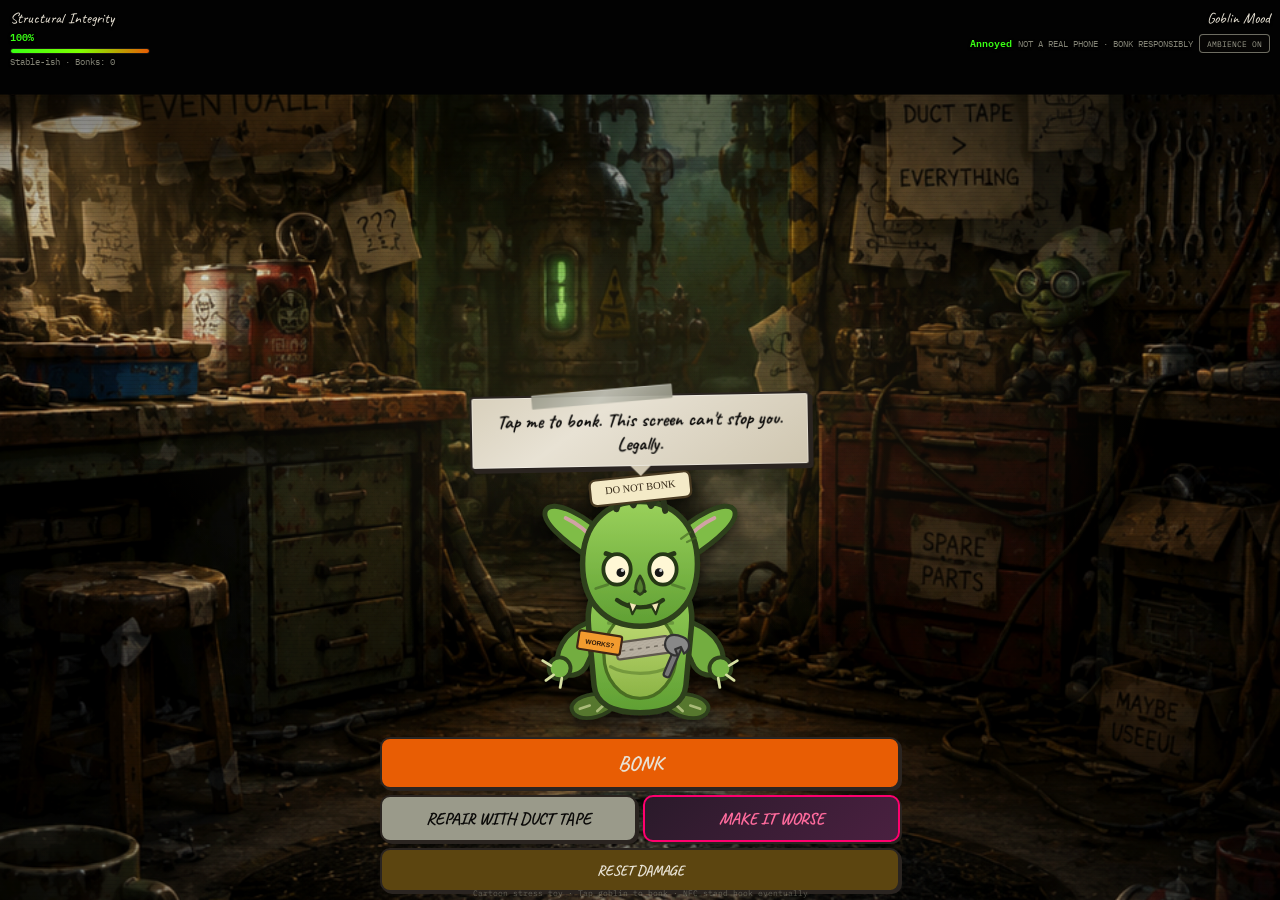
<file: goblin/index.html>
<!DOCTYPE html>
<html lang="en">
<head>
  <meta charset="UTF-8">
  <meta name="viewport" content="width=device-width, initial-scale=1.0, viewport-fit=cover">
  <meta name="theme-color" content="#0a0908">
  <meta name="apple-mobile-web-app-capable" content="yes">
  <meta name="apple-mobile-web-app-status-bar-style" content="black-translucent">
  <meta name="description" content="Goblin Phone Stand Stress Relief — cartoon fake screen damage. Not real. Very goblin.">
  <title>Goblin Stand | Tech Cachet</title>
  <link rel="preconnect" href="https://fonts.googleapis.com">
  <link rel="preconnect" href="https://fonts.gstatic.com" crossorigin>
  <link href="https://fonts.googleapis.com/css2?family=Caveat:wght@500;700&family=IBM+Plex+Mono:wght@400;600&display=swap" rel="stylesheet">
  <link rel="preload" href="/assets/goblin/goblin_background.png" as="image" type="image/png">
  <link rel="preload" href="/assets/goblin/goblin_idle.svg" as="image" type="image/svg+xml">
  <style>
    :root {
      --bg-deep: #0a0908;
      --bg: #141210;
      --tape: #9a9a8a;
      --tape-shine: #c4c4b8;
      --off-white: #e8e2d4;
      --grime: #2a2420;
      --hazard: #e85d04;
      --neon: #39ff14;
      --neon-dim: rgba(57, 255, 20, 0.35);
      --font-hand: "Caveat", "Segoe Print", "Comic Sans MS", cursive;
      --font-mono: "IBM Plex Mono", ui-monospace, monospace;
      --font: system-ui, -apple-system, "Segoe UI", Roboto, sans-serif;
      --safe-top: env(safe-area-inset-top, 0px);
      --safe-right: env(safe-area-inset-right, 0px);
      --safe-bottom: env(safe-area-inset-bottom, 0px);
      --safe-left: env(safe-area-inset-left, 0px);
      --z-screen: 0;
      --z-damage: 25;
      --z-stage: 20;
      --z-hud: 30;
      --z-controls: 40;
      --radius: 10px;
      --goblin-size: clamp(164px, 46vw, 280px);
      --goblin-bottom: calc(154px + var(--safe-bottom));
    }

    *, *::before, *::after { box-sizing: border-box; margin: 0; padding: 0; }

    html {
      -webkit-tap-highlight-color: transparent;
      height: 100%;
    }

    body {
      font-family: var(--font);
      background: var(--bg-deep);
      color: var(--off-white);
      min-height: 100dvh;
      min-height: 100vh;
      overflow: hidden;
      position: relative;
      touch-action: manipulation;
    }

    /* The "phone screen" — entire viewport */
    .screen-bg {
      position: fixed;
      inset: 0;
      z-index: var(--z-screen);
      pointer-events: none;
      background:
        linear-gradient(180deg, #030303 0 94px, transparent 95px),
        linear-gradient(180deg, rgba(0, 0, 0, 0.56) 0%, transparent 24%, rgba(0, 0, 0, 0.14) 100%),
        repeating-linear-gradient(
          0deg,
          transparent,
          transparent 3px,
          rgba(0, 0, 0, 0.08) 3px,
          rgba(0, 0, 0, 0.08) 4px
        ),
        url("/assets/goblin/goblin_background.png");
      background-size: auto, auto, auto, cover;
      background-position: center top, center, center, center 43%;
      background-repeat: no-repeat, no-repeat, repeat, no-repeat;
    }

    .screen-bg::before {
      content: "";
      position: absolute;
      inset: 94px 0 0;
      background:
        radial-gradient(ellipse 72% 55% at 50% 38%, rgba(255, 224, 142, 0.12) 0%, transparent 58%),
        radial-gradient(ellipse 120% 84% at 50% 50%, transparent 0%, rgba(0, 0, 0, 0.28) 78%, rgba(0, 0, 0, 0.76) 100%);
      mask-image:
        linear-gradient(180deg, transparent 0, #000 20px),
        radial-gradient(ellipse 120% 88% at 50% 48%, #000 0%, transparent 82%);
      opacity: 0.86;
    }

    .screen-bg::after {
      content: "";
      position: absolute;
      inset: 0;
      background:
        linear-gradient(180deg, rgba(0, 0, 0, 0.68) 0 94px, transparent 95px 100%),
        radial-gradient(ellipse 110% 70% at 50% 55%, transparent 0%, rgba(0, 0, 0, 0.16) 65%, rgba(0, 0, 0, 0.52) 100%),
        url("data:image/svg+xml,%3Csvg viewBox='0 0 256 256' xmlns='http://www.w3.org/2000/svg'%3E%3Cfilter id='n'%3E%3CfeTurbulence type='fractalNoise' baseFrequency='0.85' numOctaves='4' stitchTiles='stitch'/%3E%3C/filter%3E%3Crect width='100%25' height='100%25' filter='url(%23n)' opacity='0.08'/%3E%3C/svg%3E");
      opacity: 0.58;
      mix-blend-mode: overlay;
    }

    body.damage-tier-2 .screen-bg { filter: contrast(1.04) saturate(0.92); }
    body.damage-tier-3 .screen-bg::before {
      background:
        repeating-linear-gradient(0deg, transparent, transparent 2px, rgba(57, 255, 20, 0.035) 2px, rgba(57, 255, 20, 0.035) 4px),
        radial-gradient(ellipse 72% 55% at 50% 38%, rgba(255, 224, 142, 0.12) 0%, transparent 58%),
        radial-gradient(ellipse 120% 84% at 50% 50%, transparent 0%, rgba(0, 0, 0, 0.28) 78%, rgba(0, 0, 0, 0.76) 100%);
    }

    body.is-shaking {
      animation: screen-shake 0.45s ease;
    }

    body.is-glitching {
      animation: glitch-offset 0.35s steps(4) 2;
    }

    @keyframes screen-shake {
      0%, 100% { transform: translate(0, 0); }
      15% { transform: translate(-8px, 3px); }
      30% { transform: translate(7px, -4px); }
      45% { transform: translate(-5px, 2px); }
      60% { transform: translate(9px, 3px); }
      75% { transform: translate(-4px, -3px); }
    }

    @keyframes glitch-offset {
      0%, 100% { transform: translate(0, 0); filter: none; }
      12% { transform: translate(-6px, 3px); filter: hue-rotate(35deg) saturate(1.3); }
      25% { transform: translate(7px, -4px); filter: contrast(1.25); }
      38% { transform: translate(-5px, 2px); filter: hue-rotate(-15deg); }
      50% { transform: translate(8px, -3px); }
      62% { transform: translate(-7px, 1px); filter: contrast(1.35) brightness(1.1); }
      75% { transform: translate(4px, -2px); filter: hue-rotate(25deg); }
      88% { transform: translate(-4px, 3px); }
    }

    body.is-glitching.is-worse-glitch {
      animation: glitch-offset 0.28s steps(5) 3;
    }

    body.is-glitching.is-worse-glitch .screen-bg {
      animation: worse-scanlines 0.35s steps(3) 2;
    }

    @keyframes worse-scanlines {
      0%, 100% { filter: none; }
      33% { filter: contrast(1.2) brightness(0.9); }
      66% { filter: hue-rotate(12deg) saturate(1.2); }
    }

  /* Full-viewport damage overlays */
    #damage-layer {
      position: fixed;
      inset: 0;
      z-index: var(--z-damage);
      pointer-events: none;
      overflow: hidden;
    }

    .crack-svg {
      position: absolute;
      width: 100%;
      height: 100%;
      left: 0;
      top: 0;
      opacity: 0;
      animation: crack-in 0.35s ease forwards;
    }

    .crack-asset {
      position: absolute;
      left: var(--x);
      top: var(--y);
      width: var(--size);
      height: var(--size);
      transform: translate(-50%, -50%) rotate(var(--rot)) scale(var(--sx), var(--sy));
      transform-origin: center;
      opacity: 0;
      pointer-events: none;
      mix-blend-mode: screen;
      filter:
        drop-shadow(0 0 3px rgba(255, 255, 255, 0.22))
        drop-shadow(0 1px 6px rgba(0, 0, 0, 0.35));
      animation: crack-asset-in 0.28s ease forwards;
    }

    .crack-asset img {
      width: 100%;
      height: 100%;
      display: block;
      object-fit: contain;
      opacity: var(--asset-alpha, 0.86);
    }

    @keyframes crack-in {
      to { opacity: 1; }
    }

    @keyframes crack-asset-in {
      0% { opacity: 0; transform: translate(-50%, -50%) rotate(var(--rot)) scale(calc(var(--sx) * 0.74), calc(var(--sy) * 0.74)); }
      72% { opacity: 1; transform: translate(-50%, -50%) rotate(var(--rot)) scale(calc(var(--sx) * 1.025), calc(var(--sy) * 1.025)); }
      100% { opacity: 1; transform: translate(-50%, -50%) rotate(var(--rot)) scale(var(--sx), var(--sy)); }
    }

    .crack-svg path {
      fill: none;
      stroke: rgba(255, 255, 255, var(--crack-alpha, 0.4));
      stroke-width: 1.2;
      stroke-linecap: round;
      stroke-linejoin: round;
      vector-effect: non-scaling-stroke;
    }

    .crack-svg .impact-core {
      fill: rgba(245, 248, 242, var(--core-alpha, 0.34));
      stroke: rgba(255, 255, 255, calc(var(--crack-alpha, 0.4) + 0.22));
      stroke-width: 0.55;
      filter: drop-shadow(0 0 2px rgba(255, 255, 255, 0.3));
      vector-effect: non-scaling-stroke;
    }

    .crack-svg .impact-ring {
      fill: none;
      stroke: rgba(235, 240, 232, var(--ring-alpha, 0.34));
      stroke-width: 0.85;
      stroke-dasharray: 1.8 1.15 0.55 1.45;
      vector-effect: non-scaling-stroke;
    }

    .crack-svg .impact-ring--outer {
      stroke: rgba(215, 225, 220, calc(var(--ring-alpha, 0.34) * 0.62));
      stroke-width: 0.65;
      stroke-dasharray: 2.5 1.4 0.8 2;
    }

    .crack-svg .radial-crack {
      stroke: rgba(255, 255, 255, var(--radial-alpha, 0.5));
      stroke-width: 1.05;
    }

    .crack-svg .web-crack {
      stroke: rgba(205, 215, 210, var(--web-alpha, 0.24));
      stroke-width: 0.62;
    }

    .crack-svg .stress-line {
      stroke: rgba(255, 255, 255, var(--stress-alpha, 0.16));
      stroke-width: 1.7;
    }

    .smudge-blob {
      position: absolute;
      border-radius: 50%;
      background: radial-gradient(
        ellipse at 40% 35%,
        rgba(90, 75, 55, 0.55) 0%,
        rgba(50, 42, 35, 0.35) 45%,
        transparent 72%
      );
      filter: blur(6px);
      opacity: 0;
      animation: smudge-in 0.5s ease forwards;
    }

    @keyframes smudge-in {
      to { opacity: 0.88; }
    }

    .glitch-bar {
      position: absolute;
      left: 0;
      width: 100%;
      height: 3px;
      background: linear-gradient(90deg, transparent, var(--neon), #ff006e, var(--neon), transparent);
      opacity: 0.75;
      mix-blend-mode: screen;
      animation: glitch-bar-flash 0.5s steps(3) forwards;
    }

    @keyframes glitch-bar-flash {
      0% { opacity: 0.9; transform: scaleX(1); }
      100% { opacity: 0.35; transform: scaleX(1); }
    }

    body.is-glitching .glitch-bar {
      animation: glitch-bar-slide 0.6s steps(4) infinite;
    }

    @keyframes glitch-bar-slide {
      0% { transform: translateY(0); }
      50% { transform: translateY(8vh); }
      100% { transform: translateY(-4vh); }
    }

    .warning-sticker {
      position: absolute;
      font-family: var(--font-hand);
      font-size: clamp(0.65rem, 2.8vw, 0.85rem);
      color: var(--hazard);
      background: rgba(232, 93, 4, 0.15);
      padding: 4px 8px;
      border: 2px dashed var(--hazard);
      transform: rotate(var(--rot, -6deg));
      opacity: 0;
      animation: sticker-in 0.4s ease forwards;
      z-index: 2;
    }

    @keyframes sticker-in {
      to { opacity: 1; }
    }

    .warning-sticker.is-pulse {
      animation: sticker-pulse 1.2s ease infinite;
    }

    @keyframes sticker-pulse {
      50% { opacity: 0.55; transform: rotate(var(--rot, -6deg)) scale(1.03); }
    }

    .duct-tape-strip {
      position: absolute;
      background: linear-gradient(135deg, var(--tape) 0%, var(--tape-shine) 42%, var(--tape) 100%);
      border-radius: 2px;
      box-shadow: inset 0 1px 0 rgba(255, 255, 255, 0.35);
      opacity: 0;
      animation: tape-in 0.3s ease forwards;
      z-index: 3;
    }

    .duct-tape-strip::before,
    .duct-tape-strip::after {
      content: "";
      position: absolute;
      left: 0;
      right: 0;
      height: 1px;
      background: rgba(0, 0, 0, 0.1);
    }

    .duct-tape-strip::before { top: 32%; }
    .duct-tape-strip::after { top: 68%; }

    @keyframes tape-in {
      to { opacity: 0.92; }
    }

    .smoke-puff {
      position: absolute;
      width: clamp(36px, 12vw, 64px);
      height: clamp(36px, 12vw, 64px);
      background: radial-gradient(circle, rgba(170, 168, 158, 0.55) 0%, transparent 70%);
      border-radius: 50%;
      opacity: 0;
      transform: scale(0.4);
      z-index: 4;
    }

    .smoke-puff.is-active {
      animation: smoke-rise 1.4s ease-out forwards;
    }

    @keyframes smoke-rise {
      0% { opacity: 0.75; transform: scale(0.4) translateY(0); }
      100% { opacity: 0; transform: scale(2) translateY(-90px); }
    }

    .catastrophic-stamp {
      position: absolute;
      left: 50%;
      top: 42%;
      transform: translate(-50%, -50%) rotate(-12deg);
      font-family: var(--font-hand);
      font-size: clamp(1.8rem, 9vw, 3.2rem);
      font-weight: 700;
      color: var(--neon);
      text-shadow: 0 0 24px var(--neon-dim), 3px 3px 0 var(--grime);
      border: 4px solid var(--neon);
      padding: 12px 20px;
      background: rgba(15, 12, 10, 0.55);
      opacity: 0;
      pointer-events: none;
      z-index: 8;
      white-space: nowrap;
    }

    body.is-catastrophic .catastrophic-stamp {
      opacity: 1;
      animation: stamp-pulse 1.4s ease infinite;
    }

    @keyframes stamp-pulse {
      50% { text-shadow: 0 0 36px var(--neon); transform: translate(-50%, -50%) rotate(-12deg) scale(1.02); }
    }

    body.is-catastrophic .screen-bg {
      animation: catastrophic-flicker 2.5s ease infinite;
    }

    @keyframes catastrophic-flicker {
      0%, 100% { filter: brightness(0.85) contrast(1.1); }
      48% { filter: brightness(1) contrast(1.15); }
      50% { filter: brightness(0.7); }
      52% { filter: brightness(0.95); }
    }

    /* Goblin stage: fixed viewport character, never a boxed panel */
    .stage {
      position: fixed;
      inset: 0;
      z-index: var(--z-stage);
      pointer-events: none;
    }

    .goblin-zone {
      pointer-events: auto;
      background: none;
      border: none;
      cursor: pointer;
      -webkit-user-select: none;
      user-select: none;
    }

    #goblin-container:focus-visible {
      outline: 2px solid var(--neon);
      outline-offset: 6px;
      border-radius: 12px;
    }

    .speech-bubble {
      position: fixed;
      left: 50%;
      bottom: calc(var(--goblin-bottom) + var(--goblin-size) - 2px);
      z-index: calc(var(--z-stage) + 1);
      max-width: min(92vw, 340px);
      background:
        linear-gradient(145deg, #d8d0bc 0%, var(--off-white) 35%, #cfc6b0 100%);
      color: var(--bg-deep);
      font-family: var(--font-hand);
      font-size: clamp(1rem, 4.2vw, 1.2rem);
      font-weight: 700;
      padding: 12px 16px 10px;
      border-radius: 4px;
      border: 2px solid var(--grime);
      box-shadow: 3px 3px 0 var(--grime), inset 0 0 0 1px rgba(255, 255, 255, 0.35);
      text-align: center;
      line-height: 1.25;
      opacity: 0;
      pointer-events: none;
      transform: translate(-50%, 6px) rotate(-1deg);
      transition: opacity 0.28s ease, transform 0.28s ease;
    }

    .speech-bubble.is-visible {
      opacity: 1;
      transform: translate(-50%, 0) rotate(-1deg);
      animation: speech-wobble 5s ease-in-out infinite;
    }

    .speech-bubble::before {
      content: "";
      position: absolute;
      top: -7px;
      left: 18%;
      width: 42%;
      height: 14px;
      background: linear-gradient(135deg, var(--tape) 0%, var(--tape-shine) 50%, var(--tape) 100%);
      border-radius: 1px;
      transform: rotate(-4deg);
      box-shadow: inset 0 1px 0 rgba(255, 255, 255, 0.3);
      opacity: 0.92;
    }

    .speech-bubble::after {
      content: "";
      position: absolute;
      bottom: -10px;
      left: 50%;
      transform: translateX(-50%);
      border: 10px solid transparent;
      border-top-color: #cfc6b0;
      border-bottom: none;
    }

    @keyframes speech-wobble {
      0%, 100% { transform: translate(-50%, 0) rotate(-1deg); }
      50% { transform: translate(-50%, -2px) rotate(0.8deg); }
    }

    body.is-bonked .speech-bubble.is-visible {
      animation: bonk-pop 0.35s ease, speech-wobble 5s ease-in-out 0.35s infinite;
    }

    @keyframes bonk-pop {
      0% { transform: translate(-50%, 0) scale(1) rotate(-1deg); }
      40% { transform: translate(-50%, 0) scale(1.06) rotate(-3deg); }
      100% { transform: translate(-50%, 0) scale(1) rotate(-1deg); }
    }

    /* External SVG goblin — GoblinController target */
    #goblin-container {
      position: fixed;
      left: 50%;
      bottom: var(--goblin-bottom);
      z-index: var(--z-stage);
      width: var(--goblin-size);
      height: var(--goblin-size);
      margin-left: calc(var(--goblin-size) * -0.5);
      display: flex;
      align-items: flex-end;
      justify-content: center;
      transform-origin: center bottom;
      animation: goblin-idle-float 3.4s ease-in-out infinite;
      filter: drop-shadow(0 8px 16px rgba(0, 0, 0, 0.55));
      -webkit-user-select: none;
      user-select: none;
      pointer-events: auto;
      touch-action: manipulation;
    }

    #goblin-container img {
      width: 100%;
      height: 100%;
      object-fit: contain;
      object-position: bottom center;
      pointer-events: none;
      display: block;
    }

    @keyframes goblin-idle-float {
      0%, 100% { transform: translateY(0) scale(1) rotate(0deg); }
      45%, 55% { transform: translateY(-5px) scale(1.02, 0.98) rotate(-0.6deg); }
      75% { transform: translateY(-2px) scale(0.99, 1.01) rotate(0.5deg); }
    }

    @keyframes goblin-bonk-squash {
      0% { transform: translateY(0) scale(1, 1); }
      35% { transform: translateY(8px) scale(1.1, 0.78); }
      55% { transform: translateY(3px) scale(0.95, 1.05); }
      100% { transform: translateY(0) scale(1, 1); }
    }

    @keyframes goblin-shake {
      0%, 100% { transform: translateX(0); }
      20% { transform: translateX(-5px); }
      40% { transform: translateX(6px); }
      60% { transform: translateX(-4px); }
      80% { transform: translateX(3px); }
    }

    @keyframes goblin-repair-wobble {
      0%, 100% { transform: rotate(0deg) translateY(0); }
      25% { transform: rotate(2deg) translateY(-2px); }
      75% { transform: rotate(-2deg) translateY(-1px); }
    }

    @keyframes goblin-catastrophic-pulse {
      0%, 100% { transform: scale(1) translateY(0); }
      50% { transform: scale(1.04) translateY(-3px); }
    }

    @keyframes goblin-angry-shake {
      0%, 100% { transform: translate(0, 0); }
      25% { transform: translate(-2px, 1px) rotate(-1deg); }
      50% { transform: translate(3px, -1px) rotate(1deg); }
      75% { transform: translate(-2px, 0) rotate(-0.5deg); }
    }

    #goblin-container.goblin-hit {
      animation: goblin-bonk-squash 0.48s ease forwards, goblin-shake 0.48s ease;
    }

    #goblin-container.goblin-shake {
      animation: goblin-shake 0.45s ease;
    }

    #goblin-container.goblin-repair {
      animation: goblin-repair-wobble 2s ease-in-out 2;
    }

    #goblin-container.goblin-catastrophic,
    #goblin-container[data-state="catastrophic"] {
      animation: goblin-catastrophic-pulse 0.55s ease-in-out infinite, goblin-angry-shake 0.25s ease-in-out infinite;
    }

    #goblin-container:active {
      transform: translateY(4px) scale(0.97, 1.02);
    }

    .impact-burst {
      position: absolute;
      left: 50%;
      top: 38%;
      width: 56px;
      height: 56px;
      margin: -28px 0 0 -28px;
      pointer-events: none;
      opacity: 0;
      z-index: 2;
    }

    .impact-burst.is-active {
      animation: impact-burst-pop 0.42s ease-out forwards;
    }

    .impact-burst::before,
    .impact-burst::after {
      content: "";
      position: absolute;
      inset: 0;
      border-radius: 50%;
      border: 3px solid var(--off-white);
    }

    .impact-burst::after {
      inset: 12px;
      border-color: var(--hazard);
      border-width: 2px;
    }

    @keyframes impact-burst-pop {
      0% { opacity: 0; transform: scale(0.3) rotate(0deg); }
      25% { opacity: 1; transform: scale(1) rotate(8deg); }
      100% { opacity: 0; transform: scale(1.6) rotate(-12deg); }
    }

    @keyframes goblin-flail {
      0% { transform: rotate(0deg) translateY(0); }
      25% { transform: rotate(-10deg) translateY(-4px); }
      50% { transform: rotate(12deg) translateY(2px); }
      75% { transform: rotate(-8deg) translateY(-2px); }
      100% { transform: rotate(0deg) translateY(0); }
    }

    #goblin-container.goblin-worse {
      animation: goblin-flail 0.55s ease-in-out 2;
    }

    /* Minimal HUD */
    .hud {
      position: fixed;
      z-index: var(--z-hud);
      font-family: var(--font-mono);
      font-size: 0.65rem;
      line-height: 1.35;
      pointer-events: none;
      text-shadow: 0 1px 3px rgba(0, 0, 0, 0.8);
    }

    .hud--tl {
      top: calc(8px + var(--safe-top));
      left: calc(10px + var(--safe-left));
      max-width: 48%;
    }

    .hud--tr {
      top: calc(8px + var(--safe-top));
      right: calc(10px + var(--safe-right));
      text-align: right;
      max-width: 48%;
    }

    .hud__label {
      font-family: var(--font-hand);
      font-size: 0.95rem;
      color: var(--off-white);
      display: block;
    }

    .hud__value {
      color: var(--neon);
      font-weight: 600;
    }

    .hud__value.is-critical {
      color: var(--hazard);
      animation: value-pulse 0.8s ease infinite;
    }

    @keyframes value-pulse {
      50% { opacity: 0.7; }
    }

    .hud__bar {
      width: min(140px, 38vw);
      height: 6px;
      margin-top: 4px;
      background: var(--grime);
      border-radius: 3px;
      overflow: hidden;
      border: 1px solid #1a1614;
    }

    .hud__bar-fill {
      height: 100%;
      width: 100%;
      background: linear-gradient(90deg, var(--neon), #7fff00 50%, var(--hazard));
      transition: width 0.35s ease;
    }

    .hud__bar-fill.is-critical {
      background: linear-gradient(90deg, var(--hazard), #ff006e);
    }

    .hud__meta {
      font-size: 0.55rem;
      color: var(--tape);
      margin-top: 2px;
      opacity: 0.85;
    }

    .hud-audio {
      pointer-events: auto;
      display: inline-flex;
      align-items: center;
      justify-content: center;
      margin-top: 5px;
      padding: 3px 7px;
      border: 1px solid rgba(154, 154, 138, 0.7);
      border-radius: 4px;
      background: rgba(10, 9, 8, 0.62);
      color: var(--tape);
      font-family: var(--font-mono);
      font-size: 0.52rem;
      letter-spacing: 0;
      cursor: pointer;
      box-shadow: 1px 1px 0 rgba(0, 0, 0, 0.8);
    }

    .hud-audio[aria-pressed="true"] {
      color: var(--hazard);
      border-color: rgba(232, 93, 4, 0.78);
      background: rgba(25, 12, 8, 0.72);
    }

    .hud-audio:focus-visible {
      outline: 2px solid var(--neon);
      outline-offset: 2px;
    }

    /* Controls */
    .controls {
      position: fixed;
      left: calc(8px + var(--safe-left));
      right: calc(8px + var(--safe-right));
      bottom: calc(8px + var(--safe-bottom));
      z-index: var(--z-controls);
      display: grid;
      grid-template-columns: 1fr 1fr;
      gap: 6px;
      max-width: 520px;
      margin: 0 auto;
    }

    .btn {
      font-family: var(--font-hand);
      font-size: clamp(0.9rem, 3.5vw, 1.05rem);
      font-weight: 700;
      padding: 11px 8px;
      border: 2px solid var(--grime);
      border-radius: var(--radius);
      cursor: pointer;
      transition: transform 0.12s ease, box-shadow 0.12s ease;
      box-shadow: 2px 2px 0 var(--grime);
      -webkit-user-select: none;
      user-select: none;
    }

    .btn:active {
      transform: translate(2px, 2px);
      box-shadow: 0 0 0 var(--grime);
    }

    .btn:focus-visible {
      outline: 2px solid var(--neon);
      outline-offset: 2px;
    }

    .btn--bonk {
      grid-column: span 2;
      background: var(--hazard);
      color: var(--off-white);
      font-size: clamp(1.1rem, 4.5vw, 1.3rem);
    }

    .btn--tape {
      background: var(--tape);
      color: var(--bg-deep);
    }

    .btn--worse {
      background: linear-gradient(135deg, #2a1a2a, #4a2040);
      color: #ff6b9d;
      border-color: #ff006e;
    }

    .btn--reset {
      grid-column: span 2;
      background: #5c4510;
      color: var(--off-white);
      font-size: 0.9rem;
    }

    .footer-note {
      position: fixed;
      left: 0;
      right: 0;
      bottom: calc(2px + var(--safe-bottom));
      z-index: var(--z-controls);
      font-family: var(--font-mono);
      font-size: 0.5rem;
      color: var(--tape);
      text-align: center;
      opacity: 0.5;
      pointer-events: none;
      padding: 0 8px;
    }

    @media (prefers-reduced-motion: reduce) {
      *, *::before, *::after {
        animation-duration: 0.01ms !important;
        animation-iteration-count: 1 !important;
        transition-duration: 0.01ms !important;
      }
      body.is-shaking,
      body.is-glitching {
        animation: none;
      }
      #goblin-container,
      #goblin-container[data-state="catastrophic"],
      .impact-burst.is-active {
        animation: none !important;
      }
      #goblin-container.goblin-hit {
        transform: translateY(6px) scale(1.05, 0.9);
      }
      #goblin-container.goblin-worse {
        transform: rotate(6deg);
      }
    }

    @media (max-height: 700px) {
      :root {
        --goblin-size: clamp(150px, 40vw, 230px);
        --goblin-bottom: calc(142px + var(--safe-bottom));
      }
    }
  </style>
</head>
<body>
  <div class="screen-bg" aria-hidden="true"></div>

  <div id="damage-layer" aria-hidden="true">
    <p class="catastrophic-stamp" id="catastrophicStamp">CATASTROPHICALLY FINE</p>
  </div>

  <div class="hud hud--tl" aria-live="polite">
    <span class="hud__label">Structural Integrity</span>
    <span class="hud__value" id="integrityText">100%</span>
    <div class="hud__bar" id="integrityBar" role="progressbar" aria-valuemin="0" aria-valuemax="100" aria-valuenow="100">
      <div class="hud__bar-fill" id="integrityFill"></div>
    </div>
    <span class="hud__meta" id="damageLevelText">Stable-ish · Bonks: 0</span>
  </div>

  <div class="hud hud--tr">
    <span class="hud__label">Goblin Mood</span>
    <span class="hud__value" id="moodText">Annoyed</span>
    <span class="hud__meta">NOT A REAL PHONE · BONK RESPONSIBLY</span>
    <button type="button" class="hud-audio" id="btnAmbience" aria-pressed="false">AMBIENCE ON</button>
  </div>

  <div class="stage">
    <p class="speech-bubble is-visible" id="speechBubble" role="status" aria-live="polite">
      Your screen is load-bearing. Somehow.
    </p>
    <div id="goblin-container" class="goblin-zone" data-state="idle" role="button" tabindex="0" aria-label="Bonk the goblin engineer">
      <span class="impact-burst" id="impactBurst" aria-hidden="true"></span>
    </div>
  </div>

  <nav class="controls" aria-label="Controls">
    <button type="button" class="btn btn--bonk" id="btnBonk">BONK</button>
    <button type="button" class="btn btn--tape" id="btnTape">REPAIR WITH DUCT TAPE</button>
    <button type="button" class="btn btn--worse" id="btnWorse">MAKE IT WORSE</button>
    <button type="button" class="btn btn--reset" id="btnReset">RESET DAMAGE</button>
  </nav>

  <p class="footer-note">Cartoon stress toy · Tap goblin to bonk · NFC stand hook eventually</p>

  <!-- TODO: Optional muted bonk sound — <audio id="bonkSound" muted> + toggle, default muted -->
  <script>
    (function () {
      'use strict';

      // TODO: NFC world's-worst-phone-stand product hook — read tag ID, personalize goblin greeting, analytics ping
      // TODO: Optional muted bonk sound — <audio> with user toggle, default muted

      /* ============================================================
         GoblinController — external SVG asset state machine
         API: init, setGoblinState, showPhrase, pickPhrase,
              addTempClass, triggerImpactBurst, resolvePostBonkState,
              syncFromIntegrity, reset, getState
         ============================================================ */
      const GoblinController = (function () {
        const ASSET_BASE = '/assets/goblin/goblin_';
        const VALID_STATES = ['idle', 'angry', 'bonked', 'dizzy', 'repair', 'catastrophic'];
        const TEMP_CLASSES = ['goblin-hit', 'goblin-shake', 'goblin-repair', 'goblin-worse'];

        const PHRASES = {
          idle: [
            'Your screen is load-bearing. Somehow.',
            'Tap me to bonk. This screen can\'t stop you. Legally.',
            'THIS WAS STRUCTURALLY QUESTIONABLE.',
            'Fine. Everything is fine. Bonk again.',
            'This is fine. Legally.',
          ],
          angry: [
            'STOP TOUCHING LOAD-BEARING PIXELS.',
            'DO NOT BONK THE ENGINEER.',
            'Engineering goblin does not approve.',
            'You have angered the cardboard spirits.',
            'The pixels filed a complaint.',
            'I am not paid enough for this cardboard.',
            'Bonk detected. Morale decreased.',
            'That was not in the assembly manual.',
          ],
          bonked: [
            'Ow. That was my thinking horn.',
            'YOU HIT THE IMPORTANT PART.',
            'You bonked the load-bearing attitude.',
            'Hey! I\'m load-bearing too!',
            'That crack was already there. Probably.',
            'Goblin OSHA says: bonk responsibly.',
          ],
          dizzy: [
            'Everything is spinning. Or is that the screen?',
            'The gum holding it together is nervous.',
            'Your stand has achieved critical wobble.',
            'We\'re past "stable" and into "vibes".',
            'Styrofoam core says please stop.',
          ],
          repair: [
            'I fixed it with emotional support tape.',
            'THAT TAPE WAS LOAD-BEARING.',
            'THAT WAS LOAD-BEARING TAPE.',
            'You can\'t tape over a personality problem.',
            'That tape has union rules. It won\'t help.',
            'Gray on gray. Bold choice.',
            'You taped the engineer. That\'s assault with adhesive.',
            'The duct tape is doing emotional labor.',
            'Emergency tape resurrection. Still not fine.',
          ],
          catastrophic: [
            'CATASTROPHICALLY FINE.',
            'WE ARE CATASTROPHICALLY FINE.',
            'It\'s already catastrophically fine. Hit reset.',
            'Structural integrity is a social construct.',
            'Held together by hope and poor decisions.',
            'This is a feature, not a catastrophe.',
          ],
          general: [
            'STOP TOUCHING LOAD-BEARING PIXELS.',
            'This is fine. Legally.',
            'Your warranty left the room.',
            'THE WARRANTY HAS LEFT THE CHAT.',
            'I fixed it with emotional support tape.',
            'Structural integrity is a social construct.',
            'DO NOT BONK THE ENGINEER.',
            'That crack was already there.',
            'Congratulations, you made it worse.',
            'OSHA has entered the chat.',
            'Held together by hope and poor decisions.',
            'This stand was rated for a single sigh.',
            'You bonked the load-bearing attitude.',
            'The pixels filed a complaint.',
            'I am not paid enough for this cardboard.',
            'Your phone is judging you silently.',
            'Goblin OSHA says: bonk responsibly.',
            'That was not in the assembly manual.',
            'We\'re past "stable" and into "vibes".',
            'The duct tape is doing emotional labor.',
            'Your stand has achieved critical wobble.',
            'Bonk detected. Morale decreased.',
            'This is a feature, not a catastrophe.',
            'The gum holding it together is nervous.',
            'Styrofoam core says please stop.',
            'You have angered the cardboard spirits.',
            'Engineering goblin does not approve.',
            'Fine. Everything is fine. Bonk again.',
          ],
          worse: [
            'You asked for this. The stand listened.',
            'MAXIMUM CHAOS MODE ENGAGED.',
            'Why. Just… why.',
            'The goblin has never been more awake.',
            'We\'re so past "fine" we can see "fine" from here.',
            'Congratulations, you made it worse.',
          ],
        };

        let container = null;
        let sprite = null;
        let speechBubble = null;
        let impactBurst = null;
        let currentState = 'idle';
        let tempTimer = null;
        let lastPhraseIndex = -1;
        let prefersReducedMotion = window.matchMedia('(prefers-reduced-motion: reduce)').matches;

        function assetPath(state) {
          return ASSET_BASE + state + '.svg';
        }

        function init(opts) {
          container = opts.container;
          speechBubble = opts.speechBubble;
          impactBurst = opts.impactBurst;

          sprite = document.createElement('img');
          sprite.id = 'goblinSprite';
          sprite.alt = '';
          sprite.setAttribute('aria-hidden', 'true');
          sprite.setAttribute('decoding', 'async');
          container.appendChild(sprite);

          VALID_STATES.forEach(function (s) {
            const preload = new Image();
            preload.src = assetPath(s);
          });

          setGoblinState('idle');
        }

        function setGoblinState(stateName) {
          if (VALID_STATES.indexOf(stateName) === -1) return;
          currentState = stateName;
          sprite.src = assetPath(stateName);
          container.dataset.state = stateName;
          container.classList.toggle('goblin-catastrophic', stateName === 'catastrophic');
        }

        function clearTempTimer() {
          if (tempTimer) {
            clearTimeout(tempTimer);
            tempTimer = null;
          }
        }

        function clearTempClasses() {
          TEMP_CLASSES.forEach(function (c) {
            container.classList.remove(c);
          });
        }

        function addTempClass(className, durationMs, onDone) {
          clearTempTimer();
          clearTempClasses();
          container.classList.add(className);
          tempTimer = setTimeout(function () {
            container.classList.remove(className);
            tempTimer = null;
            if (onDone) onDone();
          }, prefersReducedMotion ? 80 : durationMs);
        }

        function pickPhrase(stateOrList) {
          const list = typeof stateOrList === 'string'
            ? (PHRASES[stateOrList] || PHRASES.general)
            : stateOrList;
          if (list.length === 1) return list[0];
          let idx;
          do {
            idx = Math.floor(Math.random() * list.length);
          } while (idx === lastPhraseIndex && list.length > 1);
          lastPhraseIndex = idx;
          return list[idx];
        }

        function showPhrase(text, state) {
          speechBubble.textContent = text || pickPhrase(state || currentState);
          speechBubble.classList.remove('is-visible');
          void speechBubble.offsetWidth;
          speechBubble.classList.add('is-visible');
        }

        function triggerImpactBurst() {
          impactBurst.classList.remove('is-active');
          void impactBurst.offsetWidth;
          impactBurst.classList.add('is-active');
          setTimeout(function () {
            impactBurst.classList.remove('is-active');
          }, prefersReducedMotion ? 80 : 450);
        }

        function resolvePostBonkState(integrity) {
          if (integrity <= 0) return 'catastrophic';
          if (integrity < 30 && Math.random() > 0.45) return 'dizzy';
          if (integrity < 60) return 'angry';
          return 'idle';
        }

        function syncFromIntegrity(integrity) {
          if (integrity <= 0) {
            setGoblinState('catastrophic');
            return;
          }
          if (currentState === 'catastrophic' || currentState === 'bonked' || currentState === 'repair') return;
          if (integrity < 30) {
            setGoblinState(Math.random() > 0.5 ? 'dizzy' : 'angry');
          } else if (integrity < 60) {
            setGoblinState('angry');
          } else {
            setGoblinState('idle');
          }
        }

        function reset() {
          clearTempTimer();
          clearTempClasses();
          lastPhraseIndex = -1;
          setGoblinState('idle');
        }

        function getState() {
          return currentState;
        }

        return {
          init: init,
          setGoblinState: setGoblinState,
          showPhrase: showPhrase,
          pickPhrase: pickPhrase,
          addTempClass: addTempClass,
          triggerImpactBurst: triggerImpactBurst,
          resolvePostBonkState: resolvePostBonkState,
          syncFromIntegrity: syncFromIntegrity,
          reset: reset,
          getState: getState,
          PHRASES: PHRASES,
        };
      })();

      /* ============================================================
         SoundController — tiny generated workshop noises, no assets
         ============================================================ */
      const SoundController = (function () {
        const AudioContextCtor = window.AudioContext || window.webkitAudioContext;
        let ctx = null;
        let master = null;
        let ambientStarted = false;
        let ambientGain = null;
        let ambienceTimer = null;
        let musicTimer = null;
        let ambienceMuted = false;

        function ensureContext() {
          if (!AudioContextCtor) return null;
          if (!ctx) {
            ctx = new AudioContextCtor();
            master = ctx.createGain();
            master.gain.value = 0.34;
            master.connect(ctx.destination);
          }
          if (ctx.state === 'suspended') ctx.resume();
          return ctx;
        }

        function startAmbient() {
          const audio = ensureContext();
          if (!audio || ambientStarted) return;
          ambientStarted = true;

          ambientGain = audio.createGain();
          ambientGain.gain.setValueAtTime(0.0001, audio.currentTime);
          ambientGain.gain.exponentialRampToValueAtTime(ambienceMuted ? 0.0001 : 0.16, audio.currentTime + 1.8);
          ambientGain.connect(master);

          const humFilter = audio.createBiquadFilter();
          humFilter.type = 'lowpass';
          humFilter.frequency.value = 180;

          const hum = audio.createOscillator();
          const humGain = audio.createGain();
          hum.type = 'sawtooth';
          hum.frequency.value = 48;
          humGain.gain.value = 0.16;
          hum.connect(humFilter);
          humFilter.connect(humGain);
          humGain.connect(ambientGain);
          hum.start();

          const lamp = audio.createOscillator();
          const lampGain = audio.createGain();
          lamp.type = 'triangle';
          lamp.frequency.value = 96;
          lamp.detune.value = -8;
          lampGain.gain.value = 0.07;
          lamp.connect(lampGain);
          lampGain.connect(ambientGain);
          lamp.start();

          const droneNotes = [146.83, 196, 220];
          droneNotes.forEach(function (freq, index) {
            const osc = audio.createOscillator();
            const gain = audio.createGain();
            osc.type = index === 0 ? 'triangle' : 'sine';
            osc.frequency.value = freq;
            osc.detune.value = randomFloat(-6, 6);
            gain.gain.value = index === 0 ? 0.045 : 0.022;
            osc.connect(gain);
            gain.connect(ambientGain);
            osc.start();
          });

          labWake();
          scheduleAmbience();
          scheduleMusic();
        }

        function setAmbienceMuted(muted) {
          ambienceMuted = !!muted;
          const audio = ensureContext();
          if (!audio || !ambientGain) return ambienceMuted;
          ambientGain.gain.cancelScheduledValues(audio.currentTime);
          ambientGain.gain.setValueAtTime(Math.max(ambientGain.gain.value, 0.0001), audio.currentTime);
          ambientGain.gain.exponentialRampToValueAtTime(ambienceMuted ? 0.0001 : 0.16, audio.currentTime + 0.35);
          return ambienceMuted;
        }

        function toggleAmbienceMuted() {
          return setAmbienceMuted(!ambienceMuted);
        }

        function now() {
          const audio = ensureContext();
          return audio ? audio.currentTime : 0;
        }

        function tone(freq, duration, type, start, volume, endFreq) {
          const audio = ensureContext();
          if (!audio) return;
          const t = start == null ? audio.currentTime : start;
          const osc = audio.createOscillator();
          const gain = audio.createGain();
          osc.type = type || 'square';
          osc.frequency.setValueAtTime(freq, t);
          if (endFreq) osc.frequency.exponentialRampToValueAtTime(Math.max(20, endFreq), t + duration);
          gain.gain.setValueAtTime(0.0001, t);
          gain.gain.exponentialRampToValueAtTime(volume || 0.18, t + 0.012);
          gain.gain.exponentialRampToValueAtTime(0.0001, t + duration);
          osc.connect(gain);
          gain.connect(master);
          osc.start(t);
          osc.stop(t + duration + 0.03);
        }

        function noise(duration, start, volume, filterFreq, filterType) {
          const audio = ensureContext();
          if (!audio) return;
          const t = start == null ? audio.currentTime : start;
          const buffer = audio.createBuffer(1, Math.max(1, Math.floor(audio.sampleRate * duration)), audio.sampleRate);
          const data = buffer.getChannelData(0);
          for (let i = 0; i < data.length; i++) data[i] = (Math.random() * 2 - 1) * (1 - i / data.length);
          const src = audio.createBufferSource();
          const filter = audio.createBiquadFilter();
          const gain = audio.createGain();
          src.buffer = buffer;
          filter.type = filterType || 'lowpass';
          filter.frequency.value = filterFreq || 1200;
          filter.Q.value = filterType === 'bandpass' ? 3.5 : 0.8;
          gain.gain.setValueAtTime(volume || 0.12, t);
          gain.gain.exponentialRampToValueAtTime(0.0001, t + duration);
          src.connect(filter);
          filter.connect(gain);
          gain.connect(master);
          src.start(t);
          src.stop(t + duration + 0.03);
        }

        function ambientNoise(duration, start, volume, filterFreq, filterType) {
          const audio = ensureContext();
          if (!audio || !ambientGain) return;
          const t = start == null ? audio.currentTime : start;
          const buffer = audio.createBuffer(1, Math.max(1, Math.floor(audio.sampleRate * duration)), audio.sampleRate);
          const data = buffer.getChannelData(0);
          for (let i = 0; i < data.length; i++) data[i] = (Math.random() * 2 - 1) * Math.pow(1 - i / data.length, 1.5);
          const src = audio.createBufferSource();
          const filter = audio.createBiquadFilter();
          const gain = audio.createGain();
          src.buffer = buffer;
          filter.type = filterType || 'bandpass';
          filter.frequency.value = filterFreq || 900;
          filter.Q.value = 4;
          gain.gain.setValueAtTime(volume, t);
          gain.gain.exponentialRampToValueAtTime(0.0001, t + duration);
          src.connect(filter);
          filter.connect(gain);
          gain.connect(ambientGain);
          src.start(t);
          src.stop(t + duration + 0.04);
        }

        function ambientTone(freq, duration, start, volume, type) {
          const audio = ensureContext();
          if (!audio || !ambientGain) return;
          const t = start == null ? audio.currentTime : start;
          const osc = audio.createOscillator();
          const gain = audio.createGain();
          osc.type = type || 'sine';
          osc.frequency.setValueAtTime(freq, t);
          gain.gain.setValueAtTime(0.0001, t);
          gain.gain.exponentialRampToValueAtTime(volume, t + 0.08);
          gain.gain.exponentialRampToValueAtTime(0.0001, t + duration);
          osc.connect(gain);
          gain.connect(ambientGain);
          osc.start(t);
          osc.stop(t + duration + 0.08);
        }

        function labWake() {
          const t = now();
          ambientNoise(0.42, t, 0.12, 1400, 'bandpass');
          ambientNoise(0.24, t + 0.18, 0.09, 2800, 'highpass');
          ambientTone(73.42, 2.8, t, 0.08, 'triangle');
          ambientTone(146.83, 2.2, t + 0.08, 0.045, 'sine');
          ambientTone(392, 0.18, t + 0.28, 0.032, 'triangle');
        }

        function scheduleAmbience() {
          if (!ambientStarted) return;
          clearTimeout(ambienceTimer);
          ambienceTimer = setTimeout(function () {
            const t = now();
            if (Math.random() > 0.28) ambientNoise(randomFloat(0.1, 0.28), t, randomFloat(0.035, 0.075), randomFloat(700, 2400), Math.random() > 0.5 ? 'bandpass' : 'highpass');
            if (Math.random() > 0.5) ambientTone(randomFloat(330, 820), randomFloat(0.08, 0.22), t + randomFloat(0.02, 0.22), randomFloat(0.014, 0.032), 'triangle');
            scheduleAmbience();
          }, randomInt(650, 1900));
        }

        function scheduleMusic() {
          if (!ambientStarted) return;
          clearTimeout(musicTimer);
          musicTimer = setTimeout(function () {
            const t = now();
            const root = [110, 130.81, 146.83][randomInt(0, 2)];
            ambientTone(root, 3.2, t, 0.035, 'sine');
            ambientTone(root * 1.5, 2.4, t + 0.6, 0.022, 'triangle');
            ambientTone(root * 2, 1.8, t + 1.35, 0.016, 'sine');
            scheduleMusic();
          }, randomInt(5200, 10500));
        }

        function glassShard(t, freq, volume, duration) {
          tone(freq, duration, 'sine', t, volume, freq * 0.82);
          tone(freq * 1.48, duration * 0.72, 'triangle', t + 0.006, volume * 0.34, freq * 1.12);
        }

        function hammerHit(t, heavy) {
          tone(48, heavy ? 0.22 : 0.15, 'triangle', t, heavy ? 0.38 : 0.26, 24);
          tone(118, heavy ? 0.16 : 0.1, 'sawtooth', t + 0.006, heavy ? 0.22 : 0.14, 62);
          tone(720, 0.08, 'square', t + 0.012, heavy ? 0.18 : 0.12, 260);
          tone(1260, 0.13, 'triangle', t + 0.018, heavy ? 0.12 : 0.08, 760);
          noise(heavy ? 0.16 : 0.1, t, heavy ? 0.22 : 0.15, 420, 'lowpass');
        }

        function glassSmash(heavy) {
          const t = now();
          const shards = heavy ? 26 : 16;
          hammerHit(t, heavy);
          noise(heavy ? 0.38 : 0.24, t + 0.018, heavy ? 0.36 : 0.28, 1250, 'bandpass');
          noise(heavy ? 0.34 : 0.22, t + 0.026, heavy ? 0.34 : 0.24, 3600, 'highpass');
          tone(520, 0.05, 'square', t + 0.01, heavy ? 0.2 : 0.14, 180);
          tone(2480, 0.045, 'square', t + 0.035, heavy ? 0.12 : 0.08, 1460);

          for (let i = 0; i < shards; i++) {
            const delay = 0.045 + Math.random() * (heavy ? 0.68 : 0.42);
            const freq = 780 + Math.random() * (heavy ? 6100 : 4300);
            const volume = (heavy ? 0.055 : 0.04) + Math.random() * (heavy ? 0.095 : 0.06);
            const duration = 0.035 + Math.random() * (heavy ? 0.2 : 0.13);
            glassShard(t + delay, freq, volume, duration);
          }

          noise(heavy ? 0.55 : 0.32, t + 0.14, heavy ? 0.22 : 0.14, 5200, 'bandpass');
          if (heavy) noise(0.72, t + 0.24, 0.12, 1800, 'highpass');
        }

        function bonk() {
          startAmbient();
          const t = now();
          tone(145, 0.075, 'triangle', t, 0.035, 82);
          tone(480, 0.025, 'square', t + 0.018, 0.008, 280);
          noise(0.05, t, 0.008, 700);
        }

        function repair() {
          startAmbient();
          const t = now();
          noise(0.18, t, 0.13, 2600);
          tone(320, 0.08, 'sawtooth', t + 0.05, 0.08, 420);
          tone(250, 0.08, 'sawtooth', t + 0.14, 0.07, 340);
        }

        function worse() {
          startAmbient();
          const t = now();
          tone(90, 0.32, 'sawtooth', t, 0.22, 42);
          tone(760, 0.12, 'square', t + 0.04, 0.09, 140);
          noise(0.35, t + 0.02, 0.14, 1700);
          glassSmash(true);
        }

        function catastrophic() {
          startAmbient();
          const t = now();
          tone(55, 0.55, 'sawtooth', t, 0.26, 24);
          tone(980, 0.22, 'square', t + 0.02, 0.08, 110);
          tone(140, 0.28, 'triangle', t + 0.24, 0.16, 38);
          noise(0.55, t, 0.18, 900);
          glassSmash(true);
          noise(0.42, t + 0.12, 0.15, 3600, 'highpass');
        }

        function reset() {
          startAmbient();
          const t = now();
          tone(260, 0.07, 'triangle', t, 0.08, 360);
          tone(410, 0.09, 'triangle', t + 0.08, 0.08, 560);
          tone(620, 0.12, 'triangle', t + 0.17, 0.07, 760);
        }

        return {
          bonk: bonk,
          glassSmash: glassSmash,
          startAmbient: startAmbient,
          setAmbienceMuted: setAmbienceMuted,
          toggleAmbienceMuted: toggleAmbienceMuted,
          repair: repair,
          worse: worse,
          catastrophic: catastrophic,
          reset: reset,
        };
      })();

      const WARNING_LABELS = [
        'WARRANTY VOID',
        'DO NOT EAT',
        'BONK ZONE',
        'SCREEN MAY SHATTER (EMOTIONALLY)',
        'NOT OSHA APPROVED',
        'PIXELS AT LARGE',
      ];

      const DAMAGE_TIERS = [
        { minIntegrity: 76, tier: 0, minCracks: 0, minSmudges: 0, minGlitches: 0, minWarnings: 0 },
        { minIntegrity: 51, tier: 1, minCracks: 2, minSmudges: 0, minGlitches: 0, minWarnings: 0 },
        { minIntegrity: 31, tier: 2, minCracks: 4, minSmudges: 2, minGlitches: 0, minWarnings: 1 },
        { minIntegrity: 11, tier: 3, minCracks: 7, minSmudges: 4, minGlitches: 2, minWarnings: 2 },
        { minIntegrity: 0,  tier: 4, minCracks: 12, minSmudges: 6, minGlitches: 4, minWarnings: 4 },
      ];

      const MOOD_THRESHOLDS = [
        { minIntegrity: 70, label: 'Annoyed' },
        { minIntegrity: 40, label: 'Furious' },
        { minIntegrity: 0,  label: 'Unhinged' },
      ];

      const DAMAGE_LABELS = [
        { minIntegrity: 76, label: 'Stable-ish' },
        { minIntegrity: 51, label: 'Questionable' },
        { minIntegrity: 26, label: 'OSHA Incident' },
        { minIntegrity: 0,  label: 'Held Together By Hope' },
      ];

      const CRACK_ASSETS = {
        light: [
          'glass_chip_small_realistic.svg',
          'glass_chip_medium_realistic.svg',
          'glass_chip_corner_realistic.svg',
        ],
        heavy: [
          'glass_chip_large_realistic.svg',
          'glass_chip_corner_realistic.svg',
          'glass_shatter_heavy_realistic.svg',
        ],
      };

      const CRACK_ASSET_BASE = '/goblin/cracks/';

      let integrity = 100;
      let bonkTotal = 0;
      let lastImpact = { x: 50, y: 55 };
      let hasPlayedCatastrophicSound = false;

      let counts = { cracks: 0, smudges: 0, glitches: 0, warnings: 0, tape: 0 };

      const damageLayer = document.getElementById('damage-layer');
      const catastrophicStamp = document.getElementById('catastrophicStamp');

      const els = {
        integrityText: document.getElementById('integrityText'),
        integrityFill: document.getElementById('integrityFill'),
        integrityBar: document.getElementById('integrityBar'),
        moodText: document.getElementById('moodText'),
        damageLevelText: document.getElementById('damageLevelText'),
        speechBubble: document.getElementById('speechBubble'),
        goblinContainer: document.getElementById('goblin-container'),
        impactBurst: document.getElementById('impactBurst'),
        ambienceButton: document.getElementById('btnAmbience'),
      };

      const prefersReducedMotion = window.matchMedia('(prefers-reduced-motion: reduce)').matches;

      GoblinController.init({
        container: els.goblinContainer,
        speechBubble: els.speechBubble,
        impactBurst: els.impactBurst,
      });
      window.GoblinController = GoblinController;
      window.setGoblinState = GoblinController.setGoblinState;

      function randomInt(min, max) {
        return Math.floor(Math.random() * (max - min + 1)) + min;
      }

      function randomFloat(min, max) {
        return Math.random() * (max - min) + min;
      }

      function pickPhrase(list) {
        return GoblinController.pickPhrase(list);
      }

      function setPhrase(text, state) {
        GoblinController.showPhrase(text, state);
      }

      function getTierConfig() {
        for (let i = 0; i < DAMAGE_TIERS.length; i++) {
          if (integrity >= DAMAGE_TIERS[i].minIntegrity) return DAMAGE_TIERS[i];
        }
        return DAMAGE_TIERS[DAMAGE_TIERS.length - 1];
      }

      function labelForThreshold(integrityVal, thresholds) {
        for (let i = 0; i < thresholds.length; i++) {
          if (integrityVal >= thresholds[i].minIntegrity) return thresholds[i].label;
        }
        return thresholds[thresholds.length - 1].label;
      }

      function recordImpact(clientX, clientY) {
        if (typeof clientX === 'number' && typeof clientY === 'number') {
          lastImpact.x = (clientX / window.innerWidth) * 100;
          lastImpact.y = (clientY / window.innerHeight) * 100;
        }
      }

      function polarPoint(cx, cy, angle, distance) {
        return {
          x: cx + Math.cos(angle) * distance,
          y: cy + Math.sin(angle) * distance,
        };
      }

      function jaggedRadialPath(ox, oy, angle, reach, wobble) {
        const inner = randomFloat(1.2, 3.2);
        const start = polarPoint(ox, oy, angle + randomFloat(-0.08, 0.08), inner);
        let d = 'M' + start.x.toFixed(1) + ' ' + start.y.toFixed(1);
        const segs = randomInt(3, 5);
        for (let s = 1; s <= segs; s++) {
          const progress = s / segs;
          const p = polarPoint(
            ox,
            oy,
            angle + randomFloat(-wobble, wobble),
            reach * progress * randomFloat(0.86, 1.08)
          );
          d += ' L' + p.x.toFixed(1) + ' ' + p.y.toFixed(1);
        }
        return d;
      }

      function webArcPath(ox, oy, angleA, angleB, radius) {
        const a = polarPoint(ox, oy, angleA, radius * randomFloat(0.88, 1.08));
        const b = polarPoint(ox, oy, angleB, radius * randomFloat(0.88, 1.08));
        const mid = polarPoint(ox, oy, (angleA + angleB) / 2, radius * randomFloat(0.72, 0.95));
        return 'M' + a.x.toFixed(1) + ' ' + a.y.toFixed(1) +
          ' Q' + mid.x.toFixed(1) + ' ' + mid.y.toFixed(1) +
          ' ' + b.x.toFixed(1) + ' ' + b.y.toFixed(1);
      }

      function appendSvgEl(parent, tag, attrs) {
        const el = document.createElementNS('http://www.w3.org/2000/svg', tag);
        Object.keys(attrs).forEach(function (key) {
          el.setAttribute(key, attrs[key]);
        });
        parent.appendChild(el);
        return el;
      }

      function addCrackAsset(originX, originY, intensity) {
        const heavy = intensity === 'heavy';
        const pool = heavy ? CRACK_ASSETS.heavy : CRACK_ASSETS.light;
        const asset = pool[randomInt(0, pool.length - 1)];
        const wrapper = document.createElement('div');
        const img = document.createElement('img');
        const size = heavy
          ? randomFloat(Math.min(window.innerWidth, window.innerHeight) * 0.48, Math.min(window.innerWidth, window.innerHeight) * 0.86)
          : randomFloat(Math.min(window.innerWidth, window.innerHeight) * 0.28, Math.min(window.innerWidth, window.innerHeight) * 0.55);

        wrapper.className = 'crack-asset';
        wrapper.style.setProperty('--x', (originX != null ? originX : randomFloat(15, 85)) + '%');
        wrapper.style.setProperty('--y', (originY != null ? originY : randomFloat(15, 85)) + '%');
        wrapper.style.setProperty('--size', Math.round(size) + 'px');
        wrapper.style.setProperty('--rot', randomFloat(-170, 170).toFixed(1) + 'deg');
        wrapper.style.setProperty('--sx', randomFloat(0.86, 1.18).toFixed(2));
        wrapper.style.setProperty('--sy', randomFloat(0.82, 1.16).toFixed(2));
        wrapper.style.setProperty('--asset-alpha', randomFloat(heavy ? 0.78 : 0.66, heavy ? 0.96 : 0.88).toFixed(2));

        img.src = CRACK_ASSET_BASE + asset;
        img.alt = '';
        img.setAttribute('aria-hidden', 'true');
        img.decoding = 'async';
        img.addEventListener('error', function () {
          wrapper.remove();
          addProceduralCrack(originX, originY, intensity);
        }, { once: true });
        wrapper.appendChild(img);
        damageLayer.insertBefore(wrapper, catastrophicStamp);
        counts.cracks += 1;
      }

      function addProceduralCrack(originX, originY, intensity) {
        const baseX = originX != null ? originX : randomFloat(15, 85);
        const baseY = originY != null ? originY : randomFloat(15, 85);
        const heavy = intensity === 'heavy';
        const style = randomInt(0, 4);
        const ox = baseX + randomFloat(-0.7, 0.7);
        const oy = baseY + randomFloat(-0.55, 0.55);
        const sizeJitter = heavy ? randomFloat(0.85, 1.35) : randomFloat(0.72, 1.18);
        const branches = heavy ? randomInt(10, 18) : randomInt(6, 13);
        const reach = (heavy ? randomFloat(18, 42) : randomFloat(8, 25)) * sizeJitter;
        const innerRing = (heavy ? randomFloat(3.3, 6.2) : randomFloat(2.2, 4.8)) * sizeJitter;
        const outerRing = (heavy ? randomFloat(6.8, 13.5) : randomFloat(4.3, 9.4)) * sizeJitter;
        const ringCount = style === 0 ? 1 : style === 4 ? randomInt(3, 4) : randomInt(2, 3);
        const coreSquash = randomFloat(0.72, 1.28);
        const coreRot = randomFloat(-28, 28);
        const webMultiplier = style === 1 ? 1.7 : style === 3 ? 0.65 : 1;
        const longSpokeEvery = randomInt(3, 5);

        const svg = document.createElementNS('http://www.w3.org/2000/svg', 'svg');
        svg.setAttribute('class', 'crack-svg');
        svg.setAttribute('viewBox', '0 0 100 100');
        svg.setAttribute('preserveAspectRatio', 'none');
        svg.setAttribute('aria-hidden', 'true');
        svg.style.setProperty('--crack-alpha', randomFloat(0.32, heavy ? 0.58 : 0.5).toFixed(2));
        svg.style.setProperty('--core-alpha', randomFloat(0.22, heavy ? 0.48 : 0.4).toFixed(2));
        svg.style.setProperty('--ring-alpha', randomFloat(0.2, heavy ? 0.44 : 0.36).toFixed(2));
        svg.style.setProperty('--radial-alpha', randomFloat(0.34, heavy ? 0.66 : 0.56).toFixed(2));
        svg.style.setProperty('--web-alpha', randomFloat(0.14, heavy ? 0.32 : 0.25).toFixed(2));
        svg.style.setProperty('--stress-alpha', randomFloat(0.1, heavy ? 0.24 : 0.18).toFixed(2));

        for (let r = ringCount; r >= 1; r--) {
          const progress = r / ringCount;
          appendSvgEl(svg, 'ellipse', {
            class: 'impact-ring' + (r === ringCount ? ' impact-ring--outer' : ''),
            cx: (ox + randomFloat(-0.35, 0.35)).toFixed(1),
            cy: (oy + randomFloat(-0.3, 0.3)).toFixed(1),
            rx: (innerRing + (outerRing - innerRing) * progress * randomFloat(0.82, 1.08)).toFixed(1),
            ry: ((innerRing + (outerRing - innerRing) * progress) * randomFloat(0.74, 1.18)).toFixed(1),
            transform: 'rotate(' + randomFloat(-32, 32).toFixed(1) + ' ' + ox.toFixed(1) + ' ' + oy.toFixed(1) + ')',
          });
        }

        appendSvgEl(svg, 'ellipse', {
          class: 'impact-core',
          cx: ox.toFixed(1),
          cy: oy.toFixed(1),
          rx: (heavy ? randomFloat(1.2, 2.5) : randomFloat(0.75, 1.7)).toFixed(1),
          ry: ((heavy ? randomFloat(1.1, 2.1) : randomFloat(0.7, 1.5)) * coreSquash).toFixed(1),
          transform: 'rotate(' + coreRot.toFixed(1) + ' ' + ox.toFixed(1) + ' ' + oy.toFixed(1) + ')',
        });

        const angles = [];
        for (let b = 0; b < branches; b++) {
          angles.push((Math.PI * 2 * b) / branches + randomFloat(-0.2, 0.2));
        }

        angles.forEach(function (angle, index) {
          const branchReach = reach * randomFloat(0.32, index % longSpokeEvery === 0 ? 1.32 : 0.96);
          appendSvgEl(svg, 'path', {
            class: index % longSpokeEvery === 0 ? 'radial-crack stress-line' : 'radial-crack',
            d: jaggedRadialPath(ox, oy, angle, branchReach, heavy ? 0.18 : 0.12),
          });
        });

        const arcCount = Math.max(1, Math.round((heavy ? randomInt(5, 11) : randomInt(2, 7)) * webMultiplier));
        for (let a = 0; a < arcCount; a++) {
          const idx = randomInt(0, angles.length - 1);
          const next = (idx + randomInt(1, style === 1 ? 3 : 2)) % angles.length;
          appendSvgEl(svg, 'path', {
            class: 'web-crack',
            d: webArcPath(ox, oy, angles[idx], angles[next], randomFloat(innerRing * 1.2, outerRing * 1.8)),
          });
        }

        if (heavy) {
          for (let s = 0; s < randomInt(2, 4); s++) {
            appendSvgEl(svg, 'path', {
              class: 'stress-line',
              d: jaggedRadialPath(ox, oy, angles[randomInt(0, angles.length - 1)], reach * randomFloat(0.95, 1.45), 0.22),
            });
          }
        }

        appendSvgEl(svg, 'circle', {
          class: 'impact-core',
          cx: (ox + randomFloat(-0.35, 0.35)).toFixed(1),
          cy: (oy + randomFloat(-0.35, 0.35)).toFixed(1),
          r: (heavy ? randomFloat(0.35, 0.6) : randomFloat(0.25, 0.45)).toFixed(2),
        });

        damageLayer.insertBefore(svg, catastrophicStamp);
        counts.cracks += 1;
      }

      function addCrack(originX, originY, intensity) {
        addCrackAsset(originX, originY, intensity);
      }

      function addSmudge() {
        const el = document.createElement('div');
        el.className = 'smudge-blob';
        const w = randomInt(50, 120);
        const h = randomInt(40, 100);
        el.style.width = w + 'px';
        el.style.height = h + 'px';
        el.style.left = randomFloat(0, 92) + '%';
        el.style.top = randomFloat(0, 88) + '%';
        damageLayer.insertBefore(el, catastrophicStamp);
        counts.smudges += 1;
      }

      function addGlitchBar(persistent) {
        const bar = document.createElement('div');
        bar.className = 'glitch-bar';
        bar.style.top = randomFloat(5, 92) + '%';
        if (persistent) bar.dataset.persistent = '1';
        damageLayer.insertBefore(bar, catastrophicStamp);
        counts.glitches += 1;
        if (!persistent) {
          setTimeout(function () {
            bar.remove();
            counts.glitches = Math.max(0, counts.glitches - 1);
          }, prefersReducedMotion ? 50 : 700);
        }
      }

      function addWarningSticker(pulse) {
        const el = document.createElement('span');
        el.className = 'warning-sticker' + (pulse ? ' is-pulse' : '');
        el.textContent = WARNING_LABELS[randomInt(0, WARNING_LABELS.length - 1)];
        el.style.left = randomFloat(2, 75) + '%';
        el.style.top = randomFloat(8, 78) + '%';
        el.style.setProperty('--rot', randomFloat(-14, 14) + 'deg');
        damageLayer.insertBefore(el, catastrophicStamp);
        counts.warnings += 1;
      }

      function addTapeStrip() {
        const el = document.createElement('div');
        el.className = 'duct-tape-strip';
        const wide = Math.random() > 0.4;
        if (wide) {
          el.style.width = randomFloat(55, 95) + '%';
          el.style.height = randomInt(14, 22) + 'px';
          el.style.left = randomFloat(0, 8) + '%';
          el.style.top = randomFloat(10, 80) + '%';
          el.style.transform = 'rotate(' + randomFloat(-8, 8) + 'deg)';
        } else {
          el.style.width = randomInt(70, 140) + 'px';
          el.style.height = randomInt(16, 24) + 'px';
          el.style.left = randomFloat(5, 80) + '%';
          el.style.top = randomFloat(10, 75) + '%';
          el.style.transform = 'rotate(' + randomFloat(-25, 25) + 'deg)';
        }
        damageLayer.insertBefore(el, catastrophicStamp);
        counts.tape += 1;
      }

      function spawnSmoke(count, nearX, nearY) {
        for (let i = 0; i < count; i++) {
          const puff = document.createElement('div');
          puff.className = 'smoke-puff';
          const baseX = nearX != null ? nearX : randomFloat(20, 80);
          const baseY = nearY != null ? nearY : randomFloat(35, 75);
          puff.style.left = (baseX + randomFloat(-8, 8)) + '%';
          puff.style.top = (baseY + randomFloat(-5, 5)) + '%';
          damageLayer.insertBefore(puff, catastrophicStamp);
          requestAnimationFrame(function () {
            puff.classList.add('is-active');
          });
          setTimeout(function () {
            puff.remove();
          }, prefersReducedMotion ? 100 : 1500);
        }
      }

      function triggerGlitch(durationMs, harder) {
        document.body.classList.add('is-glitching');
        if (harder) document.body.classList.add('is-worse-glitch');
        const bars = harder ? 7 : (integrity <= 25 ? 5 : 3);
        for (let i = 0; i < bars; i++) addGlitchBar(false);
        const ms = prefersReducedMotion ? 50 : (durationMs || 400);
        setTimeout(function () {
          document.body.classList.remove('is-glitching', 'is-worse-glitch');
        }, ms);
      }

      function syncGoblinFromIntegrity() {
        GoblinController.syncFromIntegrity(integrity);
      }

      function triggerBonkAnim() {
        document.body.classList.add('is-bonked');
        GoblinController.setGoblinState('bonked');
        GoblinController.showPhrase(null, 'bonked');
        GoblinController.addTempClass('goblin-hit', 480, function () {
          if (integrity > 0) {
            GoblinController.setGoblinState(GoblinController.resolvePostBonkState(integrity));
          }
        });
        GoblinController.triggerImpactBurst();
        setTimeout(function () {
          document.body.classList.remove('is-bonked');
        }, prefersReducedMotion ? 80 : 400);
      }

      function ensureTierMinimums() {
        const cfg = getTierConfig();
        while (counts.cracks < cfg.minCracks) {
          addCrack(randomFloat(10, 90), randomFloat(10, 90), 'light');
        }
        while (counts.smudges < cfg.minSmudges) addSmudge();
        while (counts.warnings < cfg.minWarnings) addWarningSticker(cfg.tier >= 4);
        while (counts.glitches < cfg.minGlitches) addGlitchBar(true);
      }

      function applyBodyTier() {
        const cfg = getTierConfig();
        for (let t = 0; t <= 4; t++) {
          document.body.classList.remove('damage-tier-' + t);
        }
        if (cfg.tier > 0) document.body.classList.add('damage-tier-' + cfg.tier);
        document.body.classList.toggle('is-catastrophic', integrity <= 0);
      }

      function catastrophicBurst() {
        for (let i = 0; i < 8; i++) {
          addCrack(randomFloat(5, 95), randomFloat(5, 95), 'heavy');
        }
        for (let j = 0; j < 4; j++) addSmudge();
        for (let k = 0; k < 3; k++) addWarningSticker(true);
        spawnSmoke(5, lastImpact.x, lastImpact.y);
        if (!prefersReducedMotion) triggerGlitch(600);
      }

      function updateUI() {
        const pct = Math.max(0, Math.min(100, Math.round(integrity)));
        els.integrityText.textContent = pct + '%';
        els.integrityFill.style.width = pct + '%';
        els.integrityBar.setAttribute('aria-valuenow', String(pct));
        const critical = pct <= 25 && pct > 0;
        els.integrityText.classList.toggle('is-critical', critical);
        els.integrityFill.classList.toggle('is-critical', critical);
        els.moodText.textContent = labelForThreshold(integrity, MOOD_THRESHOLDS);
        els.damageLevelText.textContent =
          labelForThreshold(integrity, DAMAGE_LABELS) + ' · Bonks: ' + bonkTotal;

        applyBodyTier();
        ensureTierMinimums();

        if (integrity <= 0 && counts.cracks < 15) catastrophicBurst();
        syncGoblinFromIntegrity();
        if (integrity <= 0) {
          setPhrase(GoblinController.pickPhrase('catastrophic'));
          if (!hasPlayedCatastrophicSound) {
            SoundController.catastrophic();
            hasPlayedCatastrophicSound = true;
          }
        }
      }

      function triggerShake() {
        if (prefersReducedMotion) return;
        document.body.classList.remove('is-shaking');
        void document.body.offsetWidth;
        document.body.classList.add('is-shaking');
        GoblinController.addTempClass('goblin-shake', 450);
        setTimeout(function () {
          document.body.classList.remove('is-shaking');
        }, 450);
      }

      function addBonkEffects(amount, heavy) {
        const intensity = heavy || amount >= 18 ? 'heavy' : 'light';
        addCrack(lastImpact.x, lastImpact.y, intensity);
        SoundController.glassSmash(heavy || amount >= 10 || integrity <= 45);
        if (Math.random() > 0.35 || heavy) addSmudge();
        if (amount >= 8 || heavy) {
          spawnSmoke(heavy ? 4 : amount >= 12 ? 2 : 1, lastImpact.x, lastImpact.y);
        }
        if (amount >= 10 || heavy) triggerGlitch(heavy ? 500 : 350);
        if (heavy) {
          addCrack(randomFloat(10, 90), randomFloat(10, 90), 'heavy');
          addCrack(randomFloat(10, 90), randomFloat(10, 90), 'heavy');
        }
        if (integrity <= 40 && Math.random() > 0.5) addWarningSticker(integrity <= 15);
      }

      function applyDamage(amount, heavy) {
        if (integrity <= 0) {
          setPhrase(GoblinController.pickPhrase('catastrophic'));
          if (!heavy) spawnSmoke(1, lastImpact.x, lastImpact.y);
          return;
        }
        integrity = Math.max(0, integrity - amount);
        bonkTotal += 1;
        SoundController.bonk();
        triggerShake();
        triggerBonkAnim();
        addBonkEffects(amount, heavy);
        updateUI();
      }

      function bonk(ev) {
        if (ev && ev.clientX != null) recordImpact(ev.clientX, ev.clientY);
        else {
          const rect = els.goblinContainer.getBoundingClientRect();
          recordImpact(rect.left + rect.width / 2, rect.top + rect.height * 0.4);
        }
        applyDamage(randomInt(5, 12), false);
      }

      function screenBonk(ev) {
        if (ev.button != null && ev.button !== 0) return;
        if (ev.target.closest('.controls, .hud, .footer-note')) return;
        recordImpact(ev.clientX, ev.clientY);
        applyDamage(randomInt(5, 12), false);
      }

      function repairWithTape() {
        if (integrity <= 0) {
          GoblinController.setGoblinState('catastrophic');
          setPhrase(GoblinController.pickPhrase('catastrophic'));
          spawnSmoke(2, lastImpact.x, lastImpact.y);
          return;
        }
        integrity = Math.min(100, integrity + randomInt(15, 25));
        hasPlayedCatastrophicSound = false;
        SoundController.repair();
        setPhrase(GoblinController.pickPhrase('repair'));
        GoblinController.setGoblinState('repair');
        GoblinController.addTempClass('goblin-repair', prefersReducedMotion ? 120 : 1400, function () {
          if (integrity > 0) {
            GoblinController.setGoblinState(integrity < 60 ? 'angry' : 'idle');
          }
        });
        addTapeStrip();
        if (Math.random() > 0.4) addTapeStrip();
        updateUI();
      }

      function makeItWorse() {
        recordImpact(randomFloat(0.2, 0.8) * window.innerWidth, randomFloat(0.2, 0.7) * window.innerHeight);
        integrity = Math.max(0, integrity - randomInt(18, 32));
        bonkTotal += 1;
        SoundController.worse();
        setPhrase(GoblinController.pickPhrase('worse'));
        triggerShake();
        const worseState = Math.random() > 0.5 ? 'angry' : 'dizzy';
        GoblinController.setGoblinState(worseState);
        GoblinController.addTempClass('goblin-worse', prefersReducedMotion ? 100 : 750, function () {
          if (integrity > 0) syncGoblinFromIntegrity();
        });
        addBonkEffects(24, true);
        if (!prefersReducedMotion) triggerGlitch(650, true);
        updateUI();
      }

      function clearDamageLayer() {
        const keep = catastrophicStamp;
        damageLayer.innerHTML = '';
        damageLayer.appendChild(keep);
        counts = { cracks: 0, smudges: 0, glitches: 0, warnings: 0, tape: 0 };
      }

      function resetDamage() {
        integrity = 100;
        bonkTotal = 0;
        lastImpact = { x: 50, y: 55 };
        hasPlayedCatastrophicSound = false;
        SoundController.reset();
        setPhrase('Fresh pixels. Try not to bonk the engineer immediately.', 'idle');
        document.body.classList.remove(
          'is-shaking', 'is-bonked', 'is-glitching', 'is-worse-glitch', 'is-catastrophic'
        );
        for (let t = 0; t <= 4; t++) document.body.classList.remove('damage-tier-' + t);
        GoblinController.reset();
        els.impactBurst.classList.remove('is-active');
        clearDamageLayer();
        updateUI();
      }

      document.addEventListener('pointerdown', screenBonk);

      els.goblinContainer.addEventListener('keydown', function (e) {
        if (e.key === 'Enter' || e.key === ' ') {
          e.preventDefault();
          bonk();
        }
      });

      document.getElementById('btnBonk').addEventListener('click', function () {
        const rect = els.goblinContainer.getBoundingClientRect();
        recordImpact(rect.left + rect.width / 2, rect.top + rect.height * 0.35);
        applyDamage(randomInt(5, 12), false);
      });

      document.getElementById('btnTape').addEventListener('click', repairWithTape);
      document.getElementById('btnWorse').addEventListener('click', makeItWorse);
      document.getElementById('btnReset').addEventListener('click', resetDamage);
      els.ambienceButton.addEventListener('click', function (e) {
        e.preventDefault();
        e.stopPropagation();
        const muted = SoundController.toggleAmbienceMuted();
        els.ambienceButton.setAttribute('aria-pressed', muted ? 'true' : 'false');
        els.ambienceButton.textContent = muted ? 'AMBIENCE OFF' : 'AMBIENCE ON';
      });

      setPhrase('Tap me to bonk. This screen can\'t stop you. Legally.', 'idle');
      updateUI();
    })();
  </script>
</body>
</html>
</file>
<file: career-companion/assets/index-Baxp_BqP.css>
@layer properties{@supports (((-webkit-hyphens:none)) and (not (margin-trim:inline))) or ((-moz-orient:inline) and (not (color:rgb(from red r g b)))){*,:before,:after,::backdrop{--tw-translate-x:0;--tw-translate-y:0;--tw-translate-z:0;--tw-rotate-x:initial;--tw-rotate-y:initial;--tw-rotate-z:initial;--tw-skew-x:initial;--tw-skew-y:initial;--tw-space-y-reverse:0;--tw-border-style:solid;--tw-leading:initial;--tw-font-weight:initial;--tw-tracking:initial;--tw-shadow:0 0 #0000;--tw-shadow-color:initial;--tw-shadow-alpha:100%;--tw-inset-shadow:0 0 #0000;--tw-inset-shadow-color:initial;--tw-inset-shadow-alpha:100%;--tw-ring-color:initial;--tw-ring-shadow:0 0 #0000;--tw-inset-ring-color:initial;--tw-inset-ring-shadow:0 0 #0000;--tw-ring-inset:initial;--tw-ring-offset-width:0px;--tw-ring-offset-color:#fff;--tw-ring-offset-shadow:0 0 #0000;--tw-blur:initial;--tw-brightness:initial;--tw-contrast:initial;--tw-grayscale:initial;--tw-hue-rotate:initial;--tw-invert:initial;--tw-opacity:initial;--tw-saturate:initial;--tw-sepia:initial;--tw-drop-shadow:initial;--tw-drop-shadow-color:initial;--tw-drop-shadow-alpha:100%;--tw-drop-shadow-size:initial;--tw-duration:initial;--tw-scale-x:1;--tw-scale-y:1;--tw-scale-z:1;--tw-content:"";--tw-outline-style:solid}}}@layer theme{:root,:host{--font-sans:-apple-system, BlinkMacSystemFont, "Segoe UI", Roboto, "Helvetica Neue", "Noto Sans", Arial, sans-serif, "Apple Color Emoji", "Segoe UI Emoji", "Segoe UI Symbol", "Noto Color Emoji";--font-mono:ui-monospace, SFMono-Regular, Menlo, Monaco, Consolas, "Liberation Mono", "Courier New", monospace;--color-red-50:oklch(97.1% .013 17.38);--color-red-100:oklch(93.6% .032 17.717);--color-red-200:oklch(88.5% .062 18.334);--color-red-300:oklch(80.8% .114 19.571);--color-red-400:oklch(70.4% .191 22.216);--color-red-500:oklch(63.7% .237 25.331);--color-red-600:oklch(57.7% .245 27.325);--color-red-700:oklch(50.5% .213 27.518);--color-red-800:oklch(44.4% .177 26.899);--color-red-900:oklch(39.6% .141 25.723);--color-red-950:oklch(25.8% .092 26.042);--color-amber-50:oklch(98.7% .022 95.277);--color-amber-100:oklch(96.2% .059 95.617);--color-amber-200:oklch(92.4% .12 95.746);--color-amber-300:oklch(87.9% .169 91.605);--color-amber-900:oklch(41.4% .112 45.904);--color-amber-950:oklch(27.9% .077 45.635);--color-emerald-50:oklch(97.9% .021 166.113);--color-emerald-100:oklch(95% .052 163.051);--color-emerald-200:oklch(90.5% .093 164.15);--color-emerald-300:oklch(84.5% .143 164.978);--color-emerald-700:oklch(50.8% .118 165.612);--color-emerald-800:oklch(43.2% .095 166.913);--color-emerald-900:oklch(37.8% .077 168.94);--color-emerald-950:oklch(26.2% .051 172.552);--color-cyan-50:oklch(98.4% .019 200.873);--color-cyan-100:oklch(95.6% .045 203.388);--color-cyan-200:oklch(91.7% .08 205.041);--color-sky-100:oklch(95.1% .026 236.824);--color-sky-300:oklch(82.8% .111 230.318);--color-sky-500:oklch(68.5% .169 237.323);--color-blue-100:oklch(93.2% .032 255.585);--color-blue-200:oklch(88.2% .059 254.128);--color-blue-300:oklch(80.9% .105 251.813);--color-blue-900:oklch(37.9% .146 265.522);--color-blue-950:oklch(28.2% .091 267.935);--color-violet-100:oklch(94.3% .029 294.588);--color-violet-300:oklch(81.1% .111 293.571);--color-violet-950:oklch(28.3% .141 291.089);--color-rose-50:oklch(96.9% .015 12.422);--color-rose-100:oklch(94.1% .03 12.58);--color-rose-300:oklch(81% .117 11.638);--color-rose-950:oklch(27.1% .105 12.094);--color-slate-50:oklch(98.4% .003 247.858);--color-slate-100:oklch(96.8% .007 247.896);--color-slate-200:oklch(92.9% .013 255.508);--color-slate-300:oklch(86.9% .022 252.894);--color-slate-400:oklch(70.4% .04 256.788);--color-slate-500:oklch(55.4% .046 257.417);--color-slate-600:oklch(44.6% .043 257.281);--color-slate-700:oklch(37.2% .044 257.287);--color-slate-800:oklch(27.9% .041 260.031);--color-slate-900:oklch(20.8% .042 265.755);--color-slate-950:oklch(12.9% .042 264.695);--color-stone-50:oklch(98.5% .001 106.423);--color-stone-100:oklch(97% .001 106.424);--color-stone-200:oklch(92.3% .003 48.717);--color-stone-300:oklch(86.9% .005 56.366);--color-white:#fff;--spacing:.25rem;--container-sm:24rem;--container-2xl:42rem;--container-3xl:48rem;--container-7xl:80rem;--text-xs:.75rem;--text-xs--line-height:calc(1 / .75);--text-sm:.875rem;--text-sm--line-height:calc(1.25 / .875);--text-base:1rem;--text-base--line-height: 1.5 ;--text-lg:1.125rem;--text-lg--line-height:calc(1.75 / 1.125);--text-xl:1.25rem;--text-xl--line-height:calc(1.75 / 1.25);--text-2xl:1.5rem;--text-2xl--line-height:calc(2 / 1.5);--text-3xl:1.875rem;--text-3xl--line-height: 1.2 ;--text-4xl:2.25rem;--text-4xl--line-height:calc(2.5 / 2.25);--font-weight-medium:500;--font-weight-semibold:600;--font-weight-bold:700;--tracking-normal:0em;--tracking-wide:.025em;--leading-tight:1.25;--radius-sm:.25rem;--radius-md:.375rem;--radius-lg:.5rem;--radius-xl:.75rem;--radius-2xl:1rem;--radius-3xl:1.5rem;--drop-shadow-2xl:0 25px 25px #00000026;--animate-ping:ping 1s cubic-bezier(0, 0, .2, 1) infinite;--default-transition-duration:.15s;--default-transition-timing-function:cubic-bezier(.4, 0, .2, 1);--default-font-family:var(--font-sans);--default-mono-font-family:var(--font-mono)}}@layer base{*,:after,:before,::backdrop{box-sizing:border-box;border:0 solid;margin:0;padding:0}::file-selector-button{box-sizing:border-box;border:0 solid;margin:0;padding:0}html,:host{-webkit-text-size-adjust:100%;tab-size:4;line-height:1.5;font-family:var(--default-font-family,-apple-system, BlinkMacSystemFont, "Segoe UI", Roboto, "Helvetica Neue", "Noto Sans", Arial, sans-serif, "Apple Color Emoji", "Segoe UI Emoji", "Segoe UI Symbol", "Noto Color Emoji");font-feature-settings:var(--default-font-feature-settings,normal);font-variation-settings:var(--default-font-variation-settings,normal);-webkit-tap-highlight-color:transparent}hr{height:0;color:inherit;border-top-width:1px}abbr:where([title]){-webkit-text-decoration:underline dotted;text-decoration:underline dotted}h1,h2,h3,h4,h5,h6{font-size:inherit;font-weight:inherit}a{color:inherit;-webkit-text-decoration:inherit;text-decoration:inherit}b,strong{font-weight:bolder}code,kbd,samp,pre{font-family:var(--default-mono-font-family,ui-monospace, SFMono-Regular, Menlo, Monaco, Consolas, "Liberation Mono", "Courier New", monospace);font-feature-settings:var(--default-mono-font-feature-settings,normal);font-variation-settings:var(--default-mono-font-variation-settings,normal);font-size:1em}small{font-size:80%}sub,sup{vertical-align:baseline;font-size:75%;line-height:0;position:relative}sub{bottom:-.25em}sup{top:-.5em}table{text-indent:0;border-color:inherit;border-collapse:collapse}:-moz-focusring:where(:not(iframe)){outline:auto}progress{vertical-align:baseline}summary{display:list-item}ol,ul,menu{list-style:none}img,svg,video,canvas,audio,iframe,embed,object{vertical-align:middle;display:block}img,video{max-width:100%;height:auto}button,input,select,optgroup,textarea{font:inherit;font-feature-settings:inherit;font-variation-settings:inherit;letter-spacing:inherit;color:inherit;opacity:1;background-color:#0000;border-radius:0}::file-selector-button{font:inherit;font-feature-settings:inherit;font-variation-settings:inherit;letter-spacing:inherit;color:inherit;opacity:1;background-color:#0000;border-radius:0}:where(select:is([multiple],[size])) optgroup{font-weight:bolder}:where(select:is([multiple],[size])) optgroup option{padding-inline-start:20px}::file-selector-button{margin-inline-end:4px}::placeholder{opacity:1}@supports (not ((-webkit-appearance:-apple-pay-button))) or (contain-intrinsic-size:1px){::placeholder{color:currentColor}@supports (color:color-mix(in lab,red,red)){::placeholder{color:color-mix(in oklab,currentcolor 50%,transparent)}}}textarea{resize:vertical}::-webkit-search-decoration{-webkit-appearance:none}::-webkit-date-and-time-value{min-height:1lh;text-align:inherit}::-webkit-datetime-edit{display:inline-flex}::-webkit-datetime-edit-fields-wrapper{padding:0}::-webkit-datetime-edit{padding-block:0}::-webkit-datetime-edit-year-field{padding-block:0}::-webkit-datetime-edit-month-field{padding-block:0}::-webkit-datetime-edit-day-field{padding-block:0}::-webkit-datetime-edit-hour-field{padding-block:0}::-webkit-datetime-edit-minute-field{padding-block:0}::-webkit-datetime-edit-second-field{padding-block:0}::-webkit-datetime-edit-millisecond-field{padding-block:0}::-webkit-datetime-edit-meridiem-field{padding-block:0}::-webkit-calendar-picker-indicator{line-height:1}:-moz-ui-invalid{box-shadow:none}button,input:where([type=button],[type=reset],[type=submit]){appearance:button}::file-selector-button{appearance:button}::-webkit-inner-spin-button{height:auto}::-webkit-outer-spin-button{height:auto}[hidden]:where(:not([hidden=until-found])){display:none!important}}@layer components;@layer utilities{.pointer-events-none{pointer-events:none}.visible{visibility:visible}.sr-only{clip-path:inset(50%);white-space:nowrap;border-width:0;width:1px;height:1px;margin:-1px;padding:0;position:absolute;overflow:hidden}.absolute{position:absolute}.fixed{position:fixed}.relative{position:relative}.inset-0{inset:0}.top-0{top:0}.top-1\/2{top:50%}.top-2{top:calc(var(--spacing) * 2)}.top-4{top:calc(var(--spacing) * 4)}.top-5{top:calc(var(--spacing) * 5)}.top-14{top:calc(var(--spacing) * 14)}.top-20{top:calc(var(--spacing) * 20)}.top-\[20\%\]{top:20%}.right-0{right:0}.right-1{right:var(--spacing)}.right-2{right:calc(var(--spacing) * 2)}.right-4{right:calc(var(--spacing) * 4)}.bottom-0{bottom:0}.bottom-4{bottom:calc(var(--spacing) * 4)}.bottom-16{bottom:calc(var(--spacing) * 16)}.bottom-20{bottom:calc(var(--spacing) * 20)}.left-1{left:var(--spacing)}.left-1\/2{left:50%}.left-2{left:calc(var(--spacing) * 2)}.left-4{left:calc(var(--spacing) * 4)}.left-\[1\.05rem\]{left:1.05rem}.left-\[1\.15rem\]{left:1.15rem}.left-\[26\%\]{left:26%}.z-10{z-index:10}.z-20{z-index:20}.container{width:100%}@media(min-width:40rem){.container{max-width:40rem}}@media(min-width:48rem){.container{max-width:48rem}}@media(min-width:64rem){.container{max-width:64rem}}@media(min-width:80rem){.container{max-width:80rem}}@media(min-width:96rem){.container{max-width:96rem}}.m-4{margin:calc(var(--spacing) * 4)}.mx-auto{margin-inline:auto}.my-4{margin-block:calc(var(--spacing) * 4)}.mt-1{margin-top:var(--spacing)}.mt-2{margin-top:calc(var(--spacing) * 2)}.mt-3{margin-top:calc(var(--spacing) * 3)}.mt-4{margin-top:calc(var(--spacing) * 4)}.mt-5{margin-top:calc(var(--spacing) * 5)}.mt-6{margin-top:calc(var(--spacing) * 6)}.mt-8{margin-top:calc(var(--spacing) * 8)}.mr-2{margin-right:calc(var(--spacing) * 2)}.mb-4{margin-bottom:calc(var(--spacing) * 4)}.mb-6{margin-bottom:calc(var(--spacing) * 6)}.mb-10{margin-bottom:calc(var(--spacing) * 10)}.ml-2{margin-left:calc(var(--spacing) * 2)}.ml-auto{margin-left:auto}.line-clamp-2{-webkit-line-clamp:2;-webkit-box-orient:vertical;display:-webkit-box;overflow:hidden}.line-clamp-4{-webkit-line-clamp:4;-webkit-box-orient:vertical;display:-webkit-box;overflow:hidden}.block{display:block}.flex{display:flex}.grid{display:grid}.hidden{display:none}.inline-flex{display:inline-flex}.aspect-square{aspect-ratio:1}.h-0\.5{height:calc(var(--spacing) * .5)}.h-2{height:calc(var(--spacing) * 2)}.h-3{height:calc(var(--spacing) * 3)}.h-4{height:calc(var(--spacing) * 4)}.h-5{height:calc(var(--spacing) * 5)}.h-9{height:calc(var(--spacing) * 9)}.h-11{height:calc(var(--spacing) * 11)}.h-12{height:calc(var(--spacing) * 12)}.h-14{height:calc(var(--spacing) * 14)}.h-16{height:calc(var(--spacing) * 16)}.h-32{height:calc(var(--spacing) * 32)}.h-\[32rem\]{height:32rem}.h-\[58\%\]{height:58%}.h-\[calc\(100vh-9\.5rem\)\]{height:calc(100vh - 9.5rem)}.h-full{height:100%}.h-px{height:1px}.max-h-\[26rem\]{max-height:26rem}.max-h-\[32rem\]{max-height:32rem}.max-h-\[40rem\]{max-height:40rem}.min-h-11{min-height:calc(var(--spacing) * 11)}.min-h-24{min-height:calc(var(--spacing) * 24)}.min-h-32{min-height:calc(var(--spacing) * 32)}.min-h-40{min-height:calc(var(--spacing) * 40)}.min-h-44{min-height:calc(var(--spacing) * 44)}.min-h-72{min-height:calc(var(--spacing) * 72)}.min-h-\[34rem\]{min-height:34rem}.min-h-\[38rem\]{min-height:38rem}.min-h-\[calc\(100vh-3rem\)\]{min-height:calc(100vh - 3rem)}.min-h-\[calc\(100vh-9\.5rem\)\]{min-height:calc(100vh - 9.5rem)}.min-h-screen{min-height:100vh}.w-2{width:calc(var(--spacing) * 2)}.w-4{width:calc(var(--spacing) * 4)}.w-5{width:calc(var(--spacing) * 5)}.w-9{width:calc(var(--spacing) * 9)}.w-10{width:calc(var(--spacing) * 10)}.w-11{width:calc(var(--spacing) * 11)}.w-12{width:calc(var(--spacing) * 12)}.w-14{width:calc(var(--spacing) * 14)}.w-16{width:calc(var(--spacing) * 16)}.w-32{width:calc(var(--spacing) * 32)}.w-56{width:calc(var(--spacing) * 56)}.w-64{width:calc(var(--spacing) * 64)}.w-\[48\%\]{width:48%}.w-fit{width:fit-content}.w-full{width:100%}.max-w-2xl{max-width:var(--container-2xl)}.max-w-3xl{max-width:var(--container-3xl)}.max-w-7xl{max-width:var(--container-7xl)}.max-w-\[7\.25rem\]{max-width:7.25rem}.max-w-\[28rem\]{max-width:28rem}.max-w-\[32rem\]{max-width:32rem}.max-w-\[34rem\]{max-width:34rem}.max-w-\[42rem\]{max-width:42rem}.max-w-\[640px\]{max-width:640px}.max-w-sm{max-width:var(--container-sm)}.min-w-0{min-width:0}.min-w-44{min-width:calc(var(--spacing) * 44)}.min-w-64{min-width:calc(var(--spacing) * 64)}.flex-1{flex:1}.shrink-0{flex-shrink:0}.grow{flex-grow:1}.-translate-x-1\/2{--tw-translate-x: -50% ;translate:var(--tw-translate-x) var(--tw-translate-y)}.-translate-y-1\/2{--tw-translate-y: -50% ;translate:var(--tw-translate-x) var(--tw-translate-y)}.rotate-45{rotate:45deg}.transform{transform:var(--tw-rotate-x,) var(--tw-rotate-y,) var(--tw-rotate-z,) var(--tw-skew-x,) var(--tw-skew-y,)}.animate-ping{animation:var(--animate-ping)}.cursor-pointer{cursor:pointer}.resize-y{resize:vertical}.list-disc{list-style-type:disc}.list-none{list-style-type:none}.grid-cols-1{grid-template-columns:repeat(1,minmax(0,1fr))}.grid-cols-2{grid-template-columns:repeat(2,minmax(0,1fr))}.grid-cols-\[1fr_220px\]{grid-template-columns:1fr 220px}.grid-cols-\[44px_1fr\]{grid-template-columns:44px 1fr}.grid-cols-\[180px_minmax\(0\,1fr\)\]{grid-template-columns:180px minmax(0,1fr)}.grid-cols-\[280px_minmax\(0\,1fr\)\]{grid-template-columns:280px minmax(0,1fr)}.flex-col{flex-direction:column}.flex-wrap{flex-wrap:wrap}.place-items-center{place-items:center}.items-center{align-items:center}.items-end{align-items:flex-end}.items-start{align-items:flex-start}.justify-between{justify-content:space-between}.justify-center{justify-content:center}.justify-end{justify-content:flex-end}.gap-1{gap:var(--spacing)}.gap-1\.5{gap:calc(var(--spacing) * 1.5)}.gap-2{gap:calc(var(--spacing) * 2)}.gap-3{gap:calc(var(--spacing) * 3)}.gap-4{gap:calc(var(--spacing) * 4)}.gap-5{gap:calc(var(--spacing) * 5)}.gap-6{gap:calc(var(--spacing) * 6)}.gap-8{gap:calc(var(--spacing) * 8)}:where(.space-y-1>:not(:last-child)){--tw-space-y-reverse:0;margin-block-start:calc(var(--spacing) * var(--tw-space-y-reverse));margin-block-end:calc(var(--spacing) * calc(1 - var(--tw-space-y-reverse)))}:where(.space-y-2>:not(:last-child)){--tw-space-y-reverse:0;margin-block-start:calc(calc(var(--spacing) * 2) * var(--tw-space-y-reverse));margin-block-end:calc(calc(var(--spacing) * 2) * calc(1 - var(--tw-space-y-reverse)))}:where(.space-y-3>:not(:last-child)){--tw-space-y-reverse:0;margin-block-start:calc(calc(var(--spacing) * 3) * var(--tw-space-y-reverse));margin-block-end:calc(calc(var(--spacing) * 3) * calc(1 - var(--tw-space-y-reverse)))}:where(.space-y-4>:not(:last-child)){--tw-space-y-reverse:0;margin-block-start:calc(calc(var(--spacing) * 4) * var(--tw-space-y-reverse));margin-block-end:calc(calc(var(--spacing) * 4) * calc(1 - var(--tw-space-y-reverse)))}:where(.space-y-5>:not(:last-child)){--tw-space-y-reverse:0;margin-block-start:calc(calc(var(--spacing) * 5) * var(--tw-space-y-reverse));margin-block-end:calc(calc(var(--spacing) * 5) * calc(1 - var(--tw-space-y-reverse)))}:where(.space-y-6>:not(:last-child)){--tw-space-y-reverse:0;margin-block-start:calc(calc(var(--spacing) * 6) * var(--tw-space-y-reverse));margin-block-end:calc(calc(var(--spacing) * 6) * calc(1 - var(--tw-space-y-reverse)))}.self-center{align-self:center}.self-start{align-self:flex-start}.truncate{text-overflow:ellipsis;white-space:nowrap;overflow:hidden}.overflow-auto{overflow:auto}.overflow-hidden{overflow:hidden}.overflow-y-auto{overflow-y:auto}.rounded{border-radius:.25rem}.rounded-2xl{border-radius:var(--radius-2xl)}.rounded-3xl{border-radius:var(--radius-3xl)}.rounded-\[1\.5rem\]{border-radius:1.5rem}.rounded-\[1\.75rem\]{border-radius:1.75rem}.rounded-\[2px\]{border-radius:2px}.rounded-\[3px\]{border-radius:3px}.rounded-full{border-radius:3.40282e38px}.rounded-lg{border-radius:var(--radius-lg)}.rounded-md{border-radius:var(--radius-md)}.rounded-sm{border-radius:var(--radius-sm)}.rounded-xl{border-radius:var(--radius-xl)}.rounded-b-full{border-bottom-right-radius:3.40282e38px;border-bottom-left-radius:3.40282e38px}.border{border-style:var(--tw-border-style);border-width:1px}.border-t{border-top-style:var(--tw-border-style);border-top-width:1px}.border-r{border-right-style:var(--tw-border-style);border-right-width:1px}.border-b{border-bottom-style:var(--tw-border-style);border-bottom-width:1px}.border-l{border-left-style:var(--tw-border-style);border-left-width:1px}.border-dashed{--tw-border-style:dashed;border-style:dashed}.border-dotted{--tw-border-style:dotted;border-style:dotted}.border-\[\#6b95c4\]{border-color:#6b95c4}.border-cyan-100\/20{border-color:#cefafe33}@supports (color:color-mix(in lab,red,red)){.border-cyan-100\/20{border-color:color-mix(in oklab,var(--color-cyan-100) 20%,transparent)}}.border-red-300{border-color:var(--color-red-300)}.border-rose-100\/20{border-color:#ffe4e633}@supports (color:color-mix(in lab,red,red)){.border-rose-100\/20{border-color:color-mix(in oklab,var(--color-rose-100) 20%,transparent)}}.border-sky-300{border-color:var(--color-sky-300)}.border-slate-300{border-color:var(--color-slate-300)}.border-slate-400{border-color:var(--color-slate-400)}.border-slate-900{border-color:var(--color-slate-900)}.border-stone-200{border-color:var(--color-stone-200)}.border-stone-300{border-color:var(--color-stone-300)}.border-transparent{border-color:#0000}.border-white{border-color:var(--color-white)}.border-white\/10{border-color:#ffffff1a}@supports (color:color-mix(in lab,red,red)){.border-white\/10{border-color:color-mix(in oklab,var(--color-white) 10%,transparent)}}.border-white\/15{border-color:#ffffff26}@supports (color:color-mix(in lab,red,red)){.border-white\/15{border-color:color-mix(in oklab,var(--color-white) 15%,transparent)}}.border-white\/20{border-color:#fff3}@supports (color:color-mix(in lab,red,red)){.border-white\/20{border-color:color-mix(in oklab,var(--color-white) 20%,transparent)}}.border-white\/40{border-color:#fff6}@supports (color:color-mix(in lab,red,red)){.border-white\/40{border-color:color-mix(in oklab,var(--color-white) 40%,transparent)}}.bg-\[\#0f2f2d\]{background-color:#0f2f2d}.bg-\[\#8fcfb2\]{background-color:#8fcfb2}.bg-\[\#021b17\]{background-color:#021b17}.bg-\[\#123b38\]{background-color:#123b38}.bg-\[\#b8a7e8\]{background-color:#b8a7e8}.bg-\[\#cbd5e1\]{background-color:#cbd5e1}.bg-\[\#dda7c8\]{background-color:#dda7c8}.bg-\[\#dfc86f\]{background-color:#dfc86f}.bg-\[\#f4f3ef\]{background-color:#f4f3ef}.bg-amber-50{background-color:var(--color-amber-50)}.bg-amber-100{background-color:var(--color-amber-100)}.bg-amber-300{background-color:var(--color-amber-300)}.bg-blue-100{background-color:var(--color-blue-100)}.bg-blue-300{background-color:var(--color-blue-300)}.bg-current{background-color:currentColor}.bg-cyan-50\/10{background-color:#ecfeff1a}@supports (color:color-mix(in lab,red,red)){.bg-cyan-50\/10{background-color:color-mix(in oklab,var(--color-cyan-50) 10%,transparent)}}.bg-cyan-100\/90{background-color:#cefafee6}@supports (color:color-mix(in lab,red,red)){.bg-cyan-100\/90{background-color:color-mix(in oklab,var(--color-cyan-100) 90%,transparent)}}.bg-cyan-200\/20{background-color:#a2f4fd33}@supports (color:color-mix(in lab,red,red)){.bg-cyan-200\/20{background-color:color-mix(in oklab,var(--color-cyan-200) 20%,transparent)}}.bg-emerald-50{background-color:var(--color-emerald-50)}.bg-emerald-100{background-color:var(--color-emerald-100)}.bg-emerald-300{background-color:var(--color-emerald-300)}.bg-red-50{background-color:var(--color-red-50)}.bg-rose-50\/10{background-color:#fff1f21a}@supports (color:color-mix(in lab,red,red)){.bg-rose-50\/10{background-color:color-mix(in oklab,var(--color-rose-50) 10%,transparent)}}.bg-rose-100{background-color:var(--color-rose-100)}.bg-rose-300{background-color:var(--color-rose-300)}.bg-sky-100\/25{background-color:#dff2fe40}@supports (color:color-mix(in lab,red,red)){.bg-sky-100\/25{background-color:color-mix(in oklab,var(--color-sky-100) 25%,transparent)}}.bg-slate-50{background-color:var(--color-slate-50)}.bg-slate-100{background-color:var(--color-slate-100)}.bg-slate-300{background-color:var(--color-slate-300)}.bg-slate-900{background-color:var(--color-slate-900)}.bg-stone-50{background-color:var(--color-stone-50)}.bg-stone-100{background-color:var(--color-stone-100)}.bg-stone-200{background-color:var(--color-stone-200)}.bg-transparent{background-color:#0000}.bg-violet-100{background-color:var(--color-violet-100)}.bg-violet-300{background-color:var(--color-violet-300)}.bg-white{background-color:var(--color-white)}.bg-white\/10{background-color:#ffffff1a}@supports (color:color-mix(in lab,red,red)){.bg-white\/10{background-color:color-mix(in oklab,var(--color-white) 10%,transparent)}}.bg-white\/85{background-color:#ffffffd9}@supports (color:color-mix(in lab,red,red)){.bg-white\/85{background-color:color-mix(in oklab,var(--color-white) 85%,transparent)}}.bg-white\/94{background-color:#fffffff0}@supports (color:color-mix(in lab,red,red)){.bg-white\/94{background-color:color-mix(in oklab,var(--color-white) 94%,transparent)}}.bg-white\/95{background-color:#fffffff2}@supports (color:color-mix(in lab,red,red)){.bg-white\/95{background-color:color-mix(in oklab,var(--color-white) 95%,transparent)}}.fill-\[\#123b38\]{fill:#123b38}.fill-amber-300{fill:var(--color-amber-300)}.fill-blue-300{fill:var(--color-blue-300)}.fill-emerald-300{fill:var(--color-emerald-300)}.fill-none{fill:none}.fill-violet-300{fill:var(--color-violet-300)}.fill-white\/95{fill:#fffffff2}@supports (color:color-mix(in lab,red,red)){.fill-white\/95{fill:color-mix(in oklab,var(--color-white) 95%,transparent)}}.stroke-slate-900\/10{stroke:#0f172b1a}@supports (color:color-mix(in lab,red,red)){.stroke-slate-900\/10{stroke:color-mix(in oklab,var(--color-slate-900) 10%,transparent)}}.stroke-white\/25{stroke:#ffffff40}@supports (color:color-mix(in lab,red,red)){.stroke-white\/25{stroke:color-mix(in oklab,var(--color-white) 25%,transparent)}}.stroke-white\/40{stroke:#fff6}@supports (color:color-mix(in lab,red,red)){.stroke-white\/40{stroke:color-mix(in oklab,var(--color-white) 40%,transparent)}}.p-1{padding:var(--spacing)}.p-2{padding:calc(var(--spacing) * 2)}.p-3{padding:calc(var(--spacing) * 3)}.p-4{padding:calc(var(--spacing) * 4)}.p-5{padding:calc(var(--spacing) * 5)}.p-6{padding:calc(var(--spacing) * 6)}.p-8{padding:calc(var(--spacing) * 8)}.px-1{padding-inline:var(--spacing)}.px-2{padding-inline:calc(var(--spacing) * 2)}.px-2\.5{padding-inline:calc(var(--spacing) * 2.5)}.px-3{padding-inline:calc(var(--spacing) * 3)}.px-4{padding-inline:calc(var(--spacing) * 4)}.px-5{padding-inline:calc(var(--spacing) * 5)}.px-6{padding-inline:calc(var(--spacing) * 6)}.px-10{padding-inline:calc(var(--spacing) * 10)}.py-1{padding-block:var(--spacing)}.py-1\.5{padding-block:calc(var(--spacing) * 1.5)}.py-2{padding-block:calc(var(--spacing) * 2)}.py-2\.5{padding-block:calc(var(--spacing) * 2.5)}.py-3{padding-block:calc(var(--spacing) * 3)}.py-6{padding-block:calc(var(--spacing) * 6)}.py-10{padding-block:calc(var(--spacing) * 10)}.pt-3{padding-top:calc(var(--spacing) * 3)}.pt-8{padding-top:calc(var(--spacing) * 8)}.pl-4{padding-left:calc(var(--spacing) * 4)}.pl-6{padding-left:calc(var(--spacing) * 6)}.text-center{text-align:center}.text-left{text-align:left}.font-mono{font-family:var(--font-mono)}.text-2xl{font-size:var(--text-2xl);line-height:var(--tw-leading,var(--text-2xl--line-height))}.text-3xl{font-size:var(--text-3xl);line-height:var(--tw-leading,var(--text-3xl--line-height))}.text-4xl{font-size:var(--text-4xl);line-height:var(--tw-leading,var(--text-4xl--line-height))}.text-base{font-size:var(--text-base);line-height:var(--tw-leading,var(--text-base--line-height))}.text-lg{font-size:var(--text-lg);line-height:var(--tw-leading,var(--text-lg--line-height))}.text-sm{font-size:var(--text-sm);line-height:var(--tw-leading,var(--text-sm--line-height))}.text-xl{font-size:var(--text-xl);line-height:var(--tw-leading,var(--text-xl--line-height))}.text-xs{font-size:var(--text-xs);line-height:var(--tw-leading,var(--text-xs--line-height))}.text-\[10px\]{font-size:10px}.leading-5{--tw-leading:calc(var(--spacing) * 5);line-height:calc(var(--spacing) * 5)}.leading-6{--tw-leading:calc(var(--spacing) * 6);line-height:calc(var(--spacing) * 6)}.leading-7{--tw-leading:calc(var(--spacing) * 7);line-height:calc(var(--spacing) * 7)}.leading-tight{--tw-leading:var(--leading-tight);line-height:var(--leading-tight)}.font-bold{--tw-font-weight:var(--font-weight-bold);font-weight:var(--font-weight-bold)}.font-medium{--tw-font-weight:var(--font-weight-medium);font-weight:var(--font-weight-medium)}.font-semibold{--tw-font-weight:var(--font-weight-semibold);font-weight:var(--font-weight-semibold)}.tracking-\[0\.2em\]{--tw-tracking:.2em;letter-spacing:.2em}.tracking-\[0\.24em\]{--tw-tracking:.24em;letter-spacing:.24em}.tracking-\[0\.28em\]{--tw-tracking:.28em;letter-spacing:.28em}.tracking-normal{--tw-tracking:var(--tracking-normal);letter-spacing:var(--tracking-normal)}.tracking-wide{--tw-tracking:var(--tracking-wide);letter-spacing:var(--tracking-wide)}.text-wrap{text-wrap:wrap}.whitespace-pre-wrap{white-space:pre-wrap}.text-amber-900{color:var(--color-amber-900)}.text-amber-950{color:var(--color-amber-950)}.text-blue-900{color:var(--color-blue-900)}.text-blue-950{color:var(--color-blue-950)}.text-cyan-50{color:var(--color-cyan-50)}.text-cyan-50\/80{color:#ecfeffcc}@supports (color:color-mix(in lab,red,red)){.text-cyan-50\/80{color:color-mix(in oklab,var(--color-cyan-50) 80%,transparent)}}.text-cyan-100\/70{color:#cefafeb3}@supports (color:color-mix(in lab,red,red)){.text-cyan-100\/70{color:color-mix(in oklab,var(--color-cyan-100) 70%,transparent)}}.text-emerald-50\/55{color:#ecfdf58c}@supports (color:color-mix(in lab,red,red)){.text-emerald-50\/55{color:color-mix(in oklab,var(--color-emerald-50) 55%,transparent)}}.text-emerald-50\/65{color:#ecfdf5a6}@supports (color:color-mix(in lab,red,red)){.text-emerald-50\/65{color:color-mix(in oklab,var(--color-emerald-50) 65%,transparent)}}.text-emerald-50\/70{color:#ecfdf5b3}@supports (color:color-mix(in lab,red,red)){.text-emerald-50\/70{color:color-mix(in oklab,var(--color-emerald-50) 70%,transparent)}}.text-emerald-50\/75{color:#ecfdf5bf}@supports (color:color-mix(in lab,red,red)){.text-emerald-50\/75{color:color-mix(in oklab,var(--color-emerald-50) 75%,transparent)}}.text-emerald-50\/80{color:#ecfdf5cc}@supports (color:color-mix(in lab,red,red)){.text-emerald-50\/80{color:color-mix(in oklab,var(--color-emerald-50) 80%,transparent)}}.text-emerald-100\/60{color:#d0fae599}@supports (color:color-mix(in lab,red,red)){.text-emerald-100\/60{color:color-mix(in oklab,var(--color-emerald-100) 60%,transparent)}}.text-emerald-100\/70{color:#d0fae5b3}@supports (color:color-mix(in lab,red,red)){.text-emerald-100\/70{color:color-mix(in oklab,var(--color-emerald-100) 70%,transparent)}}.text-emerald-700{color:var(--color-emerald-700)}.text-emerald-800{color:var(--color-emerald-800)}.text-emerald-900{color:var(--color-emerald-900)}.text-emerald-950{color:var(--color-emerald-950)}.text-red-600{color:var(--color-red-600)}.text-red-700{color:var(--color-red-700)}.text-red-800{color:var(--color-red-800)}.text-rose-50{color:var(--color-rose-50)}.text-rose-950{color:var(--color-rose-950)}.text-slate-500{color:var(--color-slate-500)}.text-slate-600{color:var(--color-slate-600)}.text-slate-700{color:var(--color-slate-700)}.text-slate-800{color:var(--color-slate-800)}.text-slate-900{color:var(--color-slate-900)}.text-slate-950{color:var(--color-slate-950)}.text-violet-950{color:var(--color-violet-950)}.text-white{color:var(--color-white)}.text-white\/85{color:#ffffffd9}@supports (color:color-mix(in lab,red,red)){.text-white\/85{color:color-mix(in oklab,var(--color-white) 85%,transparent)}}.uppercase{text-transform:uppercase}.italic{font-style:italic}.underline{text-decoration-line:underline}.antialiased{-webkit-font-smoothing:antialiased;-moz-osx-font-smoothing:grayscale}.accent-slate-900{accent-color:var(--color-slate-900)}.opacity-45{opacity:.45}.opacity-100{opacity:1}.shadow-2xl{--tw-shadow:0 25px 50px -12px var(--tw-shadow-color,#00000040);box-shadow:var(--tw-inset-shadow),var(--tw-inset-ring-shadow),var(--tw-ring-offset-shadow),var(--tw-ring-shadow),var(--tw-shadow)}.shadow-\[0_0_35px_rgba\(125\,211\,252\,0\.35\)\]{--tw-shadow:0 0 35px var(--tw-shadow-color,#7dd3fc59);box-shadow:var(--tw-inset-shadow),var(--tw-inset-ring-shadow),var(--tw-ring-offset-shadow),var(--tw-ring-shadow),var(--tw-shadow)}.shadow-lg{--tw-shadow:0 10px 15px -3px var(--tw-shadow-color,#0000001a), 0 4px 6px -4px var(--tw-shadow-color,#0000001a);box-shadow:var(--tw-inset-shadow),var(--tw-inset-ring-shadow),var(--tw-ring-offset-shadow),var(--tw-ring-shadow),var(--tw-shadow)}.shadow-md{--tw-shadow:0 4px 6px -1px var(--tw-shadow-color,#0000001a), 0 2px 4px -2px var(--tw-shadow-color,#0000001a);box-shadow:var(--tw-inset-shadow),var(--tw-inset-ring-shadow),var(--tw-ring-offset-shadow),var(--tw-ring-shadow),var(--tw-shadow)}.shadow-sm{--tw-shadow:0 1px 3px 0 var(--tw-shadow-color,#0000001a), 0 1px 2px -1px var(--tw-shadow-color,#0000001a);box-shadow:var(--tw-inset-shadow),var(--tw-inset-ring-shadow),var(--tw-ring-offset-shadow),var(--tw-ring-shadow),var(--tw-shadow)}.ring,.ring-1{--tw-ring-shadow:var(--tw-ring-inset,) 0 0 0 calc(1px + var(--tw-ring-offset-width)) var(--tw-ring-color,currentcolor);box-shadow:var(--tw-inset-shadow),var(--tw-inset-ring-shadow),var(--tw-ring-offset-shadow),var(--tw-ring-shadow),var(--tw-shadow)}.shadow-slate-950\/10{--tw-shadow-color:#0206181a}@supports (color:color-mix(in lab,red,red)){.shadow-slate-950\/10{--tw-shadow-color:color-mix(in oklab, color-mix(in oklab, var(--color-slate-950) 10%, transparent) var(--tw-shadow-alpha), transparent)}}.shadow-slate-950\/15{--tw-shadow-color:#02061826}@supports (color:color-mix(in lab,red,red)){.shadow-slate-950\/15{--tw-shadow-color:color-mix(in oklab, color-mix(in oklab, var(--color-slate-950) 15%, transparent) var(--tw-shadow-alpha), transparent)}}.shadow-slate-950\/20{--tw-shadow-color:#02061833}@supports (color:color-mix(in lab,red,red)){.shadow-slate-950\/20{--tw-shadow-color:color-mix(in oklab, color-mix(in oklab, var(--color-slate-950) 20%, transparent) var(--tw-shadow-alpha), transparent)}}.ring-stone-200{--tw-ring-color:var(--color-stone-200)}.ring-white\/10{--tw-ring-color:#ffffff1a}@supports (color:color-mix(in lab,red,red)){.ring-white\/10{--tw-ring-color:color-mix(in oklab, var(--color-white) 10%, transparent)}}.blur{--tw-blur:blur(8px);filter:var(--tw-blur,) var(--tw-brightness,) var(--tw-contrast,) var(--tw-grayscale,) var(--tw-hue-rotate,) var(--tw-invert,) var(--tw-saturate,) var(--tw-sepia,) var(--tw-drop-shadow,)}.drop-shadow-2xl{--tw-drop-shadow-size:drop-shadow(0 25px 25px var(--tw-drop-shadow-color,#00000026));--tw-drop-shadow:drop-shadow(var(--drop-shadow-2xl));filter:var(--tw-blur,) var(--tw-brightness,) var(--tw-contrast,) var(--tw-grayscale,) var(--tw-hue-rotate,) var(--tw-invert,) var(--tw-saturate,) var(--tw-sepia,) var(--tw-drop-shadow,)}.filter{filter:var(--tw-blur,) var(--tw-brightness,) var(--tw-contrast,) var(--tw-grayscale,) var(--tw-hue-rotate,) var(--tw-invert,) var(--tw-saturate,) var(--tw-sepia,) var(--tw-drop-shadow,)}.transition{transition-property:color,background-color,border-color,outline-color,text-decoration-color,fill,stroke,--tw-gradient-from,--tw-gradient-via,--tw-gradient-to,opacity,box-shadow,transform,translate,scale,rotate,filter,-webkit-backdrop-filter,backdrop-filter,display,content-visibility,overlay,pointer-events;transition-timing-function:var(--tw-ease,var(--default-transition-timing-function));transition-duration:var(--tw-duration,var(--default-transition-duration))}.transition-all{transition-property:all;transition-timing-function:var(--tw-ease,var(--default-transition-timing-function));transition-duration:var(--tw-duration,var(--default-transition-duration))}.duration-150{--tw-duration:.15s;transition-duration:.15s}.outline-none{--tw-outline-style:none;outline-style:none}.group-open\:hidden:is(:where(.group):is([open],:popover-open,:open) *){display:none}@media(hover:hover){.group-hover\:scale-105:is(:where(.group):hover *){--tw-scale-x:105%;--tw-scale-y:105%;--tw-scale-z:105%;scale:var(--tw-scale-x) var(--tw-scale-y)}}.placeholder\:text-slate-400::placeholder{color:var(--color-slate-400)}.after\:absolute:after{content:var(--tw-content);position:absolute}.after\:-top-1:after{content:var(--tw-content);top:calc(var(--spacing) * -1)}.after\:-right-0\.5:after{content:var(--tw-content);right:calc(var(--spacing) * -.5)}.after\:h-2:after{content:var(--tw-content);height:calc(var(--spacing) * 2)}.after\:w-2:after{content:var(--tw-content);width:calc(var(--spacing) * 2)}.after\:rotate-45:after{content:var(--tw-content);rotate:45deg}.after\:border-t:after{content:var(--tw-content);border-top-style:var(--tw-border-style);border-top-width:1px}.after\:border-r:after{content:var(--tw-content);border-right-style:var(--tw-border-style);border-right-width:1px}.after\:border-slate-400:after{content:var(--tw-content);border-color:var(--color-slate-400)}.last\:border-r-0:last-child{border-right-style:var(--tw-border-style);border-right-width:0}.focus-within\:border-slate-500:focus-within{border-color:var(--color-slate-500)}.focus-within\:ring-2:focus-within{--tw-ring-shadow:var(--tw-ring-inset,) 0 0 0 calc(2px + var(--tw-ring-offset-width)) var(--tw-ring-color,currentcolor);box-shadow:var(--tw-inset-shadow),var(--tw-inset-ring-shadow),var(--tw-ring-offset-shadow),var(--tw-ring-shadow),var(--tw-shadow)}.focus-within\:ring-slate-200:focus-within{--tw-ring-color:var(--color-slate-200)}@media(hover:hover){.hover\:-translate-y-0\.5:hover{--tw-translate-y:calc(var(--spacing) * -.5);translate:var(--tw-translate-x) var(--tw-translate-y)}.hover\:scale-125:hover{--tw-scale-x:125%;--tw-scale-y:125%;--tw-scale-z:125%;scale:var(--tw-scale-x) var(--tw-scale-y)}.hover\:border-slate-400:hover{border-color:var(--color-slate-400)}.hover\:bg-red-50:hover{background-color:var(--color-red-50)}.hover\:bg-red-100:hover{background-color:var(--color-red-100)}.hover\:bg-stone-50:hover{background-color:var(--color-stone-50)}.hover\:bg-stone-100:hover{background-color:var(--color-stone-100)}.hover\:bg-white:hover{background-color:var(--color-white)}.hover\:bg-white\/10:hover{background-color:#ffffff1a}@supports (color:color-mix(in lab,red,red)){.hover\:bg-white\/10:hover{background-color:color-mix(in oklab,var(--color-white) 10%,transparent)}}.hover\:bg-white\/15:hover{background-color:#ffffff26}@supports (color:color-mix(in lab,red,red)){.hover\:bg-white\/15:hover{background-color:color-mix(in oklab,var(--color-white) 15%,transparent)}}.hover\:text-red-800:hover{color:var(--color-red-800)}.hover\:text-slate-900:hover{color:var(--color-slate-900)}.hover\:text-slate-950:hover{color:var(--color-slate-950)}.hover\:text-white:hover{color:var(--color-white)}}.focus\:border-slate-500:focus{border-color:var(--color-slate-500)}.focus\:bg-white:focus{background-color:var(--color-white)}.focus\:ring-2:focus{--tw-ring-shadow:var(--tw-ring-inset,) 0 0 0 calc(2px + var(--tw-ring-offset-width)) var(--tw-ring-color,currentcolor);box-shadow:var(--tw-inset-shadow),var(--tw-inset-ring-shadow),var(--tw-ring-offset-shadow),var(--tw-ring-shadow),var(--tw-shadow)}.focus\:ring-slate-200:focus{--tw-ring-color:var(--color-slate-200)}.focus-visible\:outline:focus-visible{outline-style:var(--tw-outline-style);outline-width:1px}.focus-visible\:outline-2:focus-visible{outline-style:var(--tw-outline-style);outline-width:2px}.focus-visible\:outline-offset-2:focus-visible{outline-offset:2px}.focus-visible\:outline-red-500:focus-visible{outline-color:var(--color-red-500)}.focus-visible\:outline-slate-500:focus-visible{outline-color:var(--color-slate-500)}@media(hover:hover){.enabled\:hover\:-translate-y-0\.5:enabled:hover{--tw-translate-y:calc(var(--spacing) * -.5);translate:var(--tw-translate-x) var(--tw-translate-y)}.enabled\:hover\:bg-slate-800:enabled:hover{background-color:var(--color-slate-800)}.enabled\:hover\:shadow-md:enabled:hover{--tw-shadow:0 4px 6px -1px var(--tw-shadow-color,#0000001a), 0 2px 4px -2px var(--tw-shadow-color,#0000001a);box-shadow:var(--tw-inset-shadow),var(--tw-inset-ring-shadow),var(--tw-ring-offset-shadow),var(--tw-ring-shadow),var(--tw-shadow)}}.enabled\:active\:translate-y-0:enabled:active{--tw-translate-y:0px;translate:var(--tw-translate-x) var(--tw-translate-y)}.disabled\:cursor-not-allowed:disabled{cursor:not-allowed}.disabled\:opacity-60:disabled{opacity:.6}@media(min-width:40rem){.sm\:grid-cols-2{grid-template-columns:repeat(2,minmax(0,1fr))}}@media(min-width:48rem){.md\:flex{display:flex}.md\:inline-flex{display:inline-flex}.md\:grid-cols-2{grid-template-columns:repeat(2,minmax(0,1fr))}.md\:grid-cols-\[1fr_220px\]{grid-template-columns:1fr 220px}}@media(min-width:64rem){.lg\:grid-cols-\[17rem_minmax\(0\,1fr\)\]{grid-template-columns:17rem minmax(0,1fr)}.lg\:grid-cols-\[minmax\(14rem\,0\.62fr\)_minmax\(26rem\,1\.12fr\)_minmax\(19rem\,0\.78fr\)\]{grid-template-columns:minmax(14rem,.62fr) minmax(26rem,1.12fr) minmax(19rem,.78fr)}.lg\:flex-row{flex-direction:row}.lg\:items-center{align-items:center}.lg\:justify-between{justify-content:space-between}}@media(min-width:80rem){.xl\:grid-cols-2{grid-template-columns:repeat(2,minmax(0,1fr))}.xl\:grid-cols-4{grid-template-columns:repeat(4,minmax(0,1fr))}.xl\:grid-cols-\[0\.85fr_1\.15fr\]{grid-template-columns:.85fr 1.15fr}.xl\:grid-cols-\[1fr_320px\]{grid-template-columns:1fr 320px}.xl\:grid-cols-\[320px_minmax\(0\,1fr\)\]{grid-template-columns:320px minmax(0,1fr)}.xl\:grid-cols-\[minmax\(0\,0\.9fr\)_minmax\(26rem\,1\.1fr\)\]{grid-template-columns:minmax(0,.9fr) minmax(26rem,1.1fr)}.xl\:grid-cols-\[minmax\(0\,1fr\)_18rem\]{grid-template-columns:minmax(0,1fr) 18rem}}@media(min-width:96rem){.\32xl\:max-w-\[35rem\]{max-width:35rem}.\32xl\:max-w-\[38rem\]{max-width:38rem}}.dark\:border-red-900\/70:where(.dark,.dark *){border-color:#82181ab3}@supports (color:color-mix(in lab,red,red)){.dark\:border-red-900\/70:where(.dark,.dark *){border-color:color-mix(in oklab,var(--color-red-900) 70%,transparent)}}.dark\:border-sky-500:where(.dark,.dark *){border-color:var(--color-sky-500)}.dark\:border-slate-100:where(.dark,.dark *){border-color:var(--color-slate-100)}.dark\:border-slate-300:where(.dark,.dark *){border-color:var(--color-slate-300)}.dark\:border-slate-700:where(.dark,.dark *){border-color:var(--color-slate-700)}.dark\:border-slate-800:where(.dark,.dark *){border-color:var(--color-slate-800)}.dark\:border-white:where(.dark,.dark *){border-color:var(--color-white)}.dark\:bg-\[\#5fc795\]:where(.dark,.dark *){background-color:#5fc795}.dark\:bg-\[\#9f8aea\]:where(.dark,.dark *){background-color:#9f8aea}.dark\:bg-\[\#94a3b8\]:where(.dark,.dark *){background-color:#94a3b8}.dark\:bg-\[\#d4b85f\]:where(.dark,.dark *){background-color:#d4b85f}.dark\:bg-\[\#d78ab5\]:where(.dark,.dark *){background-color:#d78ab5}.dark\:bg-amber-950\/30:where(.dark,.dark *){background-color:#4619014d}@supports (color:color-mix(in lab,red,red)){.dark\:bg-amber-950\/30:where(.dark,.dark *){background-color:color-mix(in oklab,var(--color-amber-950) 30%,transparent)}}.dark\:bg-amber-950\/60:where(.dark,.dark *){background-color:#46190199}@supports (color:color-mix(in lab,red,red)){.dark\:bg-amber-950\/60:where(.dark,.dark *){background-color:color-mix(in oklab,var(--color-amber-950) 60%,transparent)}}.dark\:bg-blue-950\/60:where(.dark,.dark *){background-color:#16245699}@supports (color:color-mix(in lab,red,red)){.dark\:bg-blue-950\/60:where(.dark,.dark *){background-color:color-mix(in oklab,var(--color-blue-950) 60%,transparent)}}.dark\:bg-emerald-950:where(.dark,.dark *){background-color:var(--color-emerald-950)}.dark\:bg-emerald-950\/40:where(.dark,.dark *){background-color:#002c2266}@supports (color:color-mix(in lab,red,red)){.dark\:bg-emerald-950\/40:where(.dark,.dark *){background-color:color-mix(in oklab,var(--color-emerald-950) 40%,transparent)}}.dark\:bg-emerald-950\/60:where(.dark,.dark *){background-color:#002c2299}@supports (color:color-mix(in lab,red,red)){.dark\:bg-emerald-950\/60:where(.dark,.dark *){background-color:color-mix(in oklab,var(--color-emerald-950) 60%,transparent)}}.dark\:bg-red-950\/40:where(.dark,.dark *){background-color:#46080966}@supports (color:color-mix(in lab,red,red)){.dark\:bg-red-950\/40:where(.dark,.dark *){background-color:color-mix(in oklab,var(--color-red-950) 40%,transparent)}}.dark\:bg-sky-500\/10:where(.dark,.dark *){background-color:#00a5ef1a}@supports (color:color-mix(in lab,red,red)){.dark\:bg-sky-500\/10:where(.dark,.dark *){background-color:color-mix(in oklab,var(--color-sky-500) 10%,transparent)}}.dark\:bg-slate-100:where(.dark,.dark *){background-color:var(--color-slate-100)}.dark\:bg-slate-800:where(.dark,.dark *){background-color:var(--color-slate-800)}.dark\:bg-slate-900:where(.dark,.dark *){background-color:var(--color-slate-900)}.dark\:bg-slate-900\/94:where(.dark,.dark *){background-color:#0f172bf0}@supports (color:color-mix(in lab,red,red)){.dark\:bg-slate-900\/94:where(.dark,.dark *){background-color:color-mix(in oklab,var(--color-slate-900) 94%,transparent)}}.dark\:bg-slate-950:where(.dark,.dark *){background-color:var(--color-slate-950)}.dark\:bg-white:where(.dark,.dark *){background-color:var(--color-white)}.dark\:bg-white\/10:where(.dark,.dark *){background-color:#ffffff1a}@supports (color:color-mix(in lab,red,red)){.dark\:bg-white\/10:where(.dark,.dark *){background-color:color-mix(in oklab,var(--color-white) 10%,transparent)}}.dark\:fill-slate-900:where(.dark,.dark *){fill:var(--color-slate-900)}.dark\:fill-slate-950:where(.dark,.dark *){fill:var(--color-slate-950)}.dark\:stroke-cyan-100\/15:where(.dark,.dark *){stroke:#cefafe26}@supports (color:color-mix(in lab,red,red)){.dark\:stroke-cyan-100\/15:where(.dark,.dark *){stroke:color-mix(in oklab,var(--color-cyan-100) 15%,transparent)}}.dark\:stroke-cyan-100\/20:where(.dark,.dark *){stroke:#cefafe33}@supports (color:color-mix(in lab,red,red)){.dark\:stroke-cyan-100\/20:where(.dark,.dark *){stroke:color-mix(in oklab,var(--color-cyan-100) 20%,transparent)}}.dark\:stroke-cyan-100\/30:where(.dark,.dark *){stroke:#cefafe4d}@supports (color:color-mix(in lab,red,red)){.dark\:stroke-cyan-100\/30:where(.dark,.dark *){stroke:color-mix(in oklab,var(--color-cyan-100) 30%,transparent)}}.dark\:text-amber-200:where(.dark,.dark *){color:var(--color-amber-200)}.dark\:text-blue-200:where(.dark,.dark *){color:var(--color-blue-200)}.dark\:text-emerald-50\/75:where(.dark,.dark *){color:#ecfdf5bf}@supports (color:color-mix(in lab,red,red)){.dark\:text-emerald-50\/75:where(.dark,.dark *){color:color-mix(in oklab,var(--color-emerald-50) 75%,transparent)}}.dark\:text-emerald-200:where(.dark,.dark *){color:var(--color-emerald-200)}.dark\:text-emerald-300:where(.dark,.dark *){color:var(--color-emerald-300)}.dark\:text-red-200:where(.dark,.dark *){color:var(--color-red-200)}.dark\:text-red-300:where(.dark,.dark *){color:var(--color-red-300)}.dark\:text-red-400:where(.dark,.dark *){color:var(--color-red-400)}.dark\:text-slate-100:where(.dark,.dark *){color:var(--color-slate-100)}.dark\:text-slate-200:where(.dark,.dark *){color:var(--color-slate-200)}.dark\:text-slate-300:where(.dark,.dark *){color:var(--color-slate-300)}.dark\:text-slate-400:where(.dark,.dark *){color:var(--color-slate-400)}.dark\:text-slate-950:where(.dark,.dark *){color:var(--color-slate-950)}.dark\:text-white:where(.dark,.dark *){color:var(--color-white)}.dark\:ring-slate-700:where(.dark,.dark *){--tw-ring-color:var(--color-slate-700)}.dark\:focus-within\:border-slate-400:where(.dark,.dark *):focus-within{border-color:var(--color-slate-400)}.dark\:focus-within\:ring-slate-700:where(.dark,.dark *):focus-within{--tw-ring-color:var(--color-slate-700)}@media(hover:hover){.dark\:hover\:border-slate-500:where(.dark,.dark *):hover{border-color:var(--color-slate-500)}.dark\:hover\:border-slate-600:where(.dark,.dark *):hover{border-color:var(--color-slate-600)}.dark\:hover\:bg-red-950\/50:where(.dark,.dark *):hover{background-color:#46080980}@supports (color:color-mix(in lab,red,red)){.dark\:hover\:bg-red-950\/50:where(.dark,.dark *):hover{background-color:color-mix(in oklab,var(--color-red-950) 50%,transparent)}}.dark\:hover\:bg-red-950\/70:where(.dark,.dark *):hover{background-color:#460809b3}@supports (color:color-mix(in lab,red,red)){.dark\:hover\:bg-red-950\/70:where(.dark,.dark *):hover{background-color:color-mix(in oklab,var(--color-red-950) 70%,transparent)}}.dark\:hover\:bg-slate-800:where(.dark,.dark *):hover{background-color:var(--color-slate-800)}.dark\:hover\:bg-slate-900:where(.dark,.dark *):hover{background-color:var(--color-slate-900)}.dark\:hover\:bg-white\/15:where(.dark,.dark *):hover{background-color:#ffffff26}@supports (color:color-mix(in lab,red,red)){.dark\:hover\:bg-white\/15:where(.dark,.dark *):hover{background-color:color-mix(in oklab,var(--color-white) 15%,transparent)}}.dark\:hover\:text-red-300:where(.dark,.dark *):hover{color:var(--color-red-300)}.dark\:hover\:text-white:where(.dark,.dark *):hover{color:var(--color-white)}}.dark\:focus\:border-slate-400:where(.dark,.dark *):focus{border-color:var(--color-slate-400)}.dark\:focus\:bg-slate-950:where(.dark,.dark *):focus{background-color:var(--color-slate-950)}.dark\:focus\:ring-slate-700:where(.dark,.dark *):focus{--tw-ring-color:var(--color-slate-700)}@media(hover:hover){.dark\:enabled\:hover\:bg-white:where(.dark,.dark *):enabled:hover{background-color:var(--color-white)}}}:root{color-scheme:light dark;font-synthesis:none;text-rendering:optimizelegibility;-webkit-font-smoothing:antialiased;-moz-osx-font-smoothing:grayscale;font-family:Inter,ui-sans-serif,system-ui,-apple-system,BlinkMacSystemFont,Segoe UI,sans-serif}*{box-sizing:border-box}body{min-width:0;margin:0}button,input,select,textarea{font:inherit}.document-original-preview .document-preview{max-width:52rem;min-height:28rem;margin:0 auto;font-family:Calibri,Segoe UI,sans-serif;font-size:11pt;line-height:1.35}.document-original-preview .document-preview p{min-height:.75rem;margin:0 0 .55rem}.docx-original-render .docx-wrapper{background:0 0;padding:1.5rem}.docx-original-render .docx-wrapper>section.docx{margin:0 auto 1.5rem;box-shadow:0 2px 12px #0f172a24}.career-mind-canvas{background:radial-gradient(circle at 44% 38%,#dbeafe47,#0000 30%),radial-gradient(circle at 68% 58%,#e0e7ff38,#0000 34%),#f7f9fc}.dark .career-mind-canvas{background:radial-gradient(circle at 44% 38%,#4c5cff2e,#0000 30%),radial-gradient(circle at 68% 58%,#0ea5e91f,#0000 36%),#0f1324}.career-login-shell{color:#f7fff9;background:radial-gradient(circle at 72% 42%,#33bf8a2e,#0000 30rem),radial-gradient(circle at 8% 80%,#10b9811f,#0000 24rem),linear-gradient(135deg,#031a15,#05241e 44%,#01110e);min-height:100vh;padding:clamp(1.25rem,3vw,3.2rem);position:relative;overflow:hidden}.career-login-shell:before{content:"";pointer-events:none;background-color:#0000;background-image:linear-gradient(90deg,#a7f3d00a 1px,#0000 1px),linear-gradient(#a7f3d008 1px,#0000 1px);background-position:0 0,0 0;background-repeat:repeat,repeat;background-size:4.5rem 4.5rem;background-attachment:scroll,scroll;background-origin:padding-box,padding-box;background-clip:border-box,border-box;position:absolute;inset:0;-webkit-mask-image:radial-gradient(circle at 50% 52%,#000,#0000 74%);mask-image:radial-gradient(circle at 50% 52%,#000,#0000 74%)}.career-login-header,.career-login-hero,.career-login-trust-grid{z-index:1;position:relative}.career-login-header{justify-content:space-between;align-items:center;gap:1.5rem;max-width:112rem;margin:0 auto;display:flex}.career-login-brand{color:#f7fff9;cursor:pointer;text-transform:uppercase;background:0 0;border:0;align-items:center;gap:.85rem;padding:0;display:inline-flex}.career-login-brand>span:last-child{letter-spacing:.13em;font-size:clamp(1rem,1.8vw,1.5rem);font-weight:850}.career-login-nav{align-items:center;gap:clamp(1rem,3vw,2.6rem);display:flex}.career-login-nav button{color:#f7fff9e6;cursor:pointer;background:0 0;border:0;padding:.65rem 0;font-weight:700}.career-login-nav .career-login-signin-link{color:#98f5bd;border:1px solid #a7f3d052;border-radius:.55rem;min-width:6.3rem;padding:.85rem 1.2rem}.career-login-hero{grid-template-columns:minmax(22rem,.95fr) minmax(16rem,.7fr) minmax(26rem,.88fr);align-items:center;gap:clamp(2rem,5vw,4.8rem);max-width:112rem;margin:clamp(3.5rem,8vw,7rem) auto 0;display:grid}.career-login-copy h1{color:#fff;letter-spacing:0;text-wrap:balance;margin:0;font-family:Georgia,Times New Roman,serif;font-size:clamp(3rem,5.7vw,5.6rem);line-height:1.08}.career-login-accent{background:#8cf0b4;border-radius:999px;width:3.3rem;height:.2rem;margin:2.1rem 0 1.8rem;display:block}.career-login-copy>p{color:#f7fff9c7;max-width:42rem;margin:0;font-size:clamp(1rem,1.3vw,1.25rem);line-height:1.65}.career-login-feature-list{gap:1.4rem;margin-top:2.5rem;display:grid}.career-login-feature{grid-template-columns:auto minmax(0,1fr);align-items:center;gap:1rem;display:grid}.career-login-feature-icon{color:#9ff3bd;background:#86efac1a;border:1px solid #a7f3d030;border-radius:50%;justify-content:center;align-items:center;width:3.2rem;height:3.2rem;display:grid;box-shadow:inset 0 1px #ffffff14}.career-login-feature h2{color:#fff;margin:0;font-size:1.05rem}.career-login-feature p{color:#f7fff9b8;margin:.25rem 0 0;line-height:1.45}.career-login-quote{background:#ffffff0d;border:1px solid #d1fae524;border-radius:.7rem;grid-template-columns:auto minmax(0,1fr);gap:1rem;max-width:38rem;margin-top:2.6rem;padding:1.45rem 1.55rem;display:grid}.career-login-quote span{color:#8cf0b4;font-family:Georgia,Times New Roman,serif;font-size:3rem;line-height:1}.career-login-quote p{color:#f7fff9c7;margin:0;line-height:1.55}.career-login-radar{aspect-ratio:1;min-height:24rem;position:relative}.career-login-radar:before{content:"";opacity:.55;background:radial-gradient(circle,#86efac70 0 .17rem,#0000 .19rem) 0 0/4.2rem 4.2rem;position:absolute;inset:8%}.career-login-radar:after{content:"";background:radial-gradient(circle,#86efac33,#0000 58%);border-radius:50%;position:absolute;inset:16%}.career-login-orbit{border:1px solid #86efac2e;border-radius:50%;position:absolute;top:50%;left:50%;transform:translate(-50%,-50%)}.career-login-orbit.one{width:8.8rem;height:8.8rem}.career-login-orbit.two{border-style:dashed;width:14.2rem;height:14.2rem}.career-login-orbit.three{border-style:dashed;width:20.5rem;height:20.5rem}.career-login-crosshair{background:#86efac29;position:absolute;top:50%;left:50%;transform:translate(-50%,-50%)}.career-login-crosshair.vertical{width:1px;height:24rem}.career-login-crosshair.horizontal{width:24rem;height:1px}.career-login-pointer{clip-path:polygon(50% 0,77% 100%,50% 78%,23% 100%);filter:drop-shadow(0 0 1.3rem #86efac8c);z-index:2;background:linear-gradient(135deg,#0000 48%,#93f2b8 49% 54%,#0000 55%);width:6.2rem;height:6.2rem;position:absolute;top:50%;left:50%;transform:translate(-50%,-50%)rotate(45deg)}.career-login-radar i{opacity:.58;height:.36rem;transform:rotate(var(--dot-angle)) translate(var(--dot-distance)) rotate(calc(-1 * var(--dot-angle)));z-index:2;background:#62c99a;border-radius:50%;width:.36rem;position:absolute;top:50%;left:50%;box-shadow:0 0 1rem #86efac4d}.career-login-card{background:linear-gradient(135deg,#082c25db,#031c18c7),radial-gradient(circle at 26% 0,#a7f3d024,#0000 19rem);border:1px solid #d1fae533;border-radius:.9rem;padding:clamp(1.6rem,3vw,2.5rem);box-shadow:inset 0 1px #ffffff14,0 2rem 5.5rem #00000040}.career-login-card h2{color:#fff;margin:0;font-family:Georgia,Times New Roman,serif;font-size:2rem}.career-login-card>p,.career-login-create{color:#f7fff9bd;margin:.75rem 0 0;line-height:1.55}.career-login-card form{gap:1.25rem;margin-top:2rem;display:grid}.career-login-card label{color:#fff;gap:.65rem;font-weight:650;display:grid}.career-login-card input{color:#fff;background:#02181470;border:1px solid #d1fae53d;border-radius:.55rem;outline:none;min-height:3.2rem;padding:.9rem 1rem}.career-login-card input:focus{border-color:#86efacad;box-shadow:0 0 0 3px #86efac24}.career-login-card input::placeholder{color:#f7fff973}.career-login-forgot{color:#98f5bd;cursor:pointer;background:0 0;border:0;justify-self:end;padding:0}.career-login-primary{color:#04251d;cursor:pointer;background:linear-gradient(135deg,#bcffd0,#84e6b3);border:0;border-radius:.55rem;min-height:3.35rem;padding:.85rem 1rem;font-weight:850}.career-login-divider{grid-template-columns:1fr auto 1fr;align-items:center;gap:1rem;margin:1.8rem 0 1.2rem;display:grid}.career-login-divider span{background:#d1fae533;height:1px}.career-login-divider em{color:#f7fff99e;font-style:normal}.career-login-provider{color:#fff;cursor:pointer;text-align:center;background:#ffffff0a;border:1px solid #d1fae538;border-radius:.55rem;grid-template-columns:auto 1fr;align-items:center;gap:.8rem;min-height:3.1rem;margin-top:.85rem;padding:.75rem 1rem;font-weight:750;display:grid}.career-login-provider strong{color:#0a5ed7;background:#fff;border-radius:.32rem;justify-content:center;align-items:center;width:1.55rem;height:1.55rem;font-size:.95rem;display:flex}.career-login-provider.is-linkedin strong{color:#fff;background:#0a66c2}.career-login-create{text-align:center;margin-top:2rem}.career-login-create button{color:#98f5bd;cursor:pointer;background:0 0;border:0;padding:0;font-weight:750}.career-login-trust-grid{background:linear-gradient(90deg,#ffffff0a,#ffffff03);border:1px solid #d1fae51a;border-bottom:0;border-radius:.9rem .9rem 0 0;grid-template-columns:repeat(4,minmax(0,1fr));gap:1.2rem;max-width:70rem;margin:3.4rem auto -3.2rem;padding:1.8rem 2rem;display:grid}.career-login-trust-grid article{grid-template-columns:auto minmax(0,1fr);gap:.85rem;display:grid}.career-login-trust-grid h2{color:#f7f4c4;margin:0;font-size:.95rem}.career-login-trust-grid p{color:#f7fff99e;margin:.35rem 0 0;font-size:.82rem;line-height:1.55}.career-login-icon{color:currentColor;width:1.25rem;height:1.25rem;display:inline-block;position:relative}.career-login-icon:before,.career-login-icon:after{box-sizing:border-box;content:"";position:absolute}.icon-lock:before{border:2px solid;border-radius:.16rem;width:.78rem;height:.72rem;top:.48rem;left:.24rem}.icon-lock:after{border:2px solid;border-bottom:0;border-radius:.5rem .5rem 0 0;width:.56rem;height:.5rem;top:.1rem;left:.35rem}.icon-shield:before{clip-path:polygon(0 0,100% 0,88% 72%,50% 100%,12% 72%);border:2px solid;border-radius:.55rem .55rem .7rem .7rem;inset:.1rem .22rem}.icon-shield:after{background:currentColor;width:1px;height:.72rem;top:.27rem;left:.6rem}.icon-spark:before{clip-path:polygon(50% 0,62% 38%,100% 50%,62% 62%,50% 100%,38% 62%,0 50%,38% 38%);background:currentColor;inset:.05rem}.icon-people:before,.icon-people:after{border:2px solid;border-radius:50%}.icon-people:before{width:.46rem;height:.46rem;top:.1rem;left:.38rem}.icon-people:after{border-radius:.7rem .7rem .18rem .18rem;width:.78rem;height:.6rem;top:.65rem;left:.22rem}.career-onboarding-shell{color:#f7fff9;background:radial-gradient(circle at 18% 18%,#86efac21,#0000 28rem),radial-gradient(circle at 82% 72%,#2dd4bf1f,#0000 32rem),linear-gradient(135deg,#031a15,#05241e 48%,#01110e);align-items:center;min-height:100vh;padding:clamp(1rem,3vw,3rem);display:grid}.career-onboarding-card{background:linear-gradient(135deg,#082c25db,#031c18c7),radial-gradient(circle at 24% 8%,#a7f3d021,#0000 23rem);border:1px solid #d1fae52e;border-radius:1rem;grid-template-columns:minmax(18rem,.45fr) minmax(0,1fr);width:100%;max-width:76rem;min-height:42rem;margin:0 auto;display:grid;overflow:hidden;box-shadow:inset 0 1px #ffffff14,0 2rem 5.5rem #00000045}.career-onboarding-sidebar{background:linear-gradient(#031e19d6,#042922c7),radial-gradient(circle at 50% 10%,#86efac29,#0000 18rem);border-right:1px solid #d1fae521;flex-direction:column;gap:2rem;padding:2rem;display:flex}.career-onboarding-sidebar h1{color:#fff;text-wrap:balance;margin:.7rem 0 0;font-size:clamp(2rem,4vw,3rem);line-height:1.08}.career-onboarding-sidebar p:not(.career-dashboard-eyebrow){color:#f7fff9b8;margin:1rem 0 0;line-height:1.65}.career-onboarding-progress{background:#ffffff12;border-radius:999px;height:.45rem;overflow:hidden}.career-onboarding-progress span{border-radius:inherit;background:linear-gradient(90deg,#8cf0b4,#72e6e4);height:100%;transition:width .18s;display:block}.career-onboarding-skip{color:#f7fff9c7;cursor:pointer;background:#ffffff0d;border:1px solid #d1fae52e;border-radius:.55rem;align-self:start;min-height:2.75rem;padding:.75rem 1rem;font-weight:750}.career-onboarding-skip:hover,.career-onboarding-skip-inline:hover{color:#fff;background:#ffffff14}.career-onboarding-steps{gap:.7rem;display:grid}.career-onboarding-steps button{color:#f7fff9c7;cursor:pointer;text-align:left;background:#ffffff0d;border:1px solid #d1fae521;border-radius:.65rem;align-items:center;gap:.8rem;min-height:3.2rem;padding:.75rem;display:flex}.career-onboarding-steps button.is-active{color:#fff;background:linear-gradient(90deg,#4ade8038,#2dd4bf1f);border-color:#86efac5c}.career-onboarding-steps span{background:#ffffff14;border-radius:50%;justify-content:center;align-items:center;width:2rem;height:2rem;font-weight:850;display:flex}.career-onboarding-content{flex-direction:column;gap:1rem;padding:clamp(1.4rem,4vw,3rem);display:flex}.career-onboarding-panel{gap:1rem;display:grid}.career-onboarding-panel h2{color:#fff;margin:0;font-size:clamp(1.75rem,3vw,2.65rem);line-height:1.1}.career-onboarding-panel>p:not(.career-dashboard-eyebrow){color:#f7fff9b8;max-width:47rem;margin:0;font-size:1.02rem;line-height:1.65}.career-onboarding-panel-body{gap:1.15rem;margin-top:.75rem;display:grid}.career-onboarding-field-grid{grid-template-columns:repeat(2,minmax(0,1fr));gap:1rem;display:grid}.career-onboarding-panel label,.career-onboarding-label{color:#fff;gap:.65rem;margin:0;font-weight:700;display:grid}.career-onboarding-panel input,.career-onboarding-panel select,.career-onboarding-panel textarea{color:#fff;background:#02181470;border:1px solid #d1fae538;border-radius:.6rem;outline:none;min-height:3.15rem;padding:.9rem 1rem}.career-onboarding-panel textarea{resize:vertical;min-height:13rem}.career-onboarding-panel input:focus,.career-onboarding-panel select:focus,.career-onboarding-panel textarea:focus{border-color:#86efacad;box-shadow:0 0 0 3px #86efac24}.career-onboarding-panel input::placeholder,.career-onboarding-panel textarea::placeholder{color:#f7fff96b}.career-onboarding-chip-grid,.career-onboarding-button-row,.career-onboarding-footer{flex-wrap:wrap;gap:.75rem;display:flex}.career-onboarding-chip-grid button,.career-onboarding-ghost,.career-onboarding-footer button:first-child,.career-onboarding-skip-inline{color:#f7fff9d6;cursor:pointer;background:#ffffff0d;border:1px solid #d1fae52e;border-radius:.55rem;min-height:2.8rem;padding:.75rem 1rem}.career-onboarding-chip-grid button.is-selected{color:#fff;background:#86efac2e;border-color:#86efac6b}.career-onboarding-action-card,.career-onboarding-review{background:#ffffff0d;border:1px solid #d1fae524;border-radius:.75rem;padding:1.35rem}.career-onboarding-action-card{grid-template-columns:minmax(0,1fr) auto;align-items:center;gap:1rem;display:grid}.career-onboarding-action-card h2{color:#fff;margin:0;font-size:1.2rem}.career-onboarding-action-card p{color:#f7fff9b3;margin:.45rem 0 0;line-height:1.55}.career-onboarding-action-card button,.career-onboarding-button-row button:first-child,.career-onboarding-footer button:last-child,.career-onboarding-finish{color:#04251d;cursor:pointer;background:linear-gradient(135deg,#bcffd0,#84e6b3);border:0;border-radius:.55rem;min-height:3rem;padding:.85rem 1.15rem;font-weight:850}.career-onboarding-action-card button:disabled,.career-onboarding-button-row button:disabled,.career-onboarding-footer button:disabled,.career-onboarding-finish:disabled{cursor:not-allowed;opacity:.55}.career-onboarding-review{grid-template-columns:repeat(3,minmax(0,1fr));gap:1rem;display:grid}.career-onboarding-review span,.career-onboarding-review strong{display:block}.career-onboarding-review span{color:#9fe6c8;letter-spacing:.14em;text-transform:uppercase;font-size:.75rem;font-weight:800}.career-onboarding-review strong{color:#fff;margin-top:.35rem}.career-onboarding-finish{justify-self:start;min-width:13rem}.career-onboarding-status,.career-onboarding-error{border-radius:.62rem;margin:0;padding:.9rem 1rem;line-height:1.5}.career-onboarding-status{color:#c8fddc;background:#86efac21;border:1px solid #86efac3d}.career-onboarding-error{color:#fecdd3;background:#fb718521;border:1px solid #fb71853d}.career-onboarding-footer{justify-content:space-between;margin-top:auto}.career-onboarding-skip-inline{margin-left:auto}@media(max-width:1260px){.career-login-hero{grid-template-columns:minmax(0,1fr) minmax(24rem,.85fr)}.career-login-radar{opacity:.82;grid-area:2/1/auto/-1;max-width:30rem;min-height:20rem;margin:-2rem auto 0}.career-login-card{align-self:start}.career-login-trust-grid{grid-template-columns:repeat(2,minmax(0,1fr))}}@media(max-width:860px){.career-login-shell{overflow-y:auto}.career-login-header{align-items:flex-start}.career-login-nav{gap:.6rem}.career-login-nav button:not(.career-login-signin-link){display:none}.career-login-hero{grid-template-columns:1fr;gap:2rem;margin-top:3rem}.career-login-radar{order:-1;grid-area:auto;min-height:18rem}.career-login-copy h1{font-size:clamp(2.6rem,12vw,4.2rem)}.career-login-copy>p{max-width:none}.career-login-card{padding:1.35rem}.career-onboarding-card{grid-template-columns:1fr}.career-onboarding-sidebar{border-bottom:1px solid #d1fae521;border-right:0;gap:1.3rem}.career-onboarding-steps{grid-template-columns:repeat(4,minmax(0,1fr))}.career-onboarding-steps button{justify-content:center;align-items:center;font-size:0}.career-onboarding-steps span{font-size:.9rem}.career-onboarding-review{grid-template-columns:1fr}}@media(max-width:620px){.career-login-shell{padding:1rem}.career-login-brand>span:last-child{font-size:.85rem}.career-login-brand .career-dashboard-logo{width:2.25rem;height:2.25rem}.career-login-nav .career-login-signin-link{min-width:auto;padding:.72rem .9rem}.career-login-feature{align-items:flex-start}.career-login-radar{min-height:14rem}.career-login-orbit.three,.career-login-crosshair{display:none}.career-login-trust-grid{grid-template-columns:1fr;margin-bottom:0;padding:1.2rem}.career-onboarding-shell{align-items:start;padding:0}.career-onboarding-card{border-radius:0;min-height:100vh}.career-onboarding-sidebar,.career-onboarding-content{padding:1.1rem}.career-onboarding-field-grid,.career-onboarding-action-card{grid-template-columns:1fr}.career-onboarding-action-card button,.career-onboarding-button-row button,.career-onboarding-footer button,.career-onboarding-finish{width:100%}}.career-dashboard-shell{color:#f7fff9;background:radial-gradient(circle at 66% 10%,#5eead41a,#0000 28rem),radial-gradient(circle at 30% 45%,#86efac17,#0000 36rem),linear-gradient(135deg,#031b16,#06251f 44%,#021612);grid-template-columns:18rem minmax(0,1fr);min-height:100vh;display:grid;overflow-x:hidden}.career-dashboard-sidebar{z-index:20;background:linear-gradient(#04231deb,#031c18f5),radial-gradient(circle at 50% 12%,#6ee7b71a,#0000 18rem);border-right:1px solid #a7f3d021;flex-direction:column;gap:1.25rem;height:100vh;padding:1.5rem 1.35rem;display:flex;position:sticky;top:0;box-shadow:1.5rem 0 4rem #00000038}.career-dashboard-brand{letter-spacing:.18em;text-transform:uppercase;align-items:center;gap:.85rem;margin-bottom:.7rem;line-height:1.08;display:flex}.career-dashboard-brand div:last-child{font-size:.92rem;font-weight:800;display:grid}.career-dashboard-logo{border:1px solid #a7f3d0b8;border-radius:50%;place-items:center;width:2.65rem;height:2.65rem;display:grid;position:relative;box-shadow:0 0 1.4rem #86efac47}.career-dashboard-logo:before,.career-dashboard-logo:after{content:"";background:#a7f3d0bd;position:absolute}.career-dashboard-logo:before{width:1.6rem;height:1px;transform:rotate(-38deg)}.career-dashboard-logo:after{border-radius:50%;width:.42rem;height:.42rem}.career-dashboard-logo span{border:1px solid #a7f3d0cc;border-radius:.25rem 1rem;width:1.1rem;height:1.1rem;transform:rotate(45deg)}.career-dashboard-sidebar-group{gap:.32rem;display:grid}.career-dashboard-sidebar-group>p{color:#93dac7;letter-spacing:.2em;text-transform:uppercase;margin:0 0 .2rem;font-size:.78rem;font-weight:700}.career-dashboard-navitem{color:#f7fff9e0;cursor:pointer;text-align:left;background:0 0;border:0;border-radius:.55rem;align-items:center;gap:.85rem;min-height:2.7rem;padding:.72rem .78rem;transition:background .15s,color .15s,transform .15s;display:flex}.career-dashboard-navitem:hover,.career-dashboard-navitem.is-active{color:#fff;background:linear-gradient(90deg,#4ade803d,#2dd4bf1f)}.career-dashboard-navitem:hover{transform:translate(2px)}.career-dashboard-navitem span:last-child{font-size:.95rem;font-weight:650}.career-dashboard-add-actions{border-top:1px solid #a7f3d029;gap:.65rem;margin-top:auto;padding-top:1.25rem;display:grid}.career-dashboard-add-actions button,.career-dashboard-primary-button{color:#04251d;cursor:pointer;background:linear-gradient(135deg,#bcffd0,#84e6b3);border:0;border-radius:.52rem;min-height:2.85rem;padding:.78rem 1rem;font-weight:800;box-shadow:0 1rem 2.6rem #6ee7b72e}.career-dashboard-add-actions button:nth-child(n+2){box-shadow:none;color:#f7fff9;background:#ffffff14;border:1px solid #d1fae533}.career-dashboard-profile{border-top:1px solid #a7f3d029;align-items:center;gap:.85rem;padding-top:1.15rem;display:flex}.career-dashboard-avatar{color:#04251d;background:linear-gradient(135deg,#f1c7ad,#7dd3ae);border-radius:50%;justify-content:center;align-items:center;width:3.1rem;height:3.1rem;font-weight:850;display:flex}.career-dashboard-profile strong,.career-dashboard-profile button{display:block}.career-dashboard-profile strong{font-size:.95rem}.career-dashboard-profile button{color:#f7fff9b3;cursor:pointer;background:0 0;border:0;margin-top:.2rem;padding:0}.career-dashboard-main{flex-direction:column;gap:1.25rem;min-width:0;padding:2rem clamp(1rem,3vw,3rem) 2.5rem;display:flex}.career-dashboard-topbar{justify-content:space-between;align-items:flex-start;gap:1rem;display:flex}.career-dashboard-topbar h1{margin:0;font-size:clamp(1.75rem,3vw,2.3rem);line-height:1.08}.career-dashboard-topbar p{color:#f7fff9b8;margin:.5rem 0 0}.career-dashboard-top-actions,.career-dashboard-button-row{flex-wrap:wrap;align-items:center;gap:.75rem;display:flex}.career-dashboard-outline-button,.career-dashboard-icon-button{color:#f7fff9;cursor:pointer;background:#021b1759;border:1px solid #d1fae53d;border-radius:.55rem;justify-content:center;align-items:center;gap:.55rem;min-height:2.8rem;padding:.72rem 1rem;display:inline-flex}.career-dashboard-outline-button:disabled{cursor:wait;opacity:.7}.career-dashboard-icon-button{border-radius:50%;width:2.8rem;padding:0}.career-dashboard-mobile-menu{background:#ffffff14;border:1px solid #d1fae52e;border-radius:.55rem;flex-direction:column;justify-content:center;align-items:center;gap:.28rem;width:2.8rem;height:2.8rem;display:none}.career-dashboard-mobile-menu span:not(.sr-only){background:#f7fff9;border-radius:999px;width:1.1rem;height:2px}.career-dashboard-evidence-intake{background:radial-gradient(circle at 8% 10%,#86efac33,#0000 18rem),radial-gradient(circle at 92% 20%,#2dd4bf26,#0000 16rem),linear-gradient(135deg,#0d4a3beb,#05241fdb);border:1px solid #a7f3d03d;border-radius:.82rem;grid-template-columns:minmax(15rem,.78fr) minmax(0,1.22fr);gap:1.4rem;padding:1.45rem;display:grid;box-shadow:inset 0 1px #ffffff14,0 1.4rem 3.6rem #00000029}.career-dashboard-evidence-intake.is-empty-start{border-color:#86efac6b}.career-dashboard-evidence-copy h2{color:#fff;margin:.7rem 0 0;font-size:clamp(1.35rem,2.4vw,2rem);line-height:1.12}.career-dashboard-evidence-copy p:not(.career-dashboard-eyebrow){color:#f7fff9bd;margin:.85rem 0 0;line-height:1.65}.career-dashboard-evidence-pills{flex-wrap:wrap;gap:.55rem;margin-top:1.15rem;display:flex}.career-dashboard-evidence-pills span{color:#f7fff9c7;background:#ffffff14;border:1px solid #d1fae529;border-radius:999px;padding:.38rem .62rem;font-size:.78rem;font-weight:750}.career-dashboard-evidence-form{gap:.85rem;min-width:0;display:grid}.career-dashboard-evidence-toolbar{justify-content:space-between;align-items:end;gap:.75rem;display:flex}.career-dashboard-evidence-toolbar label{color:#f7fff9b3;letter-spacing:.08em;text-transform:uppercase;flex:1;gap:.35rem;font-size:.76rem;font-weight:800;display:grid}.career-dashboard-evidence-toolbar select,.career-dashboard-evidence-form textarea{color:#f7fff9;background:#021b178f;border:1px solid #d1fae538;border-radius:.58rem;outline:none}.career-dashboard-evidence-toolbar select{min-height:2.55rem;padding:0 .8rem}.career-dashboard-evidence-form textarea{resize:vertical;min-height:10.5rem;padding:.9rem}.career-dashboard-evidence-form textarea::placeholder{color:#f7fff975}.career-dashboard-evidence-actions{flex-wrap:wrap;align-items:center;gap:.7rem;display:flex}.career-dashboard-evidence-actions .career-dashboard-primary-button:disabled{cursor:not-allowed;opacity:.56}.career-dashboard-text-button{color:#a7f3d0;cursor:pointer;background:0 0;border:0;padding:.6rem 0;font-weight:800}.career-dashboard-evidence-status,.career-dashboard-evidence-error{border-radius:.55rem;margin:0;padding:.75rem .85rem;font-size:.9rem;line-height:1.55}.career-dashboard-evidence-status{color:#c8fddc;background:#86efac1f}.career-dashboard-evidence-error{color:#fecaca;background:#f8717124}.career-dashboard-evidence-strip{color:#f7fff9c7;cursor:pointer;text-align:left;background:#ffffff0f;border:1px solid #d1fae52e;border-radius:.72rem;justify-content:space-between;align-items:center;gap:1rem;padding:.95rem 1rem;display:flex}.career-dashboard-evidence-strip strong{color:#a7f3d0;white-space:nowrap}.career-dashboard-goal-card,.career-dashboard-panel,.career-dashboard-next-card,.career-dashboard-status-card,.career-dashboard-compass-card{background:linear-gradient(135deg,#0e4336db,#062620bd),radial-gradient(circle at 14% 5%,#a7f3d024,#0000 17rem);border:1px solid #a7f3d02e;border-radius:.72rem;box-shadow:inset 0 1px #ffffff12,0 1.2rem 3.2rem #00000024}.career-dashboard-goal-card{grid-template-columns:minmax(0,1fr) auto minmax(14rem,.55fr);align-items:center;gap:1.5rem;padding:1.8rem 2rem;display:grid}.career-dashboard-eyebrow{color:#9fe6c8;letter-spacing:.18em;text-transform:uppercase;margin:0;font-size:.76rem;font-weight:800}.career-dashboard-goal-title{flex-wrap:wrap;align-items:center;gap:.75rem;margin-top:.7rem;display:flex}.career-dashboard-goal-title h2,.career-dashboard-next-content h2,.career-dashboard-next-empty h2,.career-dashboard-compass-header h2{color:#fff;margin:0;font-size:clamp(1.25rem,2.2vw,1.9rem);line-height:1.14}.career-dashboard-goal-title button,.career-dashboard-panel-heading button,.career-dashboard-compass-header button{color:#f7fff9d6;cursor:pointer;background:#ffffff0f;border:1px solid #d1fae533;border-radius:.5rem;align-items:center;gap:.4rem;padding:.45rem .65rem;display:inline-flex}.career-dashboard-goal-card p:not(.career-dashboard-eyebrow),.career-dashboard-progress-copy span,.career-dashboard-next-content p,.career-dashboard-next-empty p,.career-dashboard-resource-row p,.career-dashboard-recommendation-row p{color:#f7fff9b8;margin:.55rem 0 0;line-height:1.65}.career-dashboard-progress-ring{--score:0%;background:radial-gradient(circle,#08251f 0 50%,transparent 51%),conic-gradient(#8cf0b4 var(--score),#ffffff17 0);border-radius:50%;place-items:center;width:7.2rem;height:7.2rem;display:grid;position:relative}.career-dashboard-progress-ring:after{content:"";background:#07221d;border-radius:50%;position:absolute;inset:.72rem}.career-dashboard-progress-ring div{z-index:1;justify-items:center;display:grid;position:relative}.career-dashboard-progress-ring strong{color:#fff;font-size:1.8rem;line-height:1}.career-dashboard-progress-ring span{color:#f7fff9a3;font-size:.55rem;font-weight:800}.career-dashboard-progress-copy{border-left:1px solid #d1fae526;padding-left:1.35rem;display:grid}.career-dashboard-progress-copy strong{color:#fff}.career-dashboard-feature-grid{grid-template-columns:minmax(0,1.08fr) minmax(21rem,.98fr);gap:1.25rem;display:grid}.career-dashboard-panel,.career-dashboard-next-card,.career-dashboard-compass-card{padding:1.6rem}.career-dashboard-next-card{background:radial-gradient(circle at 11% 20%,#86efac2b,#0000 16rem),linear-gradient(135deg,#0d4837eb,#072822d1);border-color:#86efac6b}.career-dashboard-panel-heading{justify-content:space-between;align-items:center;gap:1rem;display:flex}.career-dashboard-panel-heading>span{color:#c8fddc;background:#86efac24;border-radius:.45rem;padding:.5rem .75rem;font-size:.85rem;font-weight:800}.career-dashboard-next-content{grid-template-columns:5.2rem minmax(0,1fr);align-items:center;gap:1.4rem;margin-top:1.55rem;display:grid}.career-dashboard-next-icon{background:#86efac1c;border:1px solid #86efac59;border-radius:50%;justify-content:center;align-items:center;width:5.2rem;height:5.2rem;display:grid}.career-dashboard-next-empty{margin-top:1.4rem}.career-dashboard-insight-list,.career-dashboard-resource-list{gap:.95rem;margin-top:1.25rem;display:grid}.career-dashboard-insight-row{grid-template-columns:auto minmax(0,1fr);align-items:center;gap:.9rem;display:grid}.career-dashboard-insight-row p{color:#f7fff9c9;margin:0;line-height:1.5}.career-dashboard-insight-icon,.career-dashboard-status-icon{border-radius:50%;justify-content:center;align-items:center;display:inline-flex}.career-dashboard-insight-icon{width:2.25rem;height:2.25rem}.career-dashboard-insight-icon.positive{color:#98f5bd;background:#4ade802e}.career-dashboard-insight-icon.blue{color:#93c5fd;background:#60a5fa2e}.career-dashboard-insight-icon.gold{color:#fde68a;background:#facc152e}.career-dashboard-insight-icon.purple{color:#ddd6fe;background:#c4b5fd2e}.career-dashboard-status-grid{grid-template-columns:repeat(6,minmax(0,1fr));gap:1rem;display:grid}.career-dashboard-status-card{min-height:13.2rem;padding:1.25rem}.career-dashboard-status-icon{width:3rem;height:3rem;margin-bottom:.9rem}.career-dashboard-status-icon.green{color:#9ff3bd;background:#4ade802e}.career-dashboard-status-icon.purple{color:#d8ccff;background:#c4b5fd33}.career-dashboard-status-icon.gold{color:#f9de82;background:#facc152e}.career-dashboard-status-icon.blue{color:#9bd3ff;background:#60a5fa30}.career-dashboard-status-icon.pink{color:#fbcfe8;background:#f472b630}.career-dashboard-status-icon.cyan{color:#99f6e4;background:#2dd4bf2e}.career-dashboard-status-card h3{color:#fff;margin:0;font-size:1.05rem}.career-dashboard-status-lines{gap:.45rem;margin-top:1.1rem;display:grid}.career-dashboard-status-lines span{color:#f7fff9c4;font-size:.9rem}.career-dashboard-mini-progress{grid-template-columns:minmax(0,1fr) auto;align-items:center;gap:.65rem;margin-top:1rem;display:grid}.career-dashboard-mini-progress:before{content:""}.career-dashboard-mini-progress{position:relative}.career-dashboard-mini-progress>span{z-index:1;background:linear-gradient(90deg,#8cf0b4,#72e6e4);border-radius:999px;height:.34rem;display:block;position:relative}.career-dashboard-mini-progress:after{content:"";background:#ffffff12;border-radius:999px;height:.34rem;position:absolute;top:calc(50% - .17rem);left:0;right:3.05rem}.career-dashboard-mini-progress em{color:#f7fff994;font-size:.82rem;font-style:normal}.career-dashboard-status-card button,.career-dashboard-recommendation-row button{color:#f7fff9db;cursor:pointer;background:#ffffff0d;border:1px solid #d1fae52e;border-radius:.5rem;width:100%;min-height:2.45rem;margin-top:1rem}.career-dashboard-compass-card{padding:0;overflow:hidden}.career-dashboard-compass-header{justify-content:space-between;align-items:center;gap:1rem;padding:1.35rem 1.6rem 0;display:flex}.career-dashboard-compass-header h2{color:#f7fff9bd;margin-top:.25rem;font-size:.95rem;font-weight:500}.career-dashboard-compass-layout{grid-template-columns:minmax(0,1fr) minmax(20rem,.48fr);min-height:20rem;display:grid}.career-dashboard-compass-visual{min-height:20rem;position:relative;overflow:hidden}.career-dashboard-compass-visual:before{content:"";opacity:.5;background:radial-gradient(circle,#86efac24 0 .16rem,#0000 .18rem) 0 0/3.2rem 3.2rem;position:absolute;inset:0}.career-dashboard-compass-orbit,.career-dashboard-compass-axis{border:1px dashed #a7f3d02b;border-radius:50%;position:absolute;top:50%;left:50%;transform:translate(-50%,-50%)}.career-dashboard-compass-orbit.one{width:11.5rem;height:11.5rem}.career-dashboard-compass-orbit.two{width:17.5rem;height:17.5rem}.career-dashboard-compass-axis{background:#d1fae521;border:0;border-radius:0}.career-dashboard-compass-axis.vertical{width:1px;height:20rem}.career-dashboard-compass-axis.horizontal{width:26rem;height:1px}.career-dashboard-compass-center{background:radial-gradient(circle,#123c33,#041f1a 70%);border:2px solid #ffffffc7;border-radius:50%;justify-content:center;align-items:center;width:4.7rem;height:4.7rem;font-weight:850;display:flex;position:absolute;top:50%;left:50%;transform:translate(-50%,-50%);box-shadow:0 0 2rem #86efac47}.career-dashboard-compass-point{z-index:2;border-radius:50%;place-items:center;width:2.1rem;height:2.1rem;display:grid;position:absolute;transform:translate(-50%,-50%)}.career-dashboard-compass-point span{color:#f7fff9;white-space:nowrap;font-size:.82rem;font-weight:750;position:absolute;left:2rem}.career-dashboard-compass-point.green{background:#74e7a4}.career-dashboard-compass-point.blue{background:#6aa9ff}.career-dashboard-compass-point.gold{background:#f4b75f}.career-dashboard-compass-point.purple{background:#a688f5}.career-dashboard-compass-point.cyan{background:#54d6cf}.career-dashboard-compass-dot{opacity:.72;border-radius:50%;width:.48rem;height:.48rem;position:absolute;transform:translate(-50%,-50%)}.career-dashboard-compass-dot.strong{background:#74e7a4}.career-dashboard-compass-dot.developing{background:#6aa9ff}.career-dashboard-compass-dot.needs_evidence{background:#f4b75f}.career-dashboard-compass-dot.missing{background:#e9a5c6}.career-dashboard-compass-list{border-left:1px solid #a7f3d026;padding:1rem 1.35rem;display:grid}.career-dashboard-compass-link{color:#f7fff9;cursor:pointer;text-align:left;background:0 0;border:0;border-bottom:1px solid #a7f3d01c;justify-content:space-between;align-items:center;gap:1rem;padding:.85rem 0;display:flex}.career-dashboard-compass-link strong,.career-dashboard-compass-link em{display:block}.career-dashboard-compass-link em{color:#f7fff994;margin-top:.18rem;font-style:normal}.career-dashboard-lower-grid{grid-template-columns:1fr 1fr;gap:1.25rem;display:grid}.career-dashboard-recommendation-row,.career-dashboard-resource-row{background:#ffffff0d;border:1px solid #d1fae524;border-radius:.62rem;padding:1rem}.career-dashboard-recommendation-row{grid-template-columns:minmax(0,1fr) auto;gap:1rem;display:grid}.career-dashboard-recommendation-row h3,.career-dashboard-resource-row h3{color:#fff;margin:0;font-size:.98rem}.career-dashboard-recommendation-row div:last-child{gap:.5rem;min-width:5.5rem;display:grid}.career-dashboard-line-icon{width:1.25rem;height:1.25rem;display:inline-block;position:relative}.career-dashboard-line-icon:before,.career-dashboard-line-icon:after{box-sizing:border-box;content:"";position:absolute}.icon-home:before{border:2px solid;border-top:0;width:.8rem;height:.72rem;top:.48rem;left:.23rem}.icon-home:after{border-top:2px solid;border-left:2px solid;width:.8rem;height:.8rem;top:.08rem;left:.23rem;transform:rotate(45deg)}.icon-target:before,.icon-compass:before{border:2px solid;border-radius:50%;inset:.1rem}.icon-target:after{border:2px solid;border-radius:50%;inset:.43rem}.icon-user:before{border:2px solid;border-radius:50%;width:.42rem;height:.42rem;top:.1rem;left:.42rem}.icon-user:after{border:2px solid;border-radius:.8rem .8rem .2rem .2rem;width:.82rem;height:.55rem;top:.64rem;left:.24rem}.icon-layers:before,.icon-layers:after{border:2px solid;width:.58rem;height:.58rem;left:.22rem;transform:rotate(45deg)skew(-12deg,-12deg)}.icon-layers:before{top:.12rem}.icon-layers:after{top:.5rem}.icon-folder:before{border:2px solid;border-radius:.12rem;inset:.28rem .1rem .16rem}.icon-folder:after{border-top:2px solid;border-left:2px solid;width:.5rem;height:.28rem;top:.2rem;left:.18rem}.icon-heart:before,.icon-heart:after{border:2px solid;border-bottom:0;border-radius:.7rem .7rem 0 0;width:.52rem;height:.72rem;top:.25rem}.icon-heart:before{left:.23rem;transform:rotate(-45deg)}.icon-heart:after{right:.23rem;transform:rotate(45deg)}.icon-document:before{border:2px solid;border-radius:.14rem;inset:.12rem .25rem}.icon-document:after{background:currentColor;width:.35rem;height:1px;top:.42rem;left:.48rem;box-shadow:0 .28rem,0 .56rem}.icon-grid:before{border:2px solid;width:.34rem;height:.34rem;top:.16rem;left:.16rem;box-shadow:.58rem 0 0 -1px #0000,.58rem 0,0 .58rem,.58rem .58rem}.icon-book:before{border:2px solid;border-radius:.12rem;width:.85rem;height:.95rem;top:.15rem;left:.2rem}.icon-book:after{background:currentColor;width:1px;height:.95rem;top:.15rem;left:.62rem}.icon-chat:before{border:2px solid;border-radius:.18rem;inset:.15rem .12rem .32rem}.icon-chat:after{border-bottom:2px solid;border-right:2px solid;width:.28rem;height:.28rem;bottom:.14rem;left:.35rem;transform:rotate(45deg)}.icon-light:before{border:2px solid;border-radius:50% 50% 45% 45%;width:.62rem;height:.72rem;top:.08rem;left:.29rem}.icon-light:after{border-top:2px solid;border-bottom:2px solid;width:.38rem;height:.28rem;top:.85rem;left:.42rem}.icon-refresh:before{border:2px solid;border-left-color:#0000;border-radius:50%;inset:.2rem}.icon-refresh:after{border-top:2px solid;border-right:2px solid;width:.28rem;height:.28rem;top:.18rem;right:.15rem;transform:rotate(25deg)}.icon-settings:before{border:2px solid;border-radius:50%;inset:.3rem}.icon-settings:after{background:currentColor;width:.18rem;height:.18rem;top:.54rem;left:.54rem;box-shadow:.42rem 0,-.42rem 0,0 .42rem,0 -.42rem}.icon-edit:before{border:2px solid;width:.22rem;height:.72rem;top:.16rem;left:.42rem;transform:rotate(42deg)}.icon-edit:after{border-top:.3rem solid;border-left:.15rem solid #0000;border-right:.15rem solid #0000;top:.82rem;left:.3rem;transform:rotate(42deg)}.icon-network:before{border:2px solid;width:.38rem;height:.38rem;top:.18rem;left:.1rem}.icon-network:after{border:2px solid;width:.38rem;height:.38rem;top:.18rem;left:.1rem;box-shadow:.58rem .35rem 0 -1px #0000,.58rem .35rem,0 .65rem}.icon-check:before{border-bottom:2px solid;border-left:2px solid;width:.62rem;height:.34rem;top:.42rem;left:.34rem;transform:rotate(-45deg)}.icon-trend:before{border-bottom:2px solid;border-right:2px solid;width:.72rem;height:.72rem;top:.24rem;left:.2rem;transform:skew(-28deg)}.icon-warning:before{border-bottom:1rem solid;border-left:.58rem solid #0000;border-right:.58rem solid #0000;top:.12rem;left:.06rem}.icon-warning:after{background:#06312a;width:.08rem;height:.3rem;top:.44rem;left:.58rem;box-shadow:0 .32rem #06312a}.icon-star:before{clip-path:polygon(50% 0,61% 35%,98% 35%,68% 57%,79% 94%,50% 72%,21% 94%,32% 57%,2% 35%,39% 35%);background:currentColor;inset:.15rem}.icon-external:before{border-top:2px solid;border-right:2px solid;width:.55rem;height:.55rem;top:.12rem;right:.15rem}.icon-external:after{border:2px solid;border-radius:.1rem;inset:.3rem .28rem .16rem .16rem}.icon-chevron:before{border-top:2px solid;border-right:2px solid;width:.45rem;height:.45rem;top:.36rem;right:.35rem;transform:rotate(45deg)}@media(max-width:1320px){.career-dashboard-status-grid{grid-template-columns:repeat(3,minmax(0,1fr))}.career-dashboard-evidence-intake,.career-dashboard-feature-grid,.career-dashboard-lower-grid{grid-template-columns:1fr}}@media(max-width:980px){.career-dashboard-shell{grid-template-columns:1fr}.career-dashboard-sidebar{width:86vw;max-width:20rem;height:auto;transition:transform .18s;position:fixed;top:0;bottom:0;left:0;transform:translate(-105%)}.career-dashboard-sidebar.is-open{transform:translate(0)}.career-dashboard-mobile-menu{display:flex}.career-dashboard-main{padding:1rem}.career-dashboard-topbar,.career-dashboard-goal-card,.career-dashboard-compass-header{flex-direction:column;align-items:flex-start}.career-dashboard-goal-card{grid-template-columns:1fr}.career-dashboard-progress-copy{border-top:1px solid #d1fae526;border-left:0;padding-top:1rem;padding-left:0}.career-dashboard-feature-grid,.career-dashboard-compass-layout{grid-template-columns:1fr}.career-dashboard-compass-list{border-top:1px solid #a7f3d026;border-left:0}}@media(max-width:680px){.career-dashboard-status-grid,.career-dashboard-next-content,.career-dashboard-recommendation-row{grid-template-columns:1fr}.career-dashboard-top-actions,.career-dashboard-button-row{width:100%}.career-dashboard-outline-button,.career-dashboard-primary-button{flex:1}.career-dashboard-evidence-intake{padding:1rem}.career-dashboard-evidence-toolbar,.career-dashboard-evidence-strip,.career-dashboard-evidence-actions{flex-direction:column;align-items:stretch}.career-dashboard-evidence-actions .career-dashboard-outline-button,.career-dashboard-evidence-actions .career-dashboard-primary-button{width:100%}}@property --tw-translate-x{syntax:"*";inherits:false;initial-value:0}@property --tw-translate-y{syntax:"*";inherits:false;initial-value:0}@property --tw-translate-z{syntax:"*";inherits:false;initial-value:0}@property --tw-rotate-x{syntax:"*";inherits:false}@property --tw-rotate-y{syntax:"*";inherits:false}@property --tw-rotate-z{syntax:"*";inherits:false}@property --tw-skew-x{syntax:"*";inherits:false}@property --tw-skew-y{syntax:"*";inherits:false}@property --tw-space-y-reverse{syntax:"*";inherits:false;initial-value:0}@property --tw-border-style{syntax:"*";inherits:false;initial-value:solid}@property --tw-leading{syntax:"*";inherits:false}@property --tw-font-weight{syntax:"*";inherits:false}@property --tw-tracking{syntax:"*";inherits:false}@property --tw-shadow{syntax:"*";inherits:false;initial-value:0 0 #0000}@property --tw-shadow-color{syntax:"*";inherits:false}@property --tw-shadow-alpha{syntax:"<percentage>";inherits:false;initial-value:100%}@property --tw-inset-shadow{syntax:"*";inherits:false;initial-value:0 0 #0000}@property --tw-inset-shadow-color{syntax:"*";inherits:false}@property --tw-inset-shadow-alpha{syntax:"<percentage>";inherits:false;initial-value:100%}@property --tw-ring-color{syntax:"*";inherits:false}@property --tw-ring-shadow{syntax:"*";inherits:false;initial-value:0 0 #0000}@property --tw-inset-ring-color{syntax:"*";inherits:false}@property --tw-inset-ring-shadow{syntax:"*";inherits:false;initial-value:0 0 #0000}@property --tw-ring-inset{syntax:"*";inherits:false}@property --tw-ring-offset-width{syntax:"<length>";inherits:false;initial-value:0}@property --tw-ring-offset-color{syntax:"*";inherits:false;initial-value:#fff}@property --tw-ring-offset-shadow{syntax:"*";inherits:false;initial-value:0 0 #0000}@property --tw-blur{syntax:"*";inherits:false}@property --tw-brightness{syntax:"*";inherits:false}@property --tw-contrast{syntax:"*";inherits:false}@property --tw-grayscale{syntax:"*";inherits:false}@property --tw-hue-rotate{syntax:"*";inherits:false}@property --tw-invert{syntax:"*";inherits:false}@property --tw-opacity{syntax:"*";inherits:false}@property --tw-saturate{syntax:"*";inherits:false}@property --tw-sepia{syntax:"*";inherits:false}@property --tw-drop-shadow{syntax:"*";inherits:false}@property --tw-drop-shadow-color{syntax:"*";inherits:false}@property --tw-drop-shadow-alpha{syntax:"<percentage>";inherits:false;initial-value:100%}@property --tw-drop-shadow-size{syntax:"*";inherits:false}@property --tw-duration{syntax:"*";inherits:false}@property --tw-scale-x{syntax:"*";inherits:false;initial-value:1}@property --tw-scale-y{syntax:"*";inherits:false;initial-value:1}@property --tw-scale-z{syntax:"*";inherits:false;initial-value:1}@property --tw-content{syntax:"*";inherits:false;initial-value:""}@property --tw-outline-style{syntax:"*";inherits:false;initial-value:solid}@keyframes ping{75%,to{opacity:0;transform:scale(2)}}
</file>
